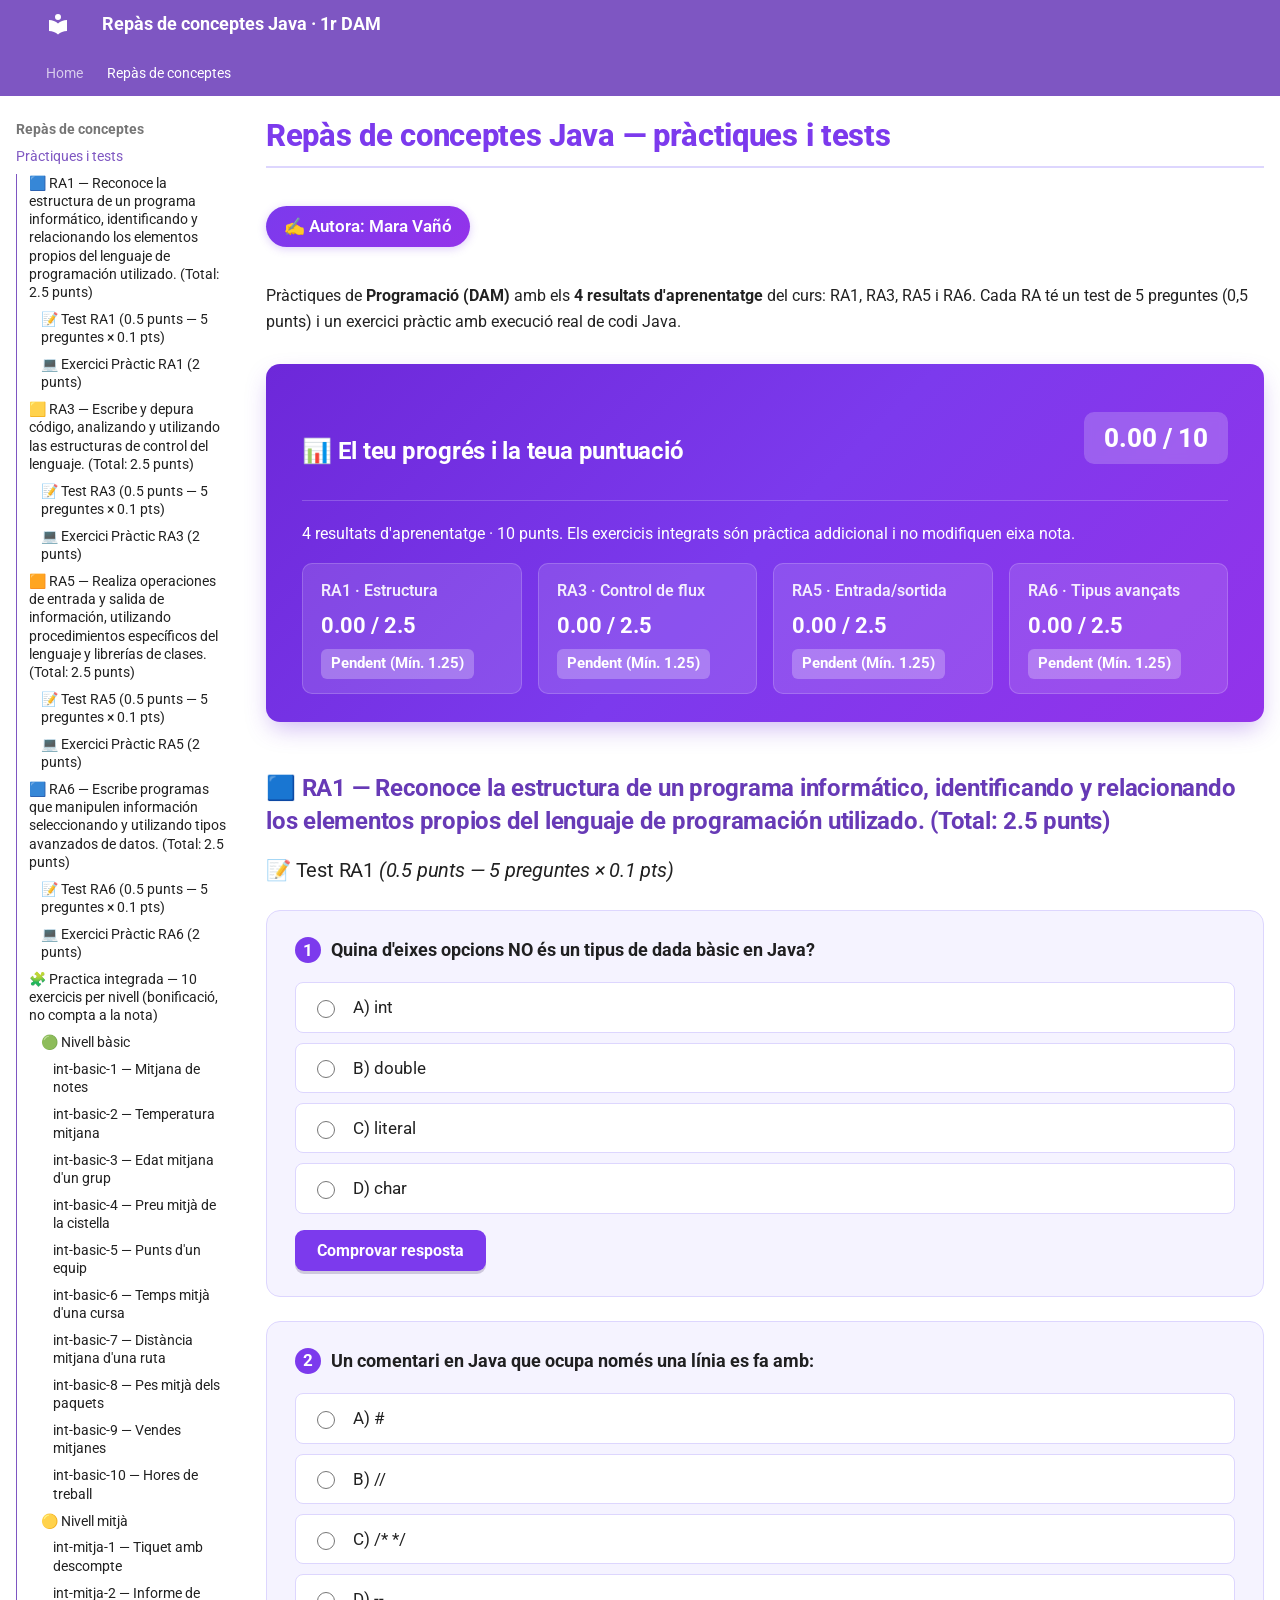
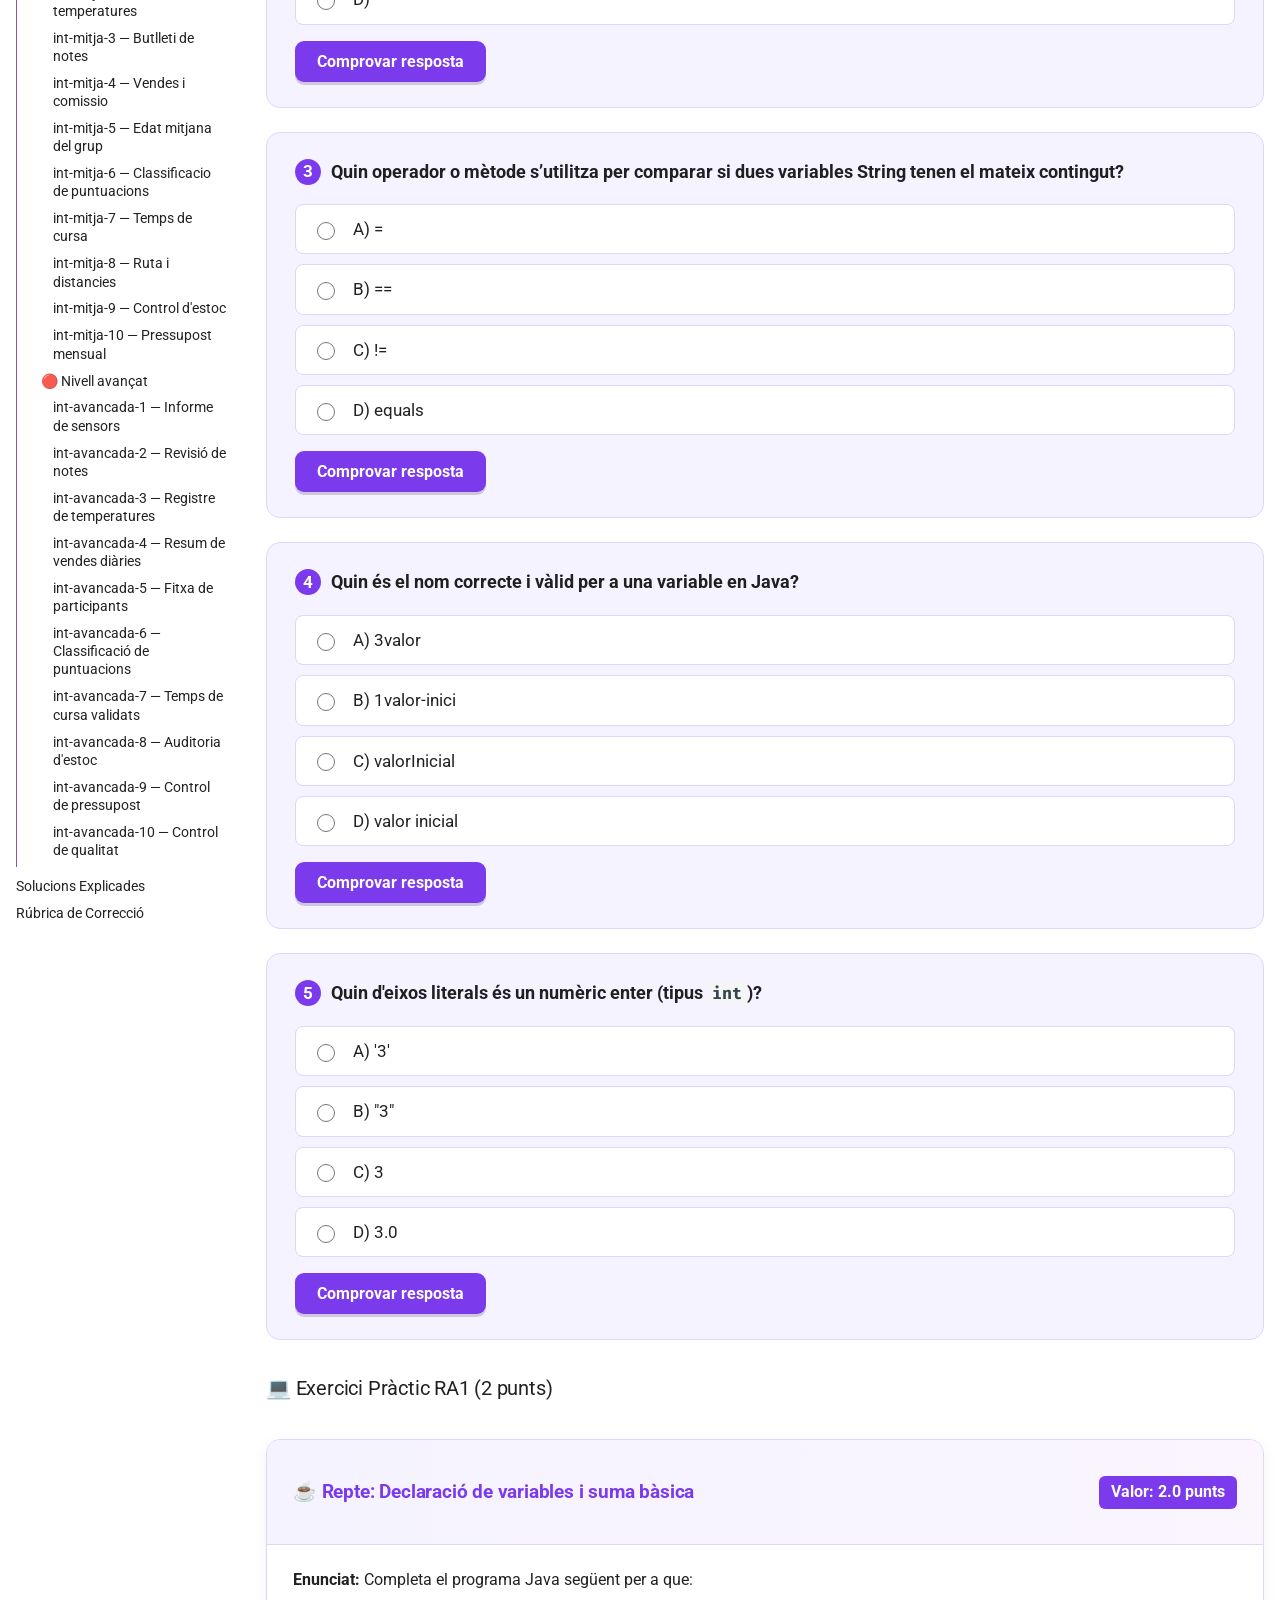
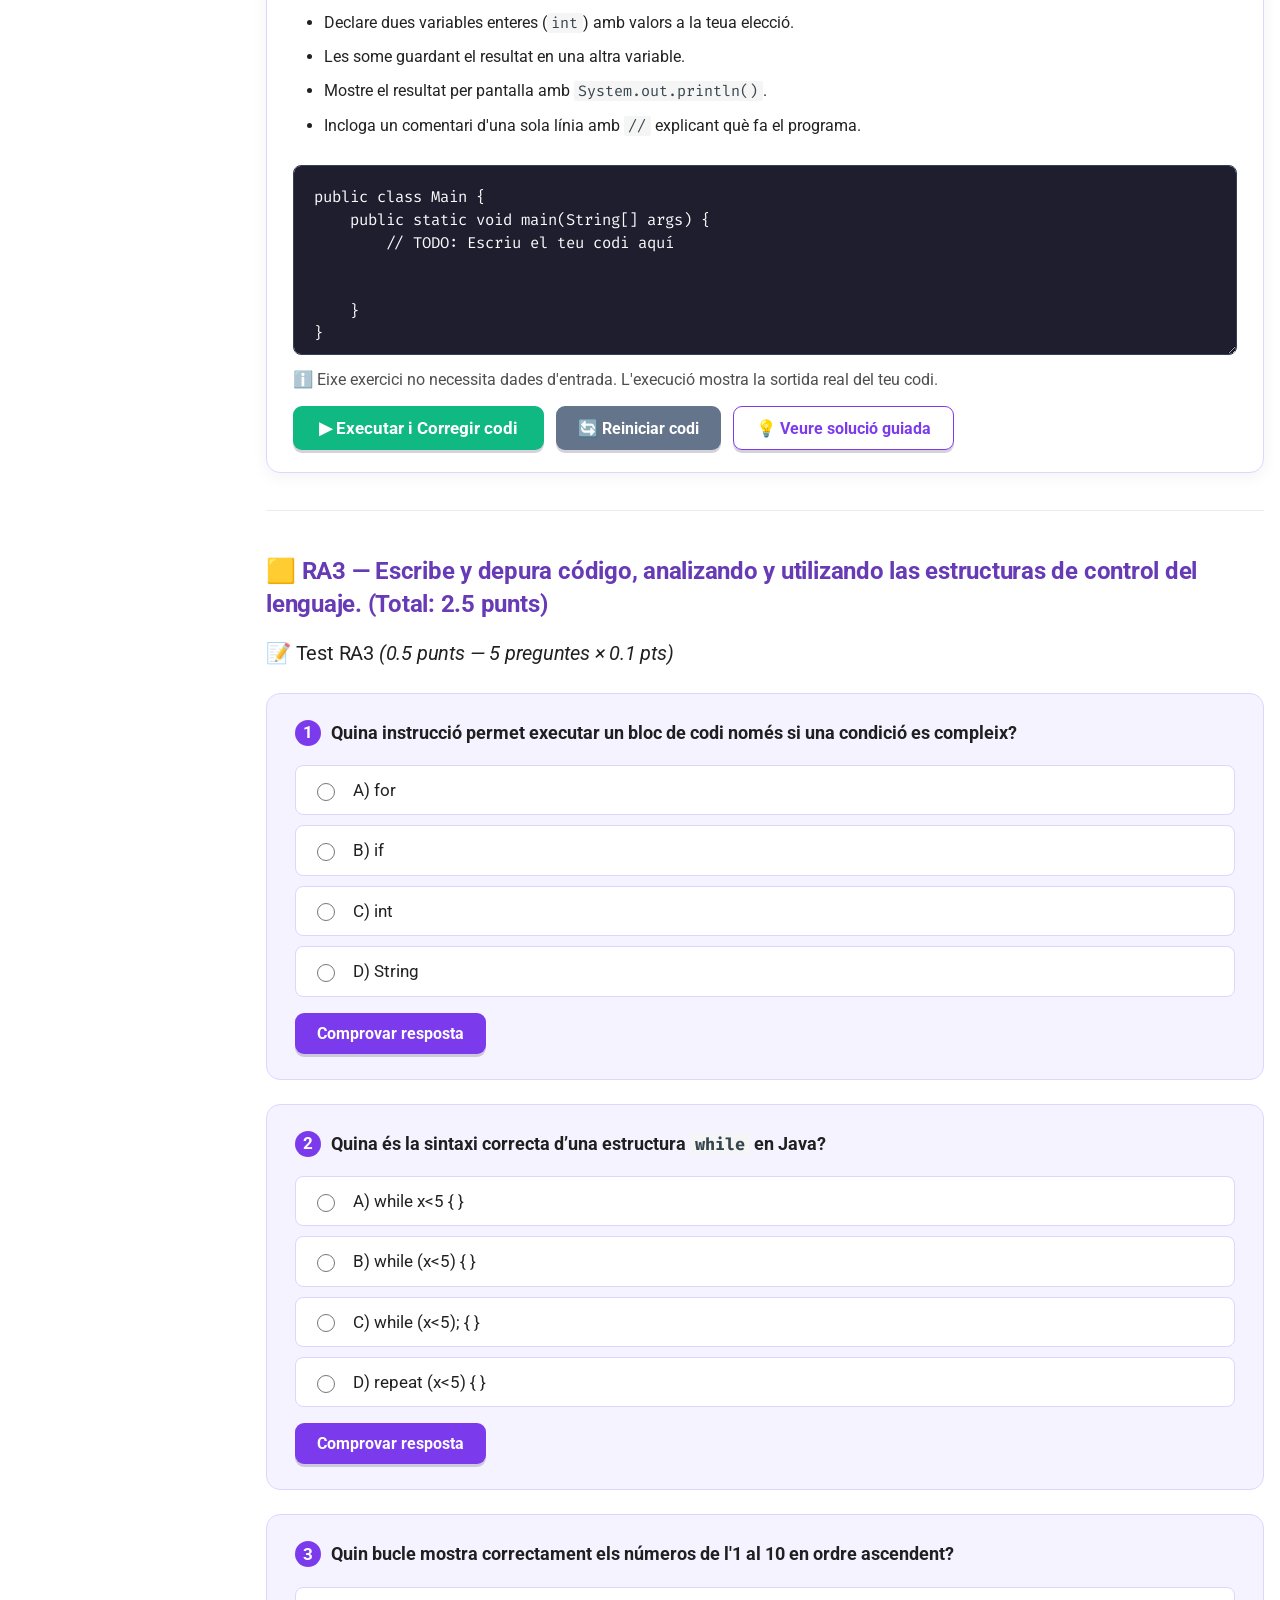
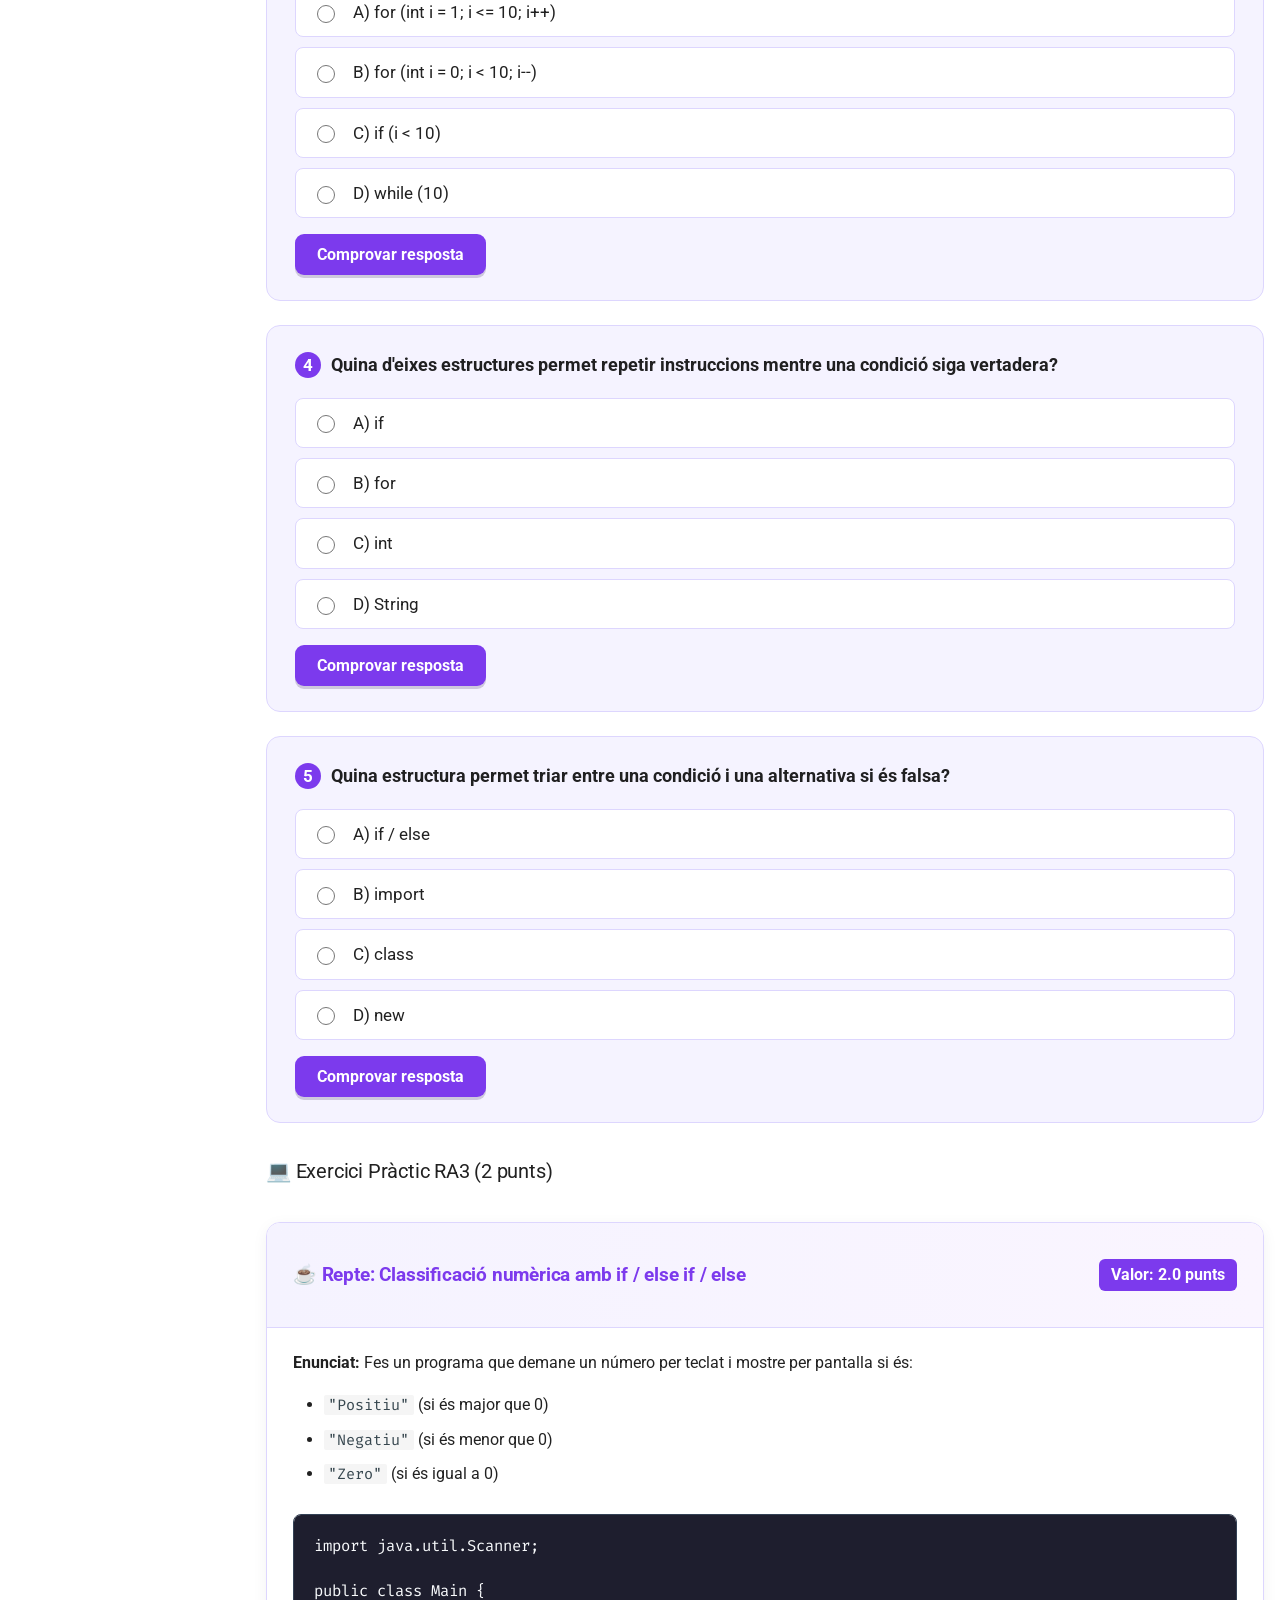
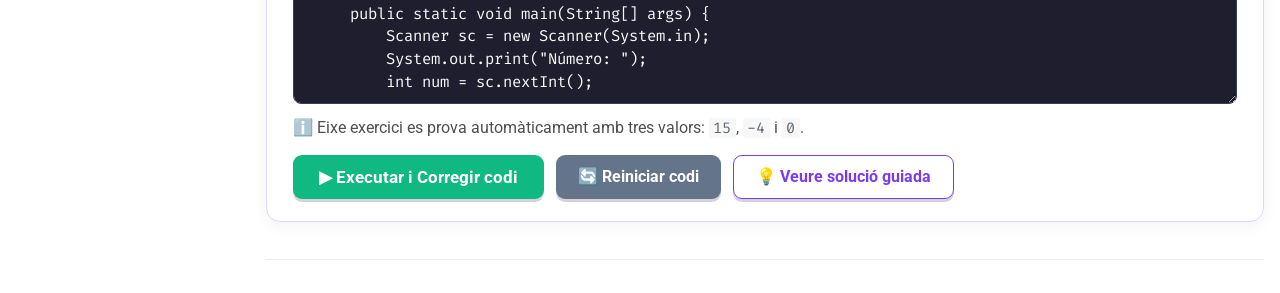
<file: 1eval/examen1e/index.html>
<!doctype html>
<html lang="ca" class="no-js">
  <head>
    
      <meta charset="utf-8">
      <meta name="viewport" content="width=device-width,initial-scale=1">
      
        <meta name="description" content="Pràctiques interactives de programació Java per a 1r de DAM">
      
      
        <meta name="author" content="Mara Vañó">
      
      
        <link rel="canonical" href="https://Mara1978-val.github.io/PracticarConceptesJAVA/1eval/examen1e/">
      
      
      
      
        
      
      
      <link rel="icon" href="../../assets/images/favicon.png">
      <meta name="generator" content="mkdocs-1.6.1, mkdocs-material-9.8.2">
    
    
      
        <title>Repàs de conceptes Java - Repàs de conceptes Java · 1r DAM</title>
      
    
    
      <link rel="stylesheet" href="../../assets/stylesheets/main.57a0d79d.min.css">
      
        
        <link rel="stylesheet" href="../../assets/stylesheets/palette.fb2fffe2.min.css">
      
      


    
    
      
    
    
      
        
        
        <link rel="preconnect" href="https://fonts.gstatic.com" crossorigin>
        <link rel="stylesheet" href="https://fonts.googleapis.com/css?family=Roboto:300,300i,400,400i,700,700i%7CFira+Code:400,400i,700,700i&display=fallback">
        <style>:root{--md-text-font:"Roboto";--md-code-font:"Fira Code"}</style>
      
    
    
      <link rel="stylesheet" href="../../stylesheets/custom.css">
    
    <script>__md_scope=new URL("../..",location),__md_hash=e=>[...e].reduce(((e,_)=>(e<<5)-e+_.charCodeAt(0)),0),__md_get=(e,_=localStorage,t=__md_scope)=>JSON.parse(_.getItem(t.pathname+"."+e)),__md_set=(e,_,t=localStorage,a=__md_scope)=>{try{t.setItem(a.pathname+"."+e,JSON.stringify(_))}catch(e){}}</script>
    
      

    
    
  </head>
  
  
    
    
      
    
    
    
    
    <body dir="ltr" data-md-color-scheme="default" data-md-color-primary="deep-purple" data-md-color-accent="purple">
  
    
    <input class="md-toggle" data-md-toggle="drawer" type="checkbox" id="__drawer" autocomplete="off">
    <input class="md-toggle" data-md-toggle="search" type="checkbox" id="__search" autocomplete="off">
    <label class="md-overlay" for="__drawer"></label>
    <div data-md-component="skip">
      
        
        <a href="#repas-de-conceptes-java" class="md-skip">
          Salta el contingut
        </a>
      
    </div>
    <div data-md-component="announce">
      
    </div>
    
    
      

<header class="md-header" data-md-component="header">
  <nav class="md-header__inner md-grid" aria-label="Capçalera">
    <a href="../.." title="Repàs de conceptes Java · 1r DAM" class="md-header__button md-logo" aria-label="Repàs de conceptes Java · 1r DAM" data-md-component="logo">
      
  
  <svg xmlns="http://www.w3.org/2000/svg" viewBox="0 0 24 24"><path d="M12 8a3 3 0 0 0 3-3 3 3 0 0 0-3-3 3 3 0 0 0-3 3 3 3 0 0 0 3 3m0 3.54C9.64 9.35 6.5 8 3 8v11c3.5 0 6.64 1.35 9 3.54 2.36-2.19 5.5-3.54 9-3.54V8c-3.5 0-6.64 1.35-9 3.54"/></svg>

    </a>
    <label class="md-header__button md-icon" for="__drawer">
      
      <svg xmlns="http://www.w3.org/2000/svg" viewBox="0 0 24 24"><path d="M3 6h18v2H3zm0 5h18v2H3zm0 5h18v2H3z"/></svg>
    </label>
    <div class="md-header__title" data-md-component="header-title">
      <div class="md-header__ellipsis">
        <div class="md-header__topic">
          <span class="md-ellipsis">
            Repàs de conceptes Java · 1r DAM
          </span>
        </div>
        <div class="md-header__topic" data-md-component="header-topic">
          <span class="md-ellipsis">
            
              Repàs de conceptes Java
            
          </span>
        </div>
      </div>
    </div>
    
      
        <form class="md-header__option" data-md-component="palette">
  
    
    
    
    <input class="md-option" data-md-color-media="" data-md-color-scheme="default" data-md-color-primary="deep-purple" data-md-color-accent="purple"  aria-label="Canviar a mode fosc"  type="radio" name="__palette" id="__palette_0">
    
      <label class="md-header__button md-icon" title="Canviar a mode fosc" for="__palette_1" hidden>
        <svg xmlns="http://www.w3.org/2000/svg" viewBox="0 0 24 24"><path d="M12 8a4 4 0 0 0-4 4 4 4 0 0 0 4 4 4 4 0 0 0 4-4 4 4 0 0 0-4-4m0 10a6 6 0 0 1-6-6 6 6 0 0 1 6-6 6 6 0 0 1 6 6 6 6 0 0 1-6 6m8-9.31V4h-4.69L12 .69 8.69 4H4v4.69L.69 12 4 15.31V20h4.69L12 23.31 15.31 20H20v-4.69L23.31 12z"/></svg>
      </label>
    
  
    
    
    
    <input class="md-option" data-md-color-media="" data-md-color-scheme="slate" data-md-color-primary="deep-purple" data-md-color-accent="purple"  aria-label="Canviar a mode clar"  type="radio" name="__palette" id="__palette_1">
    
      <label class="md-header__button md-icon" title="Canviar a mode clar" for="__palette_0" hidden>
        <svg xmlns="http://www.w3.org/2000/svg" viewBox="0 0 24 24"><path d="M12 18c-.89 0-1.74-.2-2.5-.55C11.56 16.5 13 14.42 13 12s-1.44-4.5-3.5-5.45C10.26 6.2 11.11 6 12 6a6 6 0 0 1 6 6 6 6 0 0 1-6 6m8-9.31V4h-4.69L12 .69 8.69 4H4v4.69L.69 12 4 15.31V20h4.69L12 23.31 15.31 20H20v-4.69L23.31 12z"/></svg>
      </label>
    
  
</form>
      
    
    
      <script>var palette=__md_get("__palette");if(palette&&palette.color){if("(prefers-color-scheme)"===palette.color.media){var media=matchMedia("(prefers-color-scheme: light)"),input=document.querySelector(media.matches?"[data-md-color-media='(prefers-color-scheme: light)']":"[data-md-color-media='(prefers-color-scheme: dark)']");palette.color.media=input.getAttribute("data-md-color-media"),palette.color.scheme=input.getAttribute("data-md-color-scheme"),palette.color.primary=input.getAttribute("data-md-color-primary"),palette.color.accent=input.getAttribute("data-md-color-accent")}for(var[key,value]of Object.entries(palette.color))document.body.setAttribute("data-md-color-"+key,value)}</script>
    
    
    
      
      
        <label class="md-header__button md-icon" for="__search">
          
          <svg xmlns="http://www.w3.org/2000/svg" viewBox="0 0 24 24"><path d="M9.5 3A6.5 6.5 0 0 1 16 9.5c0 1.61-.59 3.09-1.56 4.23l.27.27h.79l5 5-1.5 1.5-5-5v-.79l-.27-.27A6.52 6.52 0 0 1 9.5 16 6.5 6.5 0 0 1 3 9.5 6.5 6.5 0 0 1 9.5 3m0 2C7 5 5 7 5 9.5S7 14 9.5 14 14 12 14 9.5 12 5 9.5 5"/></svg>
        </label>
        <div class="md-search" data-md-component="search" role="dialog">
  <label class="md-search__overlay" for="__search"></label>
  <div class="md-search__inner" role="search">
    <form class="md-search__form" name="search">
      <input type="text" class="md-search__input" name="query" aria-label="Cerca" placeholder="Cerca" autocapitalize="off" autocorrect="off" autocomplete="off" spellcheck="false" data-md-component="search-query" required>
      <label class="md-search__icon md-icon" for="__search">
        
        <svg xmlns="http://www.w3.org/2000/svg" viewBox="0 0 24 24"><path d="M9.5 3A6.5 6.5 0 0 1 16 9.5c0 1.61-.59 3.09-1.56 4.23l.27.27h.79l5 5-1.5 1.5-5-5v-.79l-.27-.27A6.52 6.52 0 0 1 9.5 16 6.5 6.5 0 0 1 3 9.5 6.5 6.5 0 0 1 9.5 3m0 2C7 5 5 7 5 9.5S7 14 9.5 14 14 12 14 9.5 12 5 9.5 5"/></svg>
        
        <svg xmlns="http://www.w3.org/2000/svg" viewBox="0 0 24 24"><path d="M20 11v2H8l5.5 5.5-1.42 1.42L4.16 12l7.92-7.92L13.5 5.5 8 11z"/></svg>
      </label>
      <nav class="md-search__options" aria-label="Cerca">
        
        <button type="reset" class="md-search__icon md-icon" title="Neteja" aria-label="Neteja" tabindex="-1">
          
          <svg xmlns="http://www.w3.org/2000/svg" viewBox="0 0 24 24"><path d="M19 6.41 17.59 5 12 10.59 6.41 5 5 6.41 10.59 12 5 17.59 6.41 19 12 13.41 17.59 19 19 17.59 13.41 12z"/></svg>
        </button>
      </nav>
      
        <div class="md-search__suggest" data-md-component="search-suggest"></div>
      
    </form>
    <div class="md-search__output">
      <div class="md-search__scrollwrap" tabindex="0" data-md-scrollfix>
        <div class="md-search-result" data-md-component="search-result">
          <div class="md-search-result__meta">
            Inicialitzant cerca
          </div>
          <ol class="md-search-result__list" role="presentation"></ol>
        </div>
      </div>
    </div>
  </div>
</div>
      
    
    
  </nav>
  
</header>
    
    <div class="md-container" data-md-component="container">
      
      
        
          
            
<nav class="md-tabs" aria-label="Pestanyes" data-md-component="tabs">
  <div class="md-grid">
    <ul class="md-tabs__list">
      
        
  
  
  
  
    <li class="md-tabs__item">
      <a href="../.." class="md-tabs__link">
        
  
  
    
  
  Home

      </a>
    </li>
  

      
        
  
  
  
  
    
    
      <li class="md-tabs__item">
        <a href="../repaso1e/" class="md-tabs__link">
          
  
  
    
  
  Repàs de conceptes

        </a>
      </li>
    
  

      
    </ul>
  </div>
</nav>
          
        
      
      <main class="md-main" data-md-component="main">
        <div class="md-main__inner md-grid">
          
            
              
              <div class="md-sidebar md-sidebar--primary" data-md-component="sidebar" data-md-type="navigation" >
                <div class="md-sidebar__scrollwrap">
                  <div class="md-sidebar__inner">
                    


  


  

<nav class="md-nav md-nav--primary md-nav--lifted md-nav--integrated" aria-label="Navegació" data-md-level="0">
  <label class="md-nav__title" for="__drawer">
    <a href="../.." title="Repàs de conceptes Java · 1r DAM" class="md-nav__button md-logo" aria-label="Repàs de conceptes Java · 1r DAM" data-md-component="logo">
      
  
  <svg xmlns="http://www.w3.org/2000/svg" viewBox="0 0 24 24"><path d="M12 8a3 3 0 0 0 3-3 3 3 0 0 0-3-3 3 3 0 0 0-3 3 3 3 0 0 0 3 3m0 3.54C9.64 9.35 6.5 8 3 8v11c3.5 0 6.64 1.35 9 3.54 2.36-2.19 5.5-3.54 9-3.54V8c-3.5 0-6.64 1.35-9 3.54"/></svg>

    </a>
    Repàs de conceptes Java · 1r DAM
  </label>
  
  <ul class="md-nav__list" data-md-scrollfix>
    
      
      
  
  
  
  
    <li class="md-nav__item">
      <a href="../.." class="md-nav__link">
        
  
  
  <span class="md-ellipsis">
    
  
    Home
  

    
  </span>
  
  

      </a>
    </li>
  

    
      
      
  
  
  
  
    
    
      
        
      
        
      
        
      
    
    
    
      
      
        
      
    
    
    <li class="md-nav__item md-nav__item--nested">
      
        
        
        <input class="md-nav__toggle md-toggle " type="checkbox" id="__nav_2" >
        
          
          <label class="md-nav__link" for="__nav_2" id="__nav_2_label" tabindex="0">
            
  
  
  <span class="md-ellipsis">
    
  
    Repàs de conceptes
  

    
  </span>
  
  

            <span class="md-nav__icon md-icon"></span>
          </label>
        
        <nav class="md-nav" data-md-level="1" aria-labelledby="__nav_2_label" aria-expanded="false">
          <label class="md-nav__title" for="__nav_2">
            <span class="md-nav__icon md-icon"></span>
            
  
    Repàs de conceptes
  

          </label>
          <ul class="md-nav__list" data-md-scrollfix>
            
              
                
  
  
  
  
    <li class="md-nav__item">
      <a href="../repaso1e/" class="md-nav__link">
        
  
  
  <span class="md-ellipsis">
    
  
    Pràctiques i tests
  

    
  </span>
  
  

      </a>
    </li>
  

              
            
              
                
  
  
  
  
    <li class="md-nav__item">
      <a href="../solucions1e/" class="md-nav__link">
        
  
  
  <span class="md-ellipsis">
    
  
    Solucions Explicades
  

    
  </span>
  
  

      </a>
    </li>
  

              
            
              
                
  
  
  
  
    <li class="md-nav__item">
      <a href="../rubrica1e/" class="md-nav__link">
        
  
  
  <span class="md-ellipsis">
    
  
    Rúbrica de Correcció
  

    
  </span>
  
  

      </a>
    </li>
  

              
            
          </ul>
        </nav>
      
    </li>
  

    
  </ul>
</nav>
                  </div>
                </div>
              </div>
            
            
          
          
            <div class="md-content" data-md-component="content">
              
              <article class="md-content__inner md-typeset">
                
                  



<h1 id="repas-de-conceptes-java">Repàs de conceptes Java</h1>
<p>Eixe contingut s'ha mogut a la pàgina <strong><a href="../repaso1e/">Pràctiques i tests</a></strong>.</p>
<p><meta http-equiv="refresh" content="0; url=../repaso1e/"></p>












                
              </article>
            </div>
          
          
  <script>var tabs=__md_get("__tabs");if(Array.isArray(tabs))e:for(var set of document.querySelectorAll(".tabbed-set")){var labels=set.querySelector(".tabbed-labels");for(var tab of tabs)for(var label of labels.getElementsByTagName("label"))if(label.innerText.trim()===tab){var input=document.getElementById(label.htmlFor);input.checked=!0;continue e}}</script>

<script>var target=document.getElementById(location.hash.slice(1));target&&target.name&&(target.checked=target.name.startsWith("__tabbed_"))</script>
        </div>
        
          <button type="button" class="md-top md-icon" data-md-component="top" hidden>
  
  <svg xmlns="http://www.w3.org/2000/svg" viewBox="0 0 24 24"><path d="M13 20h-2V8l-5.5 5.5-1.42-1.42L12 4.16l7.92 7.92-1.42 1.42L13 8z"/></svg>
  Torna a l'inici
</button>
        
      </main>
      
        <footer class="md-footer">
  
  <div class="md-footer-meta md-typeset">
    <div class="md-footer-meta__inner md-grid">
      <div class="md-copyright">
  
  
    Made with
    <a href="https://squidfunk.github.io/mkdocs-material/" target="_blank" rel="noopener">
      Material for MkDocs
    </a>
  
</div>
      
    </div>
  </div>
</footer>
      
    </div>
    <div class="md-dialog" data-md-component="dialog">
      <div class="md-dialog__inner md-typeset"></div>
    </div>
    
    
    
      
      
      <script id="__config" type="application/json">{"annotate": null, "base": "../..", "features": ["navigation.tabs", "navigation.sections", "navigation.indexes", "navigation.top", "toc.integrate", "content.code.copy", "content.tabs.link", "search.highlight", "search.suggest"], "search": "../../assets/javascripts/workers/search.a7633da7.min.js", "tags": null, "translations": {"clipboard.copied": "Copiat al porta-retalls", "clipboard.copy": "C\u00f2pia al porta-retalls", "search.result.more.one": "1 m\u00e9s en aquesta p\u00e0gina", "search.result.more.other": "# m\u00e9s en aquesta p\u00e0gina", "search.result.none": "Cap document coincideix", "search.result.one": "1 document coincident", "search.result.other": "# documents coincidents", "search.result.placeholder": "Escriu per a comen\u00e7ar a cercar", "search.result.term.missing": "Desaparegut", "select.version": "Selecciona la versi\u00f3"}, "version": null}</script>
    
    
      <script src="../../assets/javascripts/bundle.a5f9d56c.min.js"></script>
      
        <script src="../../javascripts/java-interpreter.js"></script>
      
        <script src="../../javascripts/dades/ra1.js"></script>
      
        <script src="../../javascripts/dades/ra3.js"></script>
      
        <script src="../../javascripts/dades/ra5.js"></script>
      
        <script src="../../javascripts/dades/ra6.js"></script>
      
        <script src="../../javascripts/dades/int-basic.js"></script>
      
        <script src="../../javascripts/dades/int-mitja.js"></script>
      
        <script src="../../javascripts/dades/int-avancada.js"></script>
      
        <script src="../../javascripts/simulator.js"></script>
      
        <script src="../../javascripts/valencia-theme.js"></script>
      
    
  </body>
</html>
</file>
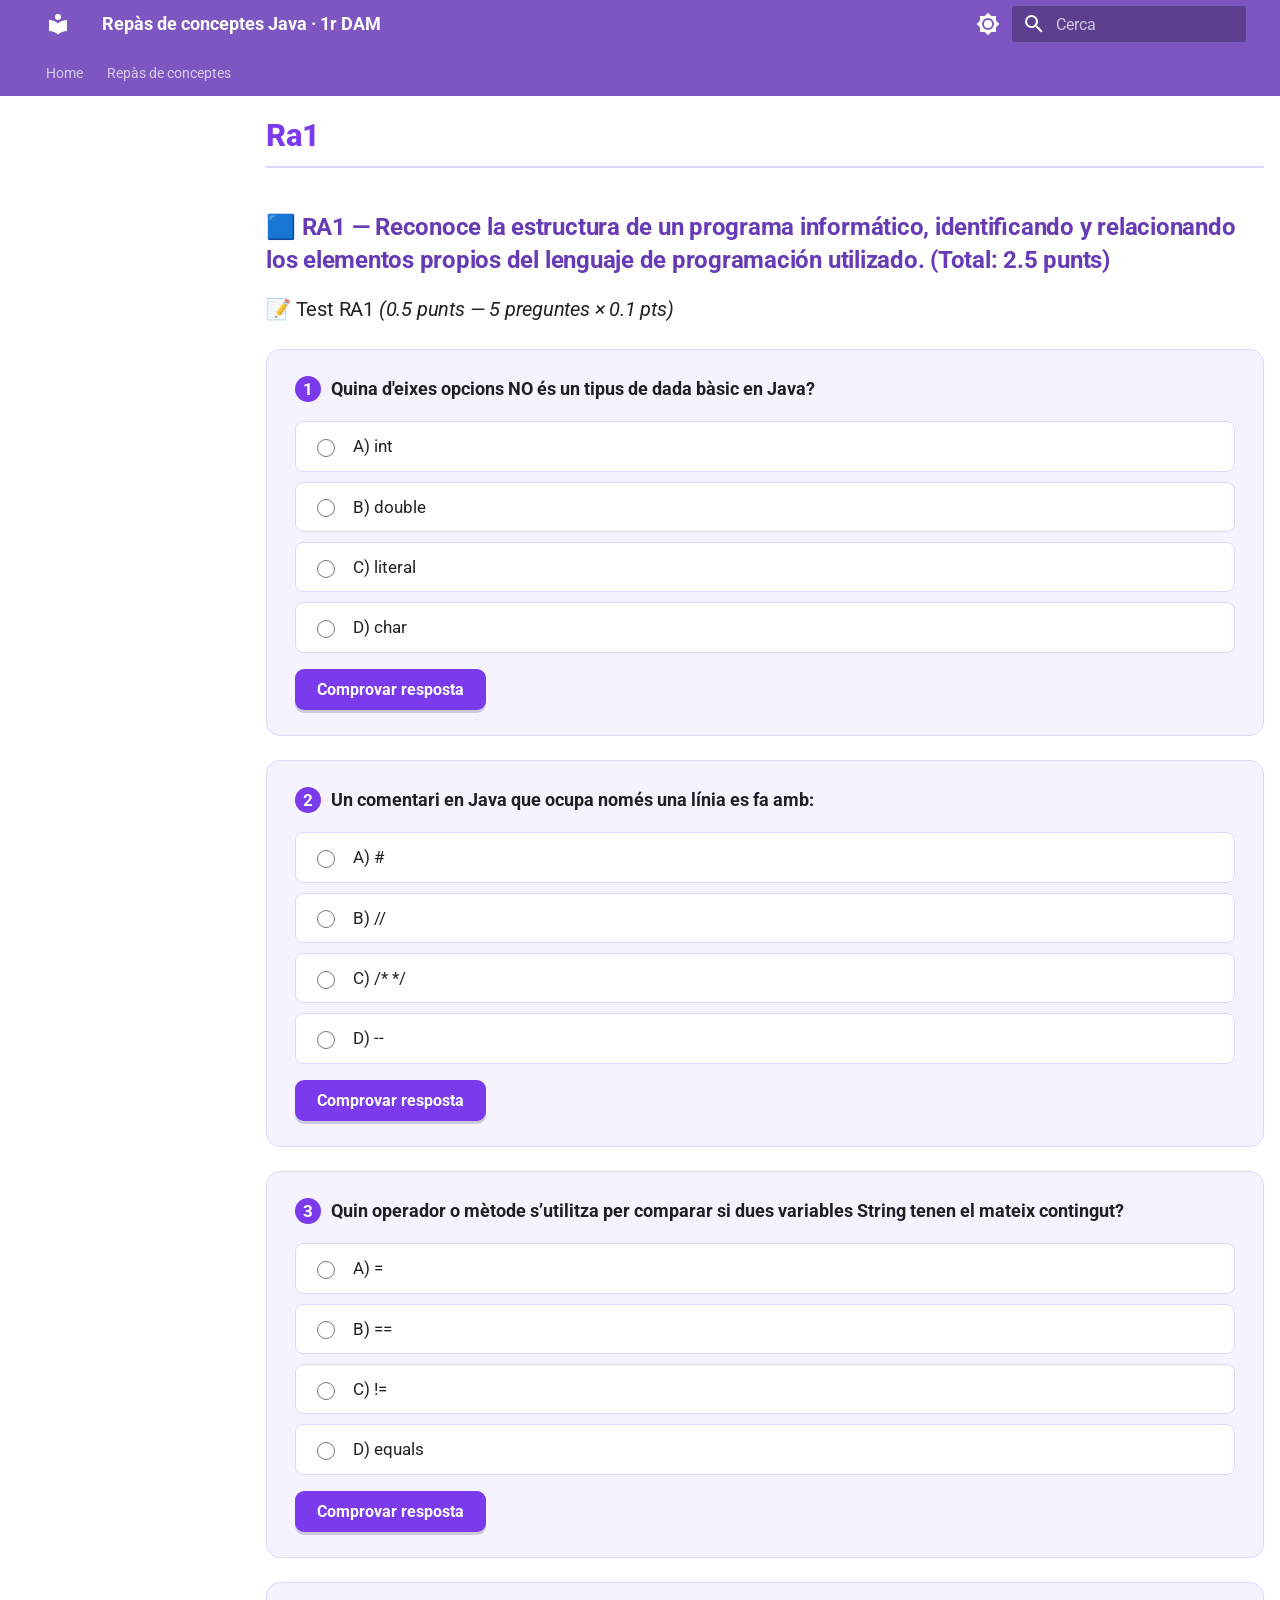
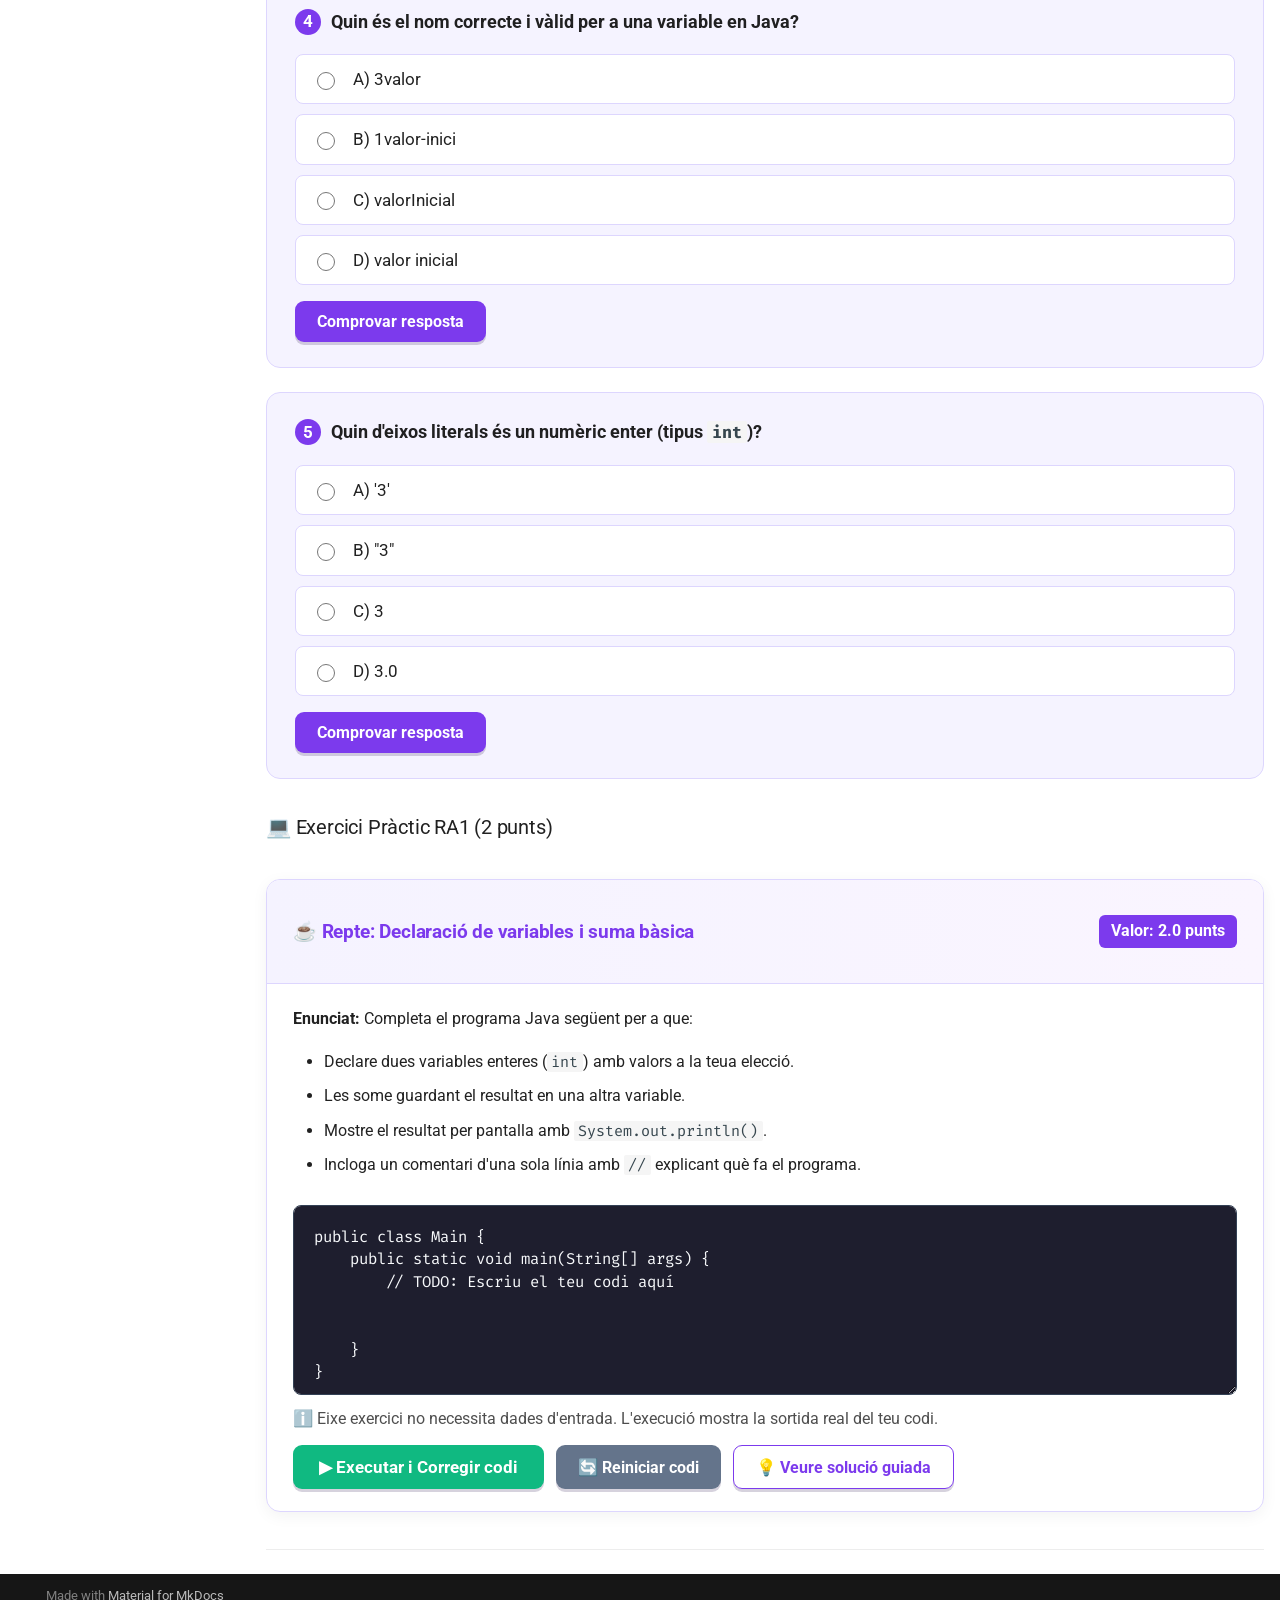
<file: 1eval/ra1/index.html>
<!doctype html>
<html lang="ca" class="no-js">
  <head>
    
      <meta charset="utf-8">
      <meta name="viewport" content="width=device-width,initial-scale=1">
      
        <meta name="description" content="Pràctiques interactives de programació Java per a 1r de DAM">
      
      
        <meta name="author" content="Mara Vañó">
      
      
        <link rel="canonical" href="https://Mara1978-val.github.io/PracticarConceptesJAVA/1eval/ra1/">
      
      
      
      
        
      
      
      <link rel="icon" href="../../assets/images/favicon.png">
      <meta name="generator" content="mkdocs-1.6.1, mkdocs-material-9.8.2">
    
    
      
        <title>Ra1 - Repàs de conceptes Java · 1r DAM</title>
      
    
    
      <link rel="stylesheet" href="../../assets/stylesheets/main.57a0d79d.min.css">
      
        
        <link rel="stylesheet" href="../../assets/stylesheets/palette.fb2fffe2.min.css">
      
      


    
    
      
    
    
      
        
        
        <link rel="preconnect" href="https://fonts.gstatic.com" crossorigin>
        <link rel="stylesheet" href="https://fonts.googleapis.com/css?family=Roboto:300,300i,400,400i,700,700i%7CFira+Code:400,400i,700,700i&display=fallback">
        <style>:root{--md-text-font:"Roboto";--md-code-font:"Fira Code"}</style>
      
    
    
      <link rel="stylesheet" href="../../stylesheets/custom.css">
    
    <script>__md_scope=new URL("../..",location),__md_hash=e=>[...e].reduce(((e,_)=>(e<<5)-e+_.charCodeAt(0)),0),__md_get=(e,_=localStorage,t=__md_scope)=>JSON.parse(_.getItem(t.pathname+"."+e)),__md_set=(e,_,t=localStorage,a=__md_scope)=>{try{t.setItem(a.pathname+"."+e,JSON.stringify(_))}catch(e){}}</script>
    
      

    
    
  </head>
  
  
    
    
      
    
    
    
    
    <body dir="ltr" data-md-color-scheme="default" data-md-color-primary="deep-purple" data-md-color-accent="purple">
  
    
    <input class="md-toggle" data-md-toggle="drawer" type="checkbox" id="__drawer" autocomplete="off">
    <input class="md-toggle" data-md-toggle="search" type="checkbox" id="__search" autocomplete="off">
    <label class="md-overlay" for="__drawer"></label>
    <div data-md-component="skip">
      
        
        <a href="#ra1-reconoce-la-estructura-de-un-programa-informatico-identificando-y-relacionando-los-elementos-propios-del-lenguaje-de-programacion-utilizado-total-25-punts" class="md-skip">
          Salta el contingut
        </a>
      
    </div>
    <div data-md-component="announce">
      
    </div>
    
    
      

<header class="md-header" data-md-component="header">
  <nav class="md-header__inner md-grid" aria-label="Capçalera">
    <a href="../.." title="Repàs de conceptes Java · 1r DAM" class="md-header__button md-logo" aria-label="Repàs de conceptes Java · 1r DAM" data-md-component="logo">
      
  
  <svg xmlns="http://www.w3.org/2000/svg" viewBox="0 0 24 24"><path d="M12 8a3 3 0 0 0 3-3 3 3 0 0 0-3-3 3 3 0 0 0-3 3 3 3 0 0 0 3 3m0 3.54C9.64 9.35 6.5 8 3 8v11c3.5 0 6.64 1.35 9 3.54 2.36-2.19 5.5-3.54 9-3.54V8c-3.5 0-6.64 1.35-9 3.54"/></svg>

    </a>
    <label class="md-header__button md-icon" for="__drawer">
      
      <svg xmlns="http://www.w3.org/2000/svg" viewBox="0 0 24 24"><path d="M3 6h18v2H3zm0 5h18v2H3zm0 5h18v2H3z"/></svg>
    </label>
    <div class="md-header__title" data-md-component="header-title">
      <div class="md-header__ellipsis">
        <div class="md-header__topic">
          <span class="md-ellipsis">
            Repàs de conceptes Java · 1r DAM
          </span>
        </div>
        <div class="md-header__topic" data-md-component="header-topic">
          <span class="md-ellipsis">
            
              Ra1
            
          </span>
        </div>
      </div>
    </div>
    
      
        <form class="md-header__option" data-md-component="palette">
  
    
    
    
    <input class="md-option" data-md-color-media="" data-md-color-scheme="default" data-md-color-primary="deep-purple" data-md-color-accent="purple"  aria-label="Canviar a mode fosc"  type="radio" name="__palette" id="__palette_0">
    
      <label class="md-header__button md-icon" title="Canviar a mode fosc" for="__palette_1" hidden>
        <svg xmlns="http://www.w3.org/2000/svg" viewBox="0 0 24 24"><path d="M12 8a4 4 0 0 0-4 4 4 4 0 0 0 4 4 4 4 0 0 0 4-4 4 4 0 0 0-4-4m0 10a6 6 0 0 1-6-6 6 6 0 0 1 6-6 6 6 0 0 1 6 6 6 6 0 0 1-6 6m8-9.31V4h-4.69L12 .69 8.69 4H4v4.69L.69 12 4 15.31V20h4.69L12 23.31 15.31 20H20v-4.69L23.31 12z"/></svg>
      </label>
    
  
    
    
    
    <input class="md-option" data-md-color-media="" data-md-color-scheme="slate" data-md-color-primary="deep-purple" data-md-color-accent="purple"  aria-label="Canviar a mode clar"  type="radio" name="__palette" id="__palette_1">
    
      <label class="md-header__button md-icon" title="Canviar a mode clar" for="__palette_0" hidden>
        <svg xmlns="http://www.w3.org/2000/svg" viewBox="0 0 24 24"><path d="M12 18c-.89 0-1.74-.2-2.5-.55C11.56 16.5 13 14.42 13 12s-1.44-4.5-3.5-5.45C10.26 6.2 11.11 6 12 6a6 6 0 0 1 6 6 6 6 0 0 1-6 6m8-9.31V4h-4.69L12 .69 8.69 4H4v4.69L.69 12 4 15.31V20h4.69L12 23.31 15.31 20H20v-4.69L23.31 12z"/></svg>
      </label>
    
  
</form>
      
    
    
      <script>var palette=__md_get("__palette");if(palette&&palette.color){if("(prefers-color-scheme)"===palette.color.media){var media=matchMedia("(prefers-color-scheme: light)"),input=document.querySelector(media.matches?"[data-md-color-media='(prefers-color-scheme: light)']":"[data-md-color-media='(prefers-color-scheme: dark)']");palette.color.media=input.getAttribute("data-md-color-media"),palette.color.scheme=input.getAttribute("data-md-color-scheme"),palette.color.primary=input.getAttribute("data-md-color-primary"),palette.color.accent=input.getAttribute("data-md-color-accent")}for(var[key,value]of Object.entries(palette.color))document.body.setAttribute("data-md-color-"+key,value)}</script>
    
    
    
      
      
        <label class="md-header__button md-icon" for="__search">
          
          <svg xmlns="http://www.w3.org/2000/svg" viewBox="0 0 24 24"><path d="M9.5 3A6.5 6.5 0 0 1 16 9.5c0 1.61-.59 3.09-1.56 4.23l.27.27h.79l5 5-1.5 1.5-5-5v-.79l-.27-.27A6.52 6.52 0 0 1 9.5 16 6.5 6.5 0 0 1 3 9.5 6.5 6.5 0 0 1 9.5 3m0 2C7 5 5 7 5 9.5S7 14 9.5 14 14 12 14 9.5 12 5 9.5 5"/></svg>
        </label>
        <div class="md-search" data-md-component="search" role="dialog">
  <label class="md-search__overlay" for="__search"></label>
  <div class="md-search__inner" role="search">
    <form class="md-search__form" name="search">
      <input type="text" class="md-search__input" name="query" aria-label="Cerca" placeholder="Cerca" autocapitalize="off" autocorrect="off" autocomplete="off" spellcheck="false" data-md-component="search-query" required>
      <label class="md-search__icon md-icon" for="__search">
        
        <svg xmlns="http://www.w3.org/2000/svg" viewBox="0 0 24 24"><path d="M9.5 3A6.5 6.5 0 0 1 16 9.5c0 1.61-.59 3.09-1.56 4.23l.27.27h.79l5 5-1.5 1.5-5-5v-.79l-.27-.27A6.52 6.52 0 0 1 9.5 16 6.5 6.5 0 0 1 3 9.5 6.5 6.5 0 0 1 9.5 3m0 2C7 5 5 7 5 9.5S7 14 9.5 14 14 12 14 9.5 12 5 9.5 5"/></svg>
        
        <svg xmlns="http://www.w3.org/2000/svg" viewBox="0 0 24 24"><path d="M20 11v2H8l5.5 5.5-1.42 1.42L4.16 12l7.92-7.92L13.5 5.5 8 11z"/></svg>
      </label>
      <nav class="md-search__options" aria-label="Cerca">
        
        <button type="reset" class="md-search__icon md-icon" title="Neteja" aria-label="Neteja" tabindex="-1">
          
          <svg xmlns="http://www.w3.org/2000/svg" viewBox="0 0 24 24"><path d="M19 6.41 17.59 5 12 10.59 6.41 5 5 6.41 10.59 12 5 17.59 6.41 19 12 13.41 17.59 19 19 17.59 13.41 12z"/></svg>
        </button>
      </nav>
      
        <div class="md-search__suggest" data-md-component="search-suggest"></div>
      
    </form>
    <div class="md-search__output">
      <div class="md-search__scrollwrap" tabindex="0" data-md-scrollfix>
        <div class="md-search-result" data-md-component="search-result">
          <div class="md-search-result__meta">
            Inicialitzant cerca
          </div>
          <ol class="md-search-result__list" role="presentation"></ol>
        </div>
      </div>
    </div>
  </div>
</div>
      
    
    
  </nav>
  
</header>
    
    <div class="md-container" data-md-component="container">
      
      
        
          
            
<nav class="md-tabs" aria-label="Pestanyes" data-md-component="tabs">
  <div class="md-grid">
    <ul class="md-tabs__list">
      
        
  
  
  
  
    <li class="md-tabs__item">
      <a href="../.." class="md-tabs__link">
        
  
  
    
  
  Home

      </a>
    </li>
  

      
        
  
  
  
  
    
    
      <li class="md-tabs__item">
        <a href="../repaso1e/" class="md-tabs__link">
          
  
  
    
  
  Repàs de conceptes

        </a>
      </li>
    
  

      
    </ul>
  </div>
</nav>
          
        
      
      <main class="md-main" data-md-component="main">
        <div class="md-main__inner md-grid">
          
            
              
              <div class="md-sidebar md-sidebar--primary" data-md-component="sidebar" data-md-type="navigation" >
                <div class="md-sidebar__scrollwrap">
                  <div class="md-sidebar__inner">
                    


  


  

<nav class="md-nav md-nav--primary md-nav--lifted md-nav--integrated" aria-label="Navegació" data-md-level="0">
  <label class="md-nav__title" for="__drawer">
    <a href="../.." title="Repàs de conceptes Java · 1r DAM" class="md-nav__button md-logo" aria-label="Repàs de conceptes Java · 1r DAM" data-md-component="logo">
      
  
  <svg xmlns="http://www.w3.org/2000/svg" viewBox="0 0 24 24"><path d="M12 8a3 3 0 0 0 3-3 3 3 0 0 0-3-3 3 3 0 0 0-3 3 3 3 0 0 0 3 3m0 3.54C9.64 9.35 6.5 8 3 8v11c3.5 0 6.64 1.35 9 3.54 2.36-2.19 5.5-3.54 9-3.54V8c-3.5 0-6.64 1.35-9 3.54"/></svg>

    </a>
    Repàs de conceptes Java · 1r DAM
  </label>
  
  <ul class="md-nav__list" data-md-scrollfix>
    
      
      
  
  
  
  
    <li class="md-nav__item">
      <a href="../.." class="md-nav__link">
        
  
  
  <span class="md-ellipsis">
    
  
    Home
  

    
  </span>
  
  

      </a>
    </li>
  

    
      
      
  
  
  
  
    
    
      
        
      
        
      
        
      
    
    
    
      
      
        
      
    
    
    <li class="md-nav__item md-nav__item--nested">
      
        
        
        <input class="md-nav__toggle md-toggle " type="checkbox" id="__nav_2" >
        
          
          <label class="md-nav__link" for="__nav_2" id="__nav_2_label" tabindex="0">
            
  
  
  <span class="md-ellipsis">
    
  
    Repàs de conceptes
  

    
  </span>
  
  

            <span class="md-nav__icon md-icon"></span>
          </label>
        
        <nav class="md-nav" data-md-level="1" aria-labelledby="__nav_2_label" aria-expanded="false">
          <label class="md-nav__title" for="__nav_2">
            <span class="md-nav__icon md-icon"></span>
            
  
    Repàs de conceptes
  

          </label>
          <ul class="md-nav__list" data-md-scrollfix>
            
              
                
  
  
  
  
    <li class="md-nav__item">
      <a href="../repaso1e/" class="md-nav__link">
        
  
  
  <span class="md-ellipsis">
    
  
    Pràctiques i tests
  

    
  </span>
  
  

      </a>
    </li>
  

              
            
              
                
  
  
  
  
    <li class="md-nav__item">
      <a href="../solucions1e/" class="md-nav__link">
        
  
  
  <span class="md-ellipsis">
    
  
    Solucions Explicades
  

    
  </span>
  
  

      </a>
    </li>
  

              
            
              
                
  
  
  
  
    <li class="md-nav__item">
      <a href="../rubrica1e/" class="md-nav__link">
        
  
  
  <span class="md-ellipsis">
    
  
    Rúbrica de Correcció
  

    
  </span>
  
  

      </a>
    </li>
  

              
            
          </ul>
        </nav>
      
    </li>
  

    
  </ul>
</nav>
                  </div>
                </div>
              </div>
            
            
          
          
            <div class="md-content" data-md-component="content">
              
              <article class="md-content__inner md-typeset">
                
                  



  <h1>Ra1</h1>

<h2 id="ra1-reconoce-la-estructura-de-un-programa-informatico-identificando-y-relacionando-los-elementos-propios-del-lenguaje-de-programacion-utilizado-total-25-punts">🟦 RA1 — Reconoce la estructura de un programa informático, identificando y relacionando los elementos propios del lenguaje de programación utilizado. (Total: 2.5 punts)</h2>
<h3 id="test-ra1-05-punts-5-preguntes-01-pts">📝 Test RA1 <em>(0.5 punts — 5 preguntes × 0.1 pts)</em></h3>
<div class="quiz-card" data-ra="ra1" data-qid="ra1-q1">
  <div class="quiz-question-title">
    <span class="quiz-q-num">1</span>
    <span>Quina d'eixes opcions <strong>NO</strong> és un tipus de dada bàsic en Java?</span>
  </div>
  <div class="quiz-options">
    <label class="quiz-option"><input type="radio" name="ra1-q1" value="A"> A) int</label>
    <label class="quiz-option"><input type="radio" name="ra1-q1" value="B"> B) double</label>
    <label class="quiz-option"><input type="radio" name="ra1-q1" value="C"> C) literal</label>
    <label class="quiz-option"><input type="radio" name="ra1-q1" value="D"> D) char</label>
  </div>
  <button type="button" class="quiz-btn-check">Comprovar resposta</button>
  <div class="quiz-feedback"></div>
</div>

<!-- Qn -->

<div class="quiz-card" data-ra="ra1" data-qid="ra1-q2">
  <div class="quiz-question-title">
    <span class="quiz-q-num">2</span>
    <span>Un <strong>comentari</strong> en Java que ocupa només una línia es fa amb:</span>
  </div>
  <div class="quiz-options">
    <label class="quiz-option"><input type="radio" name="ra1-q2" value="A"> A) #</label>
    <label class="quiz-option"><input type="radio" name="ra1-q2" value="B"> B) //</label>
    <label class="quiz-option"><input type="radio" name="ra1-q2" value="C"> C) /* */</label>
    <label class="quiz-option"><input type="radio" name="ra1-q2" value="D"> D) --</label>
  </div>
  <button type="button" class="quiz-btn-check">Comprovar resposta</button>
  <div class="quiz-feedback"></div>
</div>

<!-- Qn -->

<div class="quiz-card" data-ra="ra1" data-qid="ra1-q3">
  <div class="quiz-question-title">
    <span class="quiz-q-num">3</span>
    <span>Quin operador o mètode s’utilitza per comparar si dues <strong>variables String</strong> tenen el mateix contingut?</span>
  </div>
  <div class="quiz-options">
    <label class="quiz-option"><input type="radio" name="ra1-q3" value="A"> A) =</label>
    <label class="quiz-option"><input type="radio" name="ra1-q3" value="B"> B) ==</label>
    <label class="quiz-option"><input type="radio" name="ra1-q3" value="C"> C) !=</label>
    <label class="quiz-option"><input type="radio" name="ra1-q3" value="D"> D) equals</label>
  </div>
  <button type="button" class="quiz-btn-check">Comprovar resposta</button>
  <div class="quiz-feedback"></div>
</div>

<!-- Qn -->

<div class="quiz-card" data-ra="ra1" data-qid="ra1-q4">
  <div class="quiz-question-title">
    <span class="quiz-q-num">4</span>
    <span>Quin és el nom correcte i vàlid per a una <strong>variable</strong> en Java?</span>
  </div>
  <div class="quiz-options">
    <label class="quiz-option"><input type="radio" name="ra1-q4" value="A"> A) 3valor</label>
    <label class="quiz-option"><input type="radio" name="ra1-q4" value="B"> B) 1valor-inici</label>
    <label class="quiz-option"><input type="radio" name="ra1-q4" value="C"> C) valorInicial</label>
    <label class="quiz-option"><input type="radio" name="ra1-q4" value="D"> D) valor inicial</label>
  </div>
  <button type="button" class="quiz-btn-check">Comprovar resposta</button>
  <div class="quiz-feedback"></div>
</div>

<!-- Qn -->

<div class="quiz-card" data-ra="ra1" data-qid="ra1-q5">
  <div class="quiz-question-title">
    <span class="quiz-q-num">5</span>
    <span>Quin d'eixos literals és un <strong>numèric enter</strong> (tipus <code>int</code>)?</span>
  </div>
  <div class="quiz-options">
    <label class="quiz-option"><input type="radio" name="ra1-q5" value="A"> A) '3'</label>
    <label class="quiz-option"><input type="radio" name="ra1-q5" value="B"> B) "3"</label>
    <label class="quiz-option"><input type="radio" name="ra1-q5" value="C"> C) 3</label>
    <label class="quiz-option"><input type="radio" name="ra1-q5" value="D"> D) 3.0</label>
  </div>
  <button type="button" class="quiz-btn-check">Comprovar resposta</button>
  <div class="quiz-feedback"></div>
</div>

<h3 id="exercici-practic-ra1-2-punts">💻 Exercici Pràctic RA1 (2 punts)</h3>
<div class="java-exercise-card" data-ex-id="ex-ra1">
  <div class="java-ex-header">
    <h4 class="java-ex-title">☕ Repte: Declaració de variables i suma bàsica</h4>
    <span class="java-ex-score-tag">Valor: 2.0 punts</span>
  </div>
  <div class="java-ex-desc">
    <strong>Enunciat:</strong> Completa el programa Java següent per a que:
    <ul>
      <li>Declare dues variables enteres (<code>int</code>) amb valors a la teua elecció.</li>
      <li>Les some guardant el resultat en una altra variable.</li>
      <li>Mostre el resultat per pantalla amb <code>System.out.println()</code>.</li>
      <li>Incloga un comentari d'una sola línia amb <code>//</code> explicant què fa el programa.</li>
    </ul>
  </div>
  <div class="java-editor-wrapper">
    <textarea class="java-code-area" spellcheck="false">
public class Main {
    public static void main(String[] args) {
        // TODO: Escriu el teu codi aquí


    }
}
    </textarea>
    <p class="java-run-note">ℹ️ Eixe exercici no necessita dades d'entrada. L'execució mostra la sortida real del teu codi.</p>
    <div class="java-ex-actions">
      <button type="button" class="btn-run">▶ Executar i Corregir codi</button>
      <button type="button" class="btn-reset">🔄 Reiniciar codi</button>
      <button type="button" class="btn-solution">💡 Veure solució guiada</button>
    </div>

    <div class="terminal-window">
      <div class="terminal-header">
        <span class="terminal-dot dot-red"></span>
        <span class="terminal-dot dot-yellow"></span>
        <span class="terminal-dot dot-green"></span>
        <span class="terminal-title">Consola de Sortida Java</span>
      </div>
      <div class="terminal-body"></div>
    </div>

    <div class="pedagogical-feedback"></div>

    <div class="solution-box">
      <strong>💡 Solució de referència comentada:</strong>
<div class="language-java highlight"><pre><span></span><code><span id="__span-0-1"><a id="__codelineno-0-1" name="__codelineno-0-1" href="#__codelineno-0-1"></a><span class="kd">public</span><span class="w"> </span><span class="kd">class</span> <span class="nc">Main</span><span class="w"> </span><span class="p">{</span>
</span><span id="__span-0-2"><a id="__codelineno-0-2" name="__codelineno-0-2" href="#__codelineno-0-2"></a><span class="w">    </span><span class="kd">public</span><span class="w"> </span><span class="kd">static</span><span class="w"> </span><span class="kt">void</span><span class="w"> </span><span class="nf">main</span><span class="p">(</span><span class="n">String</span><span class="o">[]</span><span class="w"> </span><span class="n">args</span><span class="p">)</span><span class="w"> </span><span class="p">{</span>
</span><span id="__span-0-3"><a id="__codelineno-0-3" name="__codelineno-0-3" href="#__codelineno-0-3"></a><span class="w">        </span><span class="c1">// Comentari: Suma de dues variables enteres</span>
</span><span id="__span-0-4"><a id="__codelineno-0-4" name="__codelineno-0-4" href="#__codelineno-0-4"></a><span class="w">        </span><span class="kt">int</span><span class="w"> </span><span class="n">a</span><span class="w"> </span><span class="o">=</span><span class="w"> </span><span class="mi">5</span><span class="p">;</span>
</span><span id="__span-0-5"><a id="__codelineno-0-5" name="__codelineno-0-5" href="#__codelineno-0-5"></a><span class="w">        </span><span class="kt">int</span><span class="w"> </span><span class="n">b</span><span class="w"> </span><span class="o">=</span><span class="w"> </span><span class="mi">7</span><span class="p">;</span>
</span><span id="__span-0-6"><a id="__codelineno-0-6" name="__codelineno-0-6" href="#__codelineno-0-6"></a><span class="w">        </span><span class="kt">int</span><span class="w"> </span><span class="n">suma</span><span class="w"> </span><span class="o">=</span><span class="w"> </span><span class="n">a</span><span class="w"> </span><span class="o">+</span><span class="w"> </span><span class="n">b</span><span class="p">;</span>
</span><span id="__span-0-7"><a id="__codelineno-0-7" name="__codelineno-0-7" href="#__codelineno-0-7"></a><span class="w">        </span><span class="n">System</span><span class="p">.</span><span class="na">out</span><span class="p">.</span><span class="na">println</span><span class="p">(</span><span class="s">"La suma és "</span><span class="w"> </span><span class="o">+</span><span class="w"> </span><span class="n">suma</span><span class="p">);</span>
</span><span id="__span-0-8"><a id="__codelineno-0-8" name="__codelineno-0-8" href="#__codelineno-0-8"></a><span class="w">    </span><span class="p">}</span>
</span><span id="__span-0-9"><a id="__codelineno-0-9" name="__codelineno-0-9" href="#__codelineno-0-9"></a><span class="p">}</span>
</span></code></pre></div>
    </div>
  </div>
</div>

<hr />












                
              </article>
            </div>
          
          
  <script>var tabs=__md_get("__tabs");if(Array.isArray(tabs))e:for(var set of document.querySelectorAll(".tabbed-set")){var labels=set.querySelector(".tabbed-labels");for(var tab of tabs)for(var label of labels.getElementsByTagName("label"))if(label.innerText.trim()===tab){var input=document.getElementById(label.htmlFor);input.checked=!0;continue e}}</script>

<script>var target=document.getElementById(location.hash.slice(1));target&&target.name&&(target.checked=target.name.startsWith("__tabbed_"))</script>
        </div>
        
          <button type="button" class="md-top md-icon" data-md-component="top" hidden>
  
  <svg xmlns="http://www.w3.org/2000/svg" viewBox="0 0 24 24"><path d="M13 20h-2V8l-5.5 5.5-1.42-1.42L12 4.16l7.92 7.92-1.42 1.42L13 8z"/></svg>
  Torna a l'inici
</button>
        
      </main>
      
        <footer class="md-footer">
  
  <div class="md-footer-meta md-typeset">
    <div class="md-footer-meta__inner md-grid">
      <div class="md-copyright">
  
  
    Made with
    <a href="https://squidfunk.github.io/mkdocs-material/" target="_blank" rel="noopener">
      Material for MkDocs
    </a>
  
</div>
      
    </div>
  </div>
</footer>
      
    </div>
    <div class="md-dialog" data-md-component="dialog">
      <div class="md-dialog__inner md-typeset"></div>
    </div>
    
    
    
      
      
      <script id="__config" type="application/json">{"annotate": null, "base": "../..", "features": ["navigation.tabs", "navigation.sections", "navigation.indexes", "navigation.top", "toc.integrate", "content.code.copy", "content.tabs.link", "search.highlight", "search.suggest"], "search": "../../assets/javascripts/workers/search.a7633da7.min.js", "tags": null, "translations": {"clipboard.copied": "Copiat al porta-retalls", "clipboard.copy": "C\u00f2pia al porta-retalls", "search.result.more.one": "1 m\u00e9s en aquesta p\u00e0gina", "search.result.more.other": "# m\u00e9s en aquesta p\u00e0gina", "search.result.none": "Cap document coincideix", "search.result.one": "1 document coincident", "search.result.other": "# documents coincidents", "search.result.placeholder": "Escriu per a comen\u00e7ar a cercar", "search.result.term.missing": "Desaparegut", "select.version": "Selecciona la versi\u00f3"}, "version": null}</script>
    
    
      <script src="../../assets/javascripts/bundle.a5f9d56c.min.js"></script>
      
        <script src="../../javascripts/java-interpreter.js"></script>
      
        <script src="../../javascripts/dades/ra1.js"></script>
      
        <script src="../../javascripts/dades/ra3.js"></script>
      
        <script src="../../javascripts/dades/ra5.js"></script>
      
        <script src="../../javascripts/dades/ra6.js"></script>
      
        <script src="../../javascripts/dades/int-basic.js"></script>
      
        <script src="../../javascripts/dades/int-mitja.js"></script>
      
        <script src="../../javascripts/dades/int-avancada.js"></script>
      
        <script src="../../javascripts/simulator.js"></script>
      
        <script src="../../javascripts/valencia-theme.js"></script>
      
    
  </body>
</html>
</file>
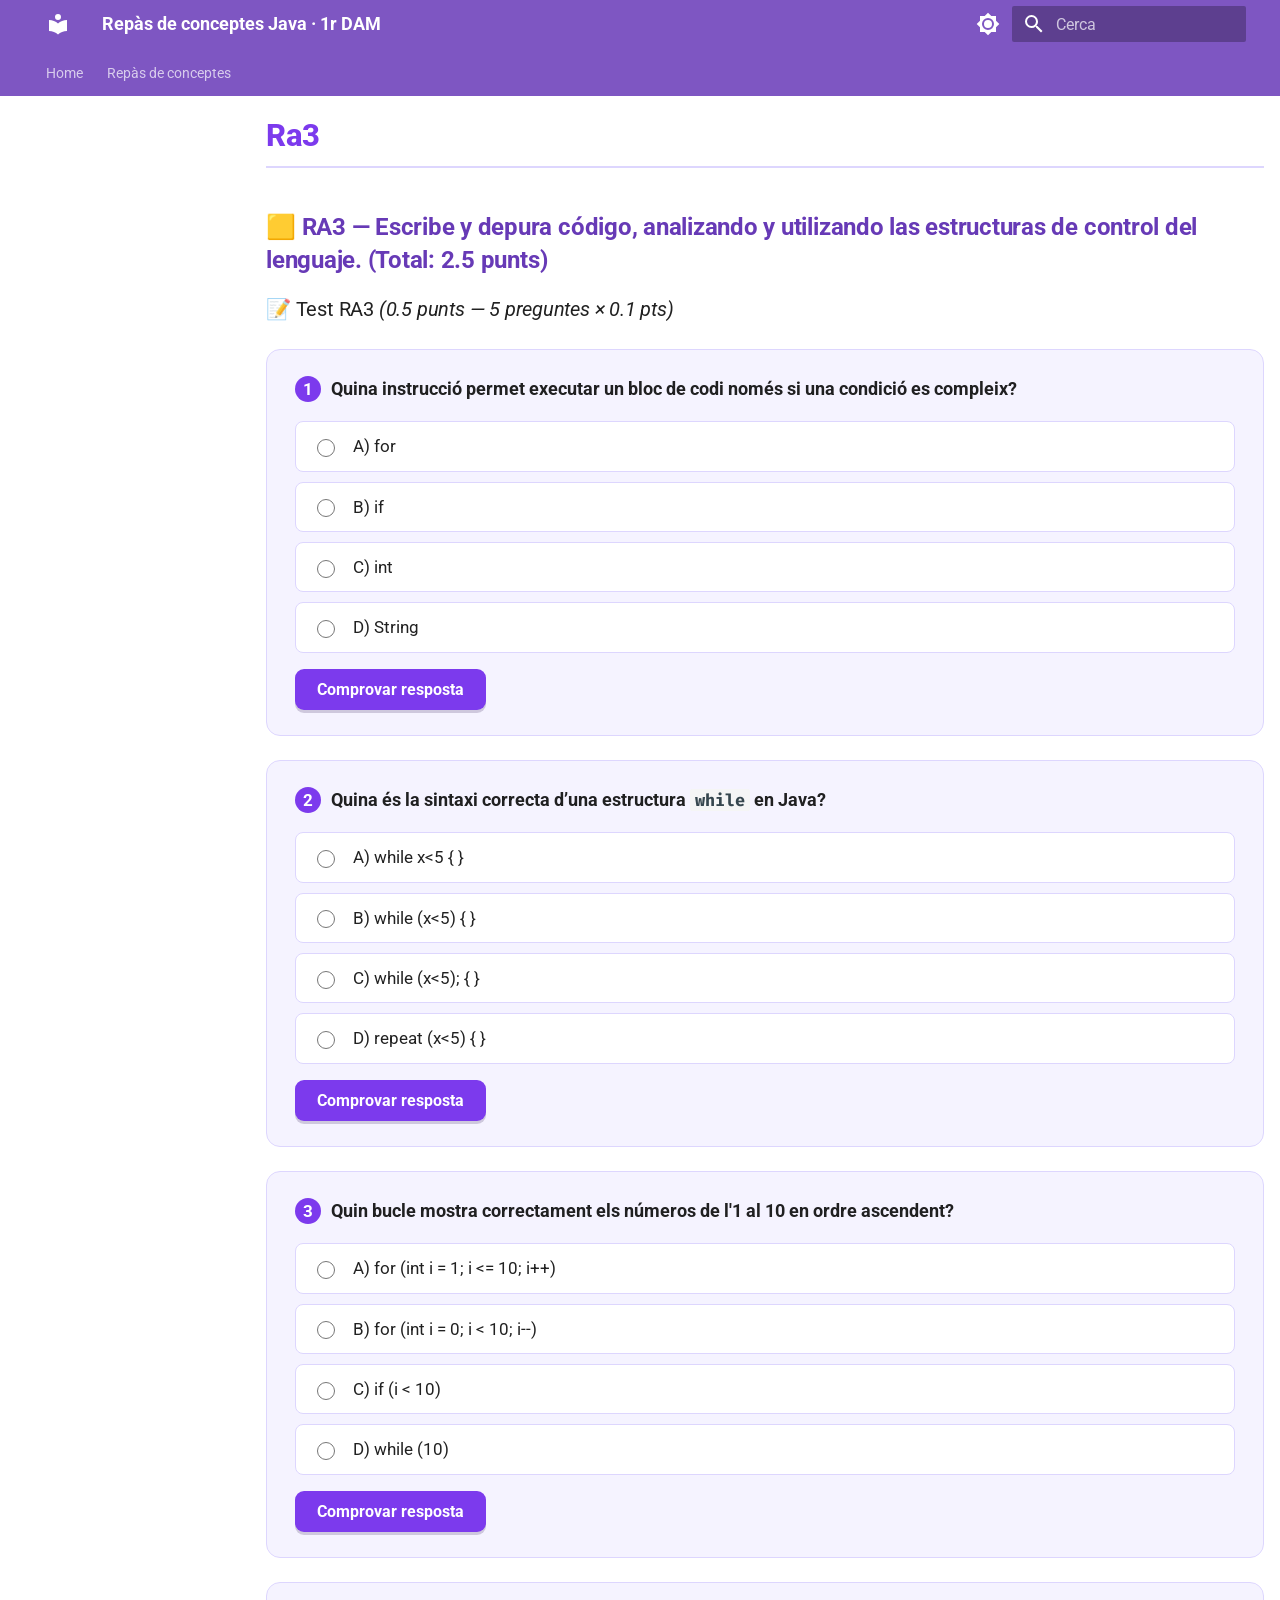
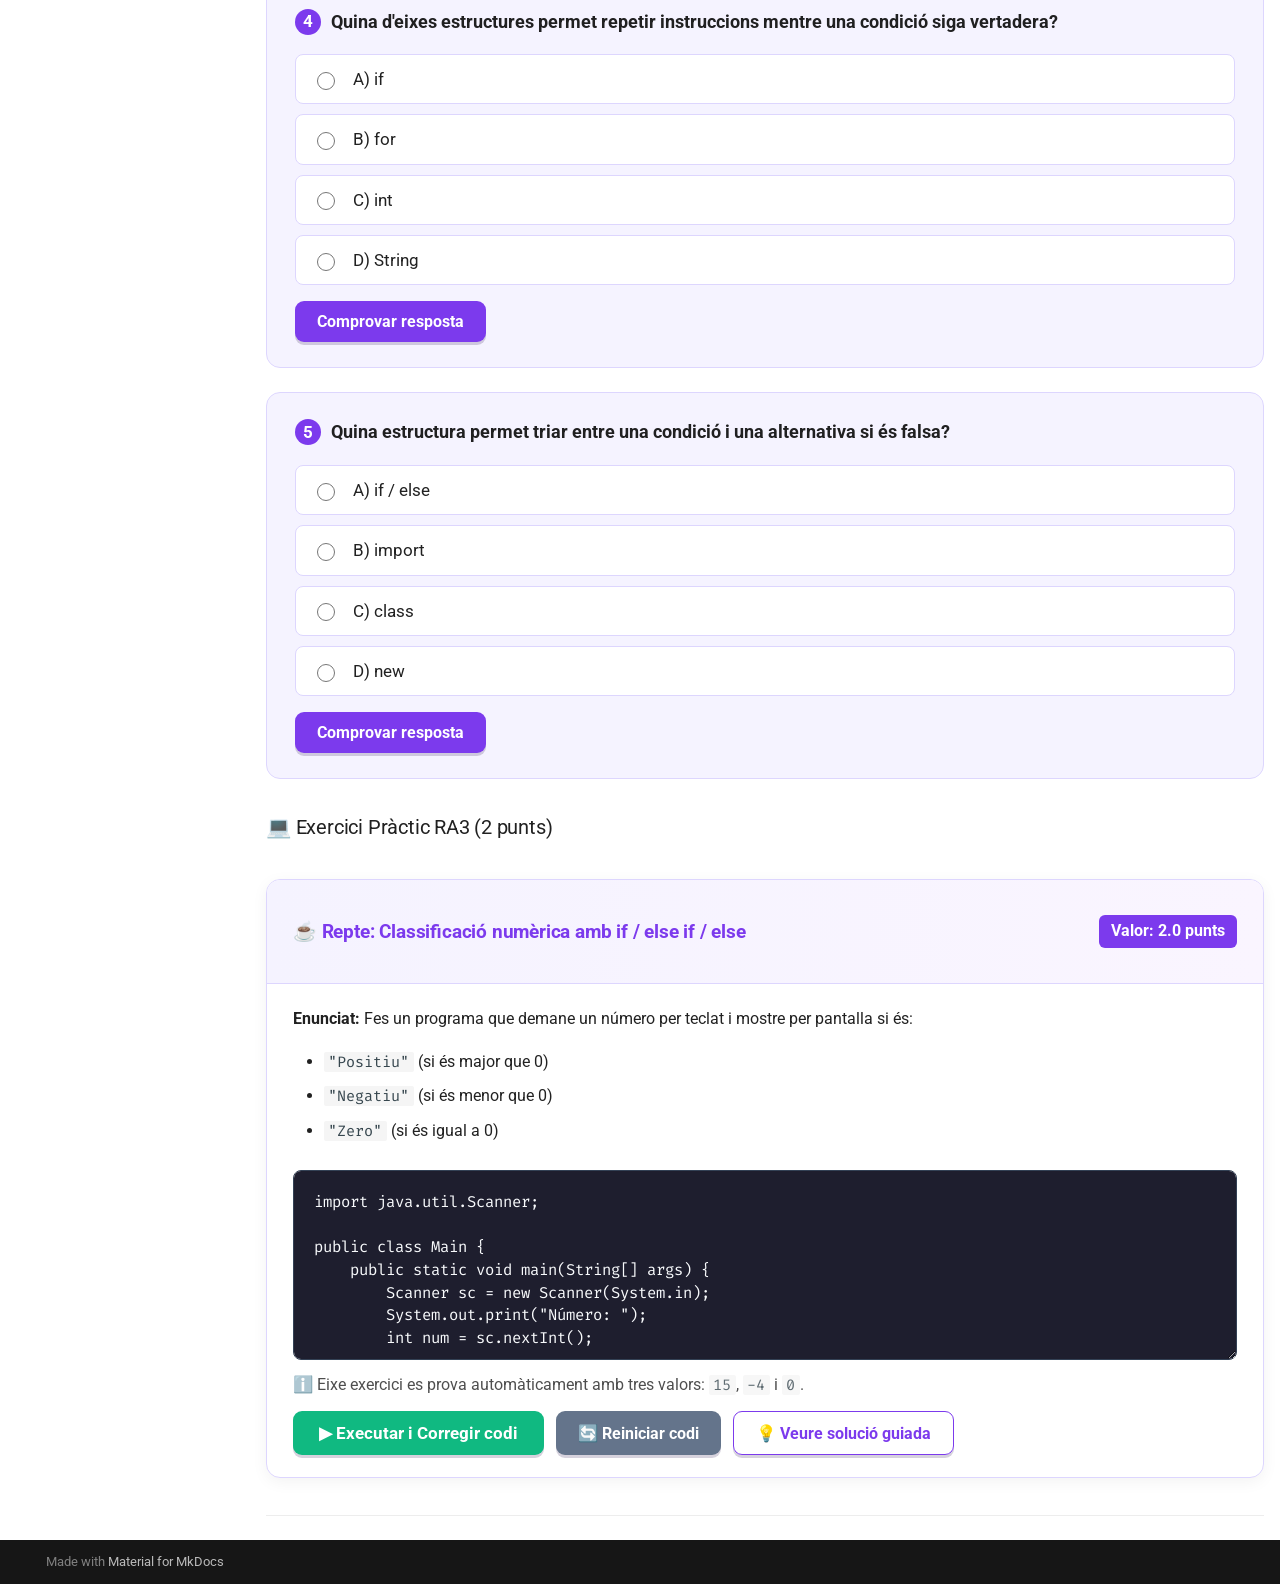
<file: 1eval/ra3/index.html>
<!doctype html>
<html lang="ca" class="no-js">
  <head>
    
      <meta charset="utf-8">
      <meta name="viewport" content="width=device-width,initial-scale=1">
      
        <meta name="description" content="Pràctiques interactives de programació Java per a 1r de DAM">
      
      
        <meta name="author" content="Mara Vañó">
      
      
        <link rel="canonical" href="https://Mara1978-val.github.io/PracticarConceptesJAVA/1eval/ra3/">
      
      
      
      
        
      
      
      <link rel="icon" href="../../assets/images/favicon.png">
      <meta name="generator" content="mkdocs-1.6.1, mkdocs-material-9.8.2">
    
    
      
        <title>Ra3 - Repàs de conceptes Java · 1r DAM</title>
      
    
    
      <link rel="stylesheet" href="../../assets/stylesheets/main.57a0d79d.min.css">
      
        
        <link rel="stylesheet" href="../../assets/stylesheets/palette.fb2fffe2.min.css">
      
      


    
    
      
    
    
      
        
        
        <link rel="preconnect" href="https://fonts.gstatic.com" crossorigin>
        <link rel="stylesheet" href="https://fonts.googleapis.com/css?family=Roboto:300,300i,400,400i,700,700i%7CFira+Code:400,400i,700,700i&display=fallback">
        <style>:root{--md-text-font:"Roboto";--md-code-font:"Fira Code"}</style>
      
    
    
      <link rel="stylesheet" href="../../stylesheets/custom.css">
    
    <script>__md_scope=new URL("../..",location),__md_hash=e=>[...e].reduce(((e,_)=>(e<<5)-e+_.charCodeAt(0)),0),__md_get=(e,_=localStorage,t=__md_scope)=>JSON.parse(_.getItem(t.pathname+"."+e)),__md_set=(e,_,t=localStorage,a=__md_scope)=>{try{t.setItem(a.pathname+"."+e,JSON.stringify(_))}catch(e){}}</script>
    
      

    
    
  </head>
  
  
    
    
      
    
    
    
    
    <body dir="ltr" data-md-color-scheme="default" data-md-color-primary="deep-purple" data-md-color-accent="purple">
  
    
    <input class="md-toggle" data-md-toggle="drawer" type="checkbox" id="__drawer" autocomplete="off">
    <input class="md-toggle" data-md-toggle="search" type="checkbox" id="__search" autocomplete="off">
    <label class="md-overlay" for="__drawer"></label>
    <div data-md-component="skip">
      
        
        <a href="#ra3-escribe-y-depura-codigo-analizando-y-utilizando-las-estructuras-de-control-del-lenguaje-total-25-punts" class="md-skip">
          Salta el contingut
        </a>
      
    </div>
    <div data-md-component="announce">
      
    </div>
    
    
      

<header class="md-header" data-md-component="header">
  <nav class="md-header__inner md-grid" aria-label="Capçalera">
    <a href="../.." title="Repàs de conceptes Java · 1r DAM" class="md-header__button md-logo" aria-label="Repàs de conceptes Java · 1r DAM" data-md-component="logo">
      
  
  <svg xmlns="http://www.w3.org/2000/svg" viewBox="0 0 24 24"><path d="M12 8a3 3 0 0 0 3-3 3 3 0 0 0-3-3 3 3 0 0 0-3 3 3 3 0 0 0 3 3m0 3.54C9.64 9.35 6.5 8 3 8v11c3.5 0 6.64 1.35 9 3.54 2.36-2.19 5.5-3.54 9-3.54V8c-3.5 0-6.64 1.35-9 3.54"/></svg>

    </a>
    <label class="md-header__button md-icon" for="__drawer">
      
      <svg xmlns="http://www.w3.org/2000/svg" viewBox="0 0 24 24"><path d="M3 6h18v2H3zm0 5h18v2H3zm0 5h18v2H3z"/></svg>
    </label>
    <div class="md-header__title" data-md-component="header-title">
      <div class="md-header__ellipsis">
        <div class="md-header__topic">
          <span class="md-ellipsis">
            Repàs de conceptes Java · 1r DAM
          </span>
        </div>
        <div class="md-header__topic" data-md-component="header-topic">
          <span class="md-ellipsis">
            
              Ra3
            
          </span>
        </div>
      </div>
    </div>
    
      
        <form class="md-header__option" data-md-component="palette">
  
    
    
    
    <input class="md-option" data-md-color-media="" data-md-color-scheme="default" data-md-color-primary="deep-purple" data-md-color-accent="purple"  aria-label="Canviar a mode fosc"  type="radio" name="__palette" id="__palette_0">
    
      <label class="md-header__button md-icon" title="Canviar a mode fosc" for="__palette_1" hidden>
        <svg xmlns="http://www.w3.org/2000/svg" viewBox="0 0 24 24"><path d="M12 8a4 4 0 0 0-4 4 4 4 0 0 0 4 4 4 4 0 0 0 4-4 4 4 0 0 0-4-4m0 10a6 6 0 0 1-6-6 6 6 0 0 1 6-6 6 6 0 0 1 6 6 6 6 0 0 1-6 6m8-9.31V4h-4.69L12 .69 8.69 4H4v4.69L.69 12 4 15.31V20h4.69L12 23.31 15.31 20H20v-4.69L23.31 12z"/></svg>
      </label>
    
  
    
    
    
    <input class="md-option" data-md-color-media="" data-md-color-scheme="slate" data-md-color-primary="deep-purple" data-md-color-accent="purple"  aria-label="Canviar a mode clar"  type="radio" name="__palette" id="__palette_1">
    
      <label class="md-header__button md-icon" title="Canviar a mode clar" for="__palette_0" hidden>
        <svg xmlns="http://www.w3.org/2000/svg" viewBox="0 0 24 24"><path d="M12 18c-.89 0-1.74-.2-2.5-.55C11.56 16.5 13 14.42 13 12s-1.44-4.5-3.5-5.45C10.26 6.2 11.11 6 12 6a6 6 0 0 1 6 6 6 6 0 0 1-6 6m8-9.31V4h-4.69L12 .69 8.69 4H4v4.69L.69 12 4 15.31V20h4.69L12 23.31 15.31 20H20v-4.69L23.31 12z"/></svg>
      </label>
    
  
</form>
      
    
    
      <script>var palette=__md_get("__palette");if(palette&&palette.color){if("(prefers-color-scheme)"===palette.color.media){var media=matchMedia("(prefers-color-scheme: light)"),input=document.querySelector(media.matches?"[data-md-color-media='(prefers-color-scheme: light)']":"[data-md-color-media='(prefers-color-scheme: dark)']");palette.color.media=input.getAttribute("data-md-color-media"),palette.color.scheme=input.getAttribute("data-md-color-scheme"),palette.color.primary=input.getAttribute("data-md-color-primary"),palette.color.accent=input.getAttribute("data-md-color-accent")}for(var[key,value]of Object.entries(palette.color))document.body.setAttribute("data-md-color-"+key,value)}</script>
    
    
    
      
      
        <label class="md-header__button md-icon" for="__search">
          
          <svg xmlns="http://www.w3.org/2000/svg" viewBox="0 0 24 24"><path d="M9.5 3A6.5 6.5 0 0 1 16 9.5c0 1.61-.59 3.09-1.56 4.23l.27.27h.79l5 5-1.5 1.5-5-5v-.79l-.27-.27A6.52 6.52 0 0 1 9.5 16 6.5 6.5 0 0 1 3 9.5 6.5 6.5 0 0 1 9.5 3m0 2C7 5 5 7 5 9.5S7 14 9.5 14 14 12 14 9.5 12 5 9.5 5"/></svg>
        </label>
        <div class="md-search" data-md-component="search" role="dialog">
  <label class="md-search__overlay" for="__search"></label>
  <div class="md-search__inner" role="search">
    <form class="md-search__form" name="search">
      <input type="text" class="md-search__input" name="query" aria-label="Cerca" placeholder="Cerca" autocapitalize="off" autocorrect="off" autocomplete="off" spellcheck="false" data-md-component="search-query" required>
      <label class="md-search__icon md-icon" for="__search">
        
        <svg xmlns="http://www.w3.org/2000/svg" viewBox="0 0 24 24"><path d="M9.5 3A6.5 6.5 0 0 1 16 9.5c0 1.61-.59 3.09-1.56 4.23l.27.27h.79l5 5-1.5 1.5-5-5v-.79l-.27-.27A6.52 6.52 0 0 1 9.5 16 6.5 6.5 0 0 1 3 9.5 6.5 6.5 0 0 1 9.5 3m0 2C7 5 5 7 5 9.5S7 14 9.5 14 14 12 14 9.5 12 5 9.5 5"/></svg>
        
        <svg xmlns="http://www.w3.org/2000/svg" viewBox="0 0 24 24"><path d="M20 11v2H8l5.5 5.5-1.42 1.42L4.16 12l7.92-7.92L13.5 5.5 8 11z"/></svg>
      </label>
      <nav class="md-search__options" aria-label="Cerca">
        
        <button type="reset" class="md-search__icon md-icon" title="Neteja" aria-label="Neteja" tabindex="-1">
          
          <svg xmlns="http://www.w3.org/2000/svg" viewBox="0 0 24 24"><path d="M19 6.41 17.59 5 12 10.59 6.41 5 5 6.41 10.59 12 5 17.59 6.41 19 12 13.41 17.59 19 19 17.59 13.41 12z"/></svg>
        </button>
      </nav>
      
        <div class="md-search__suggest" data-md-component="search-suggest"></div>
      
    </form>
    <div class="md-search__output">
      <div class="md-search__scrollwrap" tabindex="0" data-md-scrollfix>
        <div class="md-search-result" data-md-component="search-result">
          <div class="md-search-result__meta">
            Inicialitzant cerca
          </div>
          <ol class="md-search-result__list" role="presentation"></ol>
        </div>
      </div>
    </div>
  </div>
</div>
      
    
    
  </nav>
  
</header>
    
    <div class="md-container" data-md-component="container">
      
      
        
          
            
<nav class="md-tabs" aria-label="Pestanyes" data-md-component="tabs">
  <div class="md-grid">
    <ul class="md-tabs__list">
      
        
  
  
  
  
    <li class="md-tabs__item">
      <a href="../.." class="md-tabs__link">
        
  
  
    
  
  Home

      </a>
    </li>
  

      
        
  
  
  
  
    
    
      <li class="md-tabs__item">
        <a href="../repaso1e/" class="md-tabs__link">
          
  
  
    
  
  Repàs de conceptes

        </a>
      </li>
    
  

      
    </ul>
  </div>
</nav>
          
        
      
      <main class="md-main" data-md-component="main">
        <div class="md-main__inner md-grid">
          
            
              
              <div class="md-sidebar md-sidebar--primary" data-md-component="sidebar" data-md-type="navigation" >
                <div class="md-sidebar__scrollwrap">
                  <div class="md-sidebar__inner">
                    


  


  

<nav class="md-nav md-nav--primary md-nav--lifted md-nav--integrated" aria-label="Navegació" data-md-level="0">
  <label class="md-nav__title" for="__drawer">
    <a href="../.." title="Repàs de conceptes Java · 1r DAM" class="md-nav__button md-logo" aria-label="Repàs de conceptes Java · 1r DAM" data-md-component="logo">
      
  
  <svg xmlns="http://www.w3.org/2000/svg" viewBox="0 0 24 24"><path d="M12 8a3 3 0 0 0 3-3 3 3 0 0 0-3-3 3 3 0 0 0-3 3 3 3 0 0 0 3 3m0 3.54C9.64 9.35 6.5 8 3 8v11c3.5 0 6.64 1.35 9 3.54 2.36-2.19 5.5-3.54 9-3.54V8c-3.5 0-6.64 1.35-9 3.54"/></svg>

    </a>
    Repàs de conceptes Java · 1r DAM
  </label>
  
  <ul class="md-nav__list" data-md-scrollfix>
    
      
      
  
  
  
  
    <li class="md-nav__item">
      <a href="../.." class="md-nav__link">
        
  
  
  <span class="md-ellipsis">
    
  
    Home
  

    
  </span>
  
  

      </a>
    </li>
  

    
      
      
  
  
  
  
    
    
      
        
      
        
      
        
      
    
    
    
      
      
        
      
    
    
    <li class="md-nav__item md-nav__item--nested">
      
        
        
        <input class="md-nav__toggle md-toggle " type="checkbox" id="__nav_2" >
        
          
          <label class="md-nav__link" for="__nav_2" id="__nav_2_label" tabindex="0">
            
  
  
  <span class="md-ellipsis">
    
  
    Repàs de conceptes
  

    
  </span>
  
  

            <span class="md-nav__icon md-icon"></span>
          </label>
        
        <nav class="md-nav" data-md-level="1" aria-labelledby="__nav_2_label" aria-expanded="false">
          <label class="md-nav__title" for="__nav_2">
            <span class="md-nav__icon md-icon"></span>
            
  
    Repàs de conceptes
  

          </label>
          <ul class="md-nav__list" data-md-scrollfix>
            
              
                
  
  
  
  
    <li class="md-nav__item">
      <a href="../repaso1e/" class="md-nav__link">
        
  
  
  <span class="md-ellipsis">
    
  
    Pràctiques i tests
  

    
  </span>
  
  

      </a>
    </li>
  

              
            
              
                
  
  
  
  
    <li class="md-nav__item">
      <a href="../solucions1e/" class="md-nav__link">
        
  
  
  <span class="md-ellipsis">
    
  
    Solucions Explicades
  

    
  </span>
  
  

      </a>
    </li>
  

              
            
              
                
  
  
  
  
    <li class="md-nav__item">
      <a href="../rubrica1e/" class="md-nav__link">
        
  
  
  <span class="md-ellipsis">
    
  
    Rúbrica de Correcció
  

    
  </span>
  
  

      </a>
    </li>
  

              
            
          </ul>
        </nav>
      
    </li>
  

    
  </ul>
</nav>
                  </div>
                </div>
              </div>
            
            
          
          
            <div class="md-content" data-md-component="content">
              
              <article class="md-content__inner md-typeset">
                
                  



  <h1>Ra3</h1>

<h2 id="ra3-escribe-y-depura-codigo-analizando-y-utilizando-las-estructuras-de-control-del-lenguaje-total-25-punts">🟨 RA3 — Escribe y depura código, analizando y utilizando las estructuras de control del lenguaje. (Total: 2.5 punts)</h2>
<h3 id="test-ra3-05-punts-5-preguntes-01-pts">📝 Test RA3 <em>(0.5 punts — 5 preguntes × 0.1 pts)</em></h3>
<div class="quiz-card" data-ra="ra3" data-qid="ra3-q1">
  <div class="quiz-question-title">
    <span class="quiz-q-num">1</span>
    <span>Quina instrucció permet executar un bloc de codi només si una condició es compleix?</span>
  </div>
  <div class="quiz-options">
    <label class="quiz-option"><input type="radio" name="ra3-q1" value="A"> A) for</label>
    <label class="quiz-option"><input type="radio" name="ra3-q1" value="B"> B) if</label>
    <label class="quiz-option"><input type="radio" name="ra3-q1" value="C"> C) int</label>
    <label class="quiz-option"><input type="radio" name="ra3-q1" value="D"> D) String</label>
  </div>
  <button type="button" class="quiz-btn-check">Comprovar resposta</button>
  <div class="quiz-feedback"></div>
</div>

<!-- Qn -->

<div class="quiz-card" data-ra="ra3" data-qid="ra3-q2">
  <div class="quiz-question-title">
    <span class="quiz-q-num">2</span>
    <span>Quina és la sintaxi correcta d’una estructura <code>while</code> en Java?</span>
  </div>
  <div class="quiz-options">
    <label class="quiz-option"><input type="radio" name="ra3-q2" value="A"> A) while x&lt;5 { }</label>
    <label class="quiz-option"><input type="radio" name="ra3-q2" value="B"> B) while (x&lt;5) { }</label>
    <label class="quiz-option"><input type="radio" name="ra3-q2" value="C"> C) while (x&lt;5); { }</label>
    <label class="quiz-option"><input type="radio" name="ra3-q2" value="D"> D) repeat (x&lt;5) { }</label>
  </div>
  <button type="button" class="quiz-btn-check">Comprovar resposta</button>
  <div class="quiz-feedback"></div>
</div>

<!-- Qn -->

<div class="quiz-card" data-ra="ra3" data-qid="ra3-q3">
  <div class="quiz-question-title">
    <span class="quiz-q-num">3</span>
    <span>Quin bucle mostra correctament els números de l'1 al 10 en ordre ascendent?</span>
  </div>
  <div class="quiz-options">
    <label class="quiz-option"><input type="radio" name="ra3-q3" value="A"> A) for (int i = 1; i &lt;= 10; i++)</label>
    <label class="quiz-option"><input type="radio" name="ra3-q3" value="B"> B) for (int i = 0; i &lt; 10; i--)</label>
    <label class="quiz-option"><input type="radio" name="ra3-q3" value="C"> C) if (i &lt; 10)</label>
    <label class="quiz-option"><input type="radio" name="ra3-q3" value="D"> D) while (10)</label>
  </div>
  <button type="button" class="quiz-btn-check">Comprovar resposta</button>
  <div class="quiz-feedback"></div>
</div>

<!-- Qn -->

<div class="quiz-card" data-ra="ra3" data-qid="ra3-q4">
  <div class="quiz-question-title">
    <span class="quiz-q-num">4</span>
    <span>Quina d'eixes estructures permet repetir instruccions mentre una condició siga vertadera?</span>
  </div>
  <div class="quiz-options">
    <label class="quiz-option"><input type="radio" name="ra3-q4" value="A"> A) if</label>
    <label class="quiz-option"><input type="radio" name="ra3-q4" value="B"> B) for</label>
    <label class="quiz-option"><input type="radio" name="ra3-q4" value="C"> C) int</label>
    <label class="quiz-option"><input type="radio" name="ra3-q4" value="D"> D) String</label>
  </div>
  <button type="button" class="quiz-btn-check">Comprovar resposta</button>
  <div class="quiz-feedback"></div>
</div>

<!-- Qn -->

<div class="quiz-card" data-ra="ra3" data-qid="ra3-q5">
  <div class="quiz-question-title">
    <span class="quiz-q-num">5</span>
    <span>Quina estructura permet triar entre una condició i una alternativa si és falsa?</span>
  </div>
  <div class="quiz-options">
    <label class="quiz-option"><input type="radio" name="ra3-q5" value="A"> A) if / else</label>
    <label class="quiz-option"><input type="radio" name="ra3-q5" value="B"> B) import</label>
    <label class="quiz-option"><input type="radio" name="ra3-q5" value="C"> C) class</label>
    <label class="quiz-option"><input type="radio" name="ra3-q5" value="D"> D) new</label>
  </div>
  <button type="button" class="quiz-btn-check">Comprovar resposta</button>
  <div class="quiz-feedback"></div>
</div>

<h3 id="exercici-practic-ra3-2-punts">💻 Exercici Pràctic RA3 (2 punts)</h3>
<div class="java-exercise-card" data-ex-id="ex-ra3">
  <div class="java-ex-header">
    <h4 class="java-ex-title">☕ Repte: Classificació numèrica amb if / else if / else</h4>
    <span class="java-ex-score-tag">Valor: 2.0 punts</span>
  </div>
  <div class="java-ex-desc">
    <strong>Enunciat:</strong> Fes un programa que demane un número per teclat i mostre per pantalla si és:
    <ul>
      <li><code>"Positiu"</code> (si és major que 0)</li>
      <li><code>"Negatiu"</code> (si és menor que 0)</li>
      <li><code>"Zero"</code> (si és igual a 0)</li>
    </ul>
  </div>
  <div class="java-editor-wrapper">
    <textarea class="java-code-area" spellcheck="false">
import java.util.Scanner;

public class Main {
    public static void main(String[] args) {
        Scanner sc = new Scanner(System.in);
        System.out.print("Número: ");
        int num = sc.nextInt();

        // TODO: Escriu l'estructura if / else if / else


    }
}
    </textarea>
    <p class="java-run-note">ℹ️ Eixe exercici es prova automàticament amb tres valors: <code>15</code>, <code>-4</code> i <code>0</code>.</p>
    <div class="java-ex-actions">
      <button type="button" class="btn-run">▶ Executar i Corregir codi</button>
      <button type="button" class="btn-reset">🔄 Reiniciar codi</button>
      <button type="button" class="btn-solution">💡 Veure solució guiada</button>
    </div>

    <div class="terminal-window">
      <div class="terminal-header">
        <span class="terminal-dot dot-red"></span>
        <span class="terminal-dot dot-yellow"></span>
        <span class="terminal-dot dot-green"></span>
        <span class="terminal-title">Consola de Sortida Java</span>
      </div>
      <div class="terminal-body"></div>
    </div>

    <div class="pedagogical-feedback"></div>

    <div class="solution-box">
      <strong>💡 Solució de referència comentada:</strong>
<div class="language-java highlight"><pre><span></span><code><span id="__span-0-1"><a id="__codelineno-0-1" name="__codelineno-0-1" href="#__codelineno-0-1"></a><span class="kn">import</span><span class="w"> </span><span class="nn">java.util.Scanner</span><span class="p">;</span>
</span><span id="__span-0-2"><a id="__codelineno-0-2" name="__codelineno-0-2" href="#__codelineno-0-2"></a>
</span><span id="__span-0-3"><a id="__codelineno-0-3" name="__codelineno-0-3" href="#__codelineno-0-3"></a><span class="kd">public</span><span class="w"> </span><span class="kd">class</span> <span class="nc">Main</span><span class="w"> </span><span class="p">{</span>
</span><span id="__span-0-4"><a id="__codelineno-0-4" name="__codelineno-0-4" href="#__codelineno-0-4"></a><span class="w">    </span><span class="kd">public</span><span class="w"> </span><span class="kd">static</span><span class="w"> </span><span class="kt">void</span><span class="w"> </span><span class="nf">main</span><span class="p">(</span><span class="n">String</span><span class="o">[]</span><span class="w"> </span><span class="n">args</span><span class="p">)</span><span class="w"> </span><span class="p">{</span>
</span><span id="__span-0-5"><a id="__codelineno-0-5" name="__codelineno-0-5" href="#__codelineno-0-5"></a><span class="w">        </span><span class="n">Scanner</span><span class="w"> </span><span class="n">sc</span><span class="w"> </span><span class="o">=</span><span class="w"> </span><span class="k">new</span><span class="w"> </span><span class="n">Scanner</span><span class="p">(</span><span class="n">System</span><span class="p">.</span><span class="na">in</span><span class="p">);</span>
</span><span id="__span-0-6"><a id="__codelineno-0-6" name="__codelineno-0-6" href="#__codelineno-0-6"></a><span class="w">        </span><span class="n">System</span><span class="p">.</span><span class="na">out</span><span class="p">.</span><span class="na">print</span><span class="p">(</span><span class="s">"Número: "</span><span class="p">);</span>
</span><span id="__span-0-7"><a id="__codelineno-0-7" name="__codelineno-0-7" href="#__codelineno-0-7"></a><span class="w">        </span><span class="kt">int</span><span class="w"> </span><span class="n">num</span><span class="w"> </span><span class="o">=</span><span class="w"> </span><span class="n">sc</span><span class="p">.</span><span class="na">nextInt</span><span class="p">();</span>
</span><span id="__span-0-8"><a id="__codelineno-0-8" name="__codelineno-0-8" href="#__codelineno-0-8"></a>
</span><span id="__span-0-9"><a id="__codelineno-0-9" name="__codelineno-0-9" href="#__codelineno-0-9"></a><span class="w">        </span><span class="k">if</span><span class="w"> </span><span class="p">(</span><span class="n">num</span><span class="w"> </span><span class="o">&gt;</span><span class="w"> </span><span class="mi">0</span><span class="p">)</span><span class="w"> </span><span class="p">{</span>
</span><span id="__span-0-10"><a id="__codelineno-0-10" name="__codelineno-0-10" href="#__codelineno-0-10"></a><span class="w">            </span><span class="n">System</span><span class="p">.</span><span class="na">out</span><span class="p">.</span><span class="na">println</span><span class="p">(</span><span class="s">"Positiu"</span><span class="p">);</span>
</span><span id="__span-0-11"><a id="__codelineno-0-11" name="__codelineno-0-11" href="#__codelineno-0-11"></a><span class="w">        </span><span class="p">}</span><span class="w"> </span><span class="k">else</span><span class="w"> </span><span class="k">if</span><span class="w"> </span><span class="p">(</span><span class="n">num</span><span class="w"> </span><span class="o">&lt;</span><span class="w"> </span><span class="mi">0</span><span class="p">)</span><span class="w"> </span><span class="p">{</span>
</span><span id="__span-0-12"><a id="__codelineno-0-12" name="__codelineno-0-12" href="#__codelineno-0-12"></a><span class="w">            </span><span class="n">System</span><span class="p">.</span><span class="na">out</span><span class="p">.</span><span class="na">println</span><span class="p">(</span><span class="s">"Negatiu"</span><span class="p">);</span>
</span><span id="__span-0-13"><a id="__codelineno-0-13" name="__codelineno-0-13" href="#__codelineno-0-13"></a><span class="w">        </span><span class="p">}</span><span class="w"> </span><span class="k">else</span><span class="w"> </span><span class="p">{</span>
</span><span id="__span-0-14"><a id="__codelineno-0-14" name="__codelineno-0-14" href="#__codelineno-0-14"></a><span class="w">            </span><span class="n">System</span><span class="p">.</span><span class="na">out</span><span class="p">.</span><span class="na">println</span><span class="p">(</span><span class="s">"Zero"</span><span class="p">);</span>
</span><span id="__span-0-15"><a id="__codelineno-0-15" name="__codelineno-0-15" href="#__codelineno-0-15"></a><span class="w">        </span><span class="p">}</span>
</span><span id="__span-0-16"><a id="__codelineno-0-16" name="__codelineno-0-16" href="#__codelineno-0-16"></a><span class="w">    </span><span class="p">}</span>
</span><span id="__span-0-17"><a id="__codelineno-0-17" name="__codelineno-0-17" href="#__codelineno-0-17"></a><span class="p">}</span>
</span></code></pre></div>
    </div>
  </div>
</div>

<hr />












                
              </article>
            </div>
          
          
  <script>var tabs=__md_get("__tabs");if(Array.isArray(tabs))e:for(var set of document.querySelectorAll(".tabbed-set")){var labels=set.querySelector(".tabbed-labels");for(var tab of tabs)for(var label of labels.getElementsByTagName("label"))if(label.innerText.trim()===tab){var input=document.getElementById(label.htmlFor);input.checked=!0;continue e}}</script>

<script>var target=document.getElementById(location.hash.slice(1));target&&target.name&&(target.checked=target.name.startsWith("__tabbed_"))</script>
        </div>
        
          <button type="button" class="md-top md-icon" data-md-component="top" hidden>
  
  <svg xmlns="http://www.w3.org/2000/svg" viewBox="0 0 24 24"><path d="M13 20h-2V8l-5.5 5.5-1.42-1.42L12 4.16l7.92 7.92-1.42 1.42L13 8z"/></svg>
  Torna a l'inici
</button>
        
      </main>
      
        <footer class="md-footer">
  
  <div class="md-footer-meta md-typeset">
    <div class="md-footer-meta__inner md-grid">
      <div class="md-copyright">
  
  
    Made with
    <a href="https://squidfunk.github.io/mkdocs-material/" target="_blank" rel="noopener">
      Material for MkDocs
    </a>
  
</div>
      
    </div>
  </div>
</footer>
      
    </div>
    <div class="md-dialog" data-md-component="dialog">
      <div class="md-dialog__inner md-typeset"></div>
    </div>
    
    
    
      
      
      <script id="__config" type="application/json">{"annotate": null, "base": "../..", "features": ["navigation.tabs", "navigation.sections", "navigation.indexes", "navigation.top", "toc.integrate", "content.code.copy", "content.tabs.link", "search.highlight", "search.suggest"], "search": "../../assets/javascripts/workers/search.a7633da7.min.js", "tags": null, "translations": {"clipboard.copied": "Copiat al porta-retalls", "clipboard.copy": "C\u00f2pia al porta-retalls", "search.result.more.one": "1 m\u00e9s en aquesta p\u00e0gina", "search.result.more.other": "# m\u00e9s en aquesta p\u00e0gina", "search.result.none": "Cap document coincideix", "search.result.one": "1 document coincident", "search.result.other": "# documents coincidents", "search.result.placeholder": "Escriu per a comen\u00e7ar a cercar", "search.result.term.missing": "Desaparegut", "select.version": "Selecciona la versi\u00f3"}, "version": null}</script>
    
    
      <script src="../../assets/javascripts/bundle.a5f9d56c.min.js"></script>
      
        <script src="../../javascripts/java-interpreter.js"></script>
      
        <script src="../../javascripts/dades/ra1.js"></script>
      
        <script src="../../javascripts/dades/ra3.js"></script>
      
        <script src="../../javascripts/dades/ra5.js"></script>
      
        <script src="../../javascripts/dades/ra6.js"></script>
      
        <script src="../../javascripts/dades/int-basic.js"></script>
      
        <script src="../../javascripts/dades/int-mitja.js"></script>
      
        <script src="../../javascripts/dades/int-avancada.js"></script>
      
        <script src="../../javascripts/simulator.js"></script>
      
        <script src="../../javascripts/valencia-theme.js"></script>
      
    
  </body>
</html>
</file>
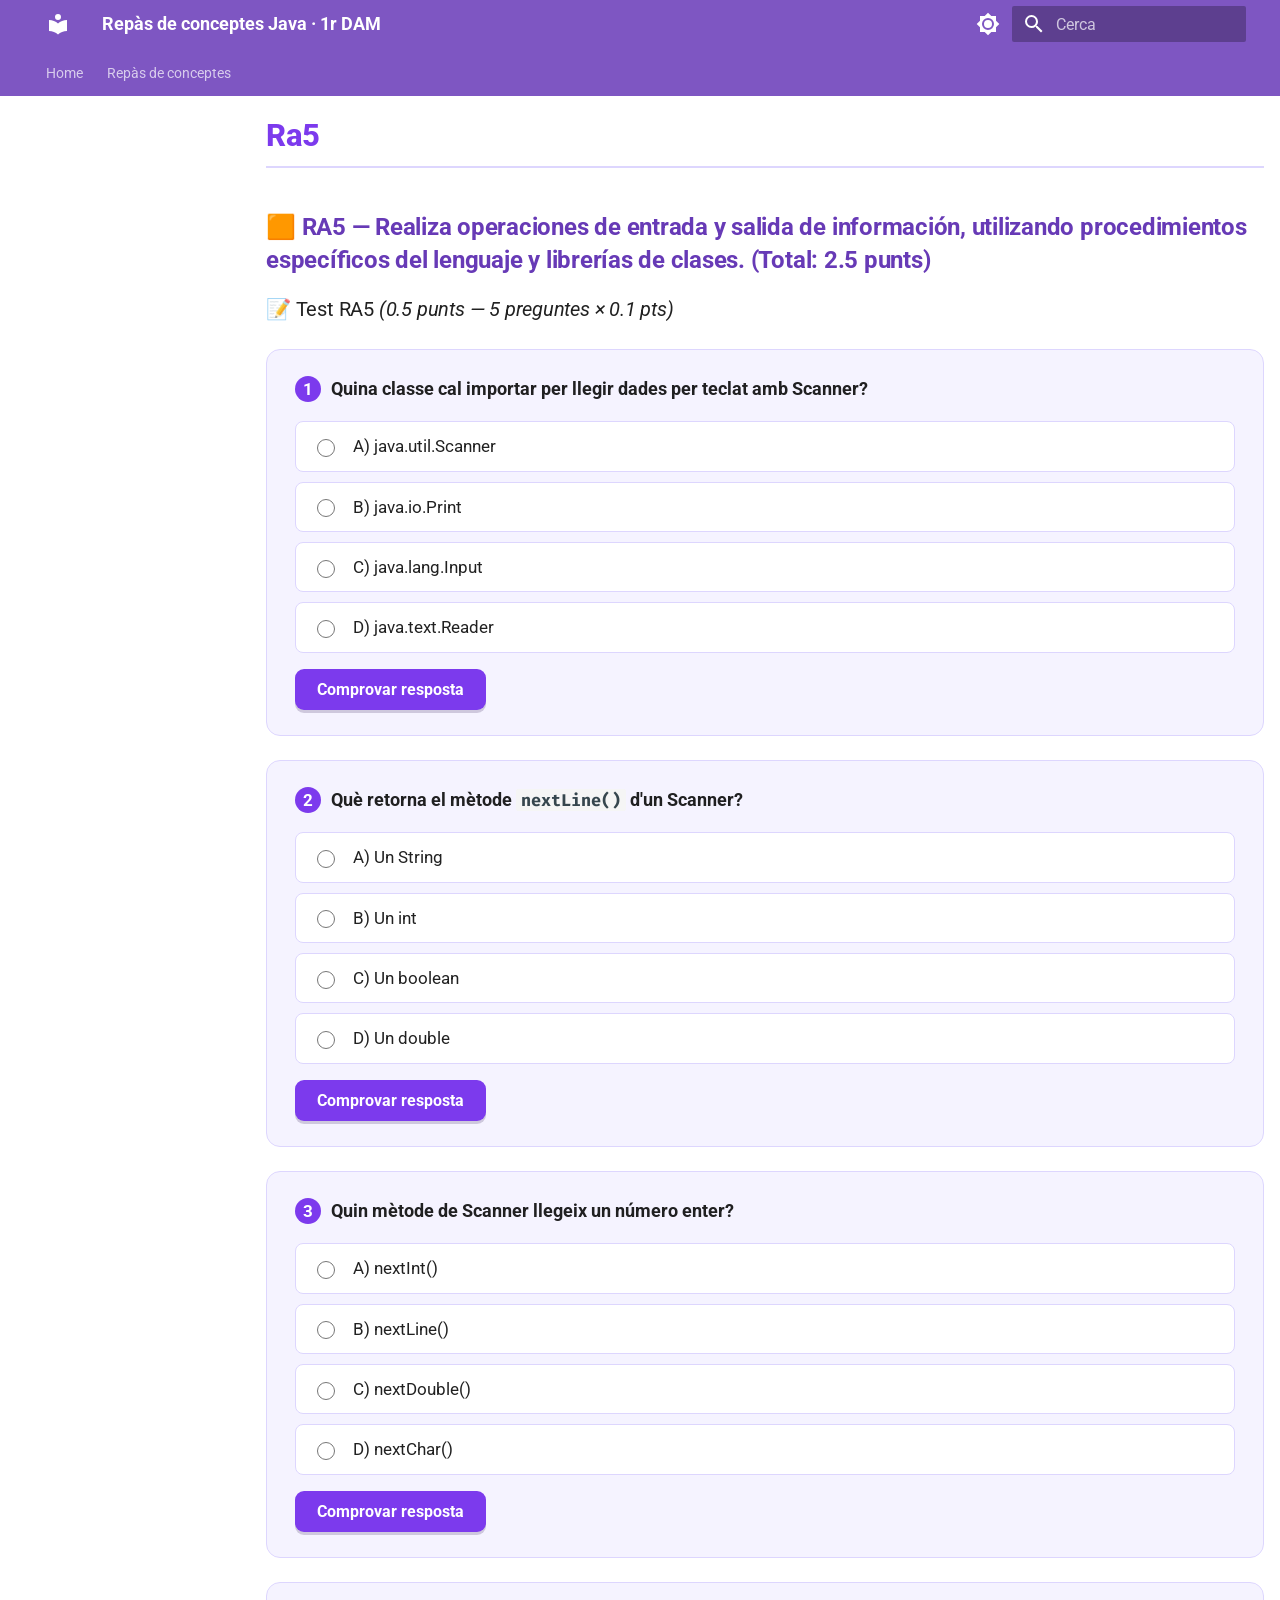
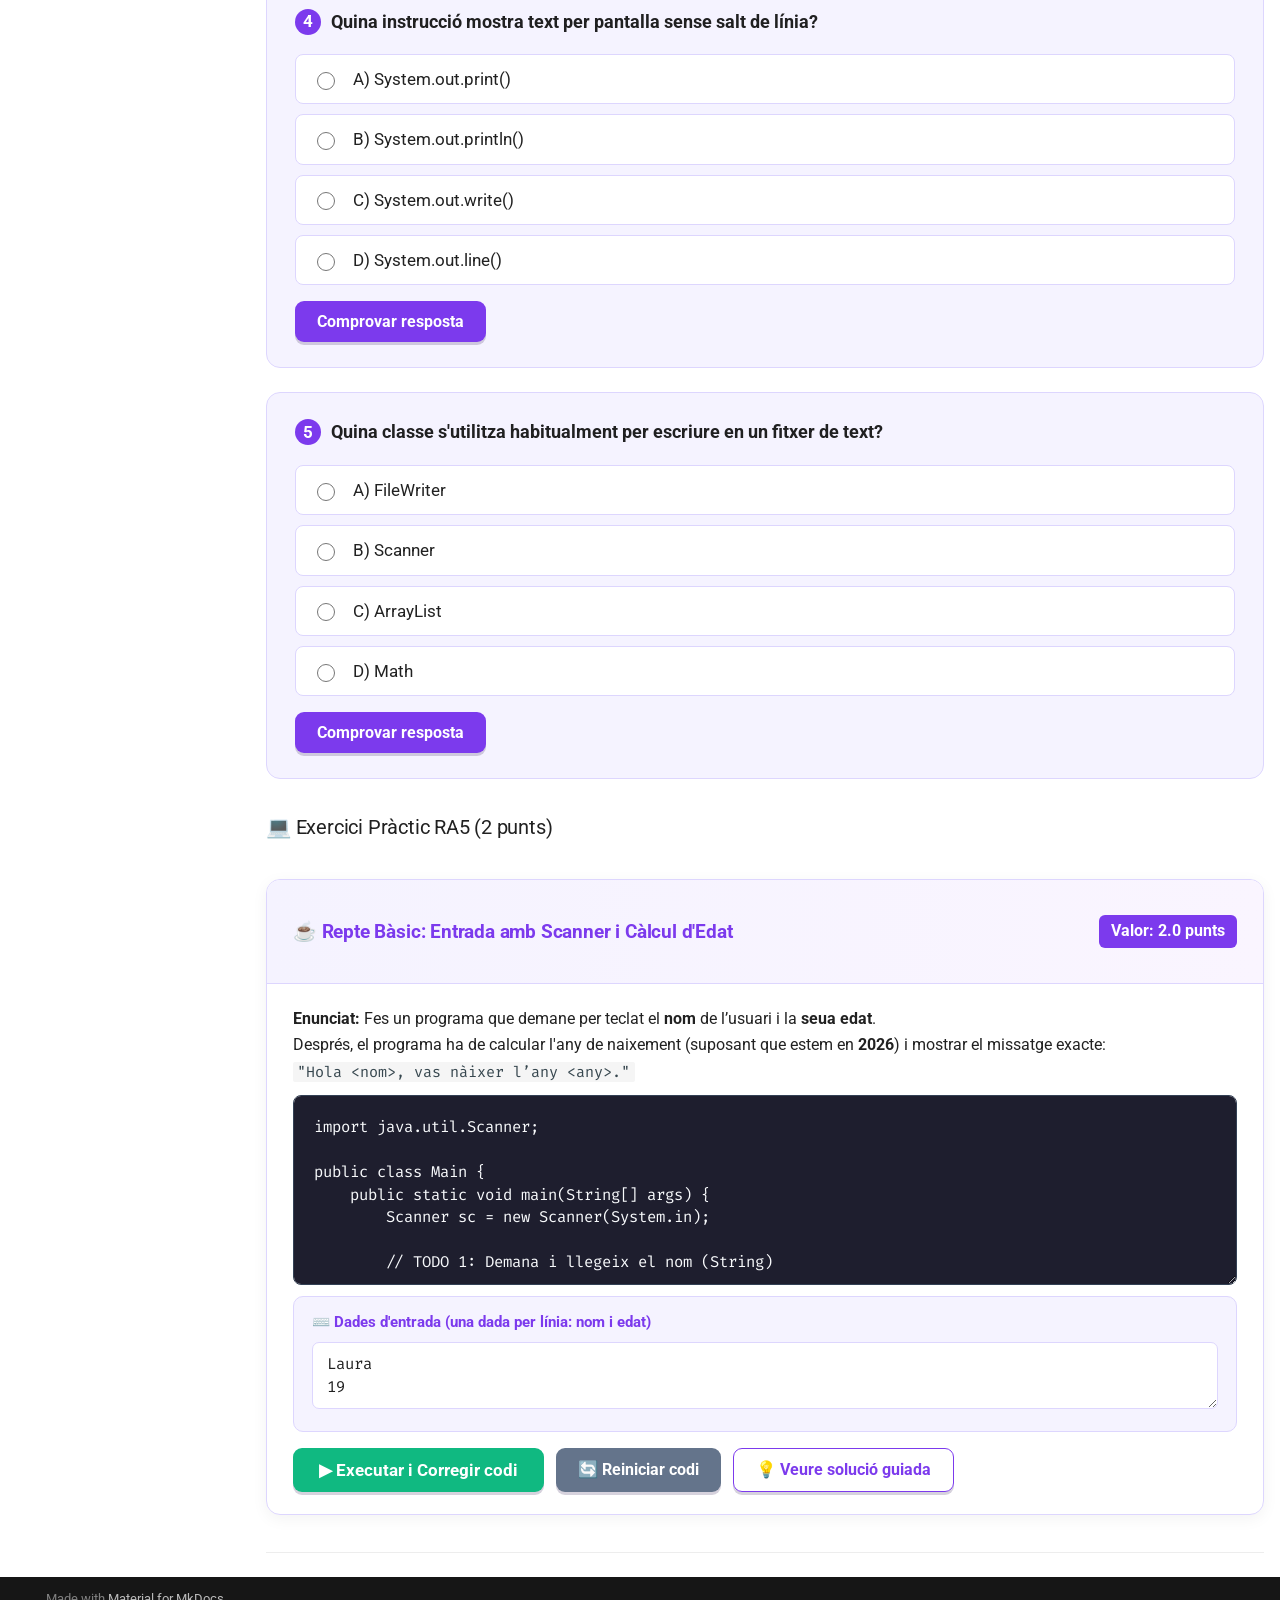
<file: 1eval/ra5/index.html>
<!doctype html>
<html lang="ca" class="no-js">
  <head>
    
      <meta charset="utf-8">
      <meta name="viewport" content="width=device-width,initial-scale=1">
      
        <meta name="description" content="Pràctiques interactives de programació Java per a 1r de DAM">
      
      
        <meta name="author" content="Mara Vañó">
      
      
        <link rel="canonical" href="https://Mara1978-val.github.io/PracticarConceptesJAVA/1eval/ra5/">
      
      
      
      
        
      
      
      <link rel="icon" href="../../assets/images/favicon.png">
      <meta name="generator" content="mkdocs-1.6.1, mkdocs-material-9.8.2">
    
    
      
        <title>Ra5 - Repàs de conceptes Java · 1r DAM</title>
      
    
    
      <link rel="stylesheet" href="../../assets/stylesheets/main.57a0d79d.min.css">
      
        
        <link rel="stylesheet" href="../../assets/stylesheets/palette.fb2fffe2.min.css">
      
      


    
    
      
    
    
      
        
        
        <link rel="preconnect" href="https://fonts.gstatic.com" crossorigin>
        <link rel="stylesheet" href="https://fonts.googleapis.com/css?family=Roboto:300,300i,400,400i,700,700i%7CFira+Code:400,400i,700,700i&display=fallback">
        <style>:root{--md-text-font:"Roboto";--md-code-font:"Fira Code"}</style>
      
    
    
      <link rel="stylesheet" href="../../stylesheets/custom.css">
    
    <script>__md_scope=new URL("../..",location),__md_hash=e=>[...e].reduce(((e,_)=>(e<<5)-e+_.charCodeAt(0)),0),__md_get=(e,_=localStorage,t=__md_scope)=>JSON.parse(_.getItem(t.pathname+"."+e)),__md_set=(e,_,t=localStorage,a=__md_scope)=>{try{t.setItem(a.pathname+"."+e,JSON.stringify(_))}catch(e){}}</script>
    
      

    
    
  </head>
  
  
    
    
      
    
    
    
    
    <body dir="ltr" data-md-color-scheme="default" data-md-color-primary="deep-purple" data-md-color-accent="purple">
  
    
    <input class="md-toggle" data-md-toggle="drawer" type="checkbox" id="__drawer" autocomplete="off">
    <input class="md-toggle" data-md-toggle="search" type="checkbox" id="__search" autocomplete="off">
    <label class="md-overlay" for="__drawer"></label>
    <div data-md-component="skip">
      
        
        <a href="#ra5-realiza-operaciones-de-entrada-y-salida-de-informacion-utilizando-procedimientos-especificos-del-lenguaje-y-librerias-de-clases-total-25-punts" class="md-skip">
          Salta el contingut
        </a>
      
    </div>
    <div data-md-component="announce">
      
    </div>
    
    
      

<header class="md-header" data-md-component="header">
  <nav class="md-header__inner md-grid" aria-label="Capçalera">
    <a href="../.." title="Repàs de conceptes Java · 1r DAM" class="md-header__button md-logo" aria-label="Repàs de conceptes Java · 1r DAM" data-md-component="logo">
      
  
  <svg xmlns="http://www.w3.org/2000/svg" viewBox="0 0 24 24"><path d="M12 8a3 3 0 0 0 3-3 3 3 0 0 0-3-3 3 3 0 0 0-3 3 3 3 0 0 0 3 3m0 3.54C9.64 9.35 6.5 8 3 8v11c3.5 0 6.64 1.35 9 3.54 2.36-2.19 5.5-3.54 9-3.54V8c-3.5 0-6.64 1.35-9 3.54"/></svg>

    </a>
    <label class="md-header__button md-icon" for="__drawer">
      
      <svg xmlns="http://www.w3.org/2000/svg" viewBox="0 0 24 24"><path d="M3 6h18v2H3zm0 5h18v2H3zm0 5h18v2H3z"/></svg>
    </label>
    <div class="md-header__title" data-md-component="header-title">
      <div class="md-header__ellipsis">
        <div class="md-header__topic">
          <span class="md-ellipsis">
            Repàs de conceptes Java · 1r DAM
          </span>
        </div>
        <div class="md-header__topic" data-md-component="header-topic">
          <span class="md-ellipsis">
            
              Ra5
            
          </span>
        </div>
      </div>
    </div>
    
      
        <form class="md-header__option" data-md-component="palette">
  
    
    
    
    <input class="md-option" data-md-color-media="" data-md-color-scheme="default" data-md-color-primary="deep-purple" data-md-color-accent="purple"  aria-label="Canviar a mode fosc"  type="radio" name="__palette" id="__palette_0">
    
      <label class="md-header__button md-icon" title="Canviar a mode fosc" for="__palette_1" hidden>
        <svg xmlns="http://www.w3.org/2000/svg" viewBox="0 0 24 24"><path d="M12 8a4 4 0 0 0-4 4 4 4 0 0 0 4 4 4 4 0 0 0 4-4 4 4 0 0 0-4-4m0 10a6 6 0 0 1-6-6 6 6 0 0 1 6-6 6 6 0 0 1 6 6 6 6 0 0 1-6 6m8-9.31V4h-4.69L12 .69 8.69 4H4v4.69L.69 12 4 15.31V20h4.69L12 23.31 15.31 20H20v-4.69L23.31 12z"/></svg>
      </label>
    
  
    
    
    
    <input class="md-option" data-md-color-media="" data-md-color-scheme="slate" data-md-color-primary="deep-purple" data-md-color-accent="purple"  aria-label="Canviar a mode clar"  type="radio" name="__palette" id="__palette_1">
    
      <label class="md-header__button md-icon" title="Canviar a mode clar" for="__palette_0" hidden>
        <svg xmlns="http://www.w3.org/2000/svg" viewBox="0 0 24 24"><path d="M12 18c-.89 0-1.74-.2-2.5-.55C11.56 16.5 13 14.42 13 12s-1.44-4.5-3.5-5.45C10.26 6.2 11.11 6 12 6a6 6 0 0 1 6 6 6 6 0 0 1-6 6m8-9.31V4h-4.69L12 .69 8.69 4H4v4.69L.69 12 4 15.31V20h4.69L12 23.31 15.31 20H20v-4.69L23.31 12z"/></svg>
      </label>
    
  
</form>
      
    
    
      <script>var palette=__md_get("__palette");if(palette&&palette.color){if("(prefers-color-scheme)"===palette.color.media){var media=matchMedia("(prefers-color-scheme: light)"),input=document.querySelector(media.matches?"[data-md-color-media='(prefers-color-scheme: light)']":"[data-md-color-media='(prefers-color-scheme: dark)']");palette.color.media=input.getAttribute("data-md-color-media"),palette.color.scheme=input.getAttribute("data-md-color-scheme"),palette.color.primary=input.getAttribute("data-md-color-primary"),palette.color.accent=input.getAttribute("data-md-color-accent")}for(var[key,value]of Object.entries(palette.color))document.body.setAttribute("data-md-color-"+key,value)}</script>
    
    
    
      
      
        <label class="md-header__button md-icon" for="__search">
          
          <svg xmlns="http://www.w3.org/2000/svg" viewBox="0 0 24 24"><path d="M9.5 3A6.5 6.5 0 0 1 16 9.5c0 1.61-.59 3.09-1.56 4.23l.27.27h.79l5 5-1.5 1.5-5-5v-.79l-.27-.27A6.52 6.52 0 0 1 9.5 16 6.5 6.5 0 0 1 3 9.5 6.5 6.5 0 0 1 9.5 3m0 2C7 5 5 7 5 9.5S7 14 9.5 14 14 12 14 9.5 12 5 9.5 5"/></svg>
        </label>
        <div class="md-search" data-md-component="search" role="dialog">
  <label class="md-search__overlay" for="__search"></label>
  <div class="md-search__inner" role="search">
    <form class="md-search__form" name="search">
      <input type="text" class="md-search__input" name="query" aria-label="Cerca" placeholder="Cerca" autocapitalize="off" autocorrect="off" autocomplete="off" spellcheck="false" data-md-component="search-query" required>
      <label class="md-search__icon md-icon" for="__search">
        
        <svg xmlns="http://www.w3.org/2000/svg" viewBox="0 0 24 24"><path d="M9.5 3A6.5 6.5 0 0 1 16 9.5c0 1.61-.59 3.09-1.56 4.23l.27.27h.79l5 5-1.5 1.5-5-5v-.79l-.27-.27A6.52 6.52 0 0 1 9.5 16 6.5 6.5 0 0 1 3 9.5 6.5 6.5 0 0 1 9.5 3m0 2C7 5 5 7 5 9.5S7 14 9.5 14 14 12 14 9.5 12 5 9.5 5"/></svg>
        
        <svg xmlns="http://www.w3.org/2000/svg" viewBox="0 0 24 24"><path d="M20 11v2H8l5.5 5.5-1.42 1.42L4.16 12l7.92-7.92L13.5 5.5 8 11z"/></svg>
      </label>
      <nav class="md-search__options" aria-label="Cerca">
        
        <button type="reset" class="md-search__icon md-icon" title="Neteja" aria-label="Neteja" tabindex="-1">
          
          <svg xmlns="http://www.w3.org/2000/svg" viewBox="0 0 24 24"><path d="M19 6.41 17.59 5 12 10.59 6.41 5 5 6.41 10.59 12 5 17.59 6.41 19 12 13.41 17.59 19 19 17.59 13.41 12z"/></svg>
        </button>
      </nav>
      
        <div class="md-search__suggest" data-md-component="search-suggest"></div>
      
    </form>
    <div class="md-search__output">
      <div class="md-search__scrollwrap" tabindex="0" data-md-scrollfix>
        <div class="md-search-result" data-md-component="search-result">
          <div class="md-search-result__meta">
            Inicialitzant cerca
          </div>
          <ol class="md-search-result__list" role="presentation"></ol>
        </div>
      </div>
    </div>
  </div>
</div>
      
    
    
  </nav>
  
</header>
    
    <div class="md-container" data-md-component="container">
      
      
        
          
            
<nav class="md-tabs" aria-label="Pestanyes" data-md-component="tabs">
  <div class="md-grid">
    <ul class="md-tabs__list">
      
        
  
  
  
  
    <li class="md-tabs__item">
      <a href="../.." class="md-tabs__link">
        
  
  
    
  
  Home

      </a>
    </li>
  

      
        
  
  
  
  
    
    
      <li class="md-tabs__item">
        <a href="../repaso1e/" class="md-tabs__link">
          
  
  
    
  
  Repàs de conceptes

        </a>
      </li>
    
  

      
    </ul>
  </div>
</nav>
          
        
      
      <main class="md-main" data-md-component="main">
        <div class="md-main__inner md-grid">
          
            
              
              <div class="md-sidebar md-sidebar--primary" data-md-component="sidebar" data-md-type="navigation" >
                <div class="md-sidebar__scrollwrap">
                  <div class="md-sidebar__inner">
                    


  


  

<nav class="md-nav md-nav--primary md-nav--lifted md-nav--integrated" aria-label="Navegació" data-md-level="0">
  <label class="md-nav__title" for="__drawer">
    <a href="../.." title="Repàs de conceptes Java · 1r DAM" class="md-nav__button md-logo" aria-label="Repàs de conceptes Java · 1r DAM" data-md-component="logo">
      
  
  <svg xmlns="http://www.w3.org/2000/svg" viewBox="0 0 24 24"><path d="M12 8a3 3 0 0 0 3-3 3 3 0 0 0-3-3 3 3 0 0 0-3 3 3 3 0 0 0 3 3m0 3.54C9.64 9.35 6.5 8 3 8v11c3.5 0 6.64 1.35 9 3.54 2.36-2.19 5.5-3.54 9-3.54V8c-3.5 0-6.64 1.35-9 3.54"/></svg>

    </a>
    Repàs de conceptes Java · 1r DAM
  </label>
  
  <ul class="md-nav__list" data-md-scrollfix>
    
      
      
  
  
  
  
    <li class="md-nav__item">
      <a href="../.." class="md-nav__link">
        
  
  
  <span class="md-ellipsis">
    
  
    Home
  

    
  </span>
  
  

      </a>
    </li>
  

    
      
      
  
  
  
  
    
    
      
        
      
        
      
        
      
    
    
    
      
      
        
      
    
    
    <li class="md-nav__item md-nav__item--nested">
      
        
        
        <input class="md-nav__toggle md-toggle " type="checkbox" id="__nav_2" >
        
          
          <label class="md-nav__link" for="__nav_2" id="__nav_2_label" tabindex="0">
            
  
  
  <span class="md-ellipsis">
    
  
    Repàs de conceptes
  

    
  </span>
  
  

            <span class="md-nav__icon md-icon"></span>
          </label>
        
        <nav class="md-nav" data-md-level="1" aria-labelledby="__nav_2_label" aria-expanded="false">
          <label class="md-nav__title" for="__nav_2">
            <span class="md-nav__icon md-icon"></span>
            
  
    Repàs de conceptes
  

          </label>
          <ul class="md-nav__list" data-md-scrollfix>
            
              
                
  
  
  
  
    <li class="md-nav__item">
      <a href="../repaso1e/" class="md-nav__link">
        
  
  
  <span class="md-ellipsis">
    
  
    Pràctiques i tests
  

    
  </span>
  
  

      </a>
    </li>
  

              
            
              
                
  
  
  
  
    <li class="md-nav__item">
      <a href="../solucions1e/" class="md-nav__link">
        
  
  
  <span class="md-ellipsis">
    
  
    Solucions Explicades
  

    
  </span>
  
  

      </a>
    </li>
  

              
            
              
                
  
  
  
  
    <li class="md-nav__item">
      <a href="../rubrica1e/" class="md-nav__link">
        
  
  
  <span class="md-ellipsis">
    
  
    Rúbrica de Correcció
  

    
  </span>
  
  

      </a>
    </li>
  

              
            
          </ul>
        </nav>
      
    </li>
  

    
  </ul>
</nav>
                  </div>
                </div>
              </div>
            
            
          
          
            <div class="md-content" data-md-component="content">
              
              <article class="md-content__inner md-typeset">
                
                  



  <h1>Ra5</h1>

<h2 id="ra5-realiza-operaciones-de-entrada-y-salida-de-informacion-utilizando-procedimientos-especificos-del-lenguaje-y-librerias-de-clases-total-25-punts">🟧 RA5 — Realiza operaciones de entrada y salida de información, utilizando procedimientos específicos del lenguaje y librerías de clases. (Total: 2.5 punts)</h2>
<h3 id="test-ra5-05-punts-5-preguntes-01-pts">📝 Test RA5 <em>(0.5 punts — 5 preguntes × 0.1 pts)</em></h3>
<div class="quiz-card" data-ra="ra5" data-qid="ra5-q1">
  <div class="quiz-question-title">
    <span class="quiz-q-num">1</span>
    <span>Quina classe cal importar per llegir dades per teclat amb Scanner?</span>
  </div>
  <div class="quiz-options">
    <label class="quiz-option"><input type="radio" name="ra5-q1" value="A"> A) java.util.Scanner</label>
    <label class="quiz-option"><input type="radio" name="ra5-q1" value="B"> B) java.io.Print</label>
    <label class="quiz-option"><input type="radio" name="ra5-q1" value="C"> C) java.lang.Input</label>
    <label class="quiz-option"><input type="radio" name="ra5-q1" value="D"> D) java.text.Reader</label>
  </div>
  <button type="button" class="quiz-btn-check">Comprovar resposta</button>
  <div class="quiz-feedback"></div>
</div>

<!-- Qn -->

<div class="quiz-card" data-ra="ra5" data-qid="ra5-q2">
  <div class="quiz-question-title">
    <span class="quiz-q-num">2</span>
    <span>Què retorna el mètode <code>nextLine()</code> d'un Scanner?</span>
  </div>
  <div class="quiz-options">
    <label class="quiz-option"><input type="radio" name="ra5-q2" value="A"> A) Un String</label>
    <label class="quiz-option"><input type="radio" name="ra5-q2" value="B"> B) Un int</label>
    <label class="quiz-option"><input type="radio" name="ra5-q2" value="C"> C) Un boolean</label>
    <label class="quiz-option"><input type="radio" name="ra5-q2" value="D"> D) Un double</label>
  </div>
  <button type="button" class="quiz-btn-check">Comprovar resposta</button>
  <div class="quiz-feedback"></div>
</div>

<!-- Qn -->

<div class="quiz-card" data-ra="ra5" data-qid="ra5-q3">
  <div class="quiz-question-title">
    <span class="quiz-q-num">3</span>
    <span>Quin mètode de Scanner llegeix un número enter?</span>
  </div>
  <div class="quiz-options">
    <label class="quiz-option"><input type="radio" name="ra5-q3" value="A"> A) nextInt()</label>
    <label class="quiz-option"><input type="radio" name="ra5-q3" value="B"> B) nextLine()</label>
    <label class="quiz-option"><input type="radio" name="ra5-q3" value="C"> C) nextDouble()</label>
    <label class="quiz-option"><input type="radio" name="ra5-q3" value="D"> D) nextChar()</label>
  </div>
  <button type="button" class="quiz-btn-check">Comprovar resposta</button>
  <div class="quiz-feedback"></div>
</div>

<!-- Qn -->

<div class="quiz-card" data-ra="ra5" data-qid="ra5-q4">
  <div class="quiz-question-title">
    <span class="quiz-q-num">4</span>
    <span>Quina instrucció mostra text per pantalla sense salt de línia?</span>
  </div>
  <div class="quiz-options">
    <label class="quiz-option"><input type="radio" name="ra5-q4" value="A"> A) System.out.print()</label>
    <label class="quiz-option"><input type="radio" name="ra5-q4" value="B"> B) System.out.println()</label>
    <label class="quiz-option"><input type="radio" name="ra5-q4" value="C"> C) System.out.write()</label>
    <label class="quiz-option"><input type="radio" name="ra5-q4" value="D"> D) System.out.line()</label>
  </div>
  <button type="button" class="quiz-btn-check">Comprovar resposta</button>
  <div class="quiz-feedback"></div>
</div>

<!-- Qn -->

<div class="quiz-card" data-ra="ra5" data-qid="ra5-q5">
  <div class="quiz-question-title">
    <span class="quiz-q-num">5</span>
    <span>Quina classe s'utilitza habitualment per escriure en un fitxer de text?</span>
  </div>
  <div class="quiz-options">
    <label class="quiz-option"><input type="radio" name="ra5-q5" value="A"> A) FileWriter</label>
    <label class="quiz-option"><input type="radio" name="ra5-q5" value="B"> B) Scanner</label>
    <label class="quiz-option"><input type="radio" name="ra5-q5" value="C"> C) ArrayList</label>
    <label class="quiz-option"><input type="radio" name="ra5-q5" value="D"> D) Math</label>
  </div>
  <button type="button" class="quiz-btn-check">Comprovar resposta</button>
  <div class="quiz-feedback"></div>
</div>

<h3 id="exercici-practic-ra5-2-punts">💻 Exercici Pràctic RA5 (2 punts)</h3>
<div class="java-exercise-card" data-ex-id="ex-ra5">
  <div class="java-ex-header">
    <h4 class="java-ex-title">☕ Repte Bàsic: Entrada amb Scanner i Càlcul d'Edat</h4>
    <span class="java-ex-score-tag">Valor: 2.0 punts</span>
  </div>
  <div class="java-ex-desc">
    <strong>Enunciat:</strong> Fes un programa que demane per teclat el <strong>nom</strong> de l’usuari i la <strong>seua edat</strong>.<br>
    Després, el programa ha de calcular l'any de naixement (suposant que estem en <strong>2026</strong>) i mostrar el missatge exacte:<br>
    <code>"Hola &lt;nom&gt;, vas nàixer l’any &lt;any&gt;."</code>
  </div>
  <div class="java-editor-wrapper">
    <textarea class="java-code-area" spellcheck="false">
import java.util.Scanner;

public class Main {
    public static void main(String[] args) {
        Scanner sc = new Scanner(System.in);

        // TODO 1: Demana i llegeix el nom (String)

        // TODO 2: Demana i llegeix l'edat (int)

        // TODO 3: Calcula l'any de naixement (2026 - edat)

        // TODO 4: Mostra el missatge: "Hola <nom>, vas nàixer l'any <any>."

    }
}
    </textarea>
    <div class="java-input-panel">
      <label for="in-ra5">⌨️ Dades d'entrada (una dada per línia: nom i edat)</label>
      <textarea id="in-ra5" class="java-input-data" rows="2" spellcheck="false">Laura
19</textarea>
    </div>
    <div class="java-ex-actions">
      <button type="button" class="btn-run">▶ Executar i Corregir codi</button>
      <button type="button" class="btn-reset">🔄 Reiniciar codi</button>
      <button type="button" class="btn-solution">💡 Veure solució guiada</button>
    </div>

    <div class="terminal-window">
      <div class="terminal-header">
        <span class="terminal-dot dot-red"></span>
        <span class="terminal-dot dot-yellow"></span>
        <span class="terminal-dot dot-green"></span>
        <span class="terminal-title">Consola de Sortida Java</span>
      </div>
      <div class="terminal-body"></div>
    </div>

    <div class="pedagogical-feedback"></div>

    <div class="solution-box">
      <strong>💡 Solució de referència comentada:</strong>
<div class="language-java highlight"><pre><span></span><code><span id="__span-0-1"><a id="__codelineno-0-1" name="__codelineno-0-1" href="#__codelineno-0-1"></a><span class="kn">import</span><span class="w"> </span><span class="nn">java.util.Scanner</span><span class="p">;</span>
</span><span id="__span-0-2"><a id="__codelineno-0-2" name="__codelineno-0-2" href="#__codelineno-0-2"></a>
</span><span id="__span-0-3"><a id="__codelineno-0-3" name="__codelineno-0-3" href="#__codelineno-0-3"></a><span class="kd">public</span><span class="w"> </span><span class="kd">class</span> <span class="nc">Main</span><span class="w"> </span><span class="p">{</span>
</span><span id="__span-0-4"><a id="__codelineno-0-4" name="__codelineno-0-4" href="#__codelineno-0-4"></a><span class="w">    </span><span class="kd">public</span><span class="w"> </span><span class="kd">static</span><span class="w"> </span><span class="kt">void</span><span class="w"> </span><span class="nf">main</span><span class="p">(</span><span class="n">String</span><span class="o">[]</span><span class="w"> </span><span class="n">args</span><span class="p">)</span><span class="w"> </span><span class="p">{</span>
</span><span id="__span-0-5"><a id="__codelineno-0-5" name="__codelineno-0-5" href="#__codelineno-0-5"></a><span class="w">        </span><span class="n">Scanner</span><span class="w"> </span><span class="n">sc</span><span class="w"> </span><span class="o">=</span><span class="w"> </span><span class="k">new</span><span class="w"> </span><span class="n">Scanner</span><span class="p">(</span><span class="n">System</span><span class="p">.</span><span class="na">in</span><span class="p">);</span>
</span><span id="__span-0-6"><a id="__codelineno-0-6" name="__codelineno-0-6" href="#__codelineno-0-6"></a>
</span><span id="__span-0-7"><a id="__codelineno-0-7" name="__codelineno-0-7" href="#__codelineno-0-7"></a><span class="w">        </span><span class="n">System</span><span class="p">.</span><span class="na">out</span><span class="p">.</span><span class="na">print</span><span class="p">(</span><span class="s">"Nom: "</span><span class="p">);</span>
</span><span id="__span-0-8"><a id="__codelineno-0-8" name="__codelineno-0-8" href="#__codelineno-0-8"></a><span class="w">        </span><span class="n">String</span><span class="w"> </span><span class="n">nom</span><span class="w"> </span><span class="o">=</span><span class="w"> </span><span class="n">sc</span><span class="p">.</span><span class="na">nextLine</span><span class="p">();</span>
</span><span id="__span-0-9"><a id="__codelineno-0-9" name="__codelineno-0-9" href="#__codelineno-0-9"></a>
</span><span id="__span-0-10"><a id="__codelineno-0-10" name="__codelineno-0-10" href="#__codelineno-0-10"></a><span class="w">        </span><span class="n">System</span><span class="p">.</span><span class="na">out</span><span class="p">.</span><span class="na">print</span><span class="p">(</span><span class="s">"Edat: "</span><span class="p">);</span>
</span><span id="__span-0-11"><a id="__codelineno-0-11" name="__codelineno-0-11" href="#__codelineno-0-11"></a><span class="w">        </span><span class="kt">int</span><span class="w"> </span><span class="n">edat</span><span class="w"> </span><span class="o">=</span><span class="w"> </span><span class="n">sc</span><span class="p">.</span><span class="na">nextInt</span><span class="p">();</span>
</span><span id="__span-0-12"><a id="__codelineno-0-12" name="__codelineno-0-12" href="#__codelineno-0-12"></a>
</span><span id="__span-0-13"><a id="__codelineno-0-13" name="__codelineno-0-13" href="#__codelineno-0-13"></a><span class="w">        </span><span class="kt">int</span><span class="w"> </span><span class="n">anyNaixement</span><span class="w"> </span><span class="o">=</span><span class="w"> </span><span class="mi">2026</span><span class="w"> </span><span class="o">-</span><span class="w"> </span><span class="n">edat</span><span class="p">;</span>
</span><span id="__span-0-14"><a id="__codelineno-0-14" name="__codelineno-0-14" href="#__codelineno-0-14"></a>
</span><span id="__span-0-15"><a id="__codelineno-0-15" name="__codelineno-0-15" href="#__codelineno-0-15"></a><span class="w">        </span><span class="n">System</span><span class="p">.</span><span class="na">out</span><span class="p">.</span><span class="na">println</span><span class="p">(</span><span class="s">"Hola "</span><span class="w"> </span><span class="o">+</span><span class="w"> </span><span class="n">nom</span><span class="w"> </span><span class="o">+</span><span class="w"> </span><span class="s">", vas nàixer l'any "</span><span class="w"> </span><span class="o">+</span><span class="w"> </span><span class="n">anyNaixement</span><span class="w"> </span><span class="o">+</span><span class="w"> </span><span class="s">"."</span><span class="p">);</span>
</span><span id="__span-0-16"><a id="__codelineno-0-16" name="__codelineno-0-16" href="#__codelineno-0-16"></a><span class="w">    </span><span class="p">}</span>
</span><span id="__span-0-17"><a id="__codelineno-0-17" name="__codelineno-0-17" href="#__codelineno-0-17"></a><span class="p">}</span>
</span></code></pre></div>
    </div>
  </div>
</div>

<hr />












                
              </article>
            </div>
          
          
  <script>var tabs=__md_get("__tabs");if(Array.isArray(tabs))e:for(var set of document.querySelectorAll(".tabbed-set")){var labels=set.querySelector(".tabbed-labels");for(var tab of tabs)for(var label of labels.getElementsByTagName("label"))if(label.innerText.trim()===tab){var input=document.getElementById(label.htmlFor);input.checked=!0;continue e}}</script>

<script>var target=document.getElementById(location.hash.slice(1));target&&target.name&&(target.checked=target.name.startsWith("__tabbed_"))</script>
        </div>
        
          <button type="button" class="md-top md-icon" data-md-component="top" hidden>
  
  <svg xmlns="http://www.w3.org/2000/svg" viewBox="0 0 24 24"><path d="M13 20h-2V8l-5.5 5.5-1.42-1.42L12 4.16l7.92 7.92-1.42 1.42L13 8z"/></svg>
  Torna a l'inici
</button>
        
      </main>
      
        <footer class="md-footer">
  
  <div class="md-footer-meta md-typeset">
    <div class="md-footer-meta__inner md-grid">
      <div class="md-copyright">
  
  
    Made with
    <a href="https://squidfunk.github.io/mkdocs-material/" target="_blank" rel="noopener">
      Material for MkDocs
    </a>
  
</div>
      
    </div>
  </div>
</footer>
      
    </div>
    <div class="md-dialog" data-md-component="dialog">
      <div class="md-dialog__inner md-typeset"></div>
    </div>
    
    
    
      
      
      <script id="__config" type="application/json">{"annotate": null, "base": "../..", "features": ["navigation.tabs", "navigation.sections", "navigation.indexes", "navigation.top", "toc.integrate", "content.code.copy", "content.tabs.link", "search.highlight", "search.suggest"], "search": "../../assets/javascripts/workers/search.a7633da7.min.js", "tags": null, "translations": {"clipboard.copied": "Copiat al porta-retalls", "clipboard.copy": "C\u00f2pia al porta-retalls", "search.result.more.one": "1 m\u00e9s en aquesta p\u00e0gina", "search.result.more.other": "# m\u00e9s en aquesta p\u00e0gina", "search.result.none": "Cap document coincideix", "search.result.one": "1 document coincident", "search.result.other": "# documents coincidents", "search.result.placeholder": "Escriu per a comen\u00e7ar a cercar", "search.result.term.missing": "Desaparegut", "select.version": "Selecciona la versi\u00f3"}, "version": null}</script>
    
    
      <script src="../../assets/javascripts/bundle.a5f9d56c.min.js"></script>
      
        <script src="../../javascripts/java-interpreter.js"></script>
      
        <script src="../../javascripts/dades/ra1.js"></script>
      
        <script src="../../javascripts/dades/ra3.js"></script>
      
        <script src="../../javascripts/dades/ra5.js"></script>
      
        <script src="../../javascripts/dades/ra6.js"></script>
      
        <script src="../../javascripts/dades/int-basic.js"></script>
      
        <script src="../../javascripts/dades/int-mitja.js"></script>
      
        <script src="../../javascripts/dades/int-avancada.js"></script>
      
        <script src="../../javascripts/simulator.js"></script>
      
        <script src="../../javascripts/valencia-theme.js"></script>
      
    
  </body>
</html>
</file>
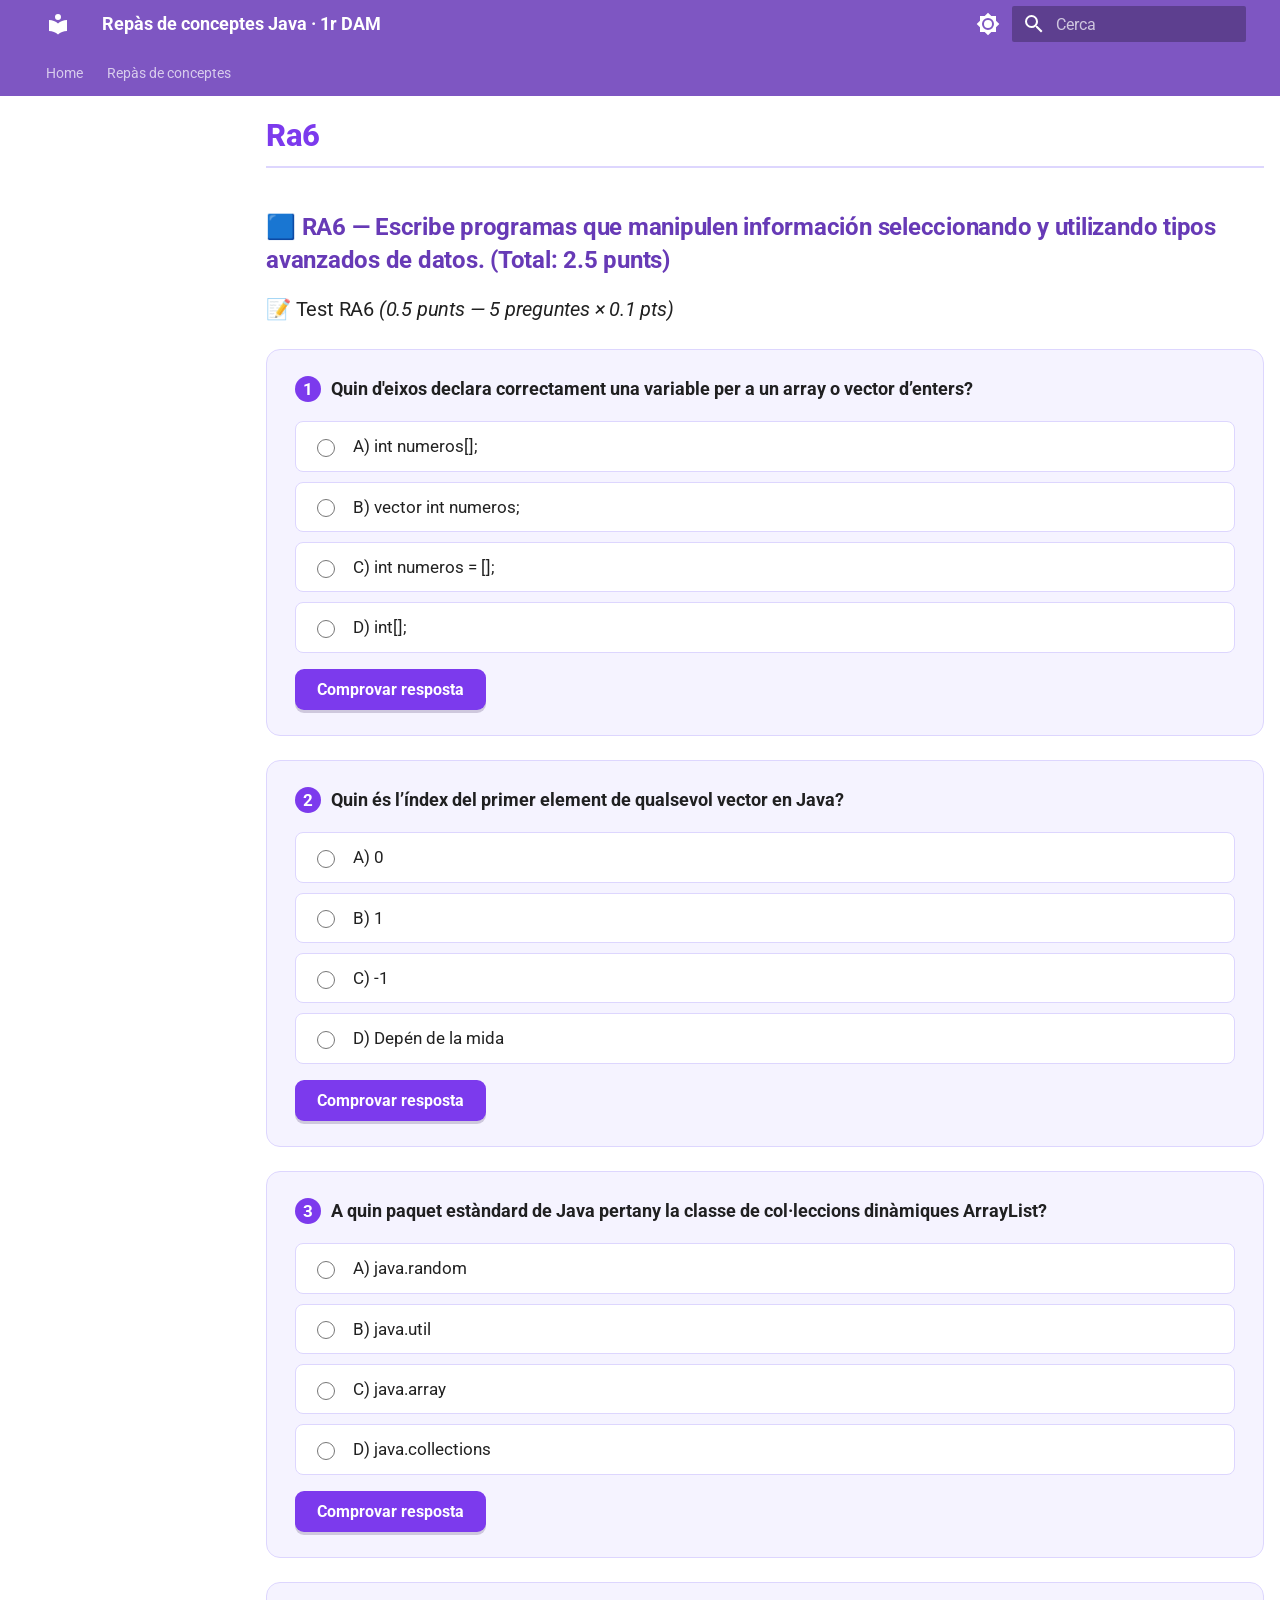
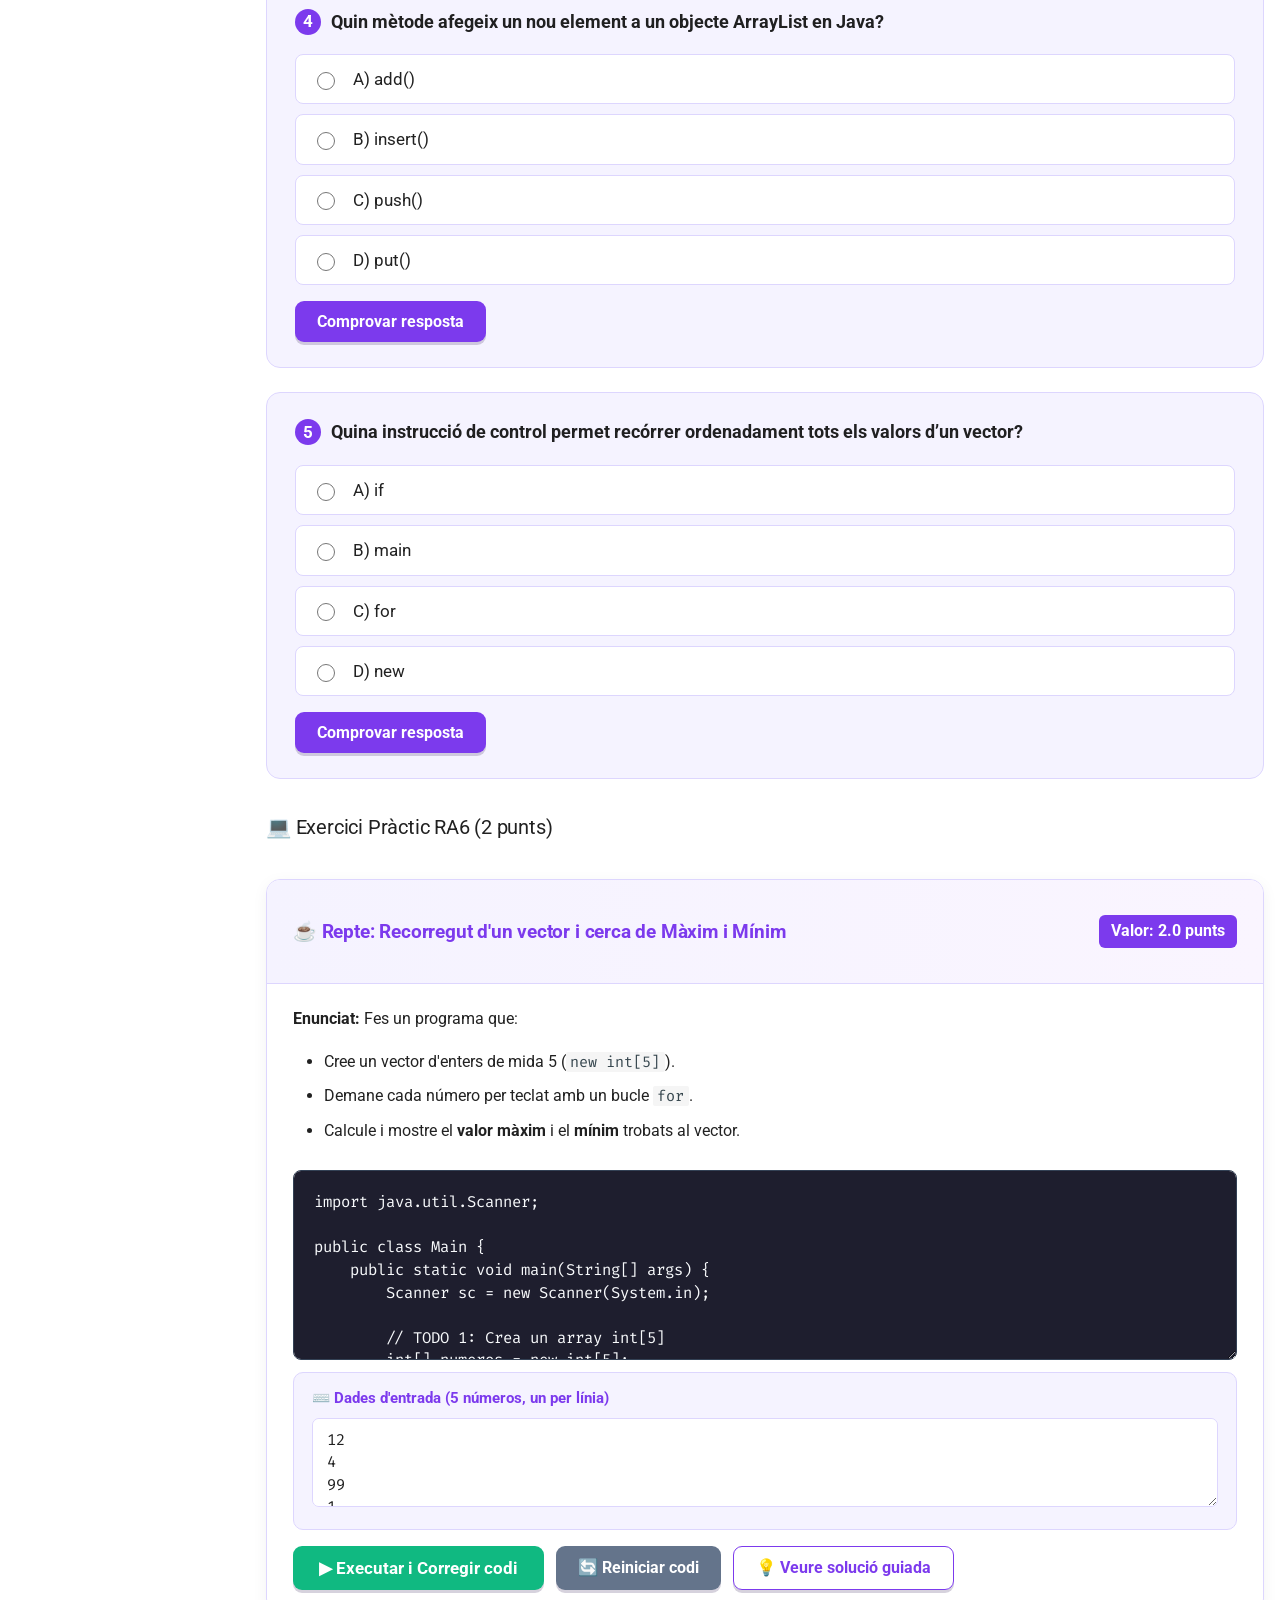
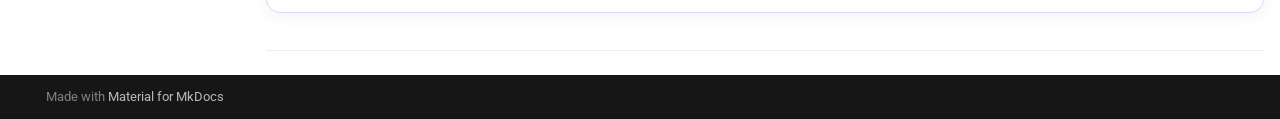
<file: 1eval/ra6/index.html>
<!doctype html>
<html lang="ca" class="no-js">
  <head>
    
      <meta charset="utf-8">
      <meta name="viewport" content="width=device-width,initial-scale=1">
      
        <meta name="description" content="Pràctiques interactives de programació Java per a 1r de DAM">
      
      
        <meta name="author" content="Mara Vañó">
      
      
        <link rel="canonical" href="https://Mara1978-val.github.io/PracticarConceptesJAVA/1eval/ra6/">
      
      
      
      
        
      
      
      <link rel="icon" href="../../assets/images/favicon.png">
      <meta name="generator" content="mkdocs-1.6.1, mkdocs-material-9.8.2">
    
    
      
        <title>Ra6 - Repàs de conceptes Java · 1r DAM</title>
      
    
    
      <link rel="stylesheet" href="../../assets/stylesheets/main.57a0d79d.min.css">
      
        
        <link rel="stylesheet" href="../../assets/stylesheets/palette.fb2fffe2.min.css">
      
      


    
    
      
    
    
      
        
        
        <link rel="preconnect" href="https://fonts.gstatic.com" crossorigin>
        <link rel="stylesheet" href="https://fonts.googleapis.com/css?family=Roboto:300,300i,400,400i,700,700i%7CFira+Code:400,400i,700,700i&display=fallback">
        <style>:root{--md-text-font:"Roboto";--md-code-font:"Fira Code"}</style>
      
    
    
      <link rel="stylesheet" href="../../stylesheets/custom.css">
    
    <script>__md_scope=new URL("../..",location),__md_hash=e=>[...e].reduce(((e,_)=>(e<<5)-e+_.charCodeAt(0)),0),__md_get=(e,_=localStorage,t=__md_scope)=>JSON.parse(_.getItem(t.pathname+"."+e)),__md_set=(e,_,t=localStorage,a=__md_scope)=>{try{t.setItem(a.pathname+"."+e,JSON.stringify(_))}catch(e){}}</script>
    
      

    
    
  </head>
  
  
    
    
      
    
    
    
    
    <body dir="ltr" data-md-color-scheme="default" data-md-color-primary="deep-purple" data-md-color-accent="purple">
  
    
    <input class="md-toggle" data-md-toggle="drawer" type="checkbox" id="__drawer" autocomplete="off">
    <input class="md-toggle" data-md-toggle="search" type="checkbox" id="__search" autocomplete="off">
    <label class="md-overlay" for="__drawer"></label>
    <div data-md-component="skip">
      
        
        <a href="#ra6-escribe-programas-que-manipulen-informacion-seleccionando-y-utilizando-tipos-avanzados-de-datos-total-25-punts" class="md-skip">
          Salta el contingut
        </a>
      
    </div>
    <div data-md-component="announce">
      
    </div>
    
    
      

<header class="md-header" data-md-component="header">
  <nav class="md-header__inner md-grid" aria-label="Capçalera">
    <a href="../.." title="Repàs de conceptes Java · 1r DAM" class="md-header__button md-logo" aria-label="Repàs de conceptes Java · 1r DAM" data-md-component="logo">
      
  
  <svg xmlns="http://www.w3.org/2000/svg" viewBox="0 0 24 24"><path d="M12 8a3 3 0 0 0 3-3 3 3 0 0 0-3-3 3 3 0 0 0-3 3 3 3 0 0 0 3 3m0 3.54C9.64 9.35 6.5 8 3 8v11c3.5 0 6.64 1.35 9 3.54 2.36-2.19 5.5-3.54 9-3.54V8c-3.5 0-6.64 1.35-9 3.54"/></svg>

    </a>
    <label class="md-header__button md-icon" for="__drawer">
      
      <svg xmlns="http://www.w3.org/2000/svg" viewBox="0 0 24 24"><path d="M3 6h18v2H3zm0 5h18v2H3zm0 5h18v2H3z"/></svg>
    </label>
    <div class="md-header__title" data-md-component="header-title">
      <div class="md-header__ellipsis">
        <div class="md-header__topic">
          <span class="md-ellipsis">
            Repàs de conceptes Java · 1r DAM
          </span>
        </div>
        <div class="md-header__topic" data-md-component="header-topic">
          <span class="md-ellipsis">
            
              Ra6
            
          </span>
        </div>
      </div>
    </div>
    
      
        <form class="md-header__option" data-md-component="palette">
  
    
    
    
    <input class="md-option" data-md-color-media="" data-md-color-scheme="default" data-md-color-primary="deep-purple" data-md-color-accent="purple"  aria-label="Canviar a mode fosc"  type="radio" name="__palette" id="__palette_0">
    
      <label class="md-header__button md-icon" title="Canviar a mode fosc" for="__palette_1" hidden>
        <svg xmlns="http://www.w3.org/2000/svg" viewBox="0 0 24 24"><path d="M12 8a4 4 0 0 0-4 4 4 4 0 0 0 4 4 4 4 0 0 0 4-4 4 4 0 0 0-4-4m0 10a6 6 0 0 1-6-6 6 6 0 0 1 6-6 6 6 0 0 1 6 6 6 6 0 0 1-6 6m8-9.31V4h-4.69L12 .69 8.69 4H4v4.69L.69 12 4 15.31V20h4.69L12 23.31 15.31 20H20v-4.69L23.31 12z"/></svg>
      </label>
    
  
    
    
    
    <input class="md-option" data-md-color-media="" data-md-color-scheme="slate" data-md-color-primary="deep-purple" data-md-color-accent="purple"  aria-label="Canviar a mode clar"  type="radio" name="__palette" id="__palette_1">
    
      <label class="md-header__button md-icon" title="Canviar a mode clar" for="__palette_0" hidden>
        <svg xmlns="http://www.w3.org/2000/svg" viewBox="0 0 24 24"><path d="M12 18c-.89 0-1.74-.2-2.5-.55C11.56 16.5 13 14.42 13 12s-1.44-4.5-3.5-5.45C10.26 6.2 11.11 6 12 6a6 6 0 0 1 6 6 6 6 0 0 1-6 6m8-9.31V4h-4.69L12 .69 8.69 4H4v4.69L.69 12 4 15.31V20h4.69L12 23.31 15.31 20H20v-4.69L23.31 12z"/></svg>
      </label>
    
  
</form>
      
    
    
      <script>var palette=__md_get("__palette");if(palette&&palette.color){if("(prefers-color-scheme)"===palette.color.media){var media=matchMedia("(prefers-color-scheme: light)"),input=document.querySelector(media.matches?"[data-md-color-media='(prefers-color-scheme: light)']":"[data-md-color-media='(prefers-color-scheme: dark)']");palette.color.media=input.getAttribute("data-md-color-media"),palette.color.scheme=input.getAttribute("data-md-color-scheme"),palette.color.primary=input.getAttribute("data-md-color-primary"),palette.color.accent=input.getAttribute("data-md-color-accent")}for(var[key,value]of Object.entries(palette.color))document.body.setAttribute("data-md-color-"+key,value)}</script>
    
    
    
      
      
        <label class="md-header__button md-icon" for="__search">
          
          <svg xmlns="http://www.w3.org/2000/svg" viewBox="0 0 24 24"><path d="M9.5 3A6.5 6.5 0 0 1 16 9.5c0 1.61-.59 3.09-1.56 4.23l.27.27h.79l5 5-1.5 1.5-5-5v-.79l-.27-.27A6.52 6.52 0 0 1 9.5 16 6.5 6.5 0 0 1 3 9.5 6.5 6.5 0 0 1 9.5 3m0 2C7 5 5 7 5 9.5S7 14 9.5 14 14 12 14 9.5 12 5 9.5 5"/></svg>
        </label>
        <div class="md-search" data-md-component="search" role="dialog">
  <label class="md-search__overlay" for="__search"></label>
  <div class="md-search__inner" role="search">
    <form class="md-search__form" name="search">
      <input type="text" class="md-search__input" name="query" aria-label="Cerca" placeholder="Cerca" autocapitalize="off" autocorrect="off" autocomplete="off" spellcheck="false" data-md-component="search-query" required>
      <label class="md-search__icon md-icon" for="__search">
        
        <svg xmlns="http://www.w3.org/2000/svg" viewBox="0 0 24 24"><path d="M9.5 3A6.5 6.5 0 0 1 16 9.5c0 1.61-.59 3.09-1.56 4.23l.27.27h.79l5 5-1.5 1.5-5-5v-.79l-.27-.27A6.52 6.52 0 0 1 9.5 16 6.5 6.5 0 0 1 3 9.5 6.5 6.5 0 0 1 9.5 3m0 2C7 5 5 7 5 9.5S7 14 9.5 14 14 12 14 9.5 12 5 9.5 5"/></svg>
        
        <svg xmlns="http://www.w3.org/2000/svg" viewBox="0 0 24 24"><path d="M20 11v2H8l5.5 5.5-1.42 1.42L4.16 12l7.92-7.92L13.5 5.5 8 11z"/></svg>
      </label>
      <nav class="md-search__options" aria-label="Cerca">
        
        <button type="reset" class="md-search__icon md-icon" title="Neteja" aria-label="Neteja" tabindex="-1">
          
          <svg xmlns="http://www.w3.org/2000/svg" viewBox="0 0 24 24"><path d="M19 6.41 17.59 5 12 10.59 6.41 5 5 6.41 10.59 12 5 17.59 6.41 19 12 13.41 17.59 19 19 17.59 13.41 12z"/></svg>
        </button>
      </nav>
      
        <div class="md-search__suggest" data-md-component="search-suggest"></div>
      
    </form>
    <div class="md-search__output">
      <div class="md-search__scrollwrap" tabindex="0" data-md-scrollfix>
        <div class="md-search-result" data-md-component="search-result">
          <div class="md-search-result__meta">
            Inicialitzant cerca
          </div>
          <ol class="md-search-result__list" role="presentation"></ol>
        </div>
      </div>
    </div>
  </div>
</div>
      
    
    
  </nav>
  
</header>
    
    <div class="md-container" data-md-component="container">
      
      
        
          
            
<nav class="md-tabs" aria-label="Pestanyes" data-md-component="tabs">
  <div class="md-grid">
    <ul class="md-tabs__list">
      
        
  
  
  
  
    <li class="md-tabs__item">
      <a href="../.." class="md-tabs__link">
        
  
  
    
  
  Home

      </a>
    </li>
  

      
        
  
  
  
  
    
    
      <li class="md-tabs__item">
        <a href="../repaso1e/" class="md-tabs__link">
          
  
  
    
  
  Repàs de conceptes

        </a>
      </li>
    
  

      
    </ul>
  </div>
</nav>
          
        
      
      <main class="md-main" data-md-component="main">
        <div class="md-main__inner md-grid">
          
            
              
              <div class="md-sidebar md-sidebar--primary" data-md-component="sidebar" data-md-type="navigation" >
                <div class="md-sidebar__scrollwrap">
                  <div class="md-sidebar__inner">
                    


  


  

<nav class="md-nav md-nav--primary md-nav--lifted md-nav--integrated" aria-label="Navegació" data-md-level="0">
  <label class="md-nav__title" for="__drawer">
    <a href="../.." title="Repàs de conceptes Java · 1r DAM" class="md-nav__button md-logo" aria-label="Repàs de conceptes Java · 1r DAM" data-md-component="logo">
      
  
  <svg xmlns="http://www.w3.org/2000/svg" viewBox="0 0 24 24"><path d="M12 8a3 3 0 0 0 3-3 3 3 0 0 0-3-3 3 3 0 0 0-3 3 3 3 0 0 0 3 3m0 3.54C9.64 9.35 6.5 8 3 8v11c3.5 0 6.64 1.35 9 3.54 2.36-2.19 5.5-3.54 9-3.54V8c-3.5 0-6.64 1.35-9 3.54"/></svg>

    </a>
    Repàs de conceptes Java · 1r DAM
  </label>
  
  <ul class="md-nav__list" data-md-scrollfix>
    
      
      
  
  
  
  
    <li class="md-nav__item">
      <a href="../.." class="md-nav__link">
        
  
  
  <span class="md-ellipsis">
    
  
    Home
  

    
  </span>
  
  

      </a>
    </li>
  

    
      
      
  
  
  
  
    
    
      
        
      
        
      
        
      
    
    
    
      
      
        
      
    
    
    <li class="md-nav__item md-nav__item--nested">
      
        
        
        <input class="md-nav__toggle md-toggle " type="checkbox" id="__nav_2" >
        
          
          <label class="md-nav__link" for="__nav_2" id="__nav_2_label" tabindex="0">
            
  
  
  <span class="md-ellipsis">
    
  
    Repàs de conceptes
  

    
  </span>
  
  

            <span class="md-nav__icon md-icon"></span>
          </label>
        
        <nav class="md-nav" data-md-level="1" aria-labelledby="__nav_2_label" aria-expanded="false">
          <label class="md-nav__title" for="__nav_2">
            <span class="md-nav__icon md-icon"></span>
            
  
    Repàs de conceptes
  

          </label>
          <ul class="md-nav__list" data-md-scrollfix>
            
              
                
  
  
  
  
    <li class="md-nav__item">
      <a href="../repaso1e/" class="md-nav__link">
        
  
  
  <span class="md-ellipsis">
    
  
    Pràctiques i tests
  

    
  </span>
  
  

      </a>
    </li>
  

              
            
              
                
  
  
  
  
    <li class="md-nav__item">
      <a href="../solucions1e/" class="md-nav__link">
        
  
  
  <span class="md-ellipsis">
    
  
    Solucions Explicades
  

    
  </span>
  
  

      </a>
    </li>
  

              
            
              
                
  
  
  
  
    <li class="md-nav__item">
      <a href="../rubrica1e/" class="md-nav__link">
        
  
  
  <span class="md-ellipsis">
    
  
    Rúbrica de Correcció
  

    
  </span>
  
  

      </a>
    </li>
  

              
            
          </ul>
        </nav>
      
    </li>
  

    
  </ul>
</nav>
                  </div>
                </div>
              </div>
            
            
          
          
            <div class="md-content" data-md-component="content">
              
              <article class="md-content__inner md-typeset">
                
                  



  <h1>Ra6</h1>

<h2 id="ra6-escribe-programas-que-manipulen-informacion-seleccionando-y-utilizando-tipos-avanzados-de-datos-total-25-punts">🟦 RA6 — Escribe programas que manipulen información seleccionando y utilizando tipos avanzados de datos. (Total: 2.5 punts)</h2>
<h3 id="test-ra6-05-punts-5-preguntes-01-pts">📝 Test RA6 <em>(0.5 punts — 5 preguntes × 0.1 pts)</em></h3>
<div class="quiz-card" data-ra="ra6" data-qid="ra6-q1">
  <div class="quiz-question-title">
    <span class="quiz-q-num">1</span>
    <span>Quin d'eixos declara correctament una variable per a un array o vector d’enters?</span>
  </div>
  <div class="quiz-options">
    <label class="quiz-option"><input type="radio" name="ra6-q1" value="A"> A) int numeros[];</label>
    <label class="quiz-option"><input type="radio" name="ra6-q1" value="B"> B) vector int numeros;</label>
    <label class="quiz-option"><input type="radio" name="ra6-q1" value="C"> C) int numeros = [];</label>
    <label class="quiz-option"><input type="radio" name="ra6-q1" value="D"> D) int[];</label>
  </div>
  <button type="button" class="quiz-btn-check">Comprovar resposta</button>
  <div class="quiz-feedback"></div>
</div>

<!-- Qn -->

<div class="quiz-card" data-ra="ra6" data-qid="ra6-q2">
  <div class="quiz-question-title">
    <span class="quiz-q-num">2</span>
    <span>Quin és l’índex del <strong>primer element</strong> de qualsevol vector en Java?</span>
  </div>
  <div class="quiz-options">
    <label class="quiz-option"><input type="radio" name="ra6-q2" value="A"> A) 0</label>
    <label class="quiz-option"><input type="radio" name="ra6-q2" value="B"> B) 1</label>
    <label class="quiz-option"><input type="radio" name="ra6-q2" value="C"> C) -1</label>
    <label class="quiz-option"><input type="radio" name="ra6-q2" value="D"> D) Depén de la mida</label>
  </div>
  <button type="button" class="quiz-btn-check">Comprovar resposta</button>
  <div class="quiz-feedback"></div>
</div>

<!-- Qn -->

<div class="quiz-card" data-ra="ra6" data-qid="ra6-q3">
  <div class="quiz-question-title">
    <span class="quiz-q-num">3</span>
    <span>A quin paquet estàndard de Java pertany la classe de col·leccions dinàmiques <strong>ArrayList</strong>?</span>
  </div>
  <div class="quiz-options">
    <label class="quiz-option"><input type="radio" name="ra6-q3" value="A"> A) java.random</label>
    <label class="quiz-option"><input type="radio" name="ra6-q3" value="B"> B) java.util</label>
    <label class="quiz-option"><input type="radio" name="ra6-q3" value="C"> C) java.array</label>
    <label class="quiz-option"><input type="radio" name="ra6-q3" value="D"> D) java.collections</label>
  </div>
  <button type="button" class="quiz-btn-check">Comprovar resposta</button>
  <div class="quiz-feedback"></div>
</div>

<!-- Qn -->

<div class="quiz-card" data-ra="ra6" data-qid="ra6-q4">
  <div class="quiz-question-title">
    <span class="quiz-q-num">4</span>
    <span>Quin mètode <strong>afegeix</strong> un nou element a un objecte ArrayList en Java?</span>
  </div>
  <div class="quiz-options">
    <label class="quiz-option"><input type="radio" name="ra6-q4" value="A"> A) add()</label>
    <label class="quiz-option"><input type="radio" name="ra6-q4" value="B"> B) insert()</label>
    <label class="quiz-option"><input type="radio" name="ra6-q4" value="C"> C) push()</label>
    <label class="quiz-option"><input type="radio" name="ra6-q4" value="D"> D) put()</label>
  </div>
  <button type="button" class="quiz-btn-check">Comprovar resposta</button>
  <div class="quiz-feedback"></div>
</div>

<!-- Qn -->

<div class="quiz-card" data-ra="ra6" data-qid="ra6-q5">
  <div class="quiz-question-title">
    <span class="quiz-q-num">5</span>
    <span>Quina instrucció de control permet <strong>recórrer ordenadament</strong> tots els valors d’un vector?</span>
  </div>
  <div class="quiz-options">
    <label class="quiz-option"><input type="radio" name="ra6-q5" value="A"> A) if</label>
    <label class="quiz-option"><input type="radio" name="ra6-q5" value="B"> B) main</label>
    <label class="quiz-option"><input type="radio" name="ra6-q5" value="C"> C) for</label>
    <label class="quiz-option"><input type="radio" name="ra6-q5" value="D"> D) new</label>
  </div>
  <button type="button" class="quiz-btn-check">Comprovar resposta</button>
  <div class="quiz-feedback"></div>
</div>

<h3 id="exercici-practic-ra6-2-punts">💻 Exercici Pràctic RA6 (2 punts)</h3>
<div class="java-exercise-card" data-ex-id="ex-ra6">
  <div class="java-ex-header">
    <h4 class="java-ex-title">☕ Repte: Recorregut d'un vector i cerca de Màxim i Mínim</h4>
    <span class="java-ex-score-tag">Valor: 2.0 punts</span>
  </div>
  <div class="java-ex-desc">
    <strong>Enunciat:</strong> Fes un programa que:
    <ul>
      <li>Cree un vector d'enters de mida 5 (<code>new int[5]</code>).</li>
      <li>Demane cada número per teclat amb un bucle <code>for</code>.</li>
      <li>Calcule i mostre el <strong>valor màxim</strong> i el <strong>mínim</strong> trobats al vector.</li>
    </ul>
  </div>
  <div class="java-editor-wrapper">
    <textarea class="java-code-area" spellcheck="false">
import java.util.Scanner;

public class Main {
    public static void main(String[] args) {
        Scanner sc = new Scanner(System.in);

        // TODO 1: Crea un array int[5]
        int[] numeros = new int[5];

        // TODO 2: Demana els 5 valors amb un bucle for
        for (int i = 0; i < 5; i++) {
            System.out.print("Número " + (i + 1) + ": ");
            numeros[i] = sc.nextInt();
        }

        // TODO 3: Inicialitza max i min amb el primer element
        int max = numeros[0];
        int min = numeros[0];

        // TODO 4: Recorre el vector comparant i actualitzant max i min


        // TODO 5: Mostra el Màxim i el Mínim
        System.out.println("Màxim: " + max);
        System.out.println("Mínim: " + min);
    }
}
    </textarea>
    <div class="java-input-panel">
      <label for="in-ra6">⌨️ Dades d'entrada (5 números, un per línia)</label>
      <textarea id="in-ra6" class="java-input-data" rows="3" spellcheck="false">12
4
99
1
35</textarea>
    </div>
    <div class="java-ex-actions">
      <button type="button" class="btn-run">▶ Executar i Corregir codi</button>
      <button type="button" class="btn-reset">🔄 Reiniciar codi</button>
      <button type="button" class="btn-solution">💡 Veure solució guiada</button>
    </div>

    <div class="terminal-window">
      <div class="terminal-header">
        <span class="terminal-dot dot-red"></span>
        <span class="terminal-dot dot-yellow"></span>
        <span class="terminal-dot dot-green"></span>
        <span class="terminal-title">Consola de Sortida Java</span>
      </div>
      <div class="terminal-body"></div>
    </div>

    <div class="pedagogical-feedback"></div>

    <div class="solution-box">
      <strong>💡 Solució de referència comentada:</strong>
<div class="language-java highlight"><pre><span></span><code><span id="__span-0-1"><a id="__codelineno-0-1" name="__codelineno-0-1" href="#__codelineno-0-1"></a><span class="kn">import</span><span class="w"> </span><span class="nn">java.util.Scanner</span><span class="p">;</span>
</span><span id="__span-0-2"><a id="__codelineno-0-2" name="__codelineno-0-2" href="#__codelineno-0-2"></a>
</span><span id="__span-0-3"><a id="__codelineno-0-3" name="__codelineno-0-3" href="#__codelineno-0-3"></a><span class="kd">public</span><span class="w"> </span><span class="kd">class</span> <span class="nc">Main</span><span class="w"> </span><span class="p">{</span>
</span><span id="__span-0-4"><a id="__codelineno-0-4" name="__codelineno-0-4" href="#__codelineno-0-4"></a><span class="w">    </span><span class="kd">public</span><span class="w"> </span><span class="kd">static</span><span class="w"> </span><span class="kt">void</span><span class="w"> </span><span class="nf">main</span><span class="p">(</span><span class="n">String</span><span class="o">[]</span><span class="w"> </span><span class="n">args</span><span class="p">)</span><span class="w"> </span><span class="p">{</span>
</span><span id="__span-0-5"><a id="__codelineno-0-5" name="__codelineno-0-5" href="#__codelineno-0-5"></a><span class="w">        </span><span class="n">Scanner</span><span class="w"> </span><span class="n">sc</span><span class="w"> </span><span class="o">=</span><span class="w"> </span><span class="k">new</span><span class="w"> </span><span class="n">Scanner</span><span class="p">(</span><span class="n">System</span><span class="p">.</span><span class="na">in</span><span class="p">);</span>
</span><span id="__span-0-6"><a id="__codelineno-0-6" name="__codelineno-0-6" href="#__codelineno-0-6"></a>
</span><span id="__span-0-7"><a id="__codelineno-0-7" name="__codelineno-0-7" href="#__codelineno-0-7"></a><span class="w">        </span><span class="kt">int</span><span class="o">[]</span><span class="w"> </span><span class="n">numeros</span><span class="w"> </span><span class="o">=</span><span class="w"> </span><span class="k">new</span><span class="w"> </span><span class="kt">int</span><span class="o">[</span><span class="mi">5</span><span class="o">]</span><span class="p">;</span>
</span><span id="__span-0-8"><a id="__codelineno-0-8" name="__codelineno-0-8" href="#__codelineno-0-8"></a>
</span><span id="__span-0-9"><a id="__codelineno-0-9" name="__codelineno-0-9" href="#__codelineno-0-9"></a><span class="w">        </span><span class="k">for</span><span class="w"> </span><span class="p">(</span><span class="kt">int</span><span class="w"> </span><span class="n">i</span><span class="w"> </span><span class="o">=</span><span class="w"> </span><span class="mi">0</span><span class="p">;</span><span class="w"> </span><span class="n">i</span><span class="w"> </span><span class="o">&lt;</span><span class="w"> </span><span class="mi">5</span><span class="p">;</span><span class="w"> </span><span class="n">i</span><span class="o">++</span><span class="p">)</span><span class="w"> </span><span class="p">{</span>
</span><span id="__span-0-10"><a id="__codelineno-0-10" name="__codelineno-0-10" href="#__codelineno-0-10"></a><span class="w">            </span><span class="n">System</span><span class="p">.</span><span class="na">out</span><span class="p">.</span><span class="na">print</span><span class="p">(</span><span class="s">"Número "</span><span class="w"> </span><span class="o">+</span><span class="w"> </span><span class="p">(</span><span class="n">i</span><span class="w"> </span><span class="o">+</span><span class="w"> </span><span class="mi">1</span><span class="p">)</span><span class="w"> </span><span class="o">+</span><span class="w"> </span><span class="s">": "</span><span class="p">);</span>
</span><span id="__span-0-11"><a id="__codelineno-0-11" name="__codelineno-0-11" href="#__codelineno-0-11"></a><span class="w">            </span><span class="n">numeros</span><span class="o">[</span><span class="n">i</span><span class="o">]</span><span class="w"> </span><span class="o">=</span><span class="w"> </span><span class="n">sc</span><span class="p">.</span><span class="na">nextInt</span><span class="p">();</span>
</span><span id="__span-0-12"><a id="__codelineno-0-12" name="__codelineno-0-12" href="#__codelineno-0-12"></a><span class="w">        </span><span class="p">}</span>
</span><span id="__span-0-13"><a id="__codelineno-0-13" name="__codelineno-0-13" href="#__codelineno-0-13"></a>
</span><span id="__span-0-14"><a id="__codelineno-0-14" name="__codelineno-0-14" href="#__codelineno-0-14"></a><span class="w">        </span><span class="kt">int</span><span class="w"> </span><span class="n">max</span><span class="w"> </span><span class="o">=</span><span class="w"> </span><span class="n">numeros</span><span class="o">[</span><span class="mi">0</span><span class="o">]</span><span class="p">;</span>
</span><span id="__span-0-15"><a id="__codelineno-0-15" name="__codelineno-0-15" href="#__codelineno-0-15"></a><span class="w">        </span><span class="kt">int</span><span class="w"> </span><span class="n">min</span><span class="w"> </span><span class="o">=</span><span class="w"> </span><span class="n">numeros</span><span class="o">[</span><span class="mi">0</span><span class="o">]</span><span class="p">;</span>
</span><span id="__span-0-16"><a id="__codelineno-0-16" name="__codelineno-0-16" href="#__codelineno-0-16"></a>
</span><span id="__span-0-17"><a id="__codelineno-0-17" name="__codelineno-0-17" href="#__codelineno-0-17"></a><span class="w">        </span><span class="k">for</span><span class="w"> </span><span class="p">(</span><span class="kt">int</span><span class="w"> </span><span class="n">i</span><span class="w"> </span><span class="o">=</span><span class="w"> </span><span class="mi">1</span><span class="p">;</span><span class="w"> </span><span class="n">i</span><span class="w"> </span><span class="o">&lt;</span><span class="w"> </span><span class="mi">5</span><span class="p">;</span><span class="w"> </span><span class="n">i</span><span class="o">++</span><span class="p">)</span><span class="w"> </span><span class="p">{</span>
</span><span id="__span-0-18"><a id="__codelineno-0-18" name="__codelineno-0-18" href="#__codelineno-0-18"></a><span class="w">            </span><span class="k">if</span><span class="w"> </span><span class="p">(</span><span class="n">numeros</span><span class="o">[</span><span class="n">i</span><span class="o">]</span><span class="w"> </span><span class="o">&gt;</span><span class="w"> </span><span class="n">max</span><span class="p">)</span><span class="w"> </span><span class="p">{</span>
</span><span id="__span-0-19"><a id="__codelineno-0-19" name="__codelineno-0-19" href="#__codelineno-0-19"></a><span class="w">                </span><span class="n">max</span><span class="w"> </span><span class="o">=</span><span class="w"> </span><span class="n">numeros</span><span class="o">[</span><span class="n">i</span><span class="o">]</span><span class="p">;</span>
</span><span id="__span-0-20"><a id="__codelineno-0-20" name="__codelineno-0-20" href="#__codelineno-0-20"></a><span class="w">            </span><span class="p">}</span>
</span><span id="__span-0-21"><a id="__codelineno-0-21" name="__codelineno-0-21" href="#__codelineno-0-21"></a><span class="w">            </span><span class="k">if</span><span class="w"> </span><span class="p">(</span><span class="n">numeros</span><span class="o">[</span><span class="n">i</span><span class="o">]</span><span class="w"> </span><span class="o">&lt;</span><span class="w"> </span><span class="n">min</span><span class="p">)</span><span class="w"> </span><span class="p">{</span>
</span><span id="__span-0-22"><a id="__codelineno-0-22" name="__codelineno-0-22" href="#__codelineno-0-22"></a><span class="w">                </span><span class="n">min</span><span class="w"> </span><span class="o">=</span><span class="w"> </span><span class="n">numeros</span><span class="o">[</span><span class="n">i</span><span class="o">]</span><span class="p">;</span>
</span><span id="__span-0-23"><a id="__codelineno-0-23" name="__codelineno-0-23" href="#__codelineno-0-23"></a><span class="w">            </span><span class="p">}</span>
</span><span id="__span-0-24"><a id="__codelineno-0-24" name="__codelineno-0-24" href="#__codelineno-0-24"></a><span class="w">        </span><span class="p">}</span>
</span><span id="__span-0-25"><a id="__codelineno-0-25" name="__codelineno-0-25" href="#__codelineno-0-25"></a>
</span><span id="__span-0-26"><a id="__codelineno-0-26" name="__codelineno-0-26" href="#__codelineno-0-26"></a><span class="w">        </span><span class="n">System</span><span class="p">.</span><span class="na">out</span><span class="p">.</span><span class="na">println</span><span class="p">(</span><span class="s">"Màxim: "</span><span class="w"> </span><span class="o">+</span><span class="w"> </span><span class="n">max</span><span class="p">);</span>
</span><span id="__span-0-27"><a id="__codelineno-0-27" name="__codelineno-0-27" href="#__codelineno-0-27"></a><span class="w">        </span><span class="n">System</span><span class="p">.</span><span class="na">out</span><span class="p">.</span><span class="na">println</span><span class="p">(</span><span class="s">"Mínim: "</span><span class="w"> </span><span class="o">+</span><span class="w"> </span><span class="n">min</span><span class="p">);</span>
</span><span id="__span-0-28"><a id="__codelineno-0-28" name="__codelineno-0-28" href="#__codelineno-0-28"></a><span class="w">    </span><span class="p">}</span>
</span><span id="__span-0-29"><a id="__codelineno-0-29" name="__codelineno-0-29" href="#__codelineno-0-29"></a><span class="p">}</span>
</span></code></pre></div>
    </div>
  </div>
</div>

<hr />












                
              </article>
            </div>
          
          
  <script>var tabs=__md_get("__tabs");if(Array.isArray(tabs))e:for(var set of document.querySelectorAll(".tabbed-set")){var labels=set.querySelector(".tabbed-labels");for(var tab of tabs)for(var label of labels.getElementsByTagName("label"))if(label.innerText.trim()===tab){var input=document.getElementById(label.htmlFor);input.checked=!0;continue e}}</script>

<script>var target=document.getElementById(location.hash.slice(1));target&&target.name&&(target.checked=target.name.startsWith("__tabbed_"))</script>
        </div>
        
          <button type="button" class="md-top md-icon" data-md-component="top" hidden>
  
  <svg xmlns="http://www.w3.org/2000/svg" viewBox="0 0 24 24"><path d="M13 20h-2V8l-5.5 5.5-1.42-1.42L12 4.16l7.92 7.92-1.42 1.42L13 8z"/></svg>
  Torna a l'inici
</button>
        
      </main>
      
        <footer class="md-footer">
  
  <div class="md-footer-meta md-typeset">
    <div class="md-footer-meta__inner md-grid">
      <div class="md-copyright">
  
  
    Made with
    <a href="https://squidfunk.github.io/mkdocs-material/" target="_blank" rel="noopener">
      Material for MkDocs
    </a>
  
</div>
      
    </div>
  </div>
</footer>
      
    </div>
    <div class="md-dialog" data-md-component="dialog">
      <div class="md-dialog__inner md-typeset"></div>
    </div>
    
    
    
      
      
      <script id="__config" type="application/json">{"annotate": null, "base": "../..", "features": ["navigation.tabs", "navigation.sections", "navigation.indexes", "navigation.top", "toc.integrate", "content.code.copy", "content.tabs.link", "search.highlight", "search.suggest"], "search": "../../assets/javascripts/workers/search.a7633da7.min.js", "tags": null, "translations": {"clipboard.copied": "Copiat al porta-retalls", "clipboard.copy": "C\u00f2pia al porta-retalls", "search.result.more.one": "1 m\u00e9s en aquesta p\u00e0gina", "search.result.more.other": "# m\u00e9s en aquesta p\u00e0gina", "search.result.none": "Cap document coincideix", "search.result.one": "1 document coincident", "search.result.other": "# documents coincidents", "search.result.placeholder": "Escriu per a comen\u00e7ar a cercar", "search.result.term.missing": "Desaparegut", "select.version": "Selecciona la versi\u00f3"}, "version": null}</script>
    
    
      <script src="../../assets/javascripts/bundle.a5f9d56c.min.js"></script>
      
        <script src="../../javascripts/java-interpreter.js"></script>
      
        <script src="../../javascripts/dades/ra1.js"></script>
      
        <script src="../../javascripts/dades/ra3.js"></script>
      
        <script src="../../javascripts/dades/ra5.js"></script>
      
        <script src="../../javascripts/dades/ra6.js"></script>
      
        <script src="../../javascripts/dades/int-basic.js"></script>
      
        <script src="../../javascripts/dades/int-mitja.js"></script>
      
        <script src="../../javascripts/dades/int-avancada.js"></script>
      
        <script src="../../javascripts/simulator.js"></script>
      
        <script src="../../javascripts/valencia-theme.js"></script>
      
    
  </body>
</html>
</file>
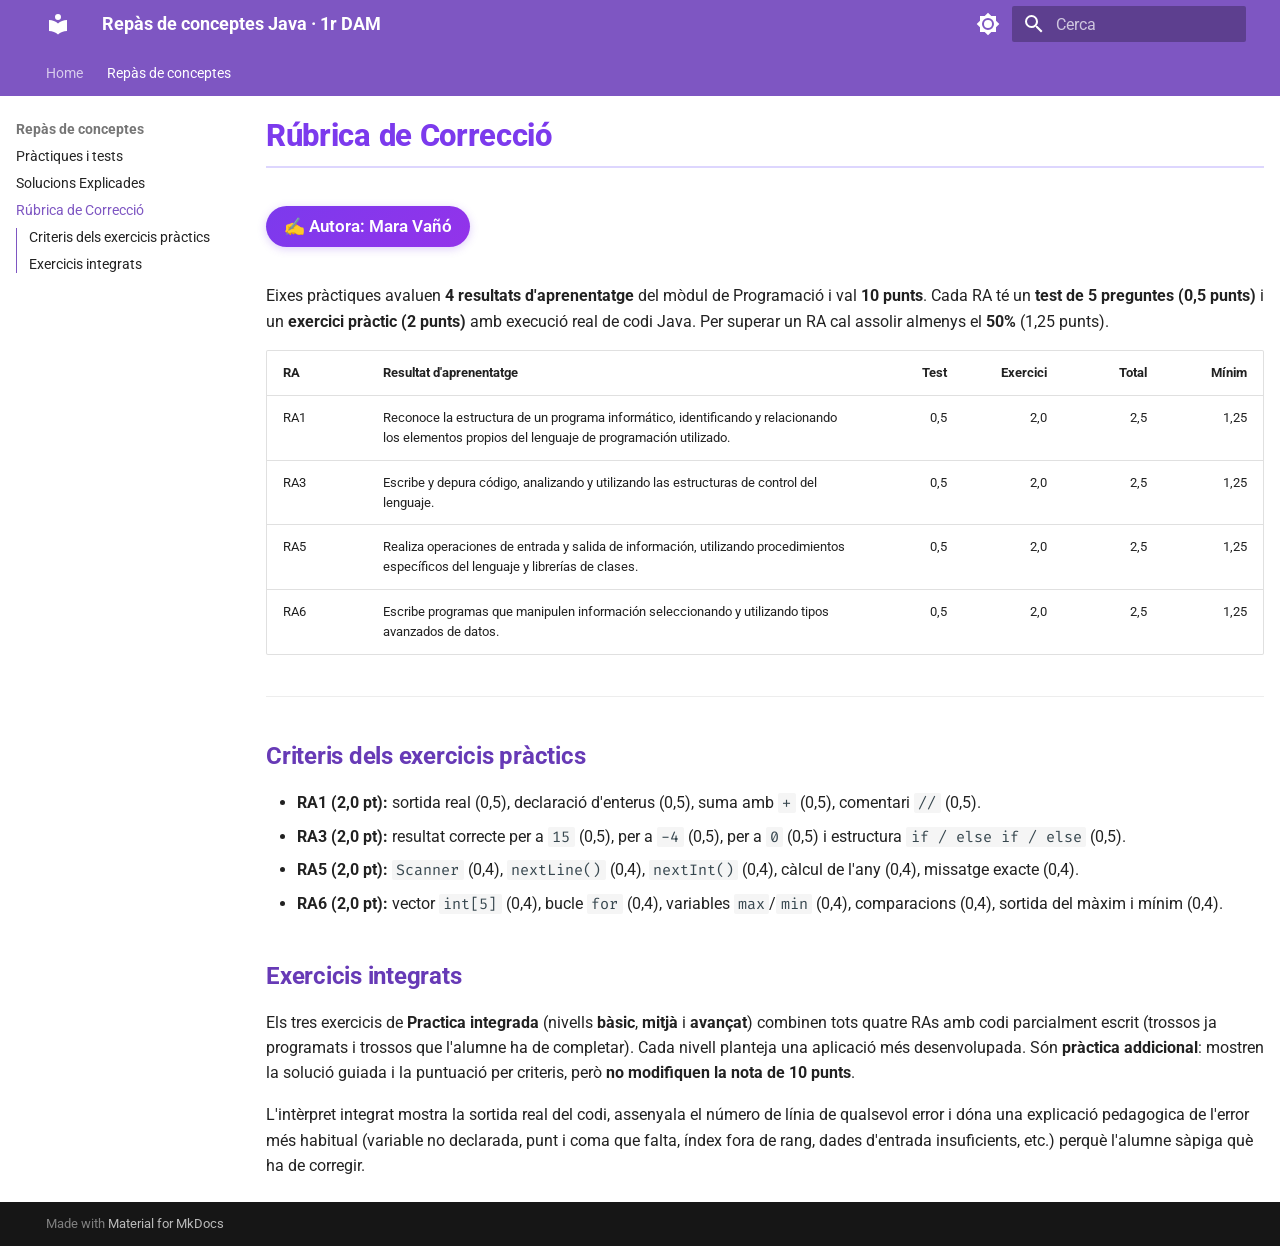
<file: 1eval/rubrica1e/index.html>
<!doctype html>
<html lang="ca" class="no-js">
  <head>
    
      <meta charset="utf-8">
      <meta name="viewport" content="width=device-width,initial-scale=1">
      
        <meta name="description" content="Pràctiques interactives de programació Java per a 1r de DAM">
      
      
        <meta name="author" content="Mara Vañó">
      
      
        <link rel="canonical" href="https://Mara1978-val.github.io/PracticarConceptesJAVA/1eval/rubrica1e/">
      
      
        <link rel="prev" href="../solucions1e/">
      
      
      
        
      
      
      <link rel="icon" href="../../assets/images/favicon.png">
      <meta name="generator" content="mkdocs-1.6.1, mkdocs-material-9.8.2">
    
    
      
        <title>Rúbrica de Correcció - Repàs de conceptes Java · 1r DAM</title>
      
    
    
      <link rel="stylesheet" href="../../assets/stylesheets/main.57a0d79d.min.css">
      
        
        <link rel="stylesheet" href="../../assets/stylesheets/palette.fb2fffe2.min.css">
      
      


    
    
      
    
    
      
        
        
        <link rel="preconnect" href="https://fonts.gstatic.com" crossorigin>
        <link rel="stylesheet" href="https://fonts.googleapis.com/css?family=Roboto:300,300i,400,400i,700,700i%7CFira+Code:400,400i,700,700i&display=fallback">
        <style>:root{--md-text-font:"Roboto";--md-code-font:"Fira Code"}</style>
      
    
    
      <link rel="stylesheet" href="../../stylesheets/custom.css">
    
    <script>__md_scope=new URL("../..",location),__md_hash=e=>[...e].reduce(((e,_)=>(e<<5)-e+_.charCodeAt(0)),0),__md_get=(e,_=localStorage,t=__md_scope)=>JSON.parse(_.getItem(t.pathname+"."+e)),__md_set=(e,_,t=localStorage,a=__md_scope)=>{try{t.setItem(a.pathname+"."+e,JSON.stringify(_))}catch(e){}}</script>
    
      

    
    
  </head>
  
  
    
    
      
    
    
    
    
    <body dir="ltr" data-md-color-scheme="default" data-md-color-primary="deep-purple" data-md-color-accent="purple">
  
    
    <input class="md-toggle" data-md-toggle="drawer" type="checkbox" id="__drawer" autocomplete="off">
    <input class="md-toggle" data-md-toggle="search" type="checkbox" id="__search" autocomplete="off">
    <label class="md-overlay" for="__drawer"></label>
    <div data-md-component="skip">
      
        
        <a href="#rubrica-de-correccio" class="md-skip">
          Salta el contingut
        </a>
      
    </div>
    <div data-md-component="announce">
      
    </div>
    
    
      

<header class="md-header" data-md-component="header">
  <nav class="md-header__inner md-grid" aria-label="Capçalera">
    <a href="../.." title="Repàs de conceptes Java · 1r DAM" class="md-header__button md-logo" aria-label="Repàs de conceptes Java · 1r DAM" data-md-component="logo">
      
  
  <svg xmlns="http://www.w3.org/2000/svg" viewBox="0 0 24 24"><path d="M12 8a3 3 0 0 0 3-3 3 3 0 0 0-3-3 3 3 0 0 0-3 3 3 3 0 0 0 3 3m0 3.54C9.64 9.35 6.5 8 3 8v11c3.5 0 6.64 1.35 9 3.54 2.36-2.19 5.5-3.54 9-3.54V8c-3.5 0-6.64 1.35-9 3.54"/></svg>

    </a>
    <label class="md-header__button md-icon" for="__drawer">
      
      <svg xmlns="http://www.w3.org/2000/svg" viewBox="0 0 24 24"><path d="M3 6h18v2H3zm0 5h18v2H3zm0 5h18v2H3z"/></svg>
    </label>
    <div class="md-header__title" data-md-component="header-title">
      <div class="md-header__ellipsis">
        <div class="md-header__topic">
          <span class="md-ellipsis">
            Repàs de conceptes Java · 1r DAM
          </span>
        </div>
        <div class="md-header__topic" data-md-component="header-topic">
          <span class="md-ellipsis">
            
              Rúbrica de Correcció
            
          </span>
        </div>
      </div>
    </div>
    
      
        <form class="md-header__option" data-md-component="palette">
  
    
    
    
    <input class="md-option" data-md-color-media="" data-md-color-scheme="default" data-md-color-primary="deep-purple" data-md-color-accent="purple"  aria-label="Canviar a mode fosc"  type="radio" name="__palette" id="__palette_0">
    
      <label class="md-header__button md-icon" title="Canviar a mode fosc" for="__palette_1" hidden>
        <svg xmlns="http://www.w3.org/2000/svg" viewBox="0 0 24 24"><path d="M12 8a4 4 0 0 0-4 4 4 4 0 0 0 4 4 4 4 0 0 0 4-4 4 4 0 0 0-4-4m0 10a6 6 0 0 1-6-6 6 6 0 0 1 6-6 6 6 0 0 1 6 6 6 6 0 0 1-6 6m8-9.31V4h-4.69L12 .69 8.69 4H4v4.69L.69 12 4 15.31V20h4.69L12 23.31 15.31 20H20v-4.69L23.31 12z"/></svg>
      </label>
    
  
    
    
    
    <input class="md-option" data-md-color-media="" data-md-color-scheme="slate" data-md-color-primary="deep-purple" data-md-color-accent="purple"  aria-label="Canviar a mode clar"  type="radio" name="__palette" id="__palette_1">
    
      <label class="md-header__button md-icon" title="Canviar a mode clar" for="__palette_0" hidden>
        <svg xmlns="http://www.w3.org/2000/svg" viewBox="0 0 24 24"><path d="M12 18c-.89 0-1.74-.2-2.5-.55C11.56 16.5 13 14.42 13 12s-1.44-4.5-3.5-5.45C10.26 6.2 11.11 6 12 6a6 6 0 0 1 6 6 6 6 0 0 1-6 6m8-9.31V4h-4.69L12 .69 8.69 4H4v4.69L.69 12 4 15.31V20h4.69L12 23.31 15.31 20H20v-4.69L23.31 12z"/></svg>
      </label>
    
  
</form>
      
    
    
      <script>var palette=__md_get("__palette");if(palette&&palette.color){if("(prefers-color-scheme)"===palette.color.media){var media=matchMedia("(prefers-color-scheme: light)"),input=document.querySelector(media.matches?"[data-md-color-media='(prefers-color-scheme: light)']":"[data-md-color-media='(prefers-color-scheme: dark)']");palette.color.media=input.getAttribute("data-md-color-media"),palette.color.scheme=input.getAttribute("data-md-color-scheme"),palette.color.primary=input.getAttribute("data-md-color-primary"),palette.color.accent=input.getAttribute("data-md-color-accent")}for(var[key,value]of Object.entries(palette.color))document.body.setAttribute("data-md-color-"+key,value)}</script>
    
    
    
      
      
        <label class="md-header__button md-icon" for="__search">
          
          <svg xmlns="http://www.w3.org/2000/svg" viewBox="0 0 24 24"><path d="M9.5 3A6.5 6.5 0 0 1 16 9.5c0 1.61-.59 3.09-1.56 4.23l.27.27h.79l5 5-1.5 1.5-5-5v-.79l-.27-.27A6.52 6.52 0 0 1 9.5 16 6.5 6.5 0 0 1 3 9.5 6.5 6.5 0 0 1 9.5 3m0 2C7 5 5 7 5 9.5S7 14 9.5 14 14 12 14 9.5 12 5 9.5 5"/></svg>
        </label>
        <div class="md-search" data-md-component="search" role="dialog">
  <label class="md-search__overlay" for="__search"></label>
  <div class="md-search__inner" role="search">
    <form class="md-search__form" name="search">
      <input type="text" class="md-search__input" name="query" aria-label="Cerca" placeholder="Cerca" autocapitalize="off" autocorrect="off" autocomplete="off" spellcheck="false" data-md-component="search-query" required>
      <label class="md-search__icon md-icon" for="__search">
        
        <svg xmlns="http://www.w3.org/2000/svg" viewBox="0 0 24 24"><path d="M9.5 3A6.5 6.5 0 0 1 16 9.5c0 1.61-.59 3.09-1.56 4.23l.27.27h.79l5 5-1.5 1.5-5-5v-.79l-.27-.27A6.52 6.52 0 0 1 9.5 16 6.5 6.5 0 0 1 3 9.5 6.5 6.5 0 0 1 9.5 3m0 2C7 5 5 7 5 9.5S7 14 9.5 14 14 12 14 9.5 12 5 9.5 5"/></svg>
        
        <svg xmlns="http://www.w3.org/2000/svg" viewBox="0 0 24 24"><path d="M20 11v2H8l5.5 5.5-1.42 1.42L4.16 12l7.92-7.92L13.5 5.5 8 11z"/></svg>
      </label>
      <nav class="md-search__options" aria-label="Cerca">
        
        <button type="reset" class="md-search__icon md-icon" title="Neteja" aria-label="Neteja" tabindex="-1">
          
          <svg xmlns="http://www.w3.org/2000/svg" viewBox="0 0 24 24"><path d="M19 6.41 17.59 5 12 10.59 6.41 5 5 6.41 10.59 12 5 17.59 6.41 19 12 13.41 17.59 19 19 17.59 13.41 12z"/></svg>
        </button>
      </nav>
      
        <div class="md-search__suggest" data-md-component="search-suggest"></div>
      
    </form>
    <div class="md-search__output">
      <div class="md-search__scrollwrap" tabindex="0" data-md-scrollfix>
        <div class="md-search-result" data-md-component="search-result">
          <div class="md-search-result__meta">
            Inicialitzant cerca
          </div>
          <ol class="md-search-result__list" role="presentation"></ol>
        </div>
      </div>
    </div>
  </div>
</div>
      
    
    
  </nav>
  
</header>
    
    <div class="md-container" data-md-component="container">
      
      
        
          
            
<nav class="md-tabs" aria-label="Pestanyes" data-md-component="tabs">
  <div class="md-grid">
    <ul class="md-tabs__list">
      
        
  
  
  
  
    <li class="md-tabs__item">
      <a href="../.." class="md-tabs__link">
        
  
  
    
  
  Home

      </a>
    </li>
  

      
        
  
  
  
    
  
  
    
    
      <li class="md-tabs__item md-tabs__item--active">
        <a href="../repaso1e/" class="md-tabs__link">
          
  
  
    
  
  Repàs de conceptes

        </a>
      </li>
    
  

      
    </ul>
  </div>
</nav>
          
        
      
      <main class="md-main" data-md-component="main">
        <div class="md-main__inner md-grid">
          
            
              
              <div class="md-sidebar md-sidebar--primary" data-md-component="sidebar" data-md-type="navigation" >
                <div class="md-sidebar__scrollwrap">
                  <div class="md-sidebar__inner">
                    


  


  

<nav class="md-nav md-nav--primary md-nav--lifted md-nav--integrated" aria-label="Navegació" data-md-level="0">
  <label class="md-nav__title" for="__drawer">
    <a href="../.." title="Repàs de conceptes Java · 1r DAM" class="md-nav__button md-logo" aria-label="Repàs de conceptes Java · 1r DAM" data-md-component="logo">
      
  
  <svg xmlns="http://www.w3.org/2000/svg" viewBox="0 0 24 24"><path d="M12 8a3 3 0 0 0 3-3 3 3 0 0 0-3-3 3 3 0 0 0-3 3 3 3 0 0 0 3 3m0 3.54C9.64 9.35 6.5 8 3 8v11c3.5 0 6.64 1.35 9 3.54 2.36-2.19 5.5-3.54 9-3.54V8c-3.5 0-6.64 1.35-9 3.54"/></svg>

    </a>
    Repàs de conceptes Java · 1r DAM
  </label>
  
  <ul class="md-nav__list" data-md-scrollfix>
    
      
      
  
  
  
  
    <li class="md-nav__item">
      <a href="../.." class="md-nav__link">
        
  
  
  <span class="md-ellipsis">
    
  
    Home
  

    
  </span>
  
  

      </a>
    </li>
  

    
      
      
  
  
    
  
  
  
    
    
      
        
      
        
      
        
      
    
    
    
      
        
        
      
      
        
      
    
    
    <li class="md-nav__item md-nav__item--active md-nav__item--section md-nav__item--nested">
      
        
        
        <input class="md-nav__toggle md-toggle " type="checkbox" id="__nav_2" checked>
        
          
          <label class="md-nav__link" for="__nav_2" id="__nav_2_label" tabindex="">
            
  
  
  <span class="md-ellipsis">
    
  
    Repàs de conceptes
  

    
  </span>
  
  

            <span class="md-nav__icon md-icon"></span>
          </label>
        
        <nav class="md-nav" data-md-level="1" aria-labelledby="__nav_2_label" aria-expanded="true">
          <label class="md-nav__title" for="__nav_2">
            <span class="md-nav__icon md-icon"></span>
            
  
    Repàs de conceptes
  

          </label>
          <ul class="md-nav__list" data-md-scrollfix>
            
              
                
  
  
  
  
    <li class="md-nav__item">
      <a href="../repaso1e/" class="md-nav__link">
        
  
  
  <span class="md-ellipsis">
    
  
    Pràctiques i tests
  

    
  </span>
  
  

      </a>
    </li>
  

              
            
              
                
  
  
  
  
    <li class="md-nav__item">
      <a href="../solucions1e/" class="md-nav__link">
        
  
  
  <span class="md-ellipsis">
    
  
    Solucions Explicades
  

    
  </span>
  
  

      </a>
    </li>
  

              
            
              
                
  
  
    
  
  
  
    <li class="md-nav__item md-nav__item--active">
      
      <input class="md-nav__toggle md-toggle" type="checkbox" id="__toc">
      
      
        
      
      
        <label class="md-nav__link md-nav__link--active" for="__toc">
          
  
  
  <span class="md-ellipsis">
    
  
    Rúbrica de Correcció
  

    
  </span>
  
  

          <span class="md-nav__icon md-icon"></span>
        </label>
      
      <a href="./" class="md-nav__link md-nav__link--active">
        
  
  
  <span class="md-ellipsis">
    
  
    Rúbrica de Correcció
  

    
  </span>
  
  

      </a>
      
        

<nav class="md-nav md-nav--secondary" aria-label="Taula de continguts">
  
  
  
    
  
  
    <label class="md-nav__title" for="__toc">
      <span class="md-nav__icon md-icon"></span>
      Taula de continguts
    </label>
    <ul class="md-nav__list" data-md-component="toc" data-md-scrollfix>
      
        <li class="md-nav__item">
  <a href="#criteris-dels-exercicis-practics" class="md-nav__link">
    <span class="md-ellipsis">
      
        Criteris dels exercicis pràctics
      
    </span>
  </a>
  
</li>
      
        <li class="md-nav__item">
  <a href="#exercicis-integrats" class="md-nav__link">
    <span class="md-ellipsis">
      
        Exercicis integrats
      
    </span>
  </a>
  
</li>
      
    </ul>
  
</nav>
      
    </li>
  

              
            
          </ul>
        </nav>
      
    </li>
  

    
  </ul>
</nav>
                  </div>
                </div>
              </div>
            
            
          
          
            <div class="md-content" data-md-component="content">
              
              <article class="md-content__inner md-typeset">
                
                  



<h1 id="rubrica-de-correccio">Rúbrica de Correcció</h1>
<div class="author-badge">
  <span>✍️ Autora: Mara Vañó</span>
</div>

<p>Eixes pràctiques avaluen <strong>4 resultats d'aprenentatge</strong> del mòdul de Programació i val <strong>10 punts</strong>.
Cada RA té un <strong>test de 5 preguntes (0,5 punts)</strong> i un <strong>exercici pràctic (2 punts)</strong> amb
execució real de codi Java. Per superar un RA cal assolir almenys el <strong>50%</strong> (1,25 punts).</p>
<table>
<thead>
<tr>
<th>RA</th>
<th>Resultat d'aprenentatge</th>
<th style="text-align: right;">Test</th>
<th style="text-align: right;">Exercici</th>
<th style="text-align: right;">Total</th>
<th style="text-align: right;">Mínim</th>
</tr>
</thead>
<tbody>
<tr>
<td>RA1</td>
<td>Reconoce la estructura de un programa informático, identificando y relacionando los elementos propios del lenguaje de programación utilizado.</td>
<td style="text-align: right;">0,5</td>
<td style="text-align: right;">2,0</td>
<td style="text-align: right;">2,5</td>
<td style="text-align: right;">1,25</td>
</tr>
<tr>
<td>RA3</td>
<td>Escribe y depura código, analizando y utilizando las estructuras de control del lenguaje.</td>
<td style="text-align: right;">0,5</td>
<td style="text-align: right;">2,0</td>
<td style="text-align: right;">2,5</td>
<td style="text-align: right;">1,25</td>
</tr>
<tr>
<td>RA5</td>
<td>Realiza operaciones de entrada y salida de información, utilizando procedimientos específicos del lenguaje y librerías de clases.</td>
<td style="text-align: right;">0,5</td>
<td style="text-align: right;">2,0</td>
<td style="text-align: right;">2,5</td>
<td style="text-align: right;">1,25</td>
</tr>
<tr>
<td>RA6</td>
<td>Escribe programas que manipulen información seleccionando y utilizando tipos avanzados de datos.</td>
<td style="text-align: right;">0,5</td>
<td style="text-align: right;">2,0</td>
<td style="text-align: right;">2,5</td>
<td style="text-align: right;">1,25</td>
</tr>
</tbody>
</table>
<hr />
<h2 id="criteris-dels-exercicis-practics">Criteris dels exercicis pràctics</h2>
<ul>
<li><strong>RA1 (2,0 pt):</strong> sortida real (0,5), declaració d'enterus (0,5), suma amb <code>+</code> (0,5), comentari <code>//</code> (0,5).</li>
<li><strong>RA3 (2,0 pt):</strong> resultat correcte per a <code>15</code> (0,5), per a <code>-4</code> (0,5), per a <code>0</code> (0,5) i estructura <code>if / else if / else</code> (0,5).</li>
<li><strong>RA5 (2,0 pt):</strong> <code>Scanner</code> (0,4), <code>nextLine()</code> (0,4), <code>nextInt()</code> (0,4), càlcul de l'any (0,4), missatge exacte (0,4).</li>
<li><strong>RA6 (2,0 pt):</strong> vector <code>int[5]</code> (0,4), bucle <code>for</code> (0,4), variables <code>max</code>/<code>min</code> (0,4), comparacions (0,4), sortida del màxim i mínim (0,4).</li>
</ul>
<h2 id="exercicis-integrats">Exercicis integrats</h2>
<p>Els tres exercicis de <strong>Practica integrada</strong> (nivells <strong>bàsic</strong>, <strong>mitjà</strong> i <strong>avançat</strong>) combinen
tots quatre RAs amb codi parcialment escrit (trossos ja programats i trossos que l'alumne ha de
completar). Cada nivell planteja una aplicació més desenvolupada. Són <strong>pràctica addicional</strong>:
mostren la solució guiada i la puntuació per criteris, però <strong>no modifiquen la nota de 10 punts</strong>.</p>
<p>L'intèrpret integrat mostra la sortida real del codi, assenyala el número de línia de qualsevol error
i dóna una explicació pedagogica de l'error més habitual (variable no declarada, punt i coma que falta,
índex fora de rang, dades d'entrada insuficients, etc.) perquè l'alumne sàpiga què ha de corregir.</p>












                
              </article>
            </div>
          
          
  <script>var tabs=__md_get("__tabs");if(Array.isArray(tabs))e:for(var set of document.querySelectorAll(".tabbed-set")){var labels=set.querySelector(".tabbed-labels");for(var tab of tabs)for(var label of labels.getElementsByTagName("label"))if(label.innerText.trim()===tab){var input=document.getElementById(label.htmlFor);input.checked=!0;continue e}}</script>

<script>var target=document.getElementById(location.hash.slice(1));target&&target.name&&(target.checked=target.name.startsWith("__tabbed_"))</script>
        </div>
        
          <button type="button" class="md-top md-icon" data-md-component="top" hidden>
  
  <svg xmlns="http://www.w3.org/2000/svg" viewBox="0 0 24 24"><path d="M13 20h-2V8l-5.5 5.5-1.42-1.42L12 4.16l7.92 7.92-1.42 1.42L13 8z"/></svg>
  Torna a l'inici
</button>
        
      </main>
      
        <footer class="md-footer">
  
  <div class="md-footer-meta md-typeset">
    <div class="md-footer-meta__inner md-grid">
      <div class="md-copyright">
  
  
    Made with
    <a href="https://squidfunk.github.io/mkdocs-material/" target="_blank" rel="noopener">
      Material for MkDocs
    </a>
  
</div>
      
    </div>
  </div>
</footer>
      
    </div>
    <div class="md-dialog" data-md-component="dialog">
      <div class="md-dialog__inner md-typeset"></div>
    </div>
    
    
    
      
      
      <script id="__config" type="application/json">{"annotate": null, "base": "../..", "features": ["navigation.tabs", "navigation.sections", "navigation.indexes", "navigation.top", "toc.integrate", "content.code.copy", "content.tabs.link", "search.highlight", "search.suggest"], "search": "../../assets/javascripts/workers/search.a7633da7.min.js", "tags": null, "translations": {"clipboard.copied": "Copiat al porta-retalls", "clipboard.copy": "C\u00f2pia al porta-retalls", "search.result.more.one": "1 m\u00e9s en aquesta p\u00e0gina", "search.result.more.other": "# m\u00e9s en aquesta p\u00e0gina", "search.result.none": "Cap document coincideix", "search.result.one": "1 document coincident", "search.result.other": "# documents coincidents", "search.result.placeholder": "Escriu per a comen\u00e7ar a cercar", "search.result.term.missing": "Desaparegut", "select.version": "Selecciona la versi\u00f3"}, "version": null}</script>
    
    
      <script src="../../assets/javascripts/bundle.a5f9d56c.min.js"></script>
      
        <script src="../../javascripts/java-interpreter.js"></script>
      
        <script src="../../javascripts/dades/ra1.js"></script>
      
        <script src="../../javascripts/dades/ra3.js"></script>
      
        <script src="../../javascripts/dades/ra5.js"></script>
      
        <script src="../../javascripts/dades/ra6.js"></script>
      
        <script src="../../javascripts/dades/int-basic.js"></script>
      
        <script src="../../javascripts/dades/int-mitja.js"></script>
      
        <script src="../../javascripts/dades/int-avancada.js"></script>
      
        <script src="../../javascripts/simulator.js"></script>
      
        <script src="../../javascripts/valencia-theme.js"></script>
      
    
  </body>
</html>
</file>
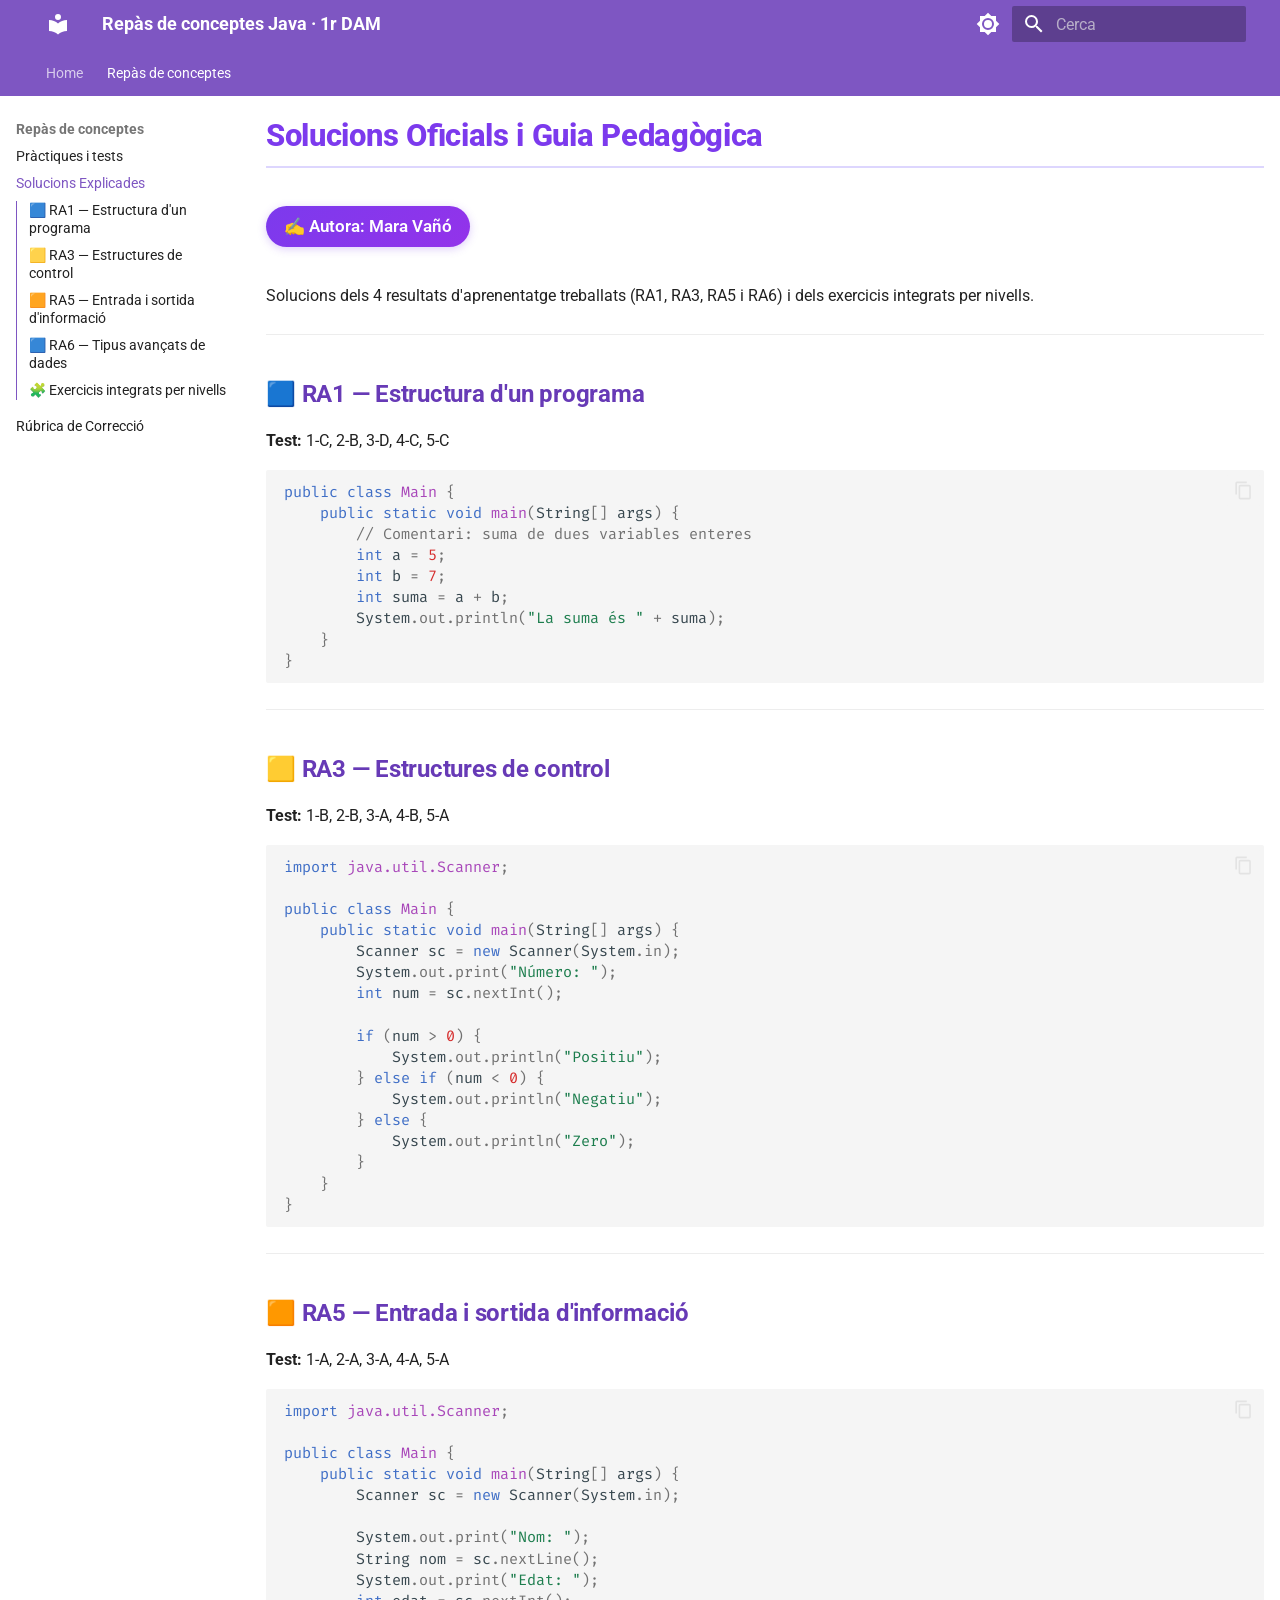
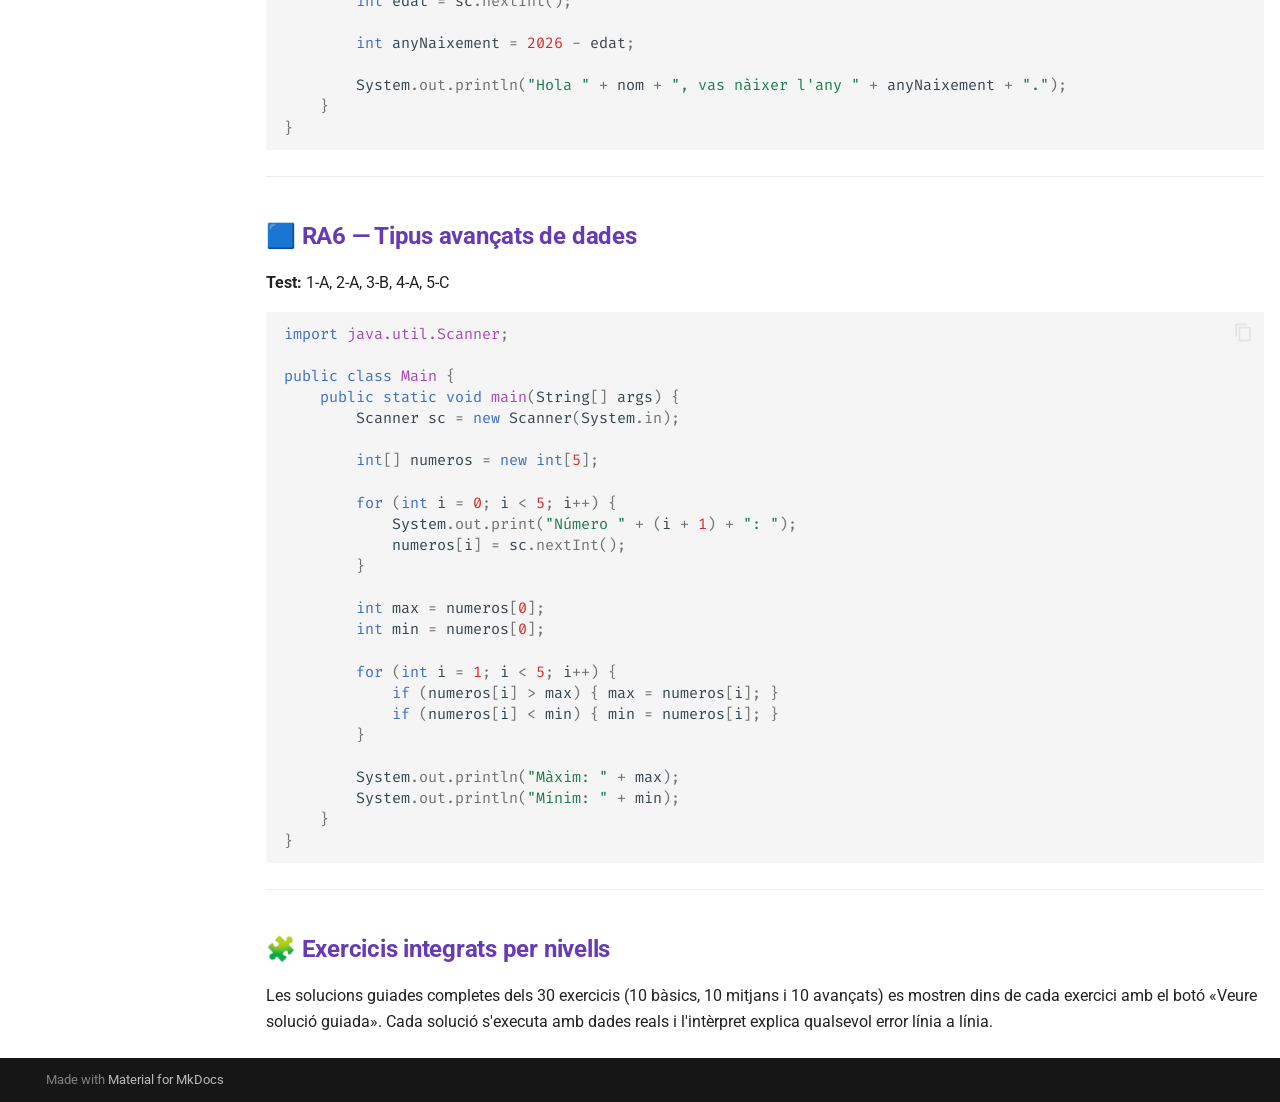
<file: 1eval/solucions1e/index.html>
<!doctype html>
<html lang="ca" class="no-js">
  <head>
    
      <meta charset="utf-8">
      <meta name="viewport" content="width=device-width,initial-scale=1">
      
        <meta name="description" content="Pràctiques interactives de programació Java per a 1r de DAM">
      
      
        <meta name="author" content="Mara Vañó">
      
      
        <link rel="canonical" href="https://Mara1978-val.github.io/PracticarConceptesJAVA/1eval/solucions1e/">
      
      
        <link rel="prev" href="../repaso1e/">
      
      
        <link rel="next" href="../rubrica1e/">
      
      
        
      
      
      <link rel="icon" href="../../assets/images/favicon.png">
      <meta name="generator" content="mkdocs-1.6.1, mkdocs-material-9.8.2">
    
    
      
        <title>Solucions Explicades - Repàs de conceptes Java · 1r DAM</title>
      
    
    
      <link rel="stylesheet" href="../../assets/stylesheets/main.57a0d79d.min.css">
      
        
        <link rel="stylesheet" href="../../assets/stylesheets/palette.fb2fffe2.min.css">
      
      


    
    
      
    
    
      
        
        
        <link rel="preconnect" href="https://fonts.gstatic.com" crossorigin>
        <link rel="stylesheet" href="https://fonts.googleapis.com/css?family=Roboto:300,300i,400,400i,700,700i%7CFira+Code:400,400i,700,700i&display=fallback">
        <style>:root{--md-text-font:"Roboto";--md-code-font:"Fira Code"}</style>
      
    
    
      <link rel="stylesheet" href="../../stylesheets/custom.css">
    
    <script>__md_scope=new URL("../..",location),__md_hash=e=>[...e].reduce(((e,_)=>(e<<5)-e+_.charCodeAt(0)),0),__md_get=(e,_=localStorage,t=__md_scope)=>JSON.parse(_.getItem(t.pathname+"."+e)),__md_set=(e,_,t=localStorage,a=__md_scope)=>{try{t.setItem(a.pathname+"."+e,JSON.stringify(_))}catch(e){}}</script>
    
      

    
    
  </head>
  
  
    
    
      
    
    
    
    
    <body dir="ltr" data-md-color-scheme="default" data-md-color-primary="deep-purple" data-md-color-accent="purple">
  
    
    <input class="md-toggle" data-md-toggle="drawer" type="checkbox" id="__drawer" autocomplete="off">
    <input class="md-toggle" data-md-toggle="search" type="checkbox" id="__search" autocomplete="off">
    <label class="md-overlay" for="__drawer"></label>
    <div data-md-component="skip">
      
        
        <a href="#solucions-oficials-i-guia-pedagogica" class="md-skip">
          Salta el contingut
        </a>
      
    </div>
    <div data-md-component="announce">
      
    </div>
    
    
      

<header class="md-header" data-md-component="header">
  <nav class="md-header__inner md-grid" aria-label="Capçalera">
    <a href="../.." title="Repàs de conceptes Java · 1r DAM" class="md-header__button md-logo" aria-label="Repàs de conceptes Java · 1r DAM" data-md-component="logo">
      
  
  <svg xmlns="http://www.w3.org/2000/svg" viewBox="0 0 24 24"><path d="M12 8a3 3 0 0 0 3-3 3 3 0 0 0-3-3 3 3 0 0 0-3 3 3 3 0 0 0 3 3m0 3.54C9.64 9.35 6.5 8 3 8v11c3.5 0 6.64 1.35 9 3.54 2.36-2.19 5.5-3.54 9-3.54V8c-3.5 0-6.64 1.35-9 3.54"/></svg>

    </a>
    <label class="md-header__button md-icon" for="__drawer">
      
      <svg xmlns="http://www.w3.org/2000/svg" viewBox="0 0 24 24"><path d="M3 6h18v2H3zm0 5h18v2H3zm0 5h18v2H3z"/></svg>
    </label>
    <div class="md-header__title" data-md-component="header-title">
      <div class="md-header__ellipsis">
        <div class="md-header__topic">
          <span class="md-ellipsis">
            Repàs de conceptes Java · 1r DAM
          </span>
        </div>
        <div class="md-header__topic" data-md-component="header-topic">
          <span class="md-ellipsis">
            
              Solucions Explicades
            
          </span>
        </div>
      </div>
    </div>
    
      
        <form class="md-header__option" data-md-component="palette">
  
    
    
    
    <input class="md-option" data-md-color-media="" data-md-color-scheme="default" data-md-color-primary="deep-purple" data-md-color-accent="purple"  aria-label="Canviar a mode fosc"  type="radio" name="__palette" id="__palette_0">
    
      <label class="md-header__button md-icon" title="Canviar a mode fosc" for="__palette_1" hidden>
        <svg xmlns="http://www.w3.org/2000/svg" viewBox="0 0 24 24"><path d="M12 8a4 4 0 0 0-4 4 4 4 0 0 0 4 4 4 4 0 0 0 4-4 4 4 0 0 0-4-4m0 10a6 6 0 0 1-6-6 6 6 0 0 1 6-6 6 6 0 0 1 6 6 6 6 0 0 1-6 6m8-9.31V4h-4.69L12 .69 8.69 4H4v4.69L.69 12 4 15.31V20h4.69L12 23.31 15.31 20H20v-4.69L23.31 12z"/></svg>
      </label>
    
  
    
    
    
    <input class="md-option" data-md-color-media="" data-md-color-scheme="slate" data-md-color-primary="deep-purple" data-md-color-accent="purple"  aria-label="Canviar a mode clar"  type="radio" name="__palette" id="__palette_1">
    
      <label class="md-header__button md-icon" title="Canviar a mode clar" for="__palette_0" hidden>
        <svg xmlns="http://www.w3.org/2000/svg" viewBox="0 0 24 24"><path d="M12 18c-.89 0-1.74-.2-2.5-.55C11.56 16.5 13 14.42 13 12s-1.44-4.5-3.5-5.45C10.26 6.2 11.11 6 12 6a6 6 0 0 1 6 6 6 6 0 0 1-6 6m8-9.31V4h-4.69L12 .69 8.69 4H4v4.69L.69 12 4 15.31V20h4.69L12 23.31 15.31 20H20v-4.69L23.31 12z"/></svg>
      </label>
    
  
</form>
      
    
    
      <script>var palette=__md_get("__palette");if(palette&&palette.color){if("(prefers-color-scheme)"===palette.color.media){var media=matchMedia("(prefers-color-scheme: light)"),input=document.querySelector(media.matches?"[data-md-color-media='(prefers-color-scheme: light)']":"[data-md-color-media='(prefers-color-scheme: dark)']");palette.color.media=input.getAttribute("data-md-color-media"),palette.color.scheme=input.getAttribute("data-md-color-scheme"),palette.color.primary=input.getAttribute("data-md-color-primary"),palette.color.accent=input.getAttribute("data-md-color-accent")}for(var[key,value]of Object.entries(palette.color))document.body.setAttribute("data-md-color-"+key,value)}</script>
    
    
    
      
      
        <label class="md-header__button md-icon" for="__search">
          
          <svg xmlns="http://www.w3.org/2000/svg" viewBox="0 0 24 24"><path d="M9.5 3A6.5 6.5 0 0 1 16 9.5c0 1.61-.59 3.09-1.56 4.23l.27.27h.79l5 5-1.5 1.5-5-5v-.79l-.27-.27A6.52 6.52 0 0 1 9.5 16 6.5 6.5 0 0 1 3 9.5 6.5 6.5 0 0 1 9.5 3m0 2C7 5 5 7 5 9.5S7 14 9.5 14 14 12 14 9.5 12 5 9.5 5"/></svg>
        </label>
        <div class="md-search" data-md-component="search" role="dialog">
  <label class="md-search__overlay" for="__search"></label>
  <div class="md-search__inner" role="search">
    <form class="md-search__form" name="search">
      <input type="text" class="md-search__input" name="query" aria-label="Cerca" placeholder="Cerca" autocapitalize="off" autocorrect="off" autocomplete="off" spellcheck="false" data-md-component="search-query" required>
      <label class="md-search__icon md-icon" for="__search">
        
        <svg xmlns="http://www.w3.org/2000/svg" viewBox="0 0 24 24"><path d="M9.5 3A6.5 6.5 0 0 1 16 9.5c0 1.61-.59 3.09-1.56 4.23l.27.27h.79l5 5-1.5 1.5-5-5v-.79l-.27-.27A6.52 6.52 0 0 1 9.5 16 6.5 6.5 0 0 1 3 9.5 6.5 6.5 0 0 1 9.5 3m0 2C7 5 5 7 5 9.5S7 14 9.5 14 14 12 14 9.5 12 5 9.5 5"/></svg>
        
        <svg xmlns="http://www.w3.org/2000/svg" viewBox="0 0 24 24"><path d="M20 11v2H8l5.5 5.5-1.42 1.42L4.16 12l7.92-7.92L13.5 5.5 8 11z"/></svg>
      </label>
      <nav class="md-search__options" aria-label="Cerca">
        
        <button type="reset" class="md-search__icon md-icon" title="Neteja" aria-label="Neteja" tabindex="-1">
          
          <svg xmlns="http://www.w3.org/2000/svg" viewBox="0 0 24 24"><path d="M19 6.41 17.59 5 12 10.59 6.41 5 5 6.41 10.59 12 5 17.59 6.41 19 12 13.41 17.59 19 19 17.59 13.41 12z"/></svg>
        </button>
      </nav>
      
        <div class="md-search__suggest" data-md-component="search-suggest"></div>
      
    </form>
    <div class="md-search__output">
      <div class="md-search__scrollwrap" tabindex="0" data-md-scrollfix>
        <div class="md-search-result" data-md-component="search-result">
          <div class="md-search-result__meta">
            Inicialitzant cerca
          </div>
          <ol class="md-search-result__list" role="presentation"></ol>
        </div>
      </div>
    </div>
  </div>
</div>
      
    
    
  </nav>
  
</header>
    
    <div class="md-container" data-md-component="container">
      
      
        
          
            
<nav class="md-tabs" aria-label="Pestanyes" data-md-component="tabs">
  <div class="md-grid">
    <ul class="md-tabs__list">
      
        
  
  
  
  
    <li class="md-tabs__item">
      <a href="../.." class="md-tabs__link">
        
  
  
    
  
  Home

      </a>
    </li>
  

      
        
  
  
  
    
  
  
    
    
      <li class="md-tabs__item md-tabs__item--active">
        <a href="../repaso1e/" class="md-tabs__link">
          
  
  
    
  
  Repàs de conceptes

        </a>
      </li>
    
  

      
    </ul>
  </div>
</nav>
          
        
      
      <main class="md-main" data-md-component="main">
        <div class="md-main__inner md-grid">
          
            
              
              <div class="md-sidebar md-sidebar--primary" data-md-component="sidebar" data-md-type="navigation" >
                <div class="md-sidebar__scrollwrap">
                  <div class="md-sidebar__inner">
                    


  


  

<nav class="md-nav md-nav--primary md-nav--lifted md-nav--integrated" aria-label="Navegació" data-md-level="0">
  <label class="md-nav__title" for="__drawer">
    <a href="../.." title="Repàs de conceptes Java · 1r DAM" class="md-nav__button md-logo" aria-label="Repàs de conceptes Java · 1r DAM" data-md-component="logo">
      
  
  <svg xmlns="http://www.w3.org/2000/svg" viewBox="0 0 24 24"><path d="M12 8a3 3 0 0 0 3-3 3 3 0 0 0-3-3 3 3 0 0 0-3 3 3 3 0 0 0 3 3m0 3.54C9.64 9.35 6.5 8 3 8v11c3.5 0 6.64 1.35 9 3.54 2.36-2.19 5.5-3.54 9-3.54V8c-3.5 0-6.64 1.35-9 3.54"/></svg>

    </a>
    Repàs de conceptes Java · 1r DAM
  </label>
  
  <ul class="md-nav__list" data-md-scrollfix>
    
      
      
  
  
  
  
    <li class="md-nav__item">
      <a href="../.." class="md-nav__link">
        
  
  
  <span class="md-ellipsis">
    
  
    Home
  

    
  </span>
  
  

      </a>
    </li>
  

    
      
      
  
  
    
  
  
  
    
    
      
        
      
        
      
        
      
    
    
    
      
        
        
      
      
        
      
    
    
    <li class="md-nav__item md-nav__item--active md-nav__item--section md-nav__item--nested">
      
        
        
        <input class="md-nav__toggle md-toggle " type="checkbox" id="__nav_2" checked>
        
          
          <label class="md-nav__link" for="__nav_2" id="__nav_2_label" tabindex="">
            
  
  
  <span class="md-ellipsis">
    
  
    Repàs de conceptes
  

    
  </span>
  
  

            <span class="md-nav__icon md-icon"></span>
          </label>
        
        <nav class="md-nav" data-md-level="1" aria-labelledby="__nav_2_label" aria-expanded="true">
          <label class="md-nav__title" for="__nav_2">
            <span class="md-nav__icon md-icon"></span>
            
  
    Repàs de conceptes
  

          </label>
          <ul class="md-nav__list" data-md-scrollfix>
            
              
                
  
  
  
  
    <li class="md-nav__item">
      <a href="../repaso1e/" class="md-nav__link">
        
  
  
  <span class="md-ellipsis">
    
  
    Pràctiques i tests
  

    
  </span>
  
  

      </a>
    </li>
  

              
            
              
                
  
  
    
  
  
  
    <li class="md-nav__item md-nav__item--active">
      
      <input class="md-nav__toggle md-toggle" type="checkbox" id="__toc">
      
      
        
      
      
        <label class="md-nav__link md-nav__link--active" for="__toc">
          
  
  
  <span class="md-ellipsis">
    
  
    Solucions Explicades
  

    
  </span>
  
  

          <span class="md-nav__icon md-icon"></span>
        </label>
      
      <a href="./" class="md-nav__link md-nav__link--active">
        
  
  
  <span class="md-ellipsis">
    
  
    Solucions Explicades
  

    
  </span>
  
  

      </a>
      
        

<nav class="md-nav md-nav--secondary" aria-label="Taula de continguts">
  
  
  
    
  
  
    <label class="md-nav__title" for="__toc">
      <span class="md-nav__icon md-icon"></span>
      Taula de continguts
    </label>
    <ul class="md-nav__list" data-md-component="toc" data-md-scrollfix>
      
        <li class="md-nav__item">
  <a href="#ra1-estructura-dun-programa" class="md-nav__link">
    <span class="md-ellipsis">
      
        🟦 RA1 — Estructura d'un programa
      
    </span>
  </a>
  
</li>
      
        <li class="md-nav__item">
  <a href="#ra3-estructures-de-control" class="md-nav__link">
    <span class="md-ellipsis">
      
        🟨 RA3 — Estructures de control
      
    </span>
  </a>
  
</li>
      
        <li class="md-nav__item">
  <a href="#ra5-entrada-i-sortida-dinformacio" class="md-nav__link">
    <span class="md-ellipsis">
      
        🟧 RA5 — Entrada i sortida d'informació
      
    </span>
  </a>
  
</li>
      
        <li class="md-nav__item">
  <a href="#ra6-tipus-avancats-de-dades" class="md-nav__link">
    <span class="md-ellipsis">
      
        🟦 RA6 — Tipus avançats de dades
      
    </span>
  </a>
  
</li>
      
        <li class="md-nav__item">
  <a href="#exercicis-integrats-per-nivells" class="md-nav__link">
    <span class="md-ellipsis">
      
        🧩 Exercicis integrats per nivells
      
    </span>
  </a>
  
</li>
      
    </ul>
  
</nav>
      
    </li>
  

              
            
              
                
  
  
  
  
    <li class="md-nav__item">
      <a href="../rubrica1e/" class="md-nav__link">
        
  
  
  <span class="md-ellipsis">
    
  
    Rúbrica de Correcció
  

    
  </span>
  
  

      </a>
    </li>
  

              
            
          </ul>
        </nav>
      
    </li>
  

    
  </ul>
</nav>
                  </div>
                </div>
              </div>
            
            
          
          
            <div class="md-content" data-md-component="content">
              
              <article class="md-content__inner md-typeset">
                
                  



<h1 id="solucions-oficials-i-guia-pedagogica">Solucions Oficials i Guia Pedagògica</h1>
<div class="author-badge">
  <span>✍️ Autora: Mara Vañó</span>
</div>

<p>Solucions dels 4 resultats d'aprenentatge treballats (RA1, RA3, RA5 i RA6) i dels exercicis integrats per nivells.</p>
<hr />
<h2 id="ra1-estructura-dun-programa">🟦 RA1 — Estructura d'un programa</h2>
<p><strong>Test:</strong> 1-C, 2-B, 3-D, 4-C, 5-C</p>
<div class="language-java highlight"><pre><span></span><code><span id="__span-0-1"><a id="__codelineno-0-1" name="__codelineno-0-1" href="#__codelineno-0-1"></a><span class="kd">public</span><span class="w"> </span><span class="kd">class</span> <span class="nc">Main</span><span class="w"> </span><span class="p">{</span>
</span><span id="__span-0-2"><a id="__codelineno-0-2" name="__codelineno-0-2" href="#__codelineno-0-2"></a><span class="w">    </span><span class="kd">public</span><span class="w"> </span><span class="kd">static</span><span class="w"> </span><span class="kt">void</span><span class="w"> </span><span class="nf">main</span><span class="p">(</span><span class="n">String</span><span class="o">[]</span><span class="w"> </span><span class="n">args</span><span class="p">)</span><span class="w"> </span><span class="p">{</span>
</span><span id="__span-0-3"><a id="__codelineno-0-3" name="__codelineno-0-3" href="#__codelineno-0-3"></a><span class="w">        </span><span class="c1">// Comentari: suma de dues variables enteres</span>
</span><span id="__span-0-4"><a id="__codelineno-0-4" name="__codelineno-0-4" href="#__codelineno-0-4"></a><span class="w">        </span><span class="kt">int</span><span class="w"> </span><span class="n">a</span><span class="w"> </span><span class="o">=</span><span class="w"> </span><span class="mi">5</span><span class="p">;</span>
</span><span id="__span-0-5"><a id="__codelineno-0-5" name="__codelineno-0-5" href="#__codelineno-0-5"></a><span class="w">        </span><span class="kt">int</span><span class="w"> </span><span class="n">b</span><span class="w"> </span><span class="o">=</span><span class="w"> </span><span class="mi">7</span><span class="p">;</span>
</span><span id="__span-0-6"><a id="__codelineno-0-6" name="__codelineno-0-6" href="#__codelineno-0-6"></a><span class="w">        </span><span class="kt">int</span><span class="w"> </span><span class="n">suma</span><span class="w"> </span><span class="o">=</span><span class="w"> </span><span class="n">a</span><span class="w"> </span><span class="o">+</span><span class="w"> </span><span class="n">b</span><span class="p">;</span>
</span><span id="__span-0-7"><a id="__codelineno-0-7" name="__codelineno-0-7" href="#__codelineno-0-7"></a><span class="w">        </span><span class="n">System</span><span class="p">.</span><span class="na">out</span><span class="p">.</span><span class="na">println</span><span class="p">(</span><span class="s">"La suma és "</span><span class="w"> </span><span class="o">+</span><span class="w"> </span><span class="n">suma</span><span class="p">);</span>
</span><span id="__span-0-8"><a id="__codelineno-0-8" name="__codelineno-0-8" href="#__codelineno-0-8"></a><span class="w">    </span><span class="p">}</span>
</span><span id="__span-0-9"><a id="__codelineno-0-9" name="__codelineno-0-9" href="#__codelineno-0-9"></a><span class="p">}</span>
</span></code></pre></div>
<hr />
<h2 id="ra3-estructures-de-control">🟨 RA3 — Estructures de control</h2>
<p><strong>Test:</strong> 1-B, 2-B, 3-A, 4-B, 5-A</p>
<div class="language-java highlight"><pre><span></span><code><span id="__span-1-1"><a id="__codelineno-1-1" name="__codelineno-1-1" href="#__codelineno-1-1"></a><span class="kn">import</span><span class="w"> </span><span class="nn">java.util.Scanner</span><span class="p">;</span>
</span><span id="__span-1-2"><a id="__codelineno-1-2" name="__codelineno-1-2" href="#__codelineno-1-2"></a>
</span><span id="__span-1-3"><a id="__codelineno-1-3" name="__codelineno-1-3" href="#__codelineno-1-3"></a><span class="kd">public</span><span class="w"> </span><span class="kd">class</span> <span class="nc">Main</span><span class="w"> </span><span class="p">{</span>
</span><span id="__span-1-4"><a id="__codelineno-1-4" name="__codelineno-1-4" href="#__codelineno-1-4"></a><span class="w">    </span><span class="kd">public</span><span class="w"> </span><span class="kd">static</span><span class="w"> </span><span class="kt">void</span><span class="w"> </span><span class="nf">main</span><span class="p">(</span><span class="n">String</span><span class="o">[]</span><span class="w"> </span><span class="n">args</span><span class="p">)</span><span class="w"> </span><span class="p">{</span>
</span><span id="__span-1-5"><a id="__codelineno-1-5" name="__codelineno-1-5" href="#__codelineno-1-5"></a><span class="w">        </span><span class="n">Scanner</span><span class="w"> </span><span class="n">sc</span><span class="w"> </span><span class="o">=</span><span class="w"> </span><span class="k">new</span><span class="w"> </span><span class="n">Scanner</span><span class="p">(</span><span class="n">System</span><span class="p">.</span><span class="na">in</span><span class="p">);</span>
</span><span id="__span-1-6"><a id="__codelineno-1-6" name="__codelineno-1-6" href="#__codelineno-1-6"></a><span class="w">        </span><span class="n">System</span><span class="p">.</span><span class="na">out</span><span class="p">.</span><span class="na">print</span><span class="p">(</span><span class="s">"Número: "</span><span class="p">);</span>
</span><span id="__span-1-7"><a id="__codelineno-1-7" name="__codelineno-1-7" href="#__codelineno-1-7"></a><span class="w">        </span><span class="kt">int</span><span class="w"> </span><span class="n">num</span><span class="w"> </span><span class="o">=</span><span class="w"> </span><span class="n">sc</span><span class="p">.</span><span class="na">nextInt</span><span class="p">();</span>
</span><span id="__span-1-8"><a id="__codelineno-1-8" name="__codelineno-1-8" href="#__codelineno-1-8"></a>
</span><span id="__span-1-9"><a id="__codelineno-1-9" name="__codelineno-1-9" href="#__codelineno-1-9"></a><span class="w">        </span><span class="k">if</span><span class="w"> </span><span class="p">(</span><span class="n">num</span><span class="w"> </span><span class="o">&gt;</span><span class="w"> </span><span class="mi">0</span><span class="p">)</span><span class="w"> </span><span class="p">{</span>
</span><span id="__span-1-10"><a id="__codelineno-1-10" name="__codelineno-1-10" href="#__codelineno-1-10"></a><span class="w">            </span><span class="n">System</span><span class="p">.</span><span class="na">out</span><span class="p">.</span><span class="na">println</span><span class="p">(</span><span class="s">"Positiu"</span><span class="p">);</span>
</span><span id="__span-1-11"><a id="__codelineno-1-11" name="__codelineno-1-11" href="#__codelineno-1-11"></a><span class="w">        </span><span class="p">}</span><span class="w"> </span><span class="k">else</span><span class="w"> </span><span class="k">if</span><span class="w"> </span><span class="p">(</span><span class="n">num</span><span class="w"> </span><span class="o">&lt;</span><span class="w"> </span><span class="mi">0</span><span class="p">)</span><span class="w"> </span><span class="p">{</span>
</span><span id="__span-1-12"><a id="__codelineno-1-12" name="__codelineno-1-12" href="#__codelineno-1-12"></a><span class="w">            </span><span class="n">System</span><span class="p">.</span><span class="na">out</span><span class="p">.</span><span class="na">println</span><span class="p">(</span><span class="s">"Negatiu"</span><span class="p">);</span>
</span><span id="__span-1-13"><a id="__codelineno-1-13" name="__codelineno-1-13" href="#__codelineno-1-13"></a><span class="w">        </span><span class="p">}</span><span class="w"> </span><span class="k">else</span><span class="w"> </span><span class="p">{</span>
</span><span id="__span-1-14"><a id="__codelineno-1-14" name="__codelineno-1-14" href="#__codelineno-1-14"></a><span class="w">            </span><span class="n">System</span><span class="p">.</span><span class="na">out</span><span class="p">.</span><span class="na">println</span><span class="p">(</span><span class="s">"Zero"</span><span class="p">);</span>
</span><span id="__span-1-15"><a id="__codelineno-1-15" name="__codelineno-1-15" href="#__codelineno-1-15"></a><span class="w">        </span><span class="p">}</span>
</span><span id="__span-1-16"><a id="__codelineno-1-16" name="__codelineno-1-16" href="#__codelineno-1-16"></a><span class="w">    </span><span class="p">}</span>
</span><span id="__span-1-17"><a id="__codelineno-1-17" name="__codelineno-1-17" href="#__codelineno-1-17"></a><span class="p">}</span>
</span></code></pre></div>
<hr />
<h2 id="ra5-entrada-i-sortida-dinformacio">🟧 RA5 — Entrada i sortida d'informació</h2>
<p><strong>Test:</strong> 1-A, 2-A, 3-A, 4-A, 5-A</p>
<div class="language-java highlight"><pre><span></span><code><span id="__span-2-1"><a id="__codelineno-2-1" name="__codelineno-2-1" href="#__codelineno-2-1"></a><span class="kn">import</span><span class="w"> </span><span class="nn">java.util.Scanner</span><span class="p">;</span>
</span><span id="__span-2-2"><a id="__codelineno-2-2" name="__codelineno-2-2" href="#__codelineno-2-2"></a>
</span><span id="__span-2-3"><a id="__codelineno-2-3" name="__codelineno-2-3" href="#__codelineno-2-3"></a><span class="kd">public</span><span class="w"> </span><span class="kd">class</span> <span class="nc">Main</span><span class="w"> </span><span class="p">{</span>
</span><span id="__span-2-4"><a id="__codelineno-2-4" name="__codelineno-2-4" href="#__codelineno-2-4"></a><span class="w">    </span><span class="kd">public</span><span class="w"> </span><span class="kd">static</span><span class="w"> </span><span class="kt">void</span><span class="w"> </span><span class="nf">main</span><span class="p">(</span><span class="n">String</span><span class="o">[]</span><span class="w"> </span><span class="n">args</span><span class="p">)</span><span class="w"> </span><span class="p">{</span>
</span><span id="__span-2-5"><a id="__codelineno-2-5" name="__codelineno-2-5" href="#__codelineno-2-5"></a><span class="w">        </span><span class="n">Scanner</span><span class="w"> </span><span class="n">sc</span><span class="w"> </span><span class="o">=</span><span class="w"> </span><span class="k">new</span><span class="w"> </span><span class="n">Scanner</span><span class="p">(</span><span class="n">System</span><span class="p">.</span><span class="na">in</span><span class="p">);</span>
</span><span id="__span-2-6"><a id="__codelineno-2-6" name="__codelineno-2-6" href="#__codelineno-2-6"></a>
</span><span id="__span-2-7"><a id="__codelineno-2-7" name="__codelineno-2-7" href="#__codelineno-2-7"></a><span class="w">        </span><span class="n">System</span><span class="p">.</span><span class="na">out</span><span class="p">.</span><span class="na">print</span><span class="p">(</span><span class="s">"Nom: "</span><span class="p">);</span>
</span><span id="__span-2-8"><a id="__codelineno-2-8" name="__codelineno-2-8" href="#__codelineno-2-8"></a><span class="w">        </span><span class="n">String</span><span class="w"> </span><span class="n">nom</span><span class="w"> </span><span class="o">=</span><span class="w"> </span><span class="n">sc</span><span class="p">.</span><span class="na">nextLine</span><span class="p">();</span>
</span><span id="__span-2-9"><a id="__codelineno-2-9" name="__codelineno-2-9" href="#__codelineno-2-9"></a><span class="w">        </span><span class="n">System</span><span class="p">.</span><span class="na">out</span><span class="p">.</span><span class="na">print</span><span class="p">(</span><span class="s">"Edat: "</span><span class="p">);</span>
</span><span id="__span-2-10"><a id="__codelineno-2-10" name="__codelineno-2-10" href="#__codelineno-2-10"></a><span class="w">        </span><span class="kt">int</span><span class="w"> </span><span class="n">edat</span><span class="w"> </span><span class="o">=</span><span class="w"> </span><span class="n">sc</span><span class="p">.</span><span class="na">nextInt</span><span class="p">();</span>
</span><span id="__span-2-11"><a id="__codelineno-2-11" name="__codelineno-2-11" href="#__codelineno-2-11"></a>
</span><span id="__span-2-12"><a id="__codelineno-2-12" name="__codelineno-2-12" href="#__codelineno-2-12"></a><span class="w">        </span><span class="kt">int</span><span class="w"> </span><span class="n">anyNaixement</span><span class="w"> </span><span class="o">=</span><span class="w"> </span><span class="mi">2026</span><span class="w"> </span><span class="o">-</span><span class="w"> </span><span class="n">edat</span><span class="p">;</span>
</span><span id="__span-2-13"><a id="__codelineno-2-13" name="__codelineno-2-13" href="#__codelineno-2-13"></a>
</span><span id="__span-2-14"><a id="__codelineno-2-14" name="__codelineno-2-14" href="#__codelineno-2-14"></a><span class="w">        </span><span class="n">System</span><span class="p">.</span><span class="na">out</span><span class="p">.</span><span class="na">println</span><span class="p">(</span><span class="s">"Hola "</span><span class="w"> </span><span class="o">+</span><span class="w"> </span><span class="n">nom</span><span class="w"> </span><span class="o">+</span><span class="w"> </span><span class="s">", vas nàixer l'any "</span><span class="w"> </span><span class="o">+</span><span class="w"> </span><span class="n">anyNaixement</span><span class="w"> </span><span class="o">+</span><span class="w"> </span><span class="s">"."</span><span class="p">);</span>
</span><span id="__span-2-15"><a id="__codelineno-2-15" name="__codelineno-2-15" href="#__codelineno-2-15"></a><span class="w">    </span><span class="p">}</span>
</span><span id="__span-2-16"><a id="__codelineno-2-16" name="__codelineno-2-16" href="#__codelineno-2-16"></a><span class="p">}</span>
</span></code></pre></div>
<hr />
<h2 id="ra6-tipus-avancats-de-dades">🟦 RA6 — Tipus avançats de dades</h2>
<p><strong>Test:</strong> 1-A, 2-A, 3-B, 4-A, 5-C</p>
<div class="language-java highlight"><pre><span></span><code><span id="__span-3-1"><a id="__codelineno-3-1" name="__codelineno-3-1" href="#__codelineno-3-1"></a><span class="kn">import</span><span class="w"> </span><span class="nn">java.util.Scanner</span><span class="p">;</span>
</span><span id="__span-3-2"><a id="__codelineno-3-2" name="__codelineno-3-2" href="#__codelineno-3-2"></a>
</span><span id="__span-3-3"><a id="__codelineno-3-3" name="__codelineno-3-3" href="#__codelineno-3-3"></a><span class="kd">public</span><span class="w"> </span><span class="kd">class</span> <span class="nc">Main</span><span class="w"> </span><span class="p">{</span>
</span><span id="__span-3-4"><a id="__codelineno-3-4" name="__codelineno-3-4" href="#__codelineno-3-4"></a><span class="w">    </span><span class="kd">public</span><span class="w"> </span><span class="kd">static</span><span class="w"> </span><span class="kt">void</span><span class="w"> </span><span class="nf">main</span><span class="p">(</span><span class="n">String</span><span class="o">[]</span><span class="w"> </span><span class="n">args</span><span class="p">)</span><span class="w"> </span><span class="p">{</span>
</span><span id="__span-3-5"><a id="__codelineno-3-5" name="__codelineno-3-5" href="#__codelineno-3-5"></a><span class="w">        </span><span class="n">Scanner</span><span class="w"> </span><span class="n">sc</span><span class="w"> </span><span class="o">=</span><span class="w"> </span><span class="k">new</span><span class="w"> </span><span class="n">Scanner</span><span class="p">(</span><span class="n">System</span><span class="p">.</span><span class="na">in</span><span class="p">);</span>
</span><span id="__span-3-6"><a id="__codelineno-3-6" name="__codelineno-3-6" href="#__codelineno-3-6"></a>
</span><span id="__span-3-7"><a id="__codelineno-3-7" name="__codelineno-3-7" href="#__codelineno-3-7"></a><span class="w">        </span><span class="kt">int</span><span class="o">[]</span><span class="w"> </span><span class="n">numeros</span><span class="w"> </span><span class="o">=</span><span class="w"> </span><span class="k">new</span><span class="w"> </span><span class="kt">int</span><span class="o">[</span><span class="mi">5</span><span class="o">]</span><span class="p">;</span>
</span><span id="__span-3-8"><a id="__codelineno-3-8" name="__codelineno-3-8" href="#__codelineno-3-8"></a>
</span><span id="__span-3-9"><a id="__codelineno-3-9" name="__codelineno-3-9" href="#__codelineno-3-9"></a><span class="w">        </span><span class="k">for</span><span class="w"> </span><span class="p">(</span><span class="kt">int</span><span class="w"> </span><span class="n">i</span><span class="w"> </span><span class="o">=</span><span class="w"> </span><span class="mi">0</span><span class="p">;</span><span class="w"> </span><span class="n">i</span><span class="w"> </span><span class="o">&lt;</span><span class="w"> </span><span class="mi">5</span><span class="p">;</span><span class="w"> </span><span class="n">i</span><span class="o">++</span><span class="p">)</span><span class="w"> </span><span class="p">{</span>
</span><span id="__span-3-10"><a id="__codelineno-3-10" name="__codelineno-3-10" href="#__codelineno-3-10"></a><span class="w">            </span><span class="n">System</span><span class="p">.</span><span class="na">out</span><span class="p">.</span><span class="na">print</span><span class="p">(</span><span class="s">"Número "</span><span class="w"> </span><span class="o">+</span><span class="w"> </span><span class="p">(</span><span class="n">i</span><span class="w"> </span><span class="o">+</span><span class="w"> </span><span class="mi">1</span><span class="p">)</span><span class="w"> </span><span class="o">+</span><span class="w"> </span><span class="s">": "</span><span class="p">);</span>
</span><span id="__span-3-11"><a id="__codelineno-3-11" name="__codelineno-3-11" href="#__codelineno-3-11"></a><span class="w">            </span><span class="n">numeros</span><span class="o">[</span><span class="n">i</span><span class="o">]</span><span class="w"> </span><span class="o">=</span><span class="w"> </span><span class="n">sc</span><span class="p">.</span><span class="na">nextInt</span><span class="p">();</span>
</span><span id="__span-3-12"><a id="__codelineno-3-12" name="__codelineno-3-12" href="#__codelineno-3-12"></a><span class="w">        </span><span class="p">}</span>
</span><span id="__span-3-13"><a id="__codelineno-3-13" name="__codelineno-3-13" href="#__codelineno-3-13"></a>
</span><span id="__span-3-14"><a id="__codelineno-3-14" name="__codelineno-3-14" href="#__codelineno-3-14"></a><span class="w">        </span><span class="kt">int</span><span class="w"> </span><span class="n">max</span><span class="w"> </span><span class="o">=</span><span class="w"> </span><span class="n">numeros</span><span class="o">[</span><span class="mi">0</span><span class="o">]</span><span class="p">;</span>
</span><span id="__span-3-15"><a id="__codelineno-3-15" name="__codelineno-3-15" href="#__codelineno-3-15"></a><span class="w">        </span><span class="kt">int</span><span class="w"> </span><span class="n">min</span><span class="w"> </span><span class="o">=</span><span class="w"> </span><span class="n">numeros</span><span class="o">[</span><span class="mi">0</span><span class="o">]</span><span class="p">;</span>
</span><span id="__span-3-16"><a id="__codelineno-3-16" name="__codelineno-3-16" href="#__codelineno-3-16"></a>
</span><span id="__span-3-17"><a id="__codelineno-3-17" name="__codelineno-3-17" href="#__codelineno-3-17"></a><span class="w">        </span><span class="k">for</span><span class="w"> </span><span class="p">(</span><span class="kt">int</span><span class="w"> </span><span class="n">i</span><span class="w"> </span><span class="o">=</span><span class="w"> </span><span class="mi">1</span><span class="p">;</span><span class="w"> </span><span class="n">i</span><span class="w"> </span><span class="o">&lt;</span><span class="w"> </span><span class="mi">5</span><span class="p">;</span><span class="w"> </span><span class="n">i</span><span class="o">++</span><span class="p">)</span><span class="w"> </span><span class="p">{</span>
</span><span id="__span-3-18"><a id="__codelineno-3-18" name="__codelineno-3-18" href="#__codelineno-3-18"></a><span class="w">            </span><span class="k">if</span><span class="w"> </span><span class="p">(</span><span class="n">numeros</span><span class="o">[</span><span class="n">i</span><span class="o">]</span><span class="w"> </span><span class="o">&gt;</span><span class="w"> </span><span class="n">max</span><span class="p">)</span><span class="w"> </span><span class="p">{</span><span class="w"> </span><span class="n">max</span><span class="w"> </span><span class="o">=</span><span class="w"> </span><span class="n">numeros</span><span class="o">[</span><span class="n">i</span><span class="o">]</span><span class="p">;</span><span class="w"> </span><span class="p">}</span>
</span><span id="__span-3-19"><a id="__codelineno-3-19" name="__codelineno-3-19" href="#__codelineno-3-19"></a><span class="w">            </span><span class="k">if</span><span class="w"> </span><span class="p">(</span><span class="n">numeros</span><span class="o">[</span><span class="n">i</span><span class="o">]</span><span class="w"> </span><span class="o">&lt;</span><span class="w"> </span><span class="n">min</span><span class="p">)</span><span class="w"> </span><span class="p">{</span><span class="w"> </span><span class="n">min</span><span class="w"> </span><span class="o">=</span><span class="w"> </span><span class="n">numeros</span><span class="o">[</span><span class="n">i</span><span class="o">]</span><span class="p">;</span><span class="w"> </span><span class="p">}</span>
</span><span id="__span-3-20"><a id="__codelineno-3-20" name="__codelineno-3-20" href="#__codelineno-3-20"></a><span class="w">        </span><span class="p">}</span>
</span><span id="__span-3-21"><a id="__codelineno-3-21" name="__codelineno-3-21" href="#__codelineno-3-21"></a>
</span><span id="__span-3-22"><a id="__codelineno-3-22" name="__codelineno-3-22" href="#__codelineno-3-22"></a><span class="w">        </span><span class="n">System</span><span class="p">.</span><span class="na">out</span><span class="p">.</span><span class="na">println</span><span class="p">(</span><span class="s">"Màxim: "</span><span class="w"> </span><span class="o">+</span><span class="w"> </span><span class="n">max</span><span class="p">);</span>
</span><span id="__span-3-23"><a id="__codelineno-3-23" name="__codelineno-3-23" href="#__codelineno-3-23"></a><span class="w">        </span><span class="n">System</span><span class="p">.</span><span class="na">out</span><span class="p">.</span><span class="na">println</span><span class="p">(</span><span class="s">"Mínim: "</span><span class="w"> </span><span class="o">+</span><span class="w"> </span><span class="n">min</span><span class="p">);</span>
</span><span id="__span-3-24"><a id="__codelineno-3-24" name="__codelineno-3-24" href="#__codelineno-3-24"></a><span class="w">    </span><span class="p">}</span>
</span><span id="__span-3-25"><a id="__codelineno-3-25" name="__codelineno-3-25" href="#__codelineno-3-25"></a><span class="p">}</span>
</span></code></pre></div>
<hr />
<h2 id="exercicis-integrats-per-nivells">🧩 Exercicis integrats per nivells</h2>
<p>Les solucions guiades completes dels 30 exercicis (10 bàsics, 10 mitjans i 10 avançats) es mostren dins de cada exercici amb el botó «Veure solució guiada». Cada solució s'executa amb dades reals i l'intèrpret explica qualsevol error línia a línia.</p>












                
              </article>
            </div>
          
          
  <script>var tabs=__md_get("__tabs");if(Array.isArray(tabs))e:for(var set of document.querySelectorAll(".tabbed-set")){var labels=set.querySelector(".tabbed-labels");for(var tab of tabs)for(var label of labels.getElementsByTagName("label"))if(label.innerText.trim()===tab){var input=document.getElementById(label.htmlFor);input.checked=!0;continue e}}</script>

<script>var target=document.getElementById(location.hash.slice(1));target&&target.name&&(target.checked=target.name.startsWith("__tabbed_"))</script>
        </div>
        
          <button type="button" class="md-top md-icon" data-md-component="top" hidden>
  
  <svg xmlns="http://www.w3.org/2000/svg" viewBox="0 0 24 24"><path d="M13 20h-2V8l-5.5 5.5-1.42-1.42L12 4.16l7.92 7.92-1.42 1.42L13 8z"/></svg>
  Torna a l'inici
</button>
        
      </main>
      
        <footer class="md-footer">
  
  <div class="md-footer-meta md-typeset">
    <div class="md-footer-meta__inner md-grid">
      <div class="md-copyright">
  
  
    Made with
    <a href="https://squidfunk.github.io/mkdocs-material/" target="_blank" rel="noopener">
      Material for MkDocs
    </a>
  
</div>
      
    </div>
  </div>
</footer>
      
    </div>
    <div class="md-dialog" data-md-component="dialog">
      <div class="md-dialog__inner md-typeset"></div>
    </div>
    
    
    
      
      
      <script id="__config" type="application/json">{"annotate": null, "base": "../..", "features": ["navigation.tabs", "navigation.sections", "navigation.indexes", "navigation.top", "toc.integrate", "content.code.copy", "content.tabs.link", "search.highlight", "search.suggest"], "search": "../../assets/javascripts/workers/search.a7633da7.min.js", "tags": null, "translations": {"clipboard.copied": "Copiat al porta-retalls", "clipboard.copy": "C\u00f2pia al porta-retalls", "search.result.more.one": "1 m\u00e9s en aquesta p\u00e0gina", "search.result.more.other": "# m\u00e9s en aquesta p\u00e0gina", "search.result.none": "Cap document coincideix", "search.result.one": "1 document coincident", "search.result.other": "# documents coincidents", "search.result.placeholder": "Escriu per a comen\u00e7ar a cercar", "search.result.term.missing": "Desaparegut", "select.version": "Selecciona la versi\u00f3"}, "version": null}</script>
    
    
      <script src="../../assets/javascripts/bundle.a5f9d56c.min.js"></script>
      
        <script src="../../javascripts/java-interpreter.js"></script>
      
        <script src="../../javascripts/dades/ra1.js"></script>
      
        <script src="../../javascripts/dades/ra3.js"></script>
      
        <script src="../../javascripts/dades/ra5.js"></script>
      
        <script src="../../javascripts/dades/ra6.js"></script>
      
        <script src="../../javascripts/dades/int-basic.js"></script>
      
        <script src="../../javascripts/dades/int-mitja.js"></script>
      
        <script src="../../javascripts/dades/int-avancada.js"></script>
      
        <script src="../../javascripts/simulator.js"></script>
      
        <script src="../../javascripts/valencia-theme.js"></script>
      
    
  </body>
</html>
</file>
<file: stylesheets/custom.css>
/* ==========================================================================
   ESTILS PERSONALITZATS - SIMULADOR JAVA DAM
   Autora: Mara Vañó
   Color principal: Lila / Purple
   Disseny centrat i components interactius
   ========================================================================== */

:root {
  --md-primary-fg-color:        #7c3aed; /* Lila vibrant */
  --md-primary-fg-color--light: #8b5cf6;
  --md-primary-fg-color--dark:  #6d28d9;
  --md-accent-fg-color:         #a855f7;
  --lila-bg-light:              #f5f3ff;
  --lila-border:                #ddd6fe;
  --lila-accent:                #7c3aed;
}

[data-md-color-scheme="slate"] {
  --lila-bg-light:              #1e1b4b;
  --lila-border:                #4338ca;
  --lila-accent:                #a78bfa;
}

/* --------------------------------------------------------------------------
   DISSENY CENTRAT I MILLORAT
   -------------------------------------------------------------------------- */
.md-main__inner {
  max-width: 1440px !important;
  margin: 0 auto !important;
}

.md-content {
  max-width: 1300px !important;
  margin: 0 auto !important;
}

/* Lletra més petita i lectura còmoda */
.md-typeset { font-size: 0.82rem; line-height: 1.55; }
.md-typeset p, .md-typeset li, .md-typeset ul, .md-typeset ol { font-size: 0.82rem; }
.md-typeset h1 { font-size: 1.55rem; }
.md-typeset h2 { font-size: 1.2rem; margin-top: 1.3em; }
.md-typeset h3 { font-size: 1.02rem; }
.md-typeset h4 { font-size: 0.95rem; }
.md-typeset code { font-size: 0.92em; }

.md-typeset h1 {
  color: var(--lila-accent);
  font-weight: 800;
  border-bottom: 2px solid var(--lila-border);
  padding-bottom: 0.3em;
}

.md-typeset h2 {
  color: var(--md-primary-fg-color--dark);
  font-weight: 700;
  margin-top: 1.8em;
}

/* Insígnia d'Autoria */
.author-badge {
  display: inline-flex;
  align-items: center;
  gap: 0.5rem;
  background: linear-gradient(135deg, #7c3aed, #9333ea);
  color: white !important;
  padding: 0.35rem 0.9rem;
  border-radius: 9999px;
  font-size: 0.85rem;
  font-weight: 600;
  box-shadow: 0 2px 8px rgba(124, 58, 237, 0.25);
  margin-bottom: 1rem;
}

/* --------------------------------------------------------------------------
   QUADRE DE PUNTUACIÓ GLOBAL (DASHBOARD)
   -------------------------------------------------------------------------- */
.score-dashboard {
  background: linear-gradient(135deg, #6d28d9 0%, #7c3aed 50%, #9333ea 100%);
  color: white;
  border-radius: 14px;
  padding: 1.4rem 1.8rem;
  margin: 1.5rem 0 2.5rem 0;
  box-shadow: 0 10px 25px -5px rgba(109, 40, 217, 0.35);
}

.score-dashboard-header {
  display: flex;
  justify-content: space-between;
  align-items: center;
  flex-wrap: wrap;
  gap: 1rem;
  border-bottom: 1px solid rgba(255, 255, 255, 0.2);
  padding-bottom: 0.8rem;
  margin-bottom: 1rem;
}

.score-title {
  font-size: 1.25rem;
  font-weight: 700;
  margin: 0;
  color: white !important;
}

.total-score-badge {
  font-size: 1.5rem;
  font-weight: 800;
  background: rgba(255, 255, 255, 0.2);
  padding: 0.3rem 1rem;
  border-radius: 10px;
  backdrop-filter: blur(4px);
}

.ra-pills-grid {
  display: grid;
  grid-template-columns: repeat(auto-fit, minmax(200px, 1fr));
  gap: 0.8rem;
}

.ra-pill {
  background: rgba(255, 255, 255, 0.12);
  border: 1px solid rgba(255, 255, 255, 0.18);
  border-radius: 10px;
  padding: 0.7rem 0.9rem;
  display: flex;
  flex-direction: column;
  gap: 0.3rem;
  transition: transform 0.2s ease;
}

.ra-pill:hover {
  transform: translateY(-2px);
  background: rgba(255, 255, 255, 0.18);
}

.ra-pill-header {
  display: flex;
  justify-content: space-between;
  font-size: 0.82rem;
  font-weight: 600;
  opacity: 0.9;
}

.ra-pill-score {
  font-size: 1.1rem;
  font-weight: 700;
}

.ra-status-tag {
  font-size: 0.75rem;
  padding: 0.15rem 0.5rem;
  border-radius: 6px;
  font-weight: 700;
  display: inline-block;
  width: fit-content;
}

.status-pending { background: rgba(255, 255, 255, 0.25); color: #fff; }
.status-passed  { background: #10b981; color: #fff; }
.status-failed  { background: #ef4444; color: #fff; }

/* --------------------------------------------------------------------------
   PREGUNTES TIPUS TEST INTERACTIVES
   -------------------------------------------------------------------------- */
.quiz-card {
  background: var(--lila-bg-light);
  border: 1px solid var(--lila-border);
  border-radius: 12px;
  padding: 1.25rem 1.4rem;
  margin: 1.2rem 0;
  transition: box-shadow 0.2s ease, border-color 0.2s ease;
}

.quiz-card:hover {
  box-shadow: 0 4px 14px rgba(124, 58, 237, 0.12);
}

.quiz-question-title {
  font-weight: 700;
  font-size: 1.05rem;
  margin-bottom: 0.9rem;
  color: var(--md-typeset-color);
  display: flex;
  align-items: flex-start;
  gap: 0.5rem;
}

.quiz-q-num {
  background: var(--lila-accent);
  color: white;
  width: 26px;
  height: 26px;
  border-radius: 50%;
  display: inline-flex;
  align-items: center;
  justify-content: center;
  font-size: 0.85rem;
  flex-shrink: 0;
  margin-top: 1px;
}

.quiz-options {
  display: flex;
  flex-direction: column;
  gap: 0.5rem;
}

.quiz-option {
  display: flex;
  align-items: center;
  gap: 0.75rem;
  background: var(--md-default-bg-color);
  border: 1.5px solid var(--lila-border);
  padding: 0.65rem 0.9rem;
  border-radius: 8px;
  cursor: pointer;
  transition: all 0.2s ease;
  font-size: 0.95rem;
}

.quiz-option:hover {
  border-color: var(--lila-accent);
  background: rgba(124, 58, 237, 0.04);
}

.quiz-option input[type="radio"] {
  accent-color: var(--lila-accent);
  width: 18px;
  height: 18px;
  cursor: pointer;
}

.quiz-option.correct-option {
  border-color: #10b981 !important;
  background: rgba(16, 185, 129, 0.1) !important;
  color: #065f46;
  font-weight: 600;
}

.quiz-option.incorrect-option {
  border-color: #ef4444 !important;
  background: rgba(239, 68, 68, 0.1) !important;
  color: #991b1b;
}

.quiz-feedback {
  margin-top: 0.9rem;
  padding: 0.8rem 1rem;
  border-radius: 8px;
  font-size: 0.92rem;
  display: none;
  line-height: 1.5;
  animation: fadeIn 0.3s ease;
}

.feedback-correct {
  display: block !important;
  background: #d1fae5;
  border: 1px solid #10b981;
  color: #065f46;
}

.feedback-incorrect {
  display: block !important;
  background: #fee2e2;
  border: 1px solid #ef4444;
  color: #991b1b;
}

.quiz-btn-check {
  margin-top: 0.8rem;
  background: var(--lila-accent);
  color: white;
  border: none;
  padding: 0.45rem 1.1rem;
  border-radius: 6px;
  font-weight: 600;
  cursor: pointer;
  font-size: 0.88rem;
  transition: background 0.2s ease;
}

.quiz-btn-check:hover {
  background: var(--md-primary-fg-color--dark);
}

/* --------------------------------------------------------------------------
   SIMULADOR DE CODI JAVA INTERACTIU
   -------------------------------------------------------------------------- */
.java-exercise-card {
  border: 1.5px solid var(--lila-border);
  border-radius: 12px;
  overflow: hidden;
  margin: 1.8rem 0;
  background: var(--md-default-bg-color);
  box-shadow: 0 4px 16px rgba(0, 0, 0, 0.05);
}

.java-ex-header {
  background: linear-gradient(90deg, #f5f3ff, #faf5ff);
  border-bottom: 1px solid var(--lila-border);
  padding: 0.9rem 1.3rem;
  display: flex;
  justify-content: space-between;
  align-items: center;
  flex-wrap: wrap;
  gap: 0.5rem;
}

[data-md-color-scheme="slate"] .java-ex-header {
  background: #1e1b4b;
}

.java-ex-title {
  font-weight: 700;
  font-size: 1.05rem;
  color: var(--lila-accent);
  display: flex;
  align-items: center;
  gap: 0.5rem;
  margin: 0;
}

.java-ex-score-tag {
  background: var(--lila-accent);
  color: white;
  font-weight: 700;
  font-size: 0.8rem;
  padding: 0.2rem 0.6rem;
  border-radius: 6px;
}

.java-ex-desc {
  padding: 1.1rem 1.3rem 0.5rem 1.3rem;
  font-size: 0.95rem;
  line-height: 1.6;
}

.java-editor-wrapper {
  padding: 0 1.3rem 1.1rem 1.3rem;
}

.java-code-area {
  width: 100%;
  min-height: 190px;
  font-family: 'Fira Code', monospace;
  font-size: 0.78rem;
  line-height: 1.45;
  background: #1e1e2e;
  color: #f8fafc;
  padding: 1rem;
  border-radius: 8px;
  border: 1px solid #334155;
  resize: vertical;
  tab-size: 4;
  outline: none;
  box-sizing: border-box;
}

.java-code-area:focus {
  border-color: var(--lila-accent);
  box-shadow: 0 0 0 2px rgba(124, 58, 237, 0.3);
}

.java-ex-actions {
  display: flex;
  gap: 0.6rem;
  margin-top: 0.7rem;
  flex-wrap: wrap;
}

.btn-run {
  background: #10b981;
  color: white;
  border: none;
  padding: 0.5rem 1.2rem;
  border-radius: 7px;
  font-weight: 700;
  cursor: pointer;
  display: inline-flex;
  align-items: center;
  gap: 0.4rem;
  font-size: 0.9rem;
  transition: all 0.2s ease;
}

.btn-run:hover {
  background: #059669;
  transform: translateY(-1px);
}

.btn-reset {
  background: #64748b;
  color: white;
  border: none;
  padding: 0.5rem 1rem;
  border-radius: 7px;
  font-weight: 600;
  cursor: pointer;
  font-size: 0.85rem;
}

.btn-reset:hover {
  background: #475569;
}

.btn-solution {
  background: transparent;
  color: var(--lila-accent);
  border: 1.5px solid var(--lila-accent);
  padding: 0.5rem 1rem;
  border-radius: 7px;
  font-weight: 600;
  cursor: pointer;
  font-size: 0.85rem;
  transition: all 0.2s ease;
}

.btn-solution:hover {
  background: var(--lila-accent);
  color: white;
}

/* Finestra de Consola / Terminal */
.terminal-window {
  margin-top: 0.9rem;
  background: #0f172a;
  border-radius: 8px;
  overflow: hidden;
  border: 1px solid #1e293b;
  display: none;
}

.terminal-header {
  background: #1e293b;
  padding: 0.35rem 0.8rem;
  display: flex;
  align-items: center;
  gap: 0.4rem;
}

.terminal-dot {
  width: 10px;
  height: 10px;
  border-radius: 50%;
  display: inline-block;
}

.dot-red    { background: #ef4444; }
.dot-yellow { background: #f59e0b; }
.dot-green  { background: #10b981; }

.terminal-title {
  color: #94a3b8;
  font-size: 0.75rem;
  margin-left: 0.5rem;
  font-family: monospace;
}

.terminal-body {
  padding: 0.8rem 0.95rem;
  font-family: 'Fira Code', monospace;
  font-size: 0.76rem;
  color: #7dd3fc;
  min-height: 70px;
  max-height: 280px;
  overflow-y: auto;
  white-space: pre-wrap;
  line-height: 1.45;
}

/* Caixa de diagnòstic i retroalimentació pedagògica */
.pedagogical-feedback {
  margin-top: 0.8rem;
  padding: 0.9rem 1.1rem;
  border-radius: 8px;
  font-size: 0.92rem;
  line-height: 1.5;
  display: none;
}

.solution-box {
  margin-top: 0.9rem;
  padding: 1rem;
  background: #f8fafc;
  border: 1px dashed var(--lila-accent);
  border-radius: 8px;
  display: none;
}

[data-md-color-scheme="slate"] .solution-box {
  background: #0f172a;
}

/* --------------------------------------------------------------------------
   MILLORES D'INTERFÍCIE: DADES D'ENTRADA I BOTONS
   -------------------------------------------------------------------------- */
.java-input-panel {
  margin: 0.2rem 0 0.8rem;
  padding: 0.7rem 0.9rem;
  background: var(--lila-bg-light);
  border: 1px solid var(--lila-border);
  border-radius: 10px;
}
.java-input-panel label {
  display: block;
  font-size: 0.74rem;
  font-weight: 700;
  color: var(--lila-accent);
  margin-bottom: 0.4rem;
}
.java-input-data {
  width: 100%;
  box-sizing: border-box;
  font-family: 'Fira Code', monospace;
  font-size: 0.78rem;
  line-height: 1.45;
  padding: 0.5rem 0.7rem;
  border: 1px solid var(--lila-border);
  border-radius: 7px;
  background: var(--md-default-bg-color);
  color: var(--md-typeset-color);
  resize: vertical;
}
.java-input-data:focus {
  outline: none;
  border-color: var(--lila-accent);
  box-shadow: 0 0 0 2px rgba(124, 58, 237, 0.18);
}
.java-run-note {
  font-size: 0.74rem;
  color: var(--md-typeset-color);
  opacity: 0.8;
  margin: 0.2rem 0 0.7rem;
}

/* Botons amb volum i estats clars */
.btn-run, .btn-reset, .btn-solution, .quiz-btn-check {
  border-radius: 9px;
  padding: 0.55rem 1.1rem;
  font-size: 0.82rem;
  font-weight: 700;
  box-shadow: 0 3px 0 rgba(30, 10, 70, 0.18);
  transition: transform .15s ease, box-shadow .15s ease, background .15s ease;
}
.btn-run { padding: 0.6rem 1.3rem; font-size: 0.86rem; }
.btn-run:hover { background: #059669; transform: translateY(-1px); }
.btn-reset:hover { background: #475569; transform: translateY(-1px); }
.btn-solution:hover { background: var(--lila-accent); color: #fff; transform: translateY(-1px); }
.quiz-btn-check:hover { background: var(--md-primary-fg-color--dark); transform: translateY(-1px); }
.btn-run:active, .btn-reset:active, .btn-solution:active, .quiz-btn-check:active {
  transform: translateY(2px);
  box-shadow: 0 1px 0 rgba(30, 10, 70, 0.18);
}

/* Targetes més airejades i resultats llegibles */
.quiz-card, .java-exercise-card { border-radius: 14px; }
.java-ex-desc { font-size: 0.82rem; }
.quiz-question-title { font-size: 0.92rem; }
.quiz-option { font-size: 0.85rem; padding: 0.55rem 0.8rem; }
.quiz-feedback, .pedagogical-feedback { font-size: 0.82rem; }
.total-score-badge { font-size: 1.3rem; }

@keyframes fadeIn {
  from { opacity: 0; transform: translateY(-4px); }
  to   { opacity: 1; transform: translateY(0); }
}
</file>
<file: assets/stylesheets/main.57a0d79d.min.css>
@charset "UTF-8";html{box-sizing:border-box;-webkit-text-size-adjust:none;-moz-text-size-adjust:none;text-size-adjust:none}*,:after,:before{box-sizing:inherit}@media(prefers-reduced-motion){*,:after,:before{transition:none!important}}body{margin:0;-webkit-font-smoothing:antialiased;-moz-osx-font-smoothing:grayscale;--md-text-font-family:var(--md-text-font, _),
    -apple-system, BlinkMacSystemFont, Helvetica, Arial, sans-serif;--md-code-font-family:var(--md-code-font, _),
    SFMono-Regular, Consolas, Menlo, monospace}.md-typeset code:not(.focus-visible),a,button,input,label{-webkit-tap-highlight-color:transparent}a{color:inherit;text-decoration:none}hr{box-sizing:initial;display:block;height:.05rem;padding:0;overflow:visible;border:0}small{font-size:80%}sub,sup{line-height:1em}img{border-style:none}table{border-spacing:0;border-collapse:initial}td,th{font-weight:400;vertical-align:top}button{padding:0;margin:0;font-family:inherit;font-size:inherit;background:#0000;border:0}input{border:0;outline:none}:root{--md-primary-fg-color:#4051b5;--md-primary-fg-color--light:#5d6cc0;--md-primary-fg-color--dark:#303fa1;--md-primary-bg-color:#fff;--md-primary-bg-color--light:#ffffffb3;--md-accent-fg-color:#526cfe;--md-accent-fg-color--transparent:#526cfe1a;--md-accent-bg-color:#fff;--md-accent-bg-color--light:#ffffffb3;--md-typeset-table-sort-icon:url("data:image/svg+xml;charset=utf-8,<svg xmlns='http://www.w3.org/2000/svg' viewBox='0 0 24 24'><path d='m18 21-4-4h3V7h-3l4-4 4 4h-3v10h3M2 19v-2h10v2M2 13v-2h7v2M2 7V5h4v2z'/></svg>");--md-typeset-table-sort-icon--asc:url("data:image/svg+xml;charset=utf-8,<svg xmlns='http://www.w3.org/2000/svg' viewBox='0 0 24 24'><path d='M19 17h3l-4 4-4-4h3V3h2M2 17h10v2H2M6 5v2H2V5m0 6h7v2H2z'/></svg>");--md-typeset-table-sort-icon--desc:url("data:image/svg+xml;charset=utf-8,<svg xmlns='http://www.w3.org/2000/svg' viewBox='0 0 24 24'><path d='M19 7h3l-4-4-4 4h3v14h2M2 17h10v2H2M6 5v2H2V5m0 6h7v2H2z'/></svg>")}[data-md-color-scheme=default]{color-scheme:light}[data-md-color-scheme=default] img[src$="#gh-dark-mode-only"],[data-md-color-scheme=default] img[src$="#only-dark"]{display:none}:root,[data-md-color-scheme=default]{--md-hue:225deg;--md-default-fg-color:#000000de;--md-default-fg-color--light:#0000008a;--md-default-fg-color--lighter:#00000052;--md-default-fg-color--lightest:#00000012;--md-default-bg-color:#fff;--md-default-bg-color--light:#ffffffb3;--md-default-bg-color--lighter:#ffffff4d;--md-default-bg-color--lightest:#ffffff1f;--md-code-fg-color:#36464e;--md-code-bg-color:#f5f5f5;--md-code-bg-color--light:#f5f5f5b3;--md-code-bg-color--lighter:#f5f5f54d;--md-code-hl-color:#4287ff;--md-code-hl-color--light:#4287ff1a;--md-code-hl-number-color:#d52a2a;--md-code-hl-special-color:#db1457;--md-code-hl-function-color:#a846b9;--md-code-hl-constant-color:#6e59d9;--md-code-hl-keyword-color:#3f6ec6;--md-code-hl-string-color:#1c7d4d;--md-code-hl-name-color:var(--md-code-fg-color);--md-code-hl-operator-color:var(--md-default-fg-color--light);--md-code-hl-punctuation-color:var(--md-default-fg-color--light);--md-code-hl-comment-color:var(--md-default-fg-color--light);--md-code-hl-generic-color:var(--md-default-fg-color--light);--md-code-hl-variable-color:var(--md-default-fg-color--light);--md-typeset-color:var(--md-default-fg-color);--md-typeset-a-color:var(--md-primary-fg-color);--md-typeset-del-color:#f5503d26;--md-typeset-ins-color:#0bd57026;--md-typeset-kbd-color:#fafafa;--md-typeset-kbd-accent-color:#fff;--md-typeset-kbd-border-color:#b8b8b8;--md-typeset-mark-color:#ffff0080;--md-typeset-table-color:#0000001f;--md-typeset-table-color--light:#00000009;--md-admonition-fg-color:var(--md-default-fg-color);--md-admonition-bg-color:var(--md-default-bg-color);--md-warning-fg-color:#000000de;--md-warning-bg-color:#ff9;--md-footer-fg-color:#fff;--md-footer-fg-color--light:#ffffffb3;--md-footer-fg-color--lighter:#ffffff73;--md-footer-bg-color:#000000de;--md-footer-bg-color--dark:#00000052;--md-shadow-z1:0 0.2rem 0.5rem #0000000d,
    0 0 0.05rem #0000001a;--md-shadow-z2:0 0.2rem 0.5rem #0000001a,
    0 0 0.05rem #00000040;--md-shadow-z3:0 0.2rem 0.5rem #0003,
    0 0 0.05rem #00000059}.md-icon svg{display:block;width:1.2rem;height:1.2rem;fill:currentcolor}aside,body,input{font-family:var(--md-text-font-family);font-feature-settings:"kern","liga";color:var(--md-typeset-color)}code,kbd,pre{font-family:var(--md-code-font-family);font-feature-settings:"kern"}.md-typeset{font-size:.8rem;line-height:1.6;overflow-wrap:break-word;-webkit-print-color-adjust:exact;color-adjust:exact}@media print{.md-typeset{font-size:.68rem}.md-typeset code,.md-typeset kbd,.md-typeset pre{white-space:pre-wrap}}.md-typeset blockquote,.md-typeset dl,.md-typeset figure,.md-typeset ol,.md-typeset pre,.md-typeset ul{margin-top:1em;margin-bottom:1em}.md-typeset h1{margin:0 0 1.25em;font-size:2em;line-height:1.3;color:var(--md-default-fg-color--light)}.md-typeset h1,.md-typeset h2{font-weight:300;letter-spacing:-.01em}.md-typeset h2{margin:1.6em 0 .64em;font-size:1.5625em;line-height:1.4}.md-typeset h3{margin:1.6em 0 .8em;font-size:1.25em;font-weight:400;line-height:1.5;letter-spacing:-.01em}.md-typeset h2+h3{margin-top:.8em}.md-typeset h4{margin:1em 0;font-weight:700;letter-spacing:-.01em}.md-typeset h5,.md-typeset h6{margin:1.25em 0;font-size:.8em;font-weight:700;color:var(--md-default-fg-color--light);letter-spacing:-.01em}.md-typeset h5{text-transform:uppercase}.md-typeset h5 code{text-transform:none}.md-typeset hr{display:flow-root;margin:1.5em 0;border-bottom:.05rem solid var(--md-default-fg-color--lightest)}.md-typeset a{color:var(--md-typeset-a-color);word-break:break-word}.md-typeset a,.md-typeset a:before{transition:color 125ms}.md-typeset a:focus,.md-typeset a:hover{color:var(--md-accent-fg-color)}.md-typeset a:focus code,.md-typeset a:hover code{color:var(--md-accent-fg-color);background-color:var(--md-accent-fg-color--transparent)}.md-typeset a code{color:var(--md-typeset-a-color)}.md-typeset a.focus-visible{outline-color:var(--md-accent-fg-color);outline-offset:.2rem}.md-typeset code,.md-typeset kbd,.md-typeset pre{font-variant-ligatures:none;color:var(--md-code-fg-color);direction:ltr;transition:background-color 125ms}.md-typeset code{padding:0 .2941176471em;font-size:.85em;word-break:break-word;background-color:var(--md-code-bg-color);border-radius:.1rem;-webkit-box-decoration-break:clone;box-decoration-break:clone;transition:color 125ms,background-color 125ms}.md-typeset code:not(.focus-visible){outline:none}.md-typeset pre{position:relative;display:flow-root;line-height:1.4}.md-typeset pre>code{display:block;padding:.7720588235em 1.1764705882em;margin:0;overflow:auto;word-break:normal;touch-action:auto;scrollbar-color:var(--md-default-fg-color--lighter) #0000;scrollbar-width:thin;outline-color:var(--md-accent-fg-color);box-shadow:none;-webkit-box-decoration-break:slice;box-decoration-break:slice}.md-typeset pre>code:hover{scrollbar-color:var(--md-accent-fg-color) #0000}.md-typeset pre>code::-webkit-scrollbar{width:.2rem;height:.2rem}.md-typeset pre>code::-webkit-scrollbar-thumb{background-color:var(--md-default-fg-color--lighter)}.md-typeset pre>code::-webkit-scrollbar-thumb:hover{background-color:var(--md-accent-fg-color)}.md-typeset kbd{display:inline-block;padding:0 .6666666667em;font-size:.75em;color:var(--md-default-fg-color);word-break:break-word;vertical-align:text-top;background-color:var(--md-typeset-kbd-color);border-radius:.1rem;box-shadow:0 .1rem 0 .05rem var(--md-typeset-kbd-border-color),0 .1rem 0 var(--md-typeset-kbd-border-color),0 -.1rem .2rem var(--md-typeset-kbd-accent-color) inset}.md-typeset mark{color:inherit;word-break:break-word;background-color:var(--md-typeset-mark-color);-webkit-box-decoration-break:clone;box-decoration-break:clone}.md-typeset abbr{text-decoration:none;cursor:help}.md-typeset [data-preview],.md-typeset abbr{border-bottom:.05rem dotted var(--md-default-fg-color--light)}.md-typeset small{opacity:.75}[dir=ltr] .md-typeset sub,[dir=ltr] .md-typeset sup{margin-left:.078125em}[dir=rtl] .md-typeset sub,[dir=rtl] .md-typeset sup{margin-right:.078125em}[dir=ltr] .md-typeset blockquote{padding-left:.6rem;border-left:.2rem solid var(--md-default-fg-color--lighter)}[dir=rtl] .md-typeset blockquote{padding-right:.6rem;border-right:.2rem solid var(--md-default-fg-color--lighter)}.md-typeset blockquote{margin-left:0;margin-right:0;color:var(--md-default-fg-color--light)}.md-typeset ul{list-style-type:disc}.md-typeset ul[type]{list-style-type:revert-layer}[dir=ltr] .md-typeset ol,[dir=ltr] .md-typeset ol li ol,[dir=ltr] .md-typeset ol li ul,[dir=ltr] .md-typeset ul,[dir=ltr] .md-typeset ul li ol,[dir=ltr] .md-typeset ul li ul{margin-left:.625em}[dir=rtl] .md-typeset ol,[dir=rtl] .md-typeset ol li ol,[dir=rtl] .md-typeset ol li ul,[dir=rtl] .md-typeset ul,[dir=rtl] .md-typeset ul li ol,[dir=rtl] .md-typeset ul li ul{margin-right:.625em}.md-typeset ol,.md-typeset ul{padding:0}.md-typeset ol:not([hidden]),.md-typeset ul:not([hidden]){display:flow-root}.md-typeset ol ol,.md-typeset ul ol{list-style-type:lower-alpha}.md-typeset ol ol ol,.md-typeset ul ol ol{list-style-type:lower-roman}.md-typeset ol ol ol ol,.md-typeset ul ol ol ol{list-style-type:upper-alpha}.md-typeset ol ol ol ol ol,.md-typeset ul ol ol ol ol{list-style-type:upper-roman}.md-typeset ol[type],.md-typeset ul[type]{list-style-type:revert-layer}[dir=ltr] .md-typeset ol li,[dir=ltr] .md-typeset ul li{margin-left:1.25em}[dir=rtl] .md-typeset ol li,[dir=rtl] .md-typeset ul li{margin-right:1.25em}.md-typeset ol li,.md-typeset ul li{margin-bottom:.5em}.md-typeset ol li blockquote,.md-typeset ol li p,.md-typeset ul li blockquote,.md-typeset ul li p{margin:.5em 0}.md-typeset ol li:last-child,.md-typeset ul li:last-child{margin-bottom:0}.md-typeset ol li ol,.md-typeset ol li ul,.md-typeset ul li ol,.md-typeset ul li ul{margin-top:.5em;margin-bottom:.5em}[dir=ltr] .md-typeset dd{margin-left:1.875em}[dir=rtl] .md-typeset dd{margin-right:1.875em}.md-typeset dd{margin-top:1em;margin-bottom:1.5em}.md-typeset img,.md-typeset svg,.md-typeset video{max-width:100%;height:auto}.md-typeset img[align=left]{margin:1em 1em 1em 0}.md-typeset img[align=right]{margin:1em 0 1em 1em}.md-typeset img[align]:only-child{margin-top:0}.md-typeset figure{display:flow-root;width:fit-content;max-width:100%;margin:1em auto;text-align:center}.md-typeset figure img{display:block;margin:0 auto}.md-typeset figcaption{max-width:24rem;margin:1em auto;font-style:italic}.md-typeset iframe{max-width:100%}.md-typeset table:not([class]){display:inline-block;max-width:100%;overflow:auto;font-size:.64rem;touch-action:auto;background-color:var(--md-default-bg-color);border:.05rem solid var(--md-typeset-table-color);border-radius:.1rem}@media print{.md-typeset table:not([class]){display:table}}.md-typeset table:not([class])+*{margin-top:1.5em}.md-typeset table:not([class]) td>:first-child,.md-typeset table:not([class]) th>:first-child{margin-top:0}.md-typeset table:not([class]) td>:last-child,.md-typeset table:not([class]) th>:last-child{margin-bottom:0}.md-typeset table:not([class]) td:not([align]),.md-typeset table:not([class]) th:not([align]){text-align:left}[dir=rtl] .md-typeset table:not([class]) td:not([align]),[dir=rtl] .md-typeset table:not([class]) th:not([align]){text-align:right}.md-typeset table:not([class]) th{min-width:5rem;padding:.9375em 1.25em;font-weight:700;vertical-align:top}.md-typeset table:not([class]) td{padding:.9375em 1.25em;vertical-align:top;border-top:.05rem solid var(--md-typeset-table-color)}.md-typeset table:not([class]) tbody tr{transition:background-color 125ms}.md-typeset table:not([class]) tbody tr:hover{background-color:var(--md-typeset-table-color--light);box-shadow:0 .05rem 0 var(--md-default-bg-color) inset}.md-typeset table:not([class]) a{word-break:normal}.md-typeset table th[role=columnheader]{cursor:pointer}[dir=ltr] .md-typeset table th[role=columnheader]:after{margin-left:.5em}[dir=rtl] .md-typeset table th[role=columnheader]:after{margin-right:.5em}.md-typeset table th[role=columnheader]:after{display:inline-block;width:1.2em;height:1.2em;vertical-align:text-bottom;content:"";-webkit-mask-image:var(--md-typeset-table-sort-icon);mask-image:var(--md-typeset-table-sort-icon);-webkit-mask-repeat:no-repeat;mask-repeat:no-repeat;-webkit-mask-size:contain;mask-size:contain;transition:background-color 125ms}.md-typeset table th[role=columnheader]:hover:after{background-color:var(--md-default-fg-color--lighter)}.md-typeset table th[role=columnheader][aria-sort=ascending]:after{background-color:var(--md-default-fg-color--light);-webkit-mask-image:var(--md-typeset-table-sort-icon--asc);mask-image:var(--md-typeset-table-sort-icon--asc)}.md-typeset table th[role=columnheader][aria-sort=descending]:after{background-color:var(--md-default-fg-color--light);-webkit-mask-image:var(--md-typeset-table-sort-icon--desc);mask-image:var(--md-typeset-table-sort-icon--desc)}.md-typeset__scrollwrap{margin:1em -.8rem;overflow-x:auto;touch-action:auto}.md-typeset__table{display:inline-block;padding:0 .8rem;margin-bottom:.5em}@media print{.md-typeset__table{display:block}}html .md-typeset__table table{display:table;width:100%;margin:0;overflow:hidden}@media screen and (max-width:44.984375em){.md-content__inner>pre{margin:1em -.8rem}.md-content__inner>pre code{border-radius:0}}.md-typeset .md-author{position:relative;display:block;flex-shrink:0;width:1.6rem;height:1.6rem;overflow:hidden;border-radius:100%;transition:color 125ms,transform 125ms}.md-typeset .md-author img{display:block}.md-typeset .md-author--more{font-size:.6rem;font-weight:700;line-height:1.6rem;color:var(--md-default-fg-color--lighter);text-align:center;background:var(--md-default-fg-color--lightest)}.md-typeset .md-author--long{width:2.4rem;height:2.4rem}.md-typeset a.md-author{transform:scale(1)}.md-typeset a.md-author img{filter:grayscale(100%) opacity(75%);border-radius:100%;transition:filter 125ms}.md-typeset a.md-author:focus,.md-typeset a.md-author:hover{z-index:1;transform:scale(1.1)}.md-typeset a.md-author:focus img,.md-typeset a.md-author:hover img{filter:grayscale(0)}.md-banner{overflow:auto;color:var(--md-footer-fg-color);background-color:var(--md-footer-bg-color)}@media print{.md-banner{display:none}}.md-banner--warning{color:var(--md-warning-fg-color);background-color:var(--md-warning-bg-color)}.md-banner__inner{padding:0 .8rem;margin:.6rem auto;font-size:.7rem}[dir=ltr] .md-banner__button{float:right}[dir=rtl] .md-banner__button{float:left}.md-banner__button{color:inherit;cursor:pointer;transition:opacity .25s}.no-js .md-banner__button{display:none}.md-banner__button:hover{opacity:.7}html{height:100%;overflow-x:hidden;font-size:125%}@media screen and (min-width:100em){html{font-size:137.5%}}@media screen and (min-width:125em){html{font-size:150%}}body{position:relative;display:flex;flex-direction:column;width:100%;min-height:100%;font-size:.5rem;background-color:var(--md-default-bg-color)}@media print{body{display:block}}@media screen and (max-width:59.984375em){body[data-md-scrolllock]{position:fixed}}.md-grid{max-width:61rem;margin-left:auto;margin-right:auto}.md-container{display:flex;flex-grow:1;flex-direction:column}@media print{.md-container{display:block}}.md-main{flex-grow:1}.md-main__inner{display:flex;height:100%;margin-top:1.5rem}.md-ellipsis{overflow:hidden;text-overflow:ellipsis}.md-toggle{display:none}.md-option{position:absolute;width:0;height:0;opacity:0}.md-option:checked+label:not([hidden]){display:block}.md-option.focus-visible+label{outline-style:auto;outline-color:var(--md-accent-fg-color)}.md-skip{position:fixed;z-index:-1;padding:.3rem .5rem;margin:.5rem;font-size:.64rem;color:var(--md-default-bg-color);background-color:var(--md-default-fg-color);border-radius:.1rem;outline-color:var(--md-accent-fg-color);opacity:0;transform:translateY(.4rem)}.md-skip:focus{z-index:10;opacity:1;transition:transform .25s cubic-bezier(.4,0,.2,1),opacity 175ms 75ms;transform:translateY(0)}@page{margin:25mm}:root{--md-clipboard-icon:url("data:image/svg+xml;charset=utf-8,<svg xmlns='http://www.w3.org/2000/svg' viewBox='0 0 24 24'><path d='M19 21H8V7h11m0-2H8a2 2 0 0 0-2 2v14a2 2 0 0 0 2 2h11a2 2 0 0 0 2-2V7a2 2 0 0 0-2-2m-3-4H4a2 2 0 0 0-2 2v14h2V3h12z'/></svg>");--md-code-select-icon:url("data:image/svg+xml;charset=utf-8,<svg xmlns='http://www.w3.org/2000/svg' viewBox='0 0 24 24'><path d='M19 19h-4v2h4c1.1 0 2-.9 2-2v-4h-2m0-12h-4v2h4v4h2V5c0-1.1-.9-2-2-2M5 5h4V3H5c-1.1 0-2 .9-2 2v4h2m0 6H3v4c0 1.1.9 2 2 2h4v-2H5zm2-4h2v2H7zm4 0h2v2h-2zm4 0h2v2h-2zM7 7h2v2H7zm4 0h2v2h-2zm4 0h2v2h-2zm-8 8h2v2H7zm4 0h2v2h-2zm4 0h2v2h-2z'/></svg>");--md-code-copy-icon:url("data:image/svg+xml;charset=utf-8,<svg xmlns='http://www.w3.org/2000/svg' viewBox='0 0 24 24'><path d='M19 21H8V7h11m0-2H8a2 2 0 0 0-2 2v14a2 2 0 0 0 2 2h11a2 2 0 0 0 2-2V7a2 2 0 0 0-2-2m-3-4H4a2 2 0 0 0-2 2v14h2V3h12z'/></svg>")}.md-clipboard{z-index:1;width:1.5em;height:1.5em;color:var(--md-default-fg-color--lightest);cursor:pointer;border-radius:.1rem;outline-color:var(--md-accent-fg-color);outline-offset:.1rem;transition:color .25s}@media print{.md-clipboard{display:none}}.md-clipboard:not(.focus-visible){outline:none;-webkit-tap-highlight-color:transparent}:hover>.md-clipboard{color:var(--md-default-fg-color--light)}.md-clipboard:focus,.md-clipboard:hover{color:var(--md-accent-fg-color)}.md-clipboard:after{display:block;width:1.125em;height:1.125em;margin:0 auto;content:"";background-color:currentcolor;-webkit-mask-image:var(--md-clipboard-icon);mask-image:var(--md-clipboard-icon);-webkit-mask-repeat:no-repeat;mask-repeat:no-repeat;-webkit-mask-position:center;mask-position:center;-webkit-mask-size:contain;mask-size:contain}.md-clipboard--inline{cursor:pointer}.md-clipboard--inline code{transition:color .25s,background-color .25s}.md-clipboard--inline:focus code,.md-clipboard--inline:hover code{color:var(--md-accent-fg-color);background-color:var(--md-accent-fg-color--transparent)}.md-typeset .md-code__content{display:grid}.md-code__nav{position:absolute;top:.25em;right:.25em;z-index:1;display:flex;gap:.2rem;padding:.2rem;background-color:var(--md-code-bg-color--lighter);border-radius:.1rem;transition:background-color .25s}:hover>.md-code__nav{background-color:var(--md-code-bg-color--light)}.md-code__button{display:block;width:1.5em;height:1.5em;color:var(--md-default-fg-color--lightest);cursor:pointer;outline-color:var(--md-accent-fg-color);outline-offset:.1rem;transition:color .25s}:hover>*>.md-code__button{color:var(--md-default-fg-color--light)}.md-code__button.focus-visible,.md-code__button:hover{color:var(--md-accent-fg-color)}.md-code__button--active{color:var(--md-default-fg-color)!important}.md-code__button:after{display:block;width:1.125em;height:1.125em;margin:0 auto;content:"";background-color:currentcolor;-webkit-mask-repeat:no-repeat;mask-repeat:no-repeat;-webkit-mask-position:center;mask-position:center;-webkit-mask-size:contain;mask-size:contain}.md-code__button[data-md-type=select]:after{-webkit-mask-image:var(--md-code-select-icon);mask-image:var(--md-code-select-icon)}.md-code__button[data-md-type=copy]:after{-webkit-mask-image:var(--md-code-copy-icon);mask-image:var(--md-code-copy-icon)}@keyframes consent{0%{opacity:0;transform:translateY(100%)}to{opacity:1;transform:translateY(0)}}@keyframes overlay{0%{opacity:0}to{opacity:1}}.md-consent__overlay{position:fixed;top:0;z-index:5;width:100%;height:100%;background-color:#0000008a;-webkit-backdrop-filter:blur(.1rem);backdrop-filter:blur(.1rem);opacity:1;animation:overlay .25s both}.md-consent__inner{position:fixed;bottom:0;z-index:5;width:100%;max-height:100%;padding:0;overflow:auto;background-color:var(--md-default-bg-color);border:0;border-radius:.1rem;box-shadow:0 0 .2rem #0000001a,0 .2rem .4rem #0003;animation:consent .5s cubic-bezier(.1,.7,.1,1) both}.md-consent__form{padding:.8rem}.md-consent__settings{display:none;margin:1em 0}input:checked+.md-consent__settings{display:block}.md-consent__controls{margin-bottom:.8rem}.md-typeset .md-consent__controls .md-button{display:inline}@media screen and (max-width:44.984375em){.md-typeset .md-consent__controls .md-button{display:block;width:100%;margin-top:.4rem;text-align:center}}.md-consent label{cursor:pointer}.md-content{flex-grow:1;min-width:0}.md-content__inner{padding-top:.6rem;margin:0 .8rem 1.2rem}@media screen and (min-width:76.25em){[dir=ltr] .md-sidebar--primary:not([hidden])~.md-content>.md-content__inner,[dir=rtl] .md-sidebar--secondary:not([hidden])~.md-content>.md-content__inner{margin-left:1.2rem}[dir=ltr] .md-sidebar--secondary:not([hidden])~.md-content>.md-content__inner,[dir=rtl] .md-sidebar--primary:not([hidden])~.md-content>.md-content__inner{margin-right:1.2rem}}.md-content__inner:before{display:block;height:.4rem;content:""}.md-content__inner>:last-child{margin-bottom:0}[dir=ltr] .md-content__button{float:right;margin-left:.4rem}[dir=rtl] .md-content__button{float:left;margin-right:.4rem}.md-content__button{padding:0;margin:.4rem 0}@media print{.md-content__button{display:none}}.md-typeset .md-content__button{color:var(--md-default-fg-color--lighter)}.md-content__button svg{display:inline;vertical-align:top}[dir=rtl] .md-content__button svg{transform:scaleX(-1)}[dir=ltr] .md-dialog{right:.8rem}[dir=rtl] .md-dialog{left:.8rem}.md-dialog{position:fixed;bottom:.8rem;z-index:4;min-width:11.1rem;padding:.4rem .6rem;pointer-events:none;background-color:var(--md-default-fg-color);border-radius:.1rem;box-shadow:var(--md-shadow-z3);opacity:0;transition:transform 0s .4s,opacity .4s;transform:translateY(100%)}@media print{.md-dialog{display:none}}.md-dialog--active{pointer-events:auto;opacity:1;transition:transform .4s cubic-bezier(.075,.85,.175,1),opacity .4s;transform:translateY(0)}.md-dialog__inner{font-size:.7rem;color:var(--md-default-bg-color)}.md-feedback{margin:2em 0 1em;text-align:center}.md-feedback fieldset{padding:0;margin:0;border:none}.md-feedback__title{margin:1em auto;font-weight:700}.md-feedback__inner{position:relative}.md-feedback__list{position:relative;display:flex;flex-wrap:wrap;place-content:baseline center}.md-feedback__list:hover .md-icon:not(:disabled){color:var(--md-default-fg-color--lighter)}:disabled .md-feedback__list{min-height:1.8rem}.md-feedback__icon{flex-shrink:0;margin:0 .1rem;color:var(--md-default-fg-color--light);cursor:pointer;transition:color 125ms}.md-feedback__icon:not(:disabled).md-icon:hover{color:var(--md-accent-fg-color)}.md-feedback__icon:disabled{color:var(--md-default-fg-color--lightest);pointer-events:none}.md-feedback__note{position:relative;opacity:0;transition:transform .4s cubic-bezier(.1,.7,.1,1),opacity .15s;transform:translateY(.4rem)}.md-feedback__note>*{max-width:16rem;margin:0 auto}:disabled .md-feedback__note{opacity:1;transform:translateY(0)}@media print{.md-feedback,.md-footer{display:none}}.md-footer{color:var(--md-footer-fg-color);background-color:var(--md-footer-bg-color)}.md-footer__inner{justify-content:space-between;padding:.2rem;overflow:auto}.md-footer__inner:not([hidden]){display:flex}.md-footer__link{display:flex;flex-grow:.01;align-items:end;max-width:100%;margin-top:1rem;margin-bottom:.4rem;overflow:hidden;outline-color:var(--md-accent-fg-color);transition:opacity .25s}.md-footer__link:focus,.md-footer__link:hover{opacity:.7}[dir=rtl] .md-footer__link svg{transform:scaleX(-1)}@media screen and (max-width:44.984375em){.md-footer__link--prev{flex-shrink:0}.md-footer__link--prev .md-footer__title{display:none}}[dir=ltr] .md-footer__link--next{margin-left:auto}.md-footer__link--next{text-align:right}[dir=rtl] .md-footer__link--next{margin-right:auto;text-align:left}.md-footer__title{flex-grow:1;max-width:calc(100% - 2.4rem);padding:0 1rem;margin-bottom:.7rem;font-size:.9rem;white-space:nowrap}.md-footer__button{padding:.4rem;margin:.2rem}.md-footer__direction{font-size:.64rem;opacity:.7}.md-footer-meta{background-color:var(--md-footer-bg-color--dark)}.md-footer-meta__inner{display:flex;flex-wrap:wrap;justify-content:space-between;padding:.2rem}html .md-footer-meta.md-typeset a{color:var(--md-footer-fg-color--light)}html .md-footer-meta.md-typeset a:focus,html .md-footer-meta.md-typeset a:hover{color:var(--md-footer-fg-color)}.md-copyright{width:100%;padding:.4rem 0;margin:auto .6rem;font-size:.64rem;color:var(--md-footer-fg-color--lighter)}.md-copyright__highlight{color:var(--md-footer-fg-color--light)}.md-social{display:inline-flex;gap:.2rem;padding:.2rem 0 .6rem;margin:0 .4rem}@media screen and (min-width:45em){.md-copyright{width:auto}.md-social{padding:.6rem 0}}.md-social__link{display:inline-block;width:1.6rem;height:1.6rem;text-align:center}.md-social__link:before{line-height:1.9}.md-social__link svg{max-height:.8rem;vertical-align:-25%;fill:currentcolor}.md-typeset .md-button{display:inline-block;padding:.625em 2em;font-weight:700;color:var(--md-primary-fg-color);cursor:pointer;border:.1rem solid;border-radius:.1rem;transition:color 125ms,background-color 125ms,border-color 125ms}.md-typeset .md-button--primary{color:var(--md-primary-bg-color);background-color:var(--md-primary-fg-color);border-color:var(--md-primary-fg-color)}.md-typeset .md-button:focus,.md-typeset .md-button:hover{color:var(--md-accent-bg-color);background-color:var(--md-accent-fg-color);border-color:var(--md-accent-fg-color)}[dir=ltr] .md-typeset .md-input,[dir=rtl] .md-typeset .md-input{border-top-left-radius:.1rem}[dir=ltr] .md-typeset .md-input,[dir=rtl] .md-typeset .md-input{border-top-right-radius:.1rem}.md-typeset .md-input{height:1.8rem;padding:0 .6rem;font-size:.8rem;border-bottom:.1rem solid var(--md-default-fg-color--lighter);box-shadow:var(--md-shadow-z1);transition:border .25s,box-shadow .25s}.md-typeset .md-input:focus,.md-typeset .md-input:hover{border-bottom-color:var(--md-accent-fg-color);box-shadow:var(--md-shadow-z2)}.md-typeset .md-input--stretch{width:100%}.md-header{position:sticky;left:0;right:0;top:0;z-index:4;display:block;color:var(--md-primary-bg-color);background-color:var(--md-primary-fg-color);box-shadow:0 0 .2rem #0000,0 .2rem .4rem #0000}@media print{.md-header{display:none}}.md-header[hidden]{transition:transform .25s cubic-bezier(.8,0,.6,1),box-shadow .25s;transform:translateY(-100%)}.md-header--shadow{box-shadow:0 0 .2rem #0000001a,0 .2rem .4rem #0003;transition:transform .25s cubic-bezier(.1,.7,.1,1),box-shadow .25s}.md-header__inner{display:flex;align-items:center;padding:0 .2rem}.md-header__button{position:relative;z-index:1;padding:.4rem;margin:.2rem;color:currentcolor;vertical-align:middle;cursor:pointer;outline-color:var(--md-accent-fg-color);transition:opacity .25s}.md-header__button:hover{opacity:.7}.md-header__button:not([hidden]){display:inline-block}.md-header__button:not(.focus-visible){outline:none;-webkit-tap-highlight-color:transparent}.md-header__button.md-logo{padding:.4rem;margin:.2rem}@media screen and (max-width:76.234375em){.md-header__button.md-logo{display:none}}.md-header__button.md-logo img,.md-header__button.md-logo svg{display:block;width:auto;height:1.2rem;fill:currentcolor}@media screen and (min-width:60em){.md-header__button[for=__search]{display:none}}.no-js .md-header__button[for=__search]{display:none}[dir=rtl] .md-header__button[for=__search] svg{transform:scaleX(-1)}@media screen and (min-width:76.25em){.md-header__button[for=__drawer]{display:none}}.md-header__topic{position:absolute;display:flex;max-width:100%;white-space:nowrap;transition:transform .4s cubic-bezier(.1,.7,.1,1),opacity .15s}.md-header__topic+.md-header__topic{z-index:-1;pointer-events:none;opacity:0;transition:transform .4s cubic-bezier(1,.7,.1,.1),opacity .15s;transform:translateX(1.25rem)}[dir=rtl] .md-header__topic+.md-header__topic{transform:translateX(-1.25rem)}.md-draft,.md-header__topic:first-child,.md-nav__title{font-weight:700}[dir=ltr] .md-header__title{margin-left:1rem;margin-right:.4rem}[dir=rtl] .md-header__title{margin-right:1rem;margin-left:.4rem}.md-header__title{flex-grow:1;height:2.4rem;font-size:.9rem;line-height:2.4rem}.md-header__title--active .md-header__topic{z-index:-1;pointer-events:none;opacity:0;transition:transform .4s cubic-bezier(1,.7,.1,.1),opacity .15s;transform:translateX(-1.25rem)}[dir=rtl] .md-header__title--active .md-header__topic{transform:translateX(1.25rem)}.md-header__title--active .md-header__topic+.md-header__topic{z-index:0;pointer-events:auto;opacity:1;transition:transform .4s cubic-bezier(.1,.7,.1,1),opacity .15s;transform:translateX(0)}.md-header__title>.md-header__ellipsis{position:relative;width:100%;height:100%}.md-header__option{display:flex;flex-shrink:0;max-width:100%;white-space:nowrap;transition:max-width 0s .25s,opacity .25s .25s}[data-md-toggle=search]:checked~.md-header .md-header__option{max-width:0;opacity:0;transition:max-width,opacity}.md-header__option>input{bottom:0}.md-header__source{display:none}@media screen and (min-width:60em){[dir=ltr] .md-header__source{margin-left:1rem}[dir=rtl] .md-header__source{margin-right:1rem}.md-header__source{display:block;width:11.7rem;max-width:11.7rem}}@media screen and (min-width:76.25em){[dir=ltr] .md-header__source{margin-left:1.4rem}[dir=rtl] .md-header__source{margin-right:1.4rem}}.md-meta{font-size:.7rem;line-height:1.3;color:var(--md-default-fg-color--light)}.md-meta__list{display:inline-flex;flex-wrap:wrap;padding:0;margin:0;list-style:none}.md-meta__item:not(:last-child):after{margin-left:.2rem;margin-right:.2rem;content:"·"}.md-meta__link{color:var(--md-typeset-a-color)}.md-meta__link:focus,.md-meta__link:hover{color:var(--md-accent-fg-color)}.md-draft{display:inline-block;padding-left:.5714285714em;padding-right:.5714285714em;color:#fff;background-color:#ff1744;border-radius:.125em}:root{--md-nav-icon--prev:url("data:image/svg+xml;charset=utf-8,<svg xmlns='http://www.w3.org/2000/svg' viewBox='0 0 24 24'><path d='M20 11v2H8l5.5 5.5-1.42 1.42L4.16 12l7.92-7.92L13.5 5.5 8 11z'/></svg>");--md-nav-icon--next:url("data:image/svg+xml;charset=utf-8,<svg xmlns='http://www.w3.org/2000/svg' viewBox='0 0 24 24'><path d='M8.59 16.58 13.17 12 8.59 7.41 10 6l6 6-6 6z'/></svg>");--md-toc-icon:url("data:image/svg+xml;charset=utf-8,<svg xmlns='http://www.w3.org/2000/svg' viewBox='0 0 24 24'><path d='M3 9h14V7H3zm0 4h14v-2H3zm0 4h14v-2H3zm16 0h2v-2h-2zm0-10v2h2V7zm0 6h2v-2h-2z'/></svg>");--md-path-icon:url("data:image/svg+xml;charset=utf-8,<svg xmlns='http://www.w3.org/2000/svg' viewBox='0 0 24 24'><path d='M8.59 16.58 13.17 12 8.59 7.41 10 6l6 6-6 6z'/></svg>");--md-post-pin-icon:url("data:image/svg+xml;charset=utf-8,<svg xmlns='http://www.w3.org/2000/svg' viewBox='0 0 24 24'><path d='M16 12V4h1V2H7v2h1v8l-2 2v2h5.2v6h1.6v-6H18v-2z'/></svg>");--md-progress-value:0;--md-progress-delay:400ms;--md-search-result-icon:url("data:image/svg+xml;charset=utf-8,<svg xmlns='http://www.w3.org/2000/svg' viewBox='0 0 24 24'><path d='M14 2H6a2 2 0 0 0-2 2v16a2 2 0 0 0 2 2h7c-.41-.25-.8-.56-1.14-.9-.33-.33-.61-.7-.86-1.1H6V4h7v5h5v1.18c.71.16 1.39.43 2 .82V8zm6.31 16.9c1.33-2.11.69-4.9-1.4-6.22-2.11-1.33-4.91-.68-6.22 1.4-1.34 2.11-.69 4.89 1.4 6.22 1.46.93 3.32.93 4.79.02L22 23.39 23.39 22zm-3.81.1a2.5 2.5 0 0 1-2.5-2.5 2.5 2.5 0 0 1 2.5-2.5 2.5 2.5 0 0 1 2.5 2.5 2.5 2.5 0 0 1-2.5 2.5'/></svg>")}.md-nav,.md-nav__link .md-typeset{font-size:.7rem;line-height:1.3}.md-nav__title{display:block;padding:0 .6rem;overflow:hidden;color:var(--md-default-fg-color--light);text-overflow:ellipsis}.md-nav__title .md-nav__button{display:none}.md-nav__title .md-nav__button img{width:auto;height:100%}.md-nav__title .md-nav__button.md-logo img,.md-nav__title .md-nav__button.md-logo svg{display:block;width:auto;max-width:100%;height:2.4rem;object-fit:contain;fill:currentcolor}.md-nav__list{padding:0;margin:0;list-style:none}.md-nav__link{display:flex;gap:.4rem;align-items:flex-start;margin-top:.625em;scroll-snap-align:start;transition:color 125ms}.md-nav__link--passed,.md-nav__link--passed code{color:var(--md-default-fg-color--light)}.md-nav__item .md-nav__link--active,.md-nav__item .md-nav__link--active code{color:var(--md-typeset-a-color)}.md-nav__link .md-ellipsis{position:relative}.md-nav__link .md-ellipsis code{word-break:normal}[dir=ltr] .md-nav__link .md-icon:last-child{margin-left:auto}[dir=rtl] .md-nav__link .md-icon:last-child{margin-right:auto}.md-nav__link svg{position:relative;flex-shrink:0;height:1.3em;fill:currentcolor}.md-nav__link[for]:focus,.md-nav__link[for]:hover,.md-nav__link[href]:focus,.md-nav__link[href]:hover{color:var(--md-accent-fg-color);cursor:pointer}.md-nav__link[for]:focus code,.md-nav__link[for]:hover code,.md-nav__link[href]:focus code,.md-nav__link[href]:hover code{color:var(--md-accent-fg-color);background-color:var(--md-accent-fg-color--transparent)}.md-nav__link.focus-visible,.md-pagination__link.focus-visible{outline-color:var(--md-accent-fg-color);outline-offset:.2rem}.md-nav--primary .md-nav__link[for=__toc]{display:none}.md-nav--primary .md-nav__link[for=__toc] .md-icon:after{display:block;width:100%;height:100%;background-color:currentcolor;-webkit-mask-image:var(--md-toc-icon);mask-image:var(--md-toc-icon)}.md-nav--primary .md-nav__link[for=__toc]~.md-nav,.md-nav__source{display:none}.md-nav__container>.md-nav__link{margin-top:0}.md-nav__container>.md-nav__link:first-child{flex-grow:1;min-width:0}.md-nav__icon{flex-shrink:0}@media screen and (max-width:76.234375em){.md-nav--primary,.md-nav--primary .md-nav{position:absolute;left:0;right:0;top:0;z-index:1;display:flex;flex-direction:column;height:100%;background-color:var(--md-default-bg-color)}.md-nav--primary .md-nav__item,.md-nav--primary .md-nav__title{font-size:.8rem;line-height:1.5}.md-nav--primary .md-nav__title{position:relative;height:5.6rem;padding:3rem .8rem .2rem;line-height:2.4rem;color:var(--md-default-fg-color--light);white-space:nowrap;cursor:pointer;background-color:var(--md-default-fg-color--lightest)}[dir=ltr] .md-nav--primary .md-nav__title .md-nav__icon{left:.4rem}[dir=rtl] .md-nav--primary .md-nav__title .md-nav__icon{right:.4rem}.md-nav--primary .md-nav__title .md-nav__icon{position:absolute;top:.4rem;display:block;width:1.2rem;height:1.2rem;margin:.2rem}.md-nav--primary .md-nav__title .md-nav__icon:after{display:block;width:100%;height:100%;content:"";background-color:currentcolor;-webkit-mask-image:var(--md-nav-icon--prev);mask-image:var(--md-nav-icon--prev);-webkit-mask-repeat:no-repeat;mask-repeat:no-repeat;-webkit-mask-position:center;mask-position:center;-webkit-mask-size:contain;mask-size:contain}.md-nav--primary .md-nav__title~.md-nav__list{overflow-y:auto;touch-action:pan-y;scroll-snap-type:y mandatory;background-color:var(--md-default-bg-color);box-shadow:0 .05rem 0 var(--md-default-fg-color--lightest) inset}.md-nav--primary .md-nav__title~.md-nav__list>:first-child{border-top:0}.md-nav--primary .md-nav__title[for=__drawer]{font-weight:700;color:var(--md-primary-bg-color);background-color:var(--md-primary-fg-color)}.md-nav--primary .md-nav__title .md-logo{position:absolute;left:.2rem;right:.2rem;top:.2rem;display:block;padding:.4rem;margin:.2rem}.md-nav--primary .md-nav__list{flex:1}.md-nav--primary .md-nav__item{border-top:.05rem solid var(--md-default-fg-color--lightest)}.md-nav--primary .md-nav__item--active>.md-nav__link{color:var(--md-typeset-a-color)}.md-nav--primary .md-nav__item--active>.md-nav__link:focus,.md-nav--primary .md-nav__item--active>.md-nav__link:hover{color:var(--md-accent-fg-color)}.md-nav--primary .md-nav__link{padding:.6rem .8rem;margin-top:0}.md-nav--primary .md-nav__link svg{margin-top:.1em}.md-nav--primary .md-nav__link>.md-nav__link{padding:0}[dir=ltr] .md-nav--primary .md-nav__link .md-nav__icon{margin-right:-.2rem}[dir=rtl] .md-nav--primary .md-nav__link .md-nav__icon{margin-left:-.2rem}.md-nav--primary .md-nav__link .md-nav__icon{width:1.2rem;height:1.2rem;font-size:1.2rem}.md-nav--primary .md-nav__link .md-nav__icon:after{display:block;width:100%;height:100%;content:"";background-color:currentcolor;-webkit-mask-image:var(--md-nav-icon--next);mask-image:var(--md-nav-icon--next);-webkit-mask-repeat:no-repeat;mask-repeat:no-repeat;-webkit-mask-position:center;mask-position:center;-webkit-mask-size:contain;mask-size:contain}[dir=rtl] .md-nav--primary .md-nav__icon:after{transform:scale(-1)}.md-nav--primary .md-nav--secondary .md-nav{position:static;background-color:initial}[dir=ltr] .md-nav--primary .md-nav--secondary .md-nav .md-nav__link{padding-left:1.4rem}[dir=rtl] .md-nav--primary .md-nav--secondary .md-nav .md-nav__link{padding-right:1.4rem}[dir=ltr] .md-nav--primary .md-nav--secondary .md-nav .md-nav .md-nav__link{padding-left:2rem}[dir=rtl] .md-nav--primary .md-nav--secondary .md-nav .md-nav .md-nav__link{padding-right:2rem}[dir=ltr] .md-nav--primary .md-nav--secondary .md-nav .md-nav .md-nav .md-nav__link{padding-left:2.6rem}[dir=rtl] .md-nav--primary .md-nav--secondary .md-nav .md-nav .md-nav .md-nav__link{padding-right:2.6rem}[dir=ltr] .md-nav--primary .md-nav--secondary .md-nav .md-nav .md-nav .md-nav .md-nav__link{padding-left:3.2rem}[dir=rtl] .md-nav--primary .md-nav--secondary .md-nav .md-nav .md-nav .md-nav .md-nav__link{padding-right:3.2rem}.md-nav--secondary{background-color:initial}.md-nav__toggle~.md-nav{display:flex;opacity:0;transition:transform .25s cubic-bezier(.8,0,.6,1),opacity 125ms 50ms;transform:translateX(100%)}[dir=rtl] .md-nav__toggle~.md-nav{transform:translateX(-100%)}.md-nav__toggle:checked~.md-nav{opacity:1;transition:transform .25s cubic-bezier(.4,0,.2,1),opacity 125ms 125ms;transform:translateX(0)}.md-nav__toggle:checked~.md-nav>.md-nav__list{backface-visibility:hidden}}@media screen and (max-width:59.984375em){.md-nav--primary .md-nav__link[for=__toc]{display:flex}.md-nav--primary .md-nav__link[for=__toc] .md-icon:after{content:""}.md-nav--primary .md-nav__link[for=__toc]+.md-nav__link{display:none}.md-nav--primary .md-nav__link[for=__toc]~.md-nav{display:flex}.md-nav__source{display:block;padding:0 .2rem;color:var(--md-primary-bg-color);background-color:var(--md-primary-fg-color--dark)}}@media screen and (min-width:60em) and (max-width:76.234375em){.md-nav--integrated .md-nav__link[for=__toc]{display:flex}.md-nav--integrated .md-nav__link[for=__toc] .md-icon:after{content:""}.md-nav--integrated .md-nav__link[for=__toc]+.md-nav__link{display:none}.md-nav--integrated .md-nav__link[for=__toc]~.md-nav{display:flex}}@media screen and (min-width:60em){.md-nav{margin-bottom:-.4rem}.md-nav--secondary .md-nav__title{position:sticky;top:0;z-index:1;background:var(--md-default-bg-color);box-shadow:0 0 .4rem .4rem var(--md-default-bg-color)}.md-nav--secondary .md-nav__title[for=__toc]{scroll-snap-align:start}.md-nav--secondary .md-nav__title .md-nav__icon{display:none}[dir=ltr] .md-nav--secondary .md-nav__list{padding-left:.6rem}[dir=rtl] .md-nav--secondary .md-nav__list{padding-right:.6rem}.md-nav--secondary .md-nav__list{padding-bottom:.4rem}[dir=ltr] .md-nav--secondary .md-nav__item>.md-nav__link{margin-right:.4rem}[dir=rtl] .md-nav--secondary .md-nav__item>.md-nav__link{margin-left:.4rem}}@media screen and (min-width:76.25em){.md-nav{margin-bottom:-.4rem;transition:max-height .25s cubic-bezier(.86,0,.07,1)}.md-nav--primary .md-nav__title{position:sticky;top:0;z-index:1;background:var(--md-default-bg-color);box-shadow:0 0 .4rem .4rem var(--md-default-bg-color)}.md-nav--primary .md-nav__title[for=__drawer]{scroll-snap-align:start}.md-nav--primary .md-nav__title .md-nav__icon{display:none}[dir=ltr] .md-nav--primary .md-nav__list{padding-left:.6rem}[dir=rtl] .md-nav--primary .md-nav__list{padding-right:.6rem}.md-nav--primary .md-nav__list{padding-bottom:.4rem}[dir=ltr] .md-nav--primary .md-nav__item>.md-nav__link{margin-right:.4rem}[dir=rtl] .md-nav--primary .md-nav__item>.md-nav__link{margin-left:.4rem}.md-nav__toggle~.md-nav{display:grid;grid-template-rows:minmax(.4rem,0fr);visibility:collapse;opacity:0;transition:grid-template-rows .25s cubic-bezier(.86,0,.07,1),opacity .25s,visibility 0s .25s}.md-nav__toggle~.md-nav>.md-nav__list{overflow:hidden}.md-nav__toggle.md-toggle--indeterminate~.md-nav,.md-nav__toggle:checked~.md-nav{grid-template-rows:minmax(.4rem,1fr);visibility:visible;opacity:1;transition:grid-template-rows .25s cubic-bezier(.86,0,.07,1),opacity .15s .1s,visibility}.md-nav__toggle.md-toggle--indeterminate~.md-nav{transition:none}.md-nav__item--nested>.md-nav>.md-nav__title{display:none}.md-nav__item--section{display:block;margin:1.25em 0}.md-nav__item--section:last-child{margin-bottom:0}.md-nav__item--section>.md-nav__link{font-weight:700}.md-nav--lifted>.md-nav__list>.md-nav__item>[for],.md-nav__item--section>.md-nav__link[for]{color:var(--md-default-fg-color--light)}.md-nav--lifted>.md-nav__list>.md-nav__item--active>.md-nav__link:not(.md-nav__container),.md-nav__item--section>.md-nav__link:not(.md-nav__container){pointer-events:none}.md-nav__item--section>.md-nav__link .md-icon,.md-nav__item--section>.md-nav__link>[for]{display:none}[dir=ltr] .md-nav__item--section>.md-nav{margin-left:-.6rem}[dir=rtl] .md-nav__item--section>.md-nav{margin-right:-.6rem}.md-nav__item--section>.md-nav{display:block;visibility:visible;opacity:1}.md-nav__item--section>.md-nav>.md-nav__list>.md-nav__item{padding:0}.md-nav__icon{width:.9rem;height:.9rem;border-radius:100%;transition:background-color .25s}.md-nav__icon:hover{background-color:var(--md-accent-fg-color--transparent)}.md-nav__icon:after{display:inline-block;width:100%;height:100%;vertical-align:-.1rem;content:"";background-color:currentcolor;border-radius:100%;-webkit-mask-image:var(--md-nav-icon--next);mask-image:var(--md-nav-icon--next);-webkit-mask-repeat:no-repeat;mask-repeat:no-repeat;-webkit-mask-position:center;mask-position:center;-webkit-mask-size:contain;mask-size:contain;transition:transform .25s}[dir=rtl] .md-nav__icon:after{transform:rotate(180deg)}.md-nav__item--nested .md-nav__toggle:checked~.md-nav__link .md-nav__icon:after,.md-nav__item--nested .md-toggle--indeterminate~.md-nav__link .md-nav__icon:after{transform:rotate(90deg)}.md-nav--lifted>.md-nav__list>.md-nav__item,.md-nav--lifted>.md-nav__title{display:none}.md-nav--lifted>.md-nav__list>.md-nav__item--active{display:block}.md-nav--lifted>.md-nav__list>.md-nav__item--active>.md-nav__link{position:sticky;top:0;z-index:1;margin-top:0;background:var(--md-default-bg-color);box-shadow:0 0 .4rem .4rem var(--md-default-bg-color)}.md-nav--lifted>.md-nav__list>.md-nav__item--active.md-nav__item--section{margin:0}[dir=ltr] .md-nav--lifted>.md-nav__list>.md-nav__item>.md-nav:not(.md-nav--secondary){margin-left:-.6rem}[dir=rtl] .md-nav--lifted>.md-nav__list>.md-nav__item>.md-nav:not(.md-nav--secondary){margin-right:-.6rem}.md-nav--lifted .md-nav[data-md-level="1"]{grid-template-rows:minmax(.4rem,1fr);visibility:visible;opacity:1}[dir=ltr] .md-nav--integrated>.md-nav__list>.md-nav__item--active .md-nav--secondary{border-left:.05rem solid var(--md-primary-fg-color)}[dir=rtl] .md-nav--integrated>.md-nav__list>.md-nav__item--active .md-nav--secondary{border-right:.05rem solid var(--md-primary-fg-color)}.md-nav--integrated>.md-nav__list>.md-nav__item--active .md-nav--secondary{display:block;margin-bottom:1.25em;visibility:visible;opacity:1}.md-nav--integrated>.md-nav__list>.md-nav__item--active .md-nav--secondary>.md-nav__list{padding-bottom:0;overflow:visible}.md-nav--integrated>.md-nav__list>.md-nav__item--active .md-nav--secondary>.md-nav__title{display:none}}.md-pagination{gap:.4rem;font-size:.8rem;font-weight:700}.md-pagination,.md-pagination>*{display:flex;align-items:center;justify-content:center}.md-pagination>*{min-width:1.8rem;height:1.8rem;text-align:center;border-radius:.2rem}.md-pagination__current{color:var(--md-default-fg-color--light);background-color:var(--md-default-fg-color--lightest)}.md-pagination__link{transition:color 125ms,background-color 125ms}.md-pagination__link:focus,.md-pagination__link:hover{color:var(--md-accent-fg-color);background-color:var(--md-accent-fg-color--transparent)}.md-pagination__link:focus svg,.md-pagination__link:hover svg{color:var(--md-accent-fg-color)}.md-pagination__link svg{display:block;width:1.2rem;max-height:100%;color:var(--md-default-fg-color--lighter);fill:currentcolor}.md-path{padding-top:1.2rem;margin:0 .8rem;overflow:auto;font-size:.7rem}.md-path:not([hidden]){display:block}@media screen and (min-width:76.25em){.md-path{margin:0 1.2rem}}.md-path__list{display:flex;gap:.2rem;align-items:center;padding:0;margin:0;list-style:none}.md-path__item:not(:first-child){display:inline-flex;gap:.2rem;white-space:nowrap}.md-path__item:not(:first-child):before{display:inline;width:.8rem;height:.8rem;content:"";background-color:var(--md-default-fg-color--lighter);-webkit-mask-image:var(--md-path-icon);mask-image:var(--md-path-icon)}.md-path__link{display:flex;align-items:center;color:var(--md-default-fg-color--light)}.md-path__link:focus,.md-path__link:hover,.md-post .md-post__meta a:focus,.md-post .md-post__meta a:hover{color:var(--md-accent-fg-color)}.md-post__back{padding-bottom:1.2rem;margin-bottom:1.2rem;border-bottom:.05rem solid var(--md-default-fg-color--lightest)}@media screen and (max-width:76.234375em){.md-post__back{display:none}}[dir=rtl] .md-post__back svg{transform:scaleX(-1)}.md-post__authors{display:flex;flex-direction:column;gap:.6rem;margin:0 .6rem 1.2rem}.md-post .md-post__meta a{transition:color 125ms}.md-post__title{font-weight:700;color:var(--md-default-fg-color--light)}.md-post--excerpt{margin-bottom:3.2rem}.md-post--excerpt .md-post__header{display:flex;gap:.6rem;align-items:center;min-height:1.6rem}.md-post--excerpt .md-post__authors{display:inline-flex;flex-direction:row;gap:.2rem;align-items:center;min-height:2.4rem;margin:0}[dir=ltr] .md-post--excerpt .md-post__meta .md-meta__list{margin-right:.4rem}[dir=rtl] .md-post--excerpt .md-post__meta .md-meta__list{margin-left:.4rem}.md-post--excerpt .md-post__content>:first-child{--md-scroll-margin:6rem;margin-top:0}.md-post>.md-nav--secondary{margin:1em 0}.md-pin{padding:.2rem;margin-top:-.05rem;background:var(--md-default-fg-color--lightest);border-radius:1rem}.md-pin:after{display:block;width:.6rem;height:.6rem;margin:0 auto;content:"";background-color:currentcolor;-webkit-mask-image:var(--md-post-pin-icon);mask-image:var(--md-post-pin-icon);-webkit-mask-repeat:no-repeat;mask-repeat:no-repeat;-webkit-mask-position:center;mask-position:center;-webkit-mask-size:contain;mask-size:contain}.md-profile{display:flex;gap:.6rem;align-items:center;width:100%;font-size:.7rem;line-height:1.4}.md-profile__description{flex-grow:1}.md-content--post{display:flex}.md-content--post>.md-content__inner{flex-grow:1;min-width:0}@media screen and (min-width:76.25em){[dir=ltr] .md-content--post>.md-content__inner{margin-left:1.2rem}[dir=rtl] .md-content--post>.md-content__inner{margin-right:1.2rem}}@media screen and (max-width:76.234375em){.md-content--post{flex-flow:column-reverse}.md-sidebar.md-sidebar--post{position:static;width:100%;padding:0}.md-sidebar.md-sidebar--post .md-sidebar__scrollwrap{overflow:visible}.md-sidebar.md-sidebar--post .md-sidebar__inner{padding:0}.md-sidebar.md-sidebar--post .md-post__meta{margin-left:.6rem;margin-right:.6rem}.md-sidebar.md-sidebar--post .md-nav__item{display:inline;border:none}.md-sidebar.md-sidebar--post .md-nav__list{display:inline-flex;flex-wrap:wrap;gap:.6rem;padding-top:.6rem;padding-bottom:.6rem}.md-sidebar.md-sidebar--post .md-nav__link{padding:0}.md-sidebar.md-sidebar--post .md-nav{position:static;height:auto;margin-bottom:0}}.md-progress{position:fixed;top:0;z-index:4;width:100%;height:.075rem;background:var(--md-primary-bg-color);opacity:min(clamp(0,var(--md-progress-value),1),clamp(0,100 - var(--md-progress-value),1));transition:transform .5s cubic-bezier(.19,1,.22,1),opacity .25s var(--md-progress-delay);transform:scaleX(calc(var(--md-progress-value) * 1%));transform-origin:left}.md-search{position:relative}.no-js .md-search{display:none}.md-search__overlay{z-index:1;opacity:0}@media screen and (max-width:59.984375em){[dir=ltr] .md-search__overlay{left:-2.2rem}[dir=rtl] .md-search__overlay{right:-2.2rem}.md-search__overlay{position:absolute;top:-1rem;width:2rem;height:2rem;overflow:hidden;pointer-events:none;background-color:var(--md-default-bg-color);border-radius:1rem;transition:transform .3s .1s,opacity .2s .2s;transform-origin:center}[data-md-toggle=search]:checked~.md-header .md-search__overlay{opacity:1;transition:transform .4s,opacity .1s}}@media screen and (min-width:60em){.md-search{padding:.2rem 0}[dir=ltr] .md-search__overlay{left:0}[dir=rtl] .md-search__overlay{right:0}.md-search__overlay{position:fixed;top:0;width:0;height:0;cursor:pointer;background-color:#0000008a;transition:width 0s .25s,height 0s .25s,opacity .25s}[data-md-toggle=search]:checked~.md-header .md-search__overlay{width:100%;height:200vh;opacity:1;transition:width,height,opacity .25s}}@media screen and (max-width:29.984375em){[data-md-toggle=search]:checked~.md-header .md-search__overlay{transform:scale(45)}}@media screen and (min-width:30em) and (max-width:44.984375em){[data-md-toggle=search]:checked~.md-header .md-search__overlay{transform:scale(60)}}@media screen and (min-width:45em) and (max-width:59.984375em){[data-md-toggle=search]:checked~.md-header .md-search__overlay{transform:scale(75)}}.md-search__inner,.md-search__scrollwrap,.md-sidebar__scrollwrap{backface-visibility:hidden}@media screen and (max-width:59.984375em){[dir=ltr] .md-search__inner{left:0}.md-search__inner{position:fixed;top:0;z-index:2;width:0;height:0;overflow:hidden;opacity:0;transition:width 0s .3s,height 0s .3s,transform .15s cubic-bezier(.4,0,.2,1) .15s,opacity .15s .15s;transform:translateX(5%)}[dir=rtl] .md-search__inner{right:0;transform:translateX(-5%)}[data-md-toggle=search]:checked~.md-header .md-search__inner{width:100%;height:100%;opacity:1;transition:width,height,transform .15s cubic-bezier(.1,.7,.1,1) .15s,opacity .15s .15s;transform:translateX(0)}}@media screen and (min-width:60em){[dir=ltr] .md-search__inner{float:right}[dir=rtl] .md-search__inner{float:left}.md-search__inner{position:relative;width:11.7rem;padding:.1rem 0;transition:width .25s cubic-bezier(.1,.7,.1,1)}}@media screen and (min-width:60em) and (max-width:76.234375em){[data-md-toggle=search]:checked~.md-header .md-search__inner{width:23.4rem}}@media screen and (min-width:76.25em){[data-md-toggle=search]:checked~.md-header .md-search__inner{width:34.4rem}}.md-search__form{position:relative;z-index:2;height:2.4rem;background-color:var(--md-default-bg-color);box-shadow:0 0 .6rem #0000;transition:color .25s,background-color .25s}@media screen and (min-width:60em){.md-search__form{height:1.8rem;background-color:#00000042;border-radius:.1rem}.md-search__form:hover{background-color:#ffffff1f}}[data-md-toggle=search]:checked~.md-header .md-search__form{color:var(--md-default-fg-color);background-color:var(--md-default-bg-color);border-radius:.1rem .1rem 0 0;box-shadow:0 0 .6rem #00000012}[dir=ltr] .md-search__input{padding-left:3.6rem;padding-right:2.2rem}[dir=rtl] .md-search__input{padding-right:3.6rem;padding-left:2.2rem}.md-search__input{position:relative;z-index:2;width:100%;height:100%;font-size:.9rem;text-overflow:ellipsis;background:#0000}.md-search__input::placeholder{transition:color .25s}.md-search__input::placeholder,.md-search__input~.md-search__icon{color:var(--md-default-fg-color--light)}.md-search__input::-ms-clear{display:none}@media screen and (max-width:59.984375em){.md-search__input{width:100%;height:2.4rem;font-size:.9rem}}.md-search__icon{display:inline-block;width:1.2rem;height:1.2rem;cursor:pointer;transition:color .25s,opacity .25s}.md-search__icon:hover{opacity:.7}[dir=ltr] .md-search__icon[for=__search]{left:.5rem}[dir=rtl] .md-search__icon[for=__search]{right:.5rem}.md-search__icon[for=__search]{position:absolute;top:.3rem;z-index:2}[dir=rtl] .md-search__icon[for=__search] svg{transform:scaleX(-1)}@media screen and (max-width:59.984375em){[dir=ltr] .md-search__icon[for=__search]{left:.8rem}[dir=rtl] .md-search__icon[for=__search]{right:.8rem}.md-search__icon[for=__search]{top:.6rem}.md-search__icon[for=__search] svg:first-child{display:none}}@media screen and (min-width:60em){[dir=ltr] .md-search__input{padding-left:2.2rem}[dir=rtl] .md-search__input{padding-right:2.2rem}.md-search__input{font-size:.8rem;color:inherit}.md-search__input::placeholder{color:var(--md-primary-bg-color--light)}.md-search__input+.md-search__icon{color:var(--md-primary-bg-color)}[data-md-toggle=search]:checked~.md-header .md-search__input{text-overflow:clip}[data-md-toggle=search]:checked~.md-header .md-search__input+.md-search__icon{color:var(--md-default-fg-color--light)}[data-md-toggle=search]:checked~.md-header .md-search__input::placeholder{color:#0000}.md-search__icon[for=__search]{pointer-events:none}.md-search__icon[for=__search] svg:last-child{display:none}}[dir=ltr] .md-search__options{right:.5rem}[dir=rtl] .md-search__options{left:.5rem}.md-search__options{position:absolute;top:.3rem;z-index:2;pointer-events:none}@media screen and (max-width:59.984375em){[dir=ltr] .md-search__options{right:.8rem}[dir=rtl] .md-search__options{left:.8rem}.md-search__options{top:.6rem}}[dir=ltr] .md-search__options>.md-icon{margin-left:.2rem}[dir=rtl] .md-search__options>.md-icon{margin-right:.2rem}.md-search__options>.md-icon{color:var(--md-default-fg-color--light);opacity:0;transition:transform .15s cubic-bezier(.1,.7,.1,1),opacity .15s;transform:scale(.75)}.md-search__options>.md-icon:not(.focus-visible){outline:none;-webkit-tap-highlight-color:transparent}[data-md-toggle=search]:checked~.md-header .md-search__input:valid~.md-search__options>.md-icon{pointer-events:auto;opacity:1;transform:scale(1)}[data-md-toggle=search]:checked~.md-header .md-search__input:valid~.md-search__options>.md-icon:hover{opacity:.7}[dir=ltr] .md-search__suggest{padding-left:3.6rem;padding-right:2.2rem}[dir=rtl] .md-search__suggest{padding-right:3.6rem;padding-left:2.2rem}.md-search__suggest{position:absolute;top:0;display:flex;align-items:center;width:100%;height:100%;font-size:.9rem;color:var(--md-default-fg-color--lighter);white-space:pre;opacity:0;transition:opacity 50ms}[data-md-toggle=search]:checked~.md-header .md-search__suggest{opacity:1;transition:opacity .3s .1s}[dir=ltr] .md-search__output,[dir=rtl] .md-search__output{border-bottom-left-radius:.1rem}[dir=ltr] .md-search__output,[dir=rtl] .md-search__output{border-bottom-right-radius:.1rem}.md-search__output{position:absolute;z-index:1;width:100%;overflow:hidden}@media screen and (max-width:59.984375em){.md-search__output{top:2.4rem;bottom:0}}.md-search__scrollwrap{height:100%;overflow-y:auto;touch-action:pan-y;background-color:var(--md-default-bg-color)}@media(max-resolution:1dppx){.md-search__scrollwrap{transform:translateZ(0)}}@media screen and (min-width:60em) and (max-width:76.234375em){.md-search__scrollwrap{width:23.4rem}}@media screen and (min-width:76.25em){.md-search__scrollwrap{width:34.4rem}}@media screen and (min-width:60em){[dir=ltr] .md-search__suggest{padding-left:2.2rem}[dir=rtl] .md-search__suggest{padding-right:2.2rem}.md-search__suggest{font-size:.8rem}.md-search__output{top:1.9rem;opacity:0;transition:opacity .4s}[data-md-toggle=search]:checked~.md-header .md-search__output{box-shadow:var(--md-shadow-z3);opacity:1}.md-search__scrollwrap{max-height:0;scrollbar-color:var(--md-default-fg-color--lighter) #0000;scrollbar-width:thin}[data-md-toggle=search]:checked~.md-header .md-search__scrollwrap{max-height:75vh}.md-search__scrollwrap:hover{scrollbar-color:var(--md-accent-fg-color) #0000}.md-search__scrollwrap::-webkit-scrollbar{width:.2rem;height:.2rem}.md-search__scrollwrap::-webkit-scrollbar-thumb{background-color:var(--md-default-fg-color--lighter)}.md-search__scrollwrap::-webkit-scrollbar-thumb:hover{background-color:var(--md-accent-fg-color)}}.md-search-result{color:var(--md-default-fg-color);word-break:break-word}.md-search-result__meta{padding:0 .8rem;font-size:.64rem;line-height:1.8rem;color:var(--md-default-fg-color--light);scroll-snap-align:start;background-color:var(--md-default-fg-color--lightest)}@media screen and (min-width:60em){[dir=ltr] .md-search-result__meta{padding-left:2.2rem}[dir=rtl] .md-search-result__meta{padding-right:2.2rem}}.md-search-result__list{padding:0;margin:0;list-style:none;-webkit-user-select:none;user-select:none}.md-search-result__item{box-shadow:0 -.05rem var(--md-default-fg-color--lightest)}.md-search-result__item:first-child{box-shadow:none}.md-search-result__link{display:block;scroll-snap-align:start;outline:none;transition:background-color .25s}.md-search-result__link:focus,.md-search-result__link:hover{background-color:var(--md-accent-fg-color--transparent)}.md-search-result__link:last-child p:last-child{margin-bottom:.6rem}.md-search-result__more>summary{position:sticky;top:0;z-index:1;display:block;cursor:pointer;scroll-snap-align:start;outline:none}.md-search-result__more>summary::marker{display:none}.md-search-result__more>summary::-webkit-details-marker{display:none}.md-search-result__more>summary>div{padding:.75em .8rem;font-size:.64rem;color:var(--md-typeset-a-color);transition:color .25s,background-color .25s}@media screen and (min-width:60em){[dir=ltr] .md-search-result__more>summary>div{padding-left:2.2rem}[dir=rtl] .md-search-result__more>summary>div{padding-right:2.2rem}}.md-search-result__more>summary:focus>div,.md-search-result__more>summary:hover>div{color:var(--md-accent-fg-color);background-color:var(--md-accent-fg-color--transparent)}.md-search-result__more[open]>summary{background-color:var(--md-default-bg-color)}.md-search-result__article{position:relative;padding:0 .8rem;overflow:hidden}@media screen and (min-width:60em){[dir=ltr] .md-search-result__article{padding-left:2.2rem}[dir=rtl] .md-search-result__article{padding-right:2.2rem}}[dir=ltr] .md-search-result__icon{left:0}[dir=rtl] .md-search-result__icon{right:0}.md-search-result__icon{position:absolute;width:1.2rem;height:1.2rem;margin:.5rem;color:var(--md-default-fg-color--light)}@media screen and (max-width:59.984375em){.md-search-result__icon{display:none}}.md-search-result__icon:after{display:inline-block;width:100%;height:100%;content:"";background-color:currentcolor;-webkit-mask-image:var(--md-search-result-icon);mask-image:var(--md-search-result-icon);-webkit-mask-repeat:no-repeat;mask-repeat:no-repeat;-webkit-mask-position:center;mask-position:center;-webkit-mask-size:contain;mask-size:contain}[dir=rtl] .md-search-result__icon:after{transform:scaleX(-1)}.md-search-result .md-typeset{font-size:.64rem;line-height:1.6;color:var(--md-default-fg-color--light)}.md-search-result .md-typeset h1{margin:.55rem 0;font-size:.8rem;font-weight:400;line-height:1.4;color:var(--md-default-fg-color)}.md-search-result .md-typeset h1 mark,.md-search-result .md-typeset h2 mark{text-decoration:none}.md-search-result .md-typeset h2{font-weight:700;line-height:1.6}.md-search-result .md-typeset h2,.md-search-result__terms{margin:.5em 0;font-size:.64rem;color:var(--md-default-fg-color)}.md-search-result__terms{display:block;font-style:italic}.md-search-result mark{color:var(--md-accent-fg-color);text-decoration:underline;background-color:initial}.md-select{position:relative;z-index:1}.md-select__inner{position:absolute;top:calc(100% - .2rem);left:50%;max-height:0;margin-top:.2rem;color:var(--md-default-fg-color);background-color:var(--md-default-bg-color);border-radius:.1rem;box-shadow:var(--md-shadow-z2);opacity:0;transition:transform .25s 375ms,opacity .25s .25s,max-height 0s .5s;transform:translate3d(-50%,.3rem,0)}.md-select:focus-within .md-select__inner,.md-select:hover .md-select__inner{max-height:10rem;opacity:1;transition:transform .25s cubic-bezier(.1,.7,.1,1),opacity .25s,max-height;transform:translate3d(-50%,0,0)}.md-select__inner:after{position:absolute;top:0;left:50%;width:0;height:0;margin-top:-.2rem;margin-left:-.2rem;content:"";border:.2rem solid #0000;border-top:0;border-bottom-color:var(--md-default-bg-color)}.md-select__list{max-height:inherit;padding:0;margin:0;overflow:auto;font-size:.8rem;list-style-type:none;border-radius:.1rem}.md-select__item{line-height:1.8rem}[dir=ltr] .md-select__link{padding-left:.6rem;padding-right:1.2rem}[dir=rtl] .md-select__link{padding-right:.6rem;padding-left:1.2rem}.md-select__link{display:block;width:100%;cursor:pointer;scroll-snap-align:start;outline:none;transition:background-color .25s,color .25s}.md-select__link:focus,.md-select__link:hover{color:var(--md-accent-fg-color)}.md-select__link:focus{background-color:var(--md-default-fg-color--lightest)}.md-sidebar{position:sticky;top:2.4rem;flex-shrink:0;align-self:flex-start;width:12.1rem;padding:1.2rem 0}@media print{.md-sidebar{display:none}}@media screen and (max-width:76.234375em){[dir=ltr] .md-sidebar--primary{left:-12.1rem}[dir=rtl] .md-sidebar--primary{right:-12.1rem}.md-sidebar--primary{position:fixed;top:0;z-index:5;display:block;width:12.1rem;height:100%;background-color:var(--md-default-bg-color);transition:transform .25s cubic-bezier(.4,0,.2,1),box-shadow .25s;transform:translateX(0)}[data-md-toggle=drawer]:checked~.md-container .md-sidebar--primary{box-shadow:var(--md-shadow-z3);transform:translateX(12.1rem)}[dir=rtl] [data-md-toggle=drawer]:checked~.md-container .md-sidebar--primary{transform:translateX(-12.1rem)}.md-sidebar--primary .md-sidebar__scrollwrap{position:absolute;top:0;right:0;bottom:0;left:0;margin:0;overflow:hidden;scroll-snap-type:none}}@media screen and (min-width:76.25em){.md-sidebar{height:0}.no-js .md-sidebar{height:auto}.md-header--lifted~.md-container .md-sidebar{top:4.8rem}}.md-sidebar--secondary{display:none;order:2}@media screen and (min-width:60em){.md-sidebar--secondary{height:0}.no-js .md-sidebar--secondary{height:auto}.md-sidebar--secondary:not([hidden]){display:block}.md-sidebar--secondary .md-sidebar__scrollwrap{touch-action:pan-y}.md-sidebar__scrollwrap{scrollbar-gutter:stable;scrollbar-width:thin}}.md-sidebar__scrollwrap{margin:0 .2rem;overflow-y:auto;scrollbar-color:var(--md-default-fg-color--lighter) #0000}.md-sidebar__scrollwrap::-webkit-scrollbar{width:.2rem;height:.2rem}.md-sidebar__scrollwrap:focus-within,.md-sidebar__scrollwrap:hover{scrollbar-color:var(--md-accent-fg-color) #0000}.md-sidebar__scrollwrap:focus-within::-webkit-scrollbar-thumb,.md-sidebar__scrollwrap:hover::-webkit-scrollbar-thumb{background-color:var(--md-default-fg-color--lighter)}.md-sidebar__scrollwrap:focus-within::-webkit-scrollbar-thumb:hover,.md-sidebar__scrollwrap:hover::-webkit-scrollbar-thumb:hover{background-color:var(--md-accent-fg-color)}@supports selector(::-webkit-scrollbar){.md-sidebar__scrollwrap{scrollbar-gutter:auto}[dir=ltr] .md-sidebar__inner{padding-right:calc(100% - 11.5rem)}[dir=rtl] .md-sidebar__inner{padding-left:calc(100% - 11.5rem)}}@media screen and (max-width:76.234375em){.md-overlay{position:fixed;top:0;z-index:5;width:0;height:0;background-color:#0000008a;opacity:0;transition:width 0s .25s,height 0s .25s,opacity .25s}[data-md-toggle=drawer]:checked~.md-overlay{width:100%;height:100%;opacity:1;transition:width,height,opacity .25s}}@keyframes facts{0%{height:0}to{height:.65rem}}@keyframes fact{0%{opacity:0;transform:translateY(100%)}50%{opacity:0}to{opacity:1;transform:translateY(0)}}:root{--md-source-forks-icon:url("data:image/svg+xml;charset=utf-8,<svg xmlns='http://www.w3.org/2000/svg' viewBox='0 0 16 16'><path d='M5 5.372v.878c0 .414.336.75.75.75h4.5a.75.75 0 0 0 .75-.75v-.878a2.25 2.25 0 1 1 1.5 0v.878a2.25 2.25 0 0 1-2.25 2.25h-1.5v2.128a2.251 2.251 0 1 1-1.5 0V8.5h-1.5A2.25 2.25 0 0 1 3.5 6.25v-.878a2.25 2.25 0 1 1 1.5 0M5 3.25a.75.75 0 1 0-1.5 0 .75.75 0 0 0 1.5 0m6.75.75a.75.75 0 1 0 0-1.5.75.75 0 0 0 0 1.5m-3 8.75a.75.75 0 1 0-1.5 0 .75.75 0 0 0 1.5 0'/></svg>");--md-source-repositories-icon:url("data:image/svg+xml;charset=utf-8,<svg xmlns='http://www.w3.org/2000/svg' viewBox='0 0 16 16'><path d='M2 2.5A2.5 2.5 0 0 1 4.5 0h8.75a.75.75 0 0 1 .75.75v12.5a.75.75 0 0 1-.75.75h-2.5a.75.75 0 0 1 0-1.5h1.75v-2h-8a1 1 0 0 0-.714 1.7.75.75 0 1 1-1.072 1.05A2.5 2.5 0 0 1 2 11.5Zm10.5-1h-8a1 1 0 0 0-1 1v6.708A2.5 2.5 0 0 1 4.5 9h8ZM5 12.25a.25.25 0 0 1 .25-.25h3.5a.25.25 0 0 1 .25.25v3.25a.25.25 0 0 1-.4.2l-1.45-1.087a.25.25 0 0 0-.3 0L5.4 15.7a.25.25 0 0 1-.4-.2Z'/></svg>");--md-source-stars-icon:url("data:image/svg+xml;charset=utf-8,<svg xmlns='http://www.w3.org/2000/svg' viewBox='0 0 16 16'><path d='M8 .25a.75.75 0 0 1 .673.418l1.882 3.815 4.21.612a.75.75 0 0 1 .416 1.279l-3.046 2.97.719 4.192a.751.751 0 0 1-1.088.791L8 12.347l-3.766 1.98a.75.75 0 0 1-1.088-.79l.72-4.194L.818 6.374a.75.75 0 0 1 .416-1.28l4.21-.611L7.327.668A.75.75 0 0 1 8 .25m0 2.445L6.615 5.5a.75.75 0 0 1-.564.41l-3.097.45 2.24 2.184a.75.75 0 0 1 .216.664l-.528 3.084 2.769-1.456a.75.75 0 0 1 .698 0l2.77 1.456-.53-3.084a.75.75 0 0 1 .216-.664l2.24-2.183-3.096-.45a.75.75 0 0 1-.564-.41z'/></svg>");--md-source-version-icon:url("data:image/svg+xml;charset=utf-8,<svg xmlns='http://www.w3.org/2000/svg' viewBox='0 0 16 16'><path d='M1 7.775V2.75C1 1.784 1.784 1 2.75 1h5.025c.464 0 .91.184 1.238.513l6.25 6.25a1.75 1.75 0 0 1 0 2.474l-5.026 5.026a1.75 1.75 0 0 1-2.474 0l-6.25-6.25A1.75 1.75 0 0 1 1 7.775m1.5 0c0 .066.026.13.073.177l6.25 6.25a.25.25 0 0 0 .354 0l5.025-5.025a.25.25 0 0 0 0-.354l-6.25-6.25a.25.25 0 0 0-.177-.073H2.75a.25.25 0 0 0-.25.25ZM6 5a1 1 0 1 1 0 2 1 1 0 0 1 0-2'/></svg>");--md-status:url("data:image/svg+xml;charset=utf-8,<svg xmlns='http://www.w3.org/2000/svg' viewBox='0 0 24 24'><path d='M11 9h2V7h-2m1 13c-4.41 0-8-3.59-8-8s3.59-8 8-8 8 3.59 8 8-3.59 8-8 8m0-18A10 10 0 0 0 2 12a10 10 0 0 0 10 10 10 10 0 0 0 10-10A10 10 0 0 0 12 2m-1 15h2v-6h-2z'/></svg>");--md-status--new:url("data:image/svg+xml;charset=utf-8,<svg xmlns='http://www.w3.org/2000/svg' viewBox='0 0 24 24'><path d='m23 12-2.44-2.78.34-3.68-3.61-.82-1.89-3.18L12 3 8.6 1.54 6.71 4.72l-3.61.81.34 3.68L1 12l2.44 2.78-.34 3.69 3.61.82 1.89 3.18L12 21l3.4 1.46 1.89-3.18 3.61-.82-.34-3.68zm-10 5h-2v-2h2zm0-4h-2V7h2z'/></svg>");--md-status--deprecated:url("data:image/svg+xml;charset=utf-8,<svg xmlns='http://www.w3.org/2000/svg' viewBox='0 0 24 24'><path d='M9 3v1H4v2h1v13a2 2 0 0 0 2 2h10a2 2 0 0 0 2-2V6h1V4h-5V3zm0 5h2v9H9zm4 0h2v9h-2z'/></svg>");--md-status--encrypted:url("data:image/svg+xml;charset=utf-8,<svg xmlns='http://www.w3.org/2000/svg' viewBox='0 0 24 24'><path d='M12 1 3 5v6c0 5.55 3.84 10.74 9 12 5.16-1.26 9-6.45 9-12V5zm0 6c1.4 0 2.8 1.1 2.8 2.5V11c.6 0 1.2.6 1.2 1.3v3.5c0 .6-.6 1.2-1.3 1.2H9.2c-.6 0-1.2-.6-1.2-1.3v-3.5c0-.6.6-1.2 1.2-1.2V9.5C9.2 8.1 10.6 7 12 7m0 1.2c-.8 0-1.5.5-1.5 1.3V11h3V9.5c0-.8-.7-1.3-1.5-1.3'/></svg>");--md-tag-icon:url("data:image/svg+xml;charset=utf-8,<svg xmlns='http://www.w3.org/2000/svg' viewBox='0 0 24 24'><path d='m5.41 21 .71-4h-4l.35-2h4l1.06-6h-4l.35-2h4l.71-4h2l-.71 4h6l.71-4h2l-.71 4h4l-.35 2h-4l-1.06 6h4l-.35 2h-4l-.71 4h-2l.71-4h-6l-.71 4zM9.53 9l-1.06 6h6l1.06-6z'/></svg>")}.md-source{display:block;font-size:.65rem;line-height:1.2;white-space:nowrap;outline-color:var(--md-accent-fg-color);backface-visibility:hidden;transition:opacity .25s}.md-source:hover{opacity:.7}.md-source__icon{display:inline-block;width:2rem;height:2.4rem;vertical-align:middle}[dir=ltr] .md-source__icon svg{margin-left:.6rem}[dir=rtl] .md-source__icon svg{margin-right:.6rem}.md-source__icon svg{margin-top:.6rem}[dir=ltr] .md-source__icon+.md-source__repository{padding-left:2rem;margin-left:-2rem}[dir=rtl] .md-source__icon+.md-source__repository{padding-right:2rem;margin-right:-2rem}[dir=ltr] .md-source__repository{margin-left:.6rem}[dir=rtl] .md-source__repository{margin-right:.6rem}.md-source__repository{display:inline-block;max-width:calc(100% - 1.2rem);overflow:hidden;text-overflow:ellipsis;vertical-align:middle}.md-source__facts{display:flex;gap:.4rem;width:100%;padding:0;margin:.1rem 0 0;overflow:hidden;font-size:.55rem;list-style-type:none;opacity:.75}.md-source__repository--active .md-source__facts{animation:facts .25s ease-in}.md-source__fact{overflow:hidden;text-overflow:ellipsis}.md-source__repository--active .md-source__fact{animation:fact .4s ease-out}[dir=ltr] .md-source__fact:before{margin-right:.1rem}[dir=rtl] .md-source__fact:before{margin-left:.1rem}.md-source__fact:before{display:inline-block;width:.6rem;height:.6rem;vertical-align:text-top;content:"";background-color:currentcolor;-webkit-mask-repeat:no-repeat;mask-repeat:no-repeat;-webkit-mask-position:center;mask-position:center;-webkit-mask-size:contain;mask-size:contain}.md-source__fact:nth-child(1n+2){flex-shrink:0}.md-source__fact--version:before{-webkit-mask-image:var(--md-source-version-icon);mask-image:var(--md-source-version-icon)}.md-source__fact--stars:before{-webkit-mask-image:var(--md-source-stars-icon);mask-image:var(--md-source-stars-icon)}.md-source__fact--forks:before{-webkit-mask-image:var(--md-source-forks-icon);mask-image:var(--md-source-forks-icon)}.md-source__fact--repositories:before{-webkit-mask-image:var(--md-source-repositories-icon);mask-image:var(--md-source-repositories-icon)}.md-source-file{margin:1em 0}[dir=ltr] .md-source-file__fact{margin-right:.6rem}[dir=rtl] .md-source-file__fact{margin-left:.6rem}.md-source-file__fact{display:inline-flex;gap:.3rem;align-items:center;font-size:.68rem;color:var(--md-default-fg-color--light)}.md-source-file__fact .md-icon{flex-shrink:0;margin-bottom:.05rem}[dir=ltr] .md-source-file__fact .md-author{float:left}[dir=rtl] .md-source-file__fact .md-author{float:right}.md-source-file__fact .md-author,[dir=rtl] .md-tabs__list{margin-right:.2rem}.md-source-file__fact svg{width:.9rem}.md-status:after{display:inline-block;width:1.125em;height:1.125em;vertical-align:text-bottom;content:"";background-color:var(--md-default-fg-color--light);-webkit-mask-image:var(--md-status);mask-image:var(--md-status);-webkit-mask-repeat:no-repeat;mask-repeat:no-repeat;-webkit-mask-position:center;mask-position:center;-webkit-mask-size:contain;mask-size:contain}.md-status:hover:after{background-color:currentcolor}.md-status--new:after{-webkit-mask-image:var(--md-status--new);mask-image:var(--md-status--new)}.md-status--deprecated:after{-webkit-mask-image:var(--md-status--deprecated);mask-image:var(--md-status--deprecated)}.md-status--encrypted:after{-webkit-mask-image:var(--md-status--encrypted);mask-image:var(--md-status--encrypted)}.md-tabs{z-index:3;display:block;width:100%;overflow:auto;line-height:1.3;color:var(--md-primary-bg-color);background-color:var(--md-primary-fg-color)}@media print{.md-tabs{display:none}}@media screen and (max-width:76.234375em){.md-tabs{display:none}}.md-tabs[hidden]{pointer-events:none}[dir=ltr] .md-tabs__list{margin-left:.2rem}.md-tabs__list{display:flex;padding:0;margin:0;overflow:auto;white-space:nowrap;list-style:none;contain:content;scrollbar-width:none}.md-tabs__list::-webkit-scrollbar{display:none}.md-tabs__item{height:2.4rem;padding-left:.6rem;padding-right:.6rem}.md-tabs__item--active .md-tabs__link{color:inherit;opacity:1}.md-tabs__link{display:flex;margin-top:.8rem;font-size:.7rem;outline-color:var(--md-accent-fg-color);outline-offset:.2rem;backface-visibility:hidden;opacity:.7;transition:transform .4s cubic-bezier(.1,.7,.1,1),opacity .25s}.md-tabs__link:focus,.md-tabs__link:hover{color:inherit;opacity:1}[dir=ltr] .md-tabs__link svg{margin-right:.4rem}[dir=rtl] .md-tabs__link svg{margin-left:.4rem}.md-tabs__link svg{height:1.3em;fill:currentcolor}.md-tabs__item:nth-child(2) .md-tabs__link{transition-delay:20ms}.md-tabs__item:nth-child(3) .md-tabs__link{transition-delay:40ms}.md-tabs__item:nth-child(4) .md-tabs__link{transition-delay:60ms}.md-tabs__item:nth-child(5) .md-tabs__link{transition-delay:80ms}.md-tabs__item:nth-child(6) .md-tabs__link{transition-delay:.1s}.md-tabs__item:nth-child(7) .md-tabs__link{transition-delay:.12s}.md-tabs__item:nth-child(8) .md-tabs__link{transition-delay:.14s}.md-tabs__item:nth-child(9) .md-tabs__link{transition-delay:.16s}.md-tabs__item:nth-child(10) .md-tabs__link{transition-delay:.18s}.md-tabs__item:nth-child(11) .md-tabs__link{transition-delay:.2s}.md-tabs__item:nth-child(12) .md-tabs__link{transition-delay:.22s}.md-tabs__item:nth-child(13) .md-tabs__link{transition-delay:.24s}.md-tabs__item:nth-child(14) .md-tabs__link{transition-delay:.26s}.md-tabs__item:nth-child(15) .md-tabs__link{transition-delay:.28s}.md-tabs__item:nth-child(16) .md-tabs__link{transition-delay:.3s}.md-tabs[hidden] .md-tabs__link{opacity:0;transition:transform 0s .1s,opacity .1s;transform:translateY(50%)}.md-typeset .md-tags:not([hidden]){display:inline-flex;flex-wrap:wrap;gap:.5em;margin-top:-.125em;margin-bottom:.75em}.md-typeset .md-tag{display:inline-flex;gap:.5em;align-items:center;padding:.3125em .78125em;font-size:.64rem;font-size:calc(min(.8em,.64rem));font-weight:700;line-height:1.6;letter-spacing:normal;background:var(--md-default-fg-color--lightest);border-radius:2.4rem}.md-typeset .md-tag[href]{color:inherit;outline:none;-webkit-tap-highlight-color:transparent;transition:color 125ms,background-color 125ms}.md-typeset .md-tag[href]:focus,.md-typeset .md-tag[href]:hover{color:var(--md-accent-bg-color);background-color:var(--md-accent-fg-color)}[id]>.md-typeset .md-tag{vertical-align:text-top}.md-typeset .md-tag-shadow{opacity:.5}.md-typeset .md-tag-icon:before{display:inline-block;width:1.2em;height:1.2em;vertical-align:text-bottom;content:"";background-color:var(--md-default-fg-color--lighter);-webkit-mask-image:var(--md-tag-icon);mask-image:var(--md-tag-icon);-webkit-mask-repeat:no-repeat;mask-repeat:no-repeat;-webkit-mask-position:center;mask-position:center;-webkit-mask-size:contain;mask-size:contain;transition:background-color 125ms}.md-typeset .md-tag-icon[href]:focus:before,.md-typeset .md-tag-icon[href]:hover:before{background-color:var(--md-accent-bg-color)}@keyframes pulse{0%{transform:scale(.95)}75%{transform:scale(1)}to{transform:scale(.95)}}:root{--md-annotation-bg-icon:url("data:image/svg+xml;charset=utf-8,<svg xmlns='http://www.w3.org/2000/svg' viewBox='0 0 24 24'><path d='M12 2A10 10 0 0 0 2 12a10 10 0 0 0 10 10 10 10 0 0 0 10-10A10 10 0 0 0 12 2'/></svg>");--md-annotation-icon:url("data:image/svg+xml;charset=utf-8,<svg xmlns='http://www.w3.org/2000/svg' viewBox='0 0 24 24'><path d='M17 13h-4v4h-2v-4H7v-2h4V7h2v4h4m-5-9A10 10 0 0 0 2 12a10 10 0 0 0 10 10 10 10 0 0 0 10-10A10 10 0 0 0 12 2'/></svg>");--md-tooltip-width:20rem;--md-tooltip-tail:0.3rem}.md-tooltip{position:absolute;top:var(--md-tooltip-y);left:clamp(.8rem + var(--md-tooltip-0,0rem),var(--md-tooltip-x),100vw - .8rem + var(--md-tooltip-0,0rem) - var(--md-tooltip-width));z-index:0;width:var(--md-tooltip-width);max-width:calc(100vw - 1.6rem);font-family:var(--md-text-font-family);color:var(--md-default-fg-color);background-color:var(--md-default-bg-color);border-radius:.1rem;box-shadow:var(--md-shadow-z2);opacity:0;transition:transform 0s .25s,opacity .25s,z-index .25s;transform:translateY(-.4rem);backface-visibility:hidden}.md-tooltip--active{z-index:2;opacity:1;transition:transform .25s cubic-bezier(.1,.7,.1,1),opacity .25s,z-index;transform:translateY(0)}.md-tooltip--inline{width:auto;font-weight:700;-webkit-user-select:none;user-select:none}.md-tooltip--inline:not(.md-tooltip--active){transform:translateY(.2rem) scale(.9)}.md-tooltip--inline .md-tooltip__inner{padding:.2rem .4rem;font-size:.5rem}[hidden]+.md-tooltip--inline{display:none}.focus-visible>.md-tooltip,.md-tooltip:target{outline:var(--md-accent-fg-color) auto}.md-tooltip__inner{padding:.8rem;font-size:.64rem}.md-tooltip2__inner.md-typeset>:first-child,.md-tooltip__inner.md-typeset>:first-child{margin-top:0}.md-tooltip2__inner.md-typeset>:last-child,.md-tooltip__inner.md-typeset>:last-child{margin-bottom:0}.md-annotation{font-style:normal;font-weight:400;text-align:initial;white-space:normal;vertical-align:text-bottom;outline:none}[dir=rtl] .md-annotation{direction:rtl}code .md-annotation{font-family:var(--md-code-font-family);font-size:inherit}.md-annotation:not([hidden]){display:inline-block;line-height:1.25}.md-annotation__index{position:relative;z-index:0;display:inline-block;margin-left:.4ch;margin-right:.4ch;vertical-align:text-top;cursor:pointer;-webkit-user-select:none;user-select:none;outline:none;overflow:hidden;border-radius:.01px}.md-annotation .md-annotation__index{transition:z-index .25s}@media screen{.md-annotation__index{width:2.2ch}[data-md-visible]>.md-annotation__index{animation:pulse 2s infinite}.md-annotation__index:before{background:var(--md-default-bg-color);-webkit-mask-image:var(--md-annotation-bg-icon);mask-image:var(--md-annotation-bg-icon)}.md-annotation__index:after,.md-annotation__index:before{position:absolute;top:-.1ch;z-index:-1;width:2.2ch;height:2.2ch;content:"";-webkit-mask-repeat:no-repeat;mask-repeat:no-repeat;-webkit-mask-position:center;mask-position:center;-webkit-mask-size:contain;mask-size:contain}.md-annotation__index:after{background-color:var(--md-default-fg-color--lighter);-webkit-mask-image:var(--md-annotation-icon);mask-image:var(--md-annotation-icon);transition:background-color .25s,transform .25s;transform:scale(1.0001)}.md-tooltip--active+.md-annotation__index:after{transform:rotate(45deg)}.md-tooltip--active+.md-annotation__index:after,:hover>.md-annotation__index:after{background-color:var(--md-accent-fg-color)}}.md-tooltip--active+.md-annotation__index{z-index:2;transition-duration:0s;animation-play-state:paused}.md-annotation__index [data-md-annotation-id]{display:inline-block}@media print{.md-annotation__index [data-md-annotation-id]{padding:0 .6ch;font-weight:700;color:var(--md-default-bg-color);white-space:nowrap;background:var(--md-default-fg-color--lighter);border-radius:2ch}.md-annotation__index [data-md-annotation-id]:after{content:attr(data-md-annotation-id)}}.md-typeset .md-annotation-list{list-style:none!important;counter-reset:annotation}.md-typeset .md-annotation-list li{position:relative}[dir=ltr] .md-typeset .md-annotation-list li:before{left:-2.125em}[dir=rtl] .md-typeset .md-annotation-list li:before{right:-2.125em}.md-typeset .md-annotation-list li:before{position:absolute;top:.25em;min-width:2ch;height:2ch;padding:0 .6ch;font-size:.8875em;font-weight:700;line-height:1.25;color:var(--md-default-bg-color);text-align:center;content:counter(annotation);counter-increment:annotation;background:var(--md-default-fg-color--lighter);border-radius:2ch}.md-tooltip2{position:absolute;top:calc(var(--md-tooltip-host-y) + var(--md-tooltip-y));z-index:0;width:100%;font-family:var(--md-text-font-family);color:var(--md-default-fg-color);pointer-events:none;opacity:0;transition:transform 0s .25s,opacity .25s,z-index .25s;transform:translateY(-.4rem);transform-origin:calc(var(--md-tooltip-host-x) + var(--md-tooltip-x)) 0;backface-visibility:hidden}.md-tooltip2:before{position:absolute;left:clamp(1.2rem,var(--md-tooltip-host-x) + var(--md-tooltip-x) - var(--md-tooltip-tail),100vw - 1.2rem - 2 * var(--md-tooltip-tail));z-index:1;display:block;content:"";border-left:var(--md-tooltip-tail) solid #0000;border-right:var(--md-tooltip-tail) solid #0000}.md-tooltip2--top:before{bottom:calc(.025rem + -1 * var(--md-tooltip-tail));filter:drop-shadow(0 1px 0 hsla(0,0%,0%,.05));border-top:var(--md-tooltip-tail) solid var(--md-default-bg-color)}.md-tooltip2--bottom:before{top:calc(.025rem + -1 * var(--md-tooltip-tail));filter:drop-shadow(0 -1px 0 hsla(0,0%,0%,.05));border-bottom:var(--md-tooltip-tail) solid var(--md-default-bg-color)}.md-tooltip2--active{z-index:2;opacity:1;transition:transform .4s cubic-bezier(0,1,.5,1),opacity .25s,z-index;transform:translateY(0)}.md-tooltip2__inner{position:relative;left:clamp(.8rem,-.8rem + var(--md-tooltip-host-x),100vw - .8rem - var(--md-tooltip-width));max-width:calc(100vw - 1.6rem);max-height:40vh;scrollbar-gutter:stable;scrollbar-width:thin;background-color:var(--md-default-bg-color);border-radius:.1rem;box-shadow:var(--md-shadow-z2)}.md-tooltip2__inner::-webkit-scrollbar{width:.2rem;height:.2rem}.md-tooltip2__inner::-webkit-scrollbar-thumb{background-color:var(--md-default-fg-color--lighter)}.md-tooltip2__inner::-webkit-scrollbar-thumb:hover{background-color:var(--md-accent-fg-color)}[role=dialog]>.md-tooltip2__inner{width:var(--md-tooltip-width);padding:0 .8rem;overflow:auto;font-size:.64rem;pointer-events:auto}[role=dialog]>.md-tooltip2__inner:after,[role=dialog]>.md-tooltip2__inner:before{position:sticky;z-index:10;display:block;width:100%;height:.8rem;content:""}[role=dialog]>.md-tooltip2__inner:before{top:0;background:linear-gradient(var(--md-default-bg-color),#0000 75%)}[role=dialog]>.md-tooltip2__inner:after{bottom:0;background:linear-gradient(#0000,var(--md-default-bg-color) 75%)}[role=tooltip]>.md-tooltip2__inner{left:clamp(.8rem,var(--md-tooltip-host-x) + var(--md-tooltip-x) - var(--md-tooltip-width) / 2,100vw - .8rem - var(--md-tooltip-width));width:fit-content;max-width:calc(min(100vw - 1.6rem,400px));padding:.2rem .4rem;font-size:.5rem;font-weight:700;-webkit-user-select:none;user-select:none}[dir=ltr] .md-top{margin-left:50%}.md-top{position:fixed;top:3.2rem;z-index:2;display:block;padding:.4rem .8rem;font-size:.7rem;color:var(--md-default-fg-color--light);cursor:pointer;background-color:var(--md-default-bg-color);border-radius:1.6rem;outline:none;box-shadow:var(--md-shadow-z2);transition:color 125ms,background-color 125ms,transform 125ms cubic-bezier(.4,0,.2,1),opacity 125ms;transform:translate(-50%)}@media print{.md-top{display:none}}[dir=rtl] .md-top{margin-right:50%;transform:translate(50%)}.md-top[hidden]{pointer-events:none;opacity:0;transition-duration:0s;transform:translate(-50%,.2rem)}[dir=rtl] .md-top[hidden]{transform:translate(50%,.2rem)}.md-top:focus,.md-top:hover{color:var(--md-accent-bg-color);background-color:var(--md-accent-fg-color)}.md-top svg{display:inline-block;vertical-align:-.5em}@keyframes hoverfix{0%{pointer-events:none}}:root{--md-version-icon:url("data:image/svg+xml;charset=utf-8,<svg xmlns='http://www.w3.org/2000/svg' viewBox='0 0 320 512'>\3c !--! Font Awesome Free 7.1.0 by @fontawesome - https://fontawesome.com License - https://fontawesome.com/license/free (Icons: CC BY 4.0, Fonts: SIL OFL 1.1, Code: MIT License) Copyright 2025 Fonticons, Inc.--><path d='M140.3 376.8c12.6 10.2 31.1 9.5 42.8-2.2l128-128c9.2-9.2 11.9-22.9 6.9-34.9S301.4 192 288.5 192h-256c-12.9 0-24.6 7.8-29.6 19.8s-2.2 25.7 7 34.8l128 128z'/></svg>");--md-admonition-icon--note:url("data:image/svg+xml;charset=utf-8,<svg xmlns='http://www.w3.org/2000/svg' viewBox='0 0 24 24'><path d='M12 2C6.47 2 2 6.47 2 12s4.47 10 10 10 10-4.47 10-10S17.53 2 12 2m3.1 5.07c.14 0 .28.05.4.16l1.27 1.27c.23.22.23.57 0 .78l-1 1-2.05-2.05 1-1c.1-.11.24-.16.38-.16m-1.97 1.74 2.06 2.06-6.06 6.06H7.07v-2.06z'/></svg>");--md-admonition-icon--abstract:url("data:image/svg+xml;charset=utf-8,<svg xmlns='http://www.w3.org/2000/svg' viewBox='0 0 24 24'><path d='M17 9H7V7h10m0 6H7v-2h10m-3 6H7v-2h7M12 3a1 1 0 0 1 1 1 1 1 0 0 1-1 1 1 1 0 0 1-1-1 1 1 0 0 1 1-1m7 0h-4.18C14.4 1.84 13.3 1 12 1s-2.4.84-2.82 2H5a2 2 0 0 0-2 2v14a2 2 0 0 0 2 2h14a2 2 0 0 0 2-2V5a2 2 0 0 0-2-2'/></svg>");--md-admonition-icon--info:url("data:image/svg+xml;charset=utf-8,<svg xmlns='http://www.w3.org/2000/svg' viewBox='0 0 24 24'><path d='M13 9h-2V7h2m0 10h-2v-6h2m-1-9A10 10 0 0 0 2 12a10 10 0 0 0 10 10 10 10 0 0 0 10-10A10 10 0 0 0 12 2'/></svg>");--md-admonition-icon--tip:url("data:image/svg+xml;charset=utf-8,<svg xmlns='http://www.w3.org/2000/svg' viewBox='0 0 24 24'><path d='M17.66 11.2c-.23-.3-.51-.56-.77-.82-.67-.6-1.43-1.03-2.07-1.66C13.33 7.26 13 4.85 13.95 3c-.95.23-1.78.75-2.49 1.32-2.59 2.08-3.61 5.75-2.39 8.9.04.1.08.2.08.33 0 .22-.15.42-.35.5-.23.1-.47.04-.66-.12a.6.6 0 0 1-.14-.17c-1.13-1.43-1.31-3.48-.55-5.12C5.78 10 4.87 12.3 5 14.47c.06.5.12 1 .29 1.5.14.6.41 1.2.71 1.73 1.08 1.73 2.95 2.97 4.96 3.22 2.14.27 4.43-.12 6.07-1.6 1.83-1.66 2.47-4.32 1.53-6.6l-.13-.26c-.21-.46-.77-1.26-.77-1.26m-3.16 6.3c-.28.24-.74.5-1.1.6-1.12.4-2.24-.16-2.9-.82 1.19-.28 1.9-1.16 2.11-2.05.17-.8-.15-1.46-.28-2.23-.12-.74-.1-1.37.17-2.06.19.38.39.76.63 1.06.77 1 1.98 1.44 2.24 2.8.04.14.06.28.06.43.03.82-.33 1.72-.93 2.27'/></svg>");--md-admonition-icon--success:url("data:image/svg+xml;charset=utf-8,<svg xmlns='http://www.w3.org/2000/svg' viewBox='0 0 24 24'><path d='M21 7 9 19l-5.5-5.5 1.41-1.41L9 16.17 19.59 5.59z'/></svg>");--md-admonition-icon--question:url("data:image/svg+xml;charset=utf-8,<svg xmlns='http://www.w3.org/2000/svg' viewBox='0 0 24 24'><path d='m15.07 11.25-.9.92C13.45 12.89 13 13.5 13 15h-2v-.5c0-1.11.45-2.11 1.17-2.83l1.24-1.26c.37-.36.59-.86.59-1.41a2 2 0 0 0-2-2 2 2 0 0 0-2 2H8a4 4 0 0 1 4-4 4 4 0 0 1 4 4 3.2 3.2 0 0 1-.93 2.25M13 19h-2v-2h2M12 2A10 10 0 0 0 2 12a10 10 0 0 0 10 10 10 10 0 0 0 10-10c0-5.53-4.5-10-10-10'/></svg>");--md-admonition-icon--warning:url("data:image/svg+xml;charset=utf-8,<svg xmlns='http://www.w3.org/2000/svg' viewBox='0 0 24 24'><path d='M13 14h-2V9h2m0 9h-2v-2h2M1 21h22L12 2z'/></svg>");--md-admonition-icon--failure:url("data:image/svg+xml;charset=utf-8,<svg xmlns='http://www.w3.org/2000/svg' viewBox='0 0 24 24'><path d='M19 6.41 17.59 5 12 10.59 6.41 5 5 6.41 10.59 12 5 17.59 6.41 19 12 13.41 17.59 19 19 17.59 13.41 12z'/></svg>");--md-admonition-icon--danger:url("data:image/svg+xml;charset=utf-8,<svg xmlns='http://www.w3.org/2000/svg' viewBox='0 0 24 24'><path d='m11.5 20 4.86-9.73H13V4l-5 9.73h3.5zM12 2c2.75 0 5.1 1 7.05 2.95S22 9.25 22 12s-1 5.1-2.95 7.05S14.75 22 12 22s-5.1-1-7.05-2.95S2 14.75 2 12s1-5.1 2.95-7.05S9.25 2 12 2'/></svg>");--md-admonition-icon--bug:url("data:image/svg+xml;charset=utf-8,<svg xmlns='http://www.w3.org/2000/svg' viewBox='0 0 24 24'><path d='M11 13h2v1h-2zm10-8v6c0 5.5-3.8 10.7-9 12-5.2-1.3-9-6.5-9-12V5l9-4zm-4 5h-2.2c-.2-.6-.6-1.1-1.1-1.5l1.2-1.2-.7-.7L12.8 8H12c-.2 0-.5 0-.7.1L9.9 6.6l-.8.8 1.2 1.2c-.5.3-.9.8-1.1 1.4H7v1h2v1H7v1h2v1H7v1h2.2c.4 1.2 1.5 2 2.8 2s2.4-.8 2.8-2H17v-1h-2v-1h2v-1h-2v-1h2zm-6 2h2v-1h-2z'/></svg>");--md-admonition-icon--example:url("data:image/svg+xml;charset=utf-8,<svg xmlns='http://www.w3.org/2000/svg' viewBox='0 0 24 24'><path d='M7 2v2h1v14a4 4 0 0 0 4 4 4 4 0 0 0 4-4V4h1V2zm4 14c-.6 0-1-.4-1-1s.4-1 1-1 1 .4 1 1-.4 1-1 1m2-4c-.6 0-1-.4-1-1s.4-1 1-1 1 .4 1 1-.4 1-1 1m1-5h-4V4h4z'/></svg>");--md-admonition-icon--quote:url("data:image/svg+xml;charset=utf-8,<svg xmlns='http://www.w3.org/2000/svg' viewBox='0 0 24 24'><path d='M14 17h3l2-4V7h-6v6h3M6 17h3l2-4V7H5v6h3z'/></svg>");--md-footnotes-icon:url("data:image/svg+xml;charset=utf-8,<svg xmlns='http://www.w3.org/2000/svg' viewBox='0 0 24 24'><path d='M19 7v4H5.83l3.58-3.59L8 6l-6 6 6 6 1.41-1.42L5.83 13H21V7z'/></svg>");--md-details-icon:url("data:image/svg+xml;charset=utf-8,<svg xmlns='http://www.w3.org/2000/svg' viewBox='0 0 24 24'><path d='M8.59 16.58 13.17 12 8.59 7.41 10 6l6 6-6 6z'/></svg>");--md-tabbed-icon--prev:url("data:image/svg+xml;charset=utf-8,<svg xmlns='http://www.w3.org/2000/svg' viewBox='0 0 24 24'><path d='M15.41 16.58 10.83 12l4.58-4.59L14 6l-6 6 6 6z'/></svg>");--md-tabbed-icon--next:url("data:image/svg+xml;charset=utf-8,<svg xmlns='http://www.w3.org/2000/svg' viewBox='0 0 24 24'><path d='M8.59 16.58 13.17 12 8.59 7.41 10 6l6 6-6 6z'/></svg>");--md-tasklist-icon:url("data:image/svg+xml;charset=utf-8,<svg xmlns='http://www.w3.org/2000/svg' viewBox='0 0 24 24'><path d='M1 12C1 5.925 5.925 1 12 1s11 4.925 11 11-4.925 11-11 11S1 18.075 1 12m16.28-2.72a.75.75 0 0 0-.018-1.042.75.75 0 0 0-1.042-.018l-5.97 5.97-2.47-2.47a.75.75 0 0 0-1.042.018.75.75 0 0 0-.018 1.042l3 3a.75.75 0 0 0 1.06 0Z'/></svg>");--md-tasklist-icon--checked:url("data:image/svg+xml;charset=utf-8,<svg xmlns='http://www.w3.org/2000/svg' viewBox='0 0 24 24'><path d='M1 12C1 5.925 5.925 1 12 1s11 4.925 11 11-4.925 11-11 11S1 18.075 1 12m16.28-2.72a.75.75 0 0 0-.018-1.042.75.75 0 0 0-1.042-.018l-5.97 5.97-2.47-2.47a.75.75 0 0 0-1.042.018.75.75 0 0 0-.018 1.042l3 3a.75.75 0 0 0 1.06 0Z'/></svg>")}.md-version{flex-shrink:0;height:2.4rem;font-size:.8rem}[dir=ltr] .md-version__current{margin-left:1.4rem;margin-right:.4rem}[dir=rtl] .md-version__current{margin-right:1.4rem;margin-left:.4rem}.md-version__current{position:relative;top:.05rem;color:inherit;cursor:pointer;outline:none}[dir=ltr] .md-version__current:after{margin-left:.4rem}[dir=rtl] .md-version__current:after{margin-right:.4rem}.md-version__current:after{display:inline-block;width:.4rem;height:.6rem;content:"";background-color:currentcolor;-webkit-mask-image:var(--md-version-icon);mask-image:var(--md-version-icon);-webkit-mask-repeat:no-repeat;mask-repeat:no-repeat;-webkit-mask-position:center;mask-position:center;-webkit-mask-size:contain;mask-size:contain}.md-version__alias{margin-left:.3rem;opacity:.7}.md-version__list{position:absolute;top:.15rem;z-index:3;max-height:0;padding:0;margin:.2rem .8rem;overflow:auto;color:var(--md-default-fg-color);list-style-type:none;scroll-snap-type:y mandatory;background-color:var(--md-default-bg-color);border-radius:.1rem;box-shadow:var(--md-shadow-z2);opacity:0;transition:max-height 0s .5s,opacity .25s .25s}.md-version:focus-within .md-version__list,.md-version:hover .md-version__list{max-height:10rem;opacity:1;transition:max-height,opacity .25s}@media(hover:none),(pointer:coarse){.md-version:hover .md-version__list{animation:hoverfix .25s forwards}.md-version:focus-within .md-version__list{animation:none}}.md-version__item{line-height:1.8rem}[dir=ltr] .md-version__link{padding-left:.6rem;padding-right:1.2rem}[dir=rtl] .md-version__link{padding-right:.6rem;padding-left:1.2rem}.md-version__link{display:block;width:100%;white-space:nowrap;cursor:pointer;scroll-snap-align:start;outline:none;transition:color .25s,background-color .25s}.md-version__link:focus,.md-version__link:hover{color:var(--md-accent-fg-color)}.md-version__link:focus{background-color:var(--md-default-fg-color--lightest)}.md-typeset .admonition,.md-typeset details{display:flow-root;padding:0 .6rem;margin:1.5625em 0;font-size:.64rem;color:var(--md-admonition-fg-color);background-color:var(--md-admonition-bg-color);border:.075rem solid #448aff;border-radius:.2rem;box-shadow:var(--md-shadow-z1);transition:box-shadow 125ms;page-break-inside:avoid}@media print{.md-typeset .admonition,.md-typeset details{box-shadow:none}}.md-typeset .admonition:focus-within,.md-typeset details:focus-within{box-shadow:0 0 0 .2rem #448aff1a}.md-typeset .admonition>*,.md-typeset details>*{box-sizing:border-box}.md-typeset .admonition .admonition,.md-typeset .admonition details,.md-typeset details .admonition,.md-typeset details details{margin-top:1em;margin-bottom:1em}.md-typeset .admonition .md-typeset__scrollwrap,.md-typeset details .md-typeset__scrollwrap{margin:1em -.6rem}.md-typeset .admonition .md-typeset__table,.md-typeset details .md-typeset__table{padding:0 .6rem}.md-typeset .admonition>.tabbed-set:only-child,.md-typeset details>.tabbed-set:only-child{margin-top:0}html .md-typeset .admonition>:last-child,html .md-typeset details>:last-child{margin-bottom:.6rem}[dir=ltr] .md-typeset .admonition-title,[dir=ltr] .md-typeset summary{padding-left:2rem;padding-right:.6rem;border-left-width:.2rem;border-top-left-radius:.1rem}[dir=rtl] .md-typeset .admonition-title,[dir=rtl] .md-typeset summary{padding-right:2rem;padding-left:.6rem;border-right-width:.2rem;border-top-left-radius:.1rem}[dir=ltr] .md-typeset .admonition-title,[dir=ltr] .md-typeset summary,[dir=rtl] .md-typeset .admonition-title,[dir=rtl] .md-typeset summary{border-top-right-radius:.1rem}.md-typeset .admonition-title,.md-typeset summary{position:relative;padding-top:.4rem;padding-bottom:.4rem;margin:0 -.6rem;font-weight:700;background-color:#448aff1a;border:none}html .md-typeset .admonition-title:last-child,html .md-typeset summary:last-child{margin-bottom:0}[dir=ltr] .md-typeset .admonition-title:before,[dir=ltr] .md-typeset summary:before{left:.6rem}[dir=rtl] .md-typeset .admonition-title:before,[dir=rtl] .md-typeset summary:before{right:.6rem}.md-typeset .admonition-title:before,.md-typeset summary:before{position:absolute;top:.625em;width:1rem;height:1rem;content:"";background-color:#448aff;-webkit-mask-image:var(--md-admonition-icon--note);mask-image:var(--md-admonition-icon--note);-webkit-mask-repeat:no-repeat;mask-repeat:no-repeat;-webkit-mask-position:center;mask-position:center;-webkit-mask-size:contain;mask-size:contain}.md-typeset .admonition-title code,.md-typeset summary code{box-shadow:0 0 0 .05rem var(--md-default-fg-color--lightest)}.md-typeset .admonition.note,.md-typeset details.note{border-color:#448aff}.md-typeset .admonition.note:focus-within,.md-typeset details.note:focus-within{box-shadow:0 0 0 .2rem #448aff1a}.md-typeset .note>.admonition-title,.md-typeset .note>summary{background-color:#448aff1a}.md-typeset .note>.admonition-title:before,.md-typeset .note>summary:before{background-color:#448aff;-webkit-mask-image:var(--md-admonition-icon--note);mask-image:var(--md-admonition-icon--note)}.md-typeset .note>.admonition-title:after,.md-typeset .note>summary:after{color:#448aff}.md-typeset .admonition.abstract,.md-typeset details.abstract{border-color:#00b0ff}.md-typeset .admonition.abstract:focus-within,.md-typeset details.abstract:focus-within{box-shadow:0 0 0 .2rem #00b0ff1a}.md-typeset .abstract>.admonition-title,.md-typeset .abstract>summary{background-color:#00b0ff1a}.md-typeset .abstract>.admonition-title:before,.md-typeset .abstract>summary:before{background-color:#00b0ff;-webkit-mask-image:var(--md-admonition-icon--abstract);mask-image:var(--md-admonition-icon--abstract)}.md-typeset .abstract>.admonition-title:after,.md-typeset .abstract>summary:after{color:#00b0ff}.md-typeset .admonition.info,.md-typeset details.info{border-color:#00b8d4}.md-typeset .admonition.info:focus-within,.md-typeset details.info:focus-within{box-shadow:0 0 0 .2rem #00b8d41a}.md-typeset .info>.admonition-title,.md-typeset .info>summary{background-color:#00b8d41a}.md-typeset .info>.admonition-title:before,.md-typeset .info>summary:before{background-color:#00b8d4;-webkit-mask-image:var(--md-admonition-icon--info);mask-image:var(--md-admonition-icon--info)}.md-typeset .info>.admonition-title:after,.md-typeset .info>summary:after{color:#00b8d4}.md-typeset .admonition.tip,.md-typeset details.tip{border-color:#00bfa5}.md-typeset .admonition.tip:focus-within,.md-typeset details.tip:focus-within{box-shadow:0 0 0 .2rem #00bfa51a}.md-typeset .tip>.admonition-title,.md-typeset .tip>summary{background-color:#00bfa51a}.md-typeset .tip>.admonition-title:before,.md-typeset .tip>summary:before{background-color:#00bfa5;-webkit-mask-image:var(--md-admonition-icon--tip);mask-image:var(--md-admonition-icon--tip)}.md-typeset .tip>.admonition-title:after,.md-typeset .tip>summary:after{color:#00bfa5}.md-typeset .admonition.success,.md-typeset details.success{border-color:#00c853}.md-typeset .admonition.success:focus-within,.md-typeset details.success:focus-within{box-shadow:0 0 0 .2rem #00c8531a}.md-typeset .success>.admonition-title,.md-typeset .success>summary{background-color:#00c8531a}.md-typeset .success>.admonition-title:before,.md-typeset .success>summary:before{background-color:#00c853;-webkit-mask-image:var(--md-admonition-icon--success);mask-image:var(--md-admonition-icon--success)}.md-typeset .success>.admonition-title:after,.md-typeset .success>summary:after{color:#00c853}.md-typeset .admonition.question,.md-typeset details.question{border-color:#64dd17}.md-typeset .admonition.question:focus-within,.md-typeset details.question:focus-within{box-shadow:0 0 0 .2rem #64dd171a}.md-typeset .question>.admonition-title,.md-typeset .question>summary{background-color:#64dd171a}.md-typeset .question>.admonition-title:before,.md-typeset .question>summary:before{background-color:#64dd17;-webkit-mask-image:var(--md-admonition-icon--question);mask-image:var(--md-admonition-icon--question)}.md-typeset .question>.admonition-title:after,.md-typeset .question>summary:after{color:#64dd17}.md-typeset .admonition.warning,.md-typeset details.warning{border-color:#ff9100}.md-typeset .admonition.warning:focus-within,.md-typeset details.warning:focus-within{box-shadow:0 0 0 .2rem #ff91001a}.md-typeset .warning>.admonition-title,.md-typeset .warning>summary{background-color:#ff91001a}.md-typeset .warning>.admonition-title:before,.md-typeset .warning>summary:before{background-color:#ff9100;-webkit-mask-image:var(--md-admonition-icon--warning);mask-image:var(--md-admonition-icon--warning)}.md-typeset .warning>.admonition-title:after,.md-typeset .warning>summary:after{color:#ff9100}.md-typeset .admonition.failure,.md-typeset details.failure{border-color:#ff5252}.md-typeset .admonition.failure:focus-within,.md-typeset details.failure:focus-within{box-shadow:0 0 0 .2rem #ff52521a}.md-typeset .failure>.admonition-title,.md-typeset .failure>summary{background-color:#ff52521a}.md-typeset .failure>.admonition-title:before,.md-typeset .failure>summary:before{background-color:#ff5252;-webkit-mask-image:var(--md-admonition-icon--failure);mask-image:var(--md-admonition-icon--failure)}.md-typeset .failure>.admonition-title:after,.md-typeset .failure>summary:after{color:#ff5252}.md-typeset .admonition.danger,.md-typeset details.danger{border-color:#ff1744}.md-typeset .admonition.danger:focus-within,.md-typeset details.danger:focus-within{box-shadow:0 0 0 .2rem #ff17441a}.md-typeset .danger>.admonition-title,.md-typeset .danger>summary{background-color:#ff17441a}.md-typeset .danger>.admonition-title:before,.md-typeset .danger>summary:before{background-color:#ff1744;-webkit-mask-image:var(--md-admonition-icon--danger);mask-image:var(--md-admonition-icon--danger)}.md-typeset .danger>.admonition-title:after,.md-typeset .danger>summary:after{color:#ff1744}.md-typeset .admonition.bug,.md-typeset details.bug{border-color:#f50057}.md-typeset .admonition.bug:focus-within,.md-typeset details.bug:focus-within{box-shadow:0 0 0 .2rem #f500571a}.md-typeset .bug>.admonition-title,.md-typeset .bug>summary{background-color:#f500571a}.md-typeset .bug>.admonition-title:before,.md-typeset .bug>summary:before{background-color:#f50057;-webkit-mask-image:var(--md-admonition-icon--bug);mask-image:var(--md-admonition-icon--bug)}.md-typeset .bug>.admonition-title:after,.md-typeset .bug>summary:after{color:#f50057}.md-typeset .admonition.example,.md-typeset details.example{border-color:#7c4dff}.md-typeset .admonition.example:focus-within,.md-typeset details.example:focus-within{box-shadow:0 0 0 .2rem #7c4dff1a}.md-typeset .example>.admonition-title,.md-typeset .example>summary{background-color:#7c4dff1a}.md-typeset .example>.admonition-title:before,.md-typeset .example>summary:before{background-color:#7c4dff;-webkit-mask-image:var(--md-admonition-icon--example);mask-image:var(--md-admonition-icon--example)}.md-typeset .example>.admonition-title:after,.md-typeset .example>summary:after{color:#7c4dff}.md-typeset .admonition.quote,.md-typeset details.quote{border-color:#9e9e9e}.md-typeset .admonition.quote:focus-within,.md-typeset details.quote:focus-within{box-shadow:0 0 0 .2rem #9e9e9e1a}.md-typeset .quote>.admonition-title,.md-typeset .quote>summary{background-color:#9e9e9e1a}.md-typeset .quote>.admonition-title:before,.md-typeset .quote>summary:before{background-color:#9e9e9e;-webkit-mask-image:var(--md-admonition-icon--quote);mask-image:var(--md-admonition-icon--quote)}.md-typeset .quote>.admonition-title:after,.md-typeset .quote>summary:after{color:#9e9e9e}.md-typeset .footnote{font-size:.64rem;color:var(--md-default-fg-color--light)}[dir=ltr] .md-typeset .footnote>ol{margin-left:0}[dir=rtl] .md-typeset .footnote>ol{margin-right:0}.md-typeset .footnote>ol>li{transition:color 125ms}.md-typeset .footnote>ol>li:target{color:var(--md-default-fg-color)}.md-typeset .footnote>ol>li:focus-within .footnote-backref{opacity:1;transition:none;transform:translateX(0)}.md-typeset .footnote>ol>li:hover .footnote-backref,.md-typeset .footnote>ol>li:target .footnote-backref{opacity:1;transform:translateX(0)}.md-typeset .footnote>ol>li>:first-child{margin-top:0}.md-typeset .footnote-ref{font-size:.75em;font-weight:700}html .md-typeset .footnote-ref{outline-offset:.1rem}.md-typeset [id^="fnref:"]:target>.footnote-ref{outline:auto}.md-typeset .footnote-backref{display:inline-block;font-size:0;color:var(--md-typeset-a-color);vertical-align:text-bottom;opacity:0;transition:color .25s,transform .25s .25s,opacity 125ms .25s;transform:translateX(.25rem)}@media print{.md-typeset .footnote-backref{color:var(--md-typeset-a-color);opacity:1;transform:translateX(0)}}[dir=rtl] .md-typeset .footnote-backref{transform:translateX(-.25rem)}.md-typeset .footnote-backref:hover{color:var(--md-accent-fg-color)}.md-typeset .footnote-backref:before{display:inline-block;width:.8rem;height:.8rem;content:"";background-color:currentcolor;-webkit-mask-image:var(--md-footnotes-icon);mask-image:var(--md-footnotes-icon);-webkit-mask-repeat:no-repeat;mask-repeat:no-repeat;-webkit-mask-position:center;mask-position:center;-webkit-mask-size:contain;mask-size:contain}[dir=rtl] .md-typeset .footnote-backref:before{transform:scaleX(-1)}[dir=ltr] .md-typeset .headerlink{margin-left:.5rem}[dir=rtl] .md-typeset .headerlink{margin-right:.5rem}.md-typeset .headerlink{display:inline-block;color:var(--md-default-fg-color--lighter);opacity:0;transition:color .25s,opacity 125ms}@media print{.md-typeset .headerlink{display:none}}.md-typeset .headerlink:focus,.md-typeset :hover>.headerlink,.md-typeset :target>.headerlink{opacity:1;transition:color .25s,opacity 125ms}.md-typeset .headerlink:focus,.md-typeset .headerlink:hover,.md-typeset :target>.headerlink{color:var(--md-accent-fg-color)}.md-typeset :target{--md-scroll-margin:3.6rem;--md-scroll-offset:0rem;scroll-margin-top:calc(var(--md-scroll-margin) - var(--md-scroll-offset))}@media screen and (min-width:76.25em){.md-header--lifted~.md-container .md-typeset :target{--md-scroll-margin:6rem}}.md-typeset h1:target,.md-typeset h2:target,.md-typeset h3:target{--md-scroll-offset:0.2rem}.md-typeset h4:target{--md-scroll-offset:0.15rem}.md-typeset div.arithmatex{overflow:auto}@media screen and (max-width:44.984375em){.md-typeset div.arithmatex{margin:0 -.8rem}.md-typeset div.arithmatex>*{width:min-content}}.md-typeset div.arithmatex>*{padding:0 .8rem;margin-left:auto!important;margin-right:auto!important;touch-action:auto}.md-typeset div.arithmatex>* mjx-container{margin:0!important}.md-typeset div.arithmatex mjx-assistive-mml{height:0}.md-typeset .katex-html svg{max-width:revert}.md-typeset del.critic{background-color:var(--md-typeset-del-color)}.md-typeset .critic.comment,.md-typeset del.critic,.md-typeset ins.critic{-webkit-box-decoration-break:clone;box-decoration-break:clone}.md-typeset ins.critic{background-color:var(--md-typeset-ins-color)}.md-typeset .critic.comment{color:var(--md-code-hl-comment-color)}.md-typeset .critic.comment:before{content:"/* "}.md-typeset .critic.comment:after{content:" */"}.md-typeset .critic.block{display:block;padding-left:.8rem;padding-right:.8rem;margin:1em 0;overflow:auto;box-shadow:none}.md-typeset .critic.block>:first-child{margin-top:.5em}.md-typeset .critic.block>:last-child{margin-bottom:.5em}.md-typeset details{display:flow-root;padding-top:0;overflow:visible}.md-typeset details[open]>summary:after{transform:rotate(90deg)}.md-typeset details:not([open]){padding-bottom:0;box-shadow:none}.md-typeset details:not([open])>summary{border-radius:.1rem}[dir=ltr] .md-typeset summary{padding-right:1.8rem;border-top-left-radius:.1rem}[dir=rtl] .md-typeset summary{padding-left:1.8rem;border-top-left-radius:.1rem}[dir=ltr] .md-typeset summary,[dir=rtl] .md-typeset summary{border-top-right-radius:.1rem}.md-typeset summary{display:block;min-height:1rem;overflow:hidden;cursor:pointer}.md-typeset summary.focus-visible{outline-color:var(--md-accent-fg-color);outline-offset:.2rem}.md-typeset summary:not(.focus-visible){outline:none;-webkit-tap-highlight-color:transparent}[dir=ltr] .md-typeset summary:after{right:.4rem}.md-typeset summary:after{position:absolute;top:.625em;width:1rem;height:1rem;content:"";background-color:currentcolor;-webkit-mask-image:var(--md-details-icon);mask-image:var(--md-details-icon);-webkit-mask-repeat:no-repeat;mask-repeat:no-repeat;-webkit-mask-position:center;mask-position:center;-webkit-mask-size:contain;mask-size:contain;transition:transform .25s;transform:rotate(0deg)}[dir=rtl] .md-typeset summary:after{left:.4rem;transform:rotate(180deg)}.md-typeset summary::marker{display:none}.md-typeset summary::-webkit-details-marker{display:none}.md-typeset .emojione,.md-typeset .gemoji,.md-typeset .twemoji{--md-icon-size:1.125em;display:inline-flex;height:var(--md-icon-size);vertical-align:text-top}.md-typeset .emojione svg,.md-typeset .gemoji svg,.md-typeset .twemoji svg{width:var(--md-icon-size);max-height:100%;fill:currentcolor}.md-typeset .lg,.md-typeset .xl,.md-typeset .xxl,.md-typeset .xxxl{vertical-align:text-bottom}.md-typeset .middle{vertical-align:middle}.md-typeset .lg{--md-icon-size:1.5em}.md-typeset .xl{--md-icon-size:2.25em}.md-typeset .xxl{--md-icon-size:3em}.md-typeset .xxxl{--md-icon-size:4em}.highlight .o,.highlight .ow{color:var(--md-code-hl-operator-color)}.highlight .p{color:var(--md-code-hl-punctuation-color)}.highlight .cpf,.highlight .l,.highlight .s,.highlight .s1,.highlight .s2,.highlight .sb,.highlight .sc,.highlight .si,.highlight .ss{color:var(--md-code-hl-string-color)}.highlight .cp,.highlight .se,.highlight .sh,.highlight .sr,.highlight .sx{color:var(--md-code-hl-special-color)}.highlight .il,.highlight .m,.highlight .mb,.highlight .mf,.highlight .mh,.highlight .mi,.highlight .mo{color:var(--md-code-hl-number-color)}.highlight .k,.highlight .kd,.highlight .kn,.highlight .kp,.highlight .kr,.highlight .kt{color:var(--md-code-hl-keyword-color)}.highlight .kc,.highlight .n{color:var(--md-code-hl-name-color)}.highlight .bp,.highlight .nb,.highlight .no{color:var(--md-code-hl-constant-color)}.highlight .nc,.highlight .ne,.highlight .nf,.highlight .nn{color:var(--md-code-hl-function-color)}.highlight .nd,.highlight .ni,.highlight .nl,.highlight .nt{color:var(--md-code-hl-keyword-color)}.highlight .c,.highlight .c1,.highlight .ch,.highlight .cm,.highlight .cs,.highlight .sd{color:var(--md-code-hl-comment-color)}.highlight .na,.highlight .nv,.highlight .vc,.highlight .vg,.highlight .vi{color:var(--md-code-hl-variable-color)}.highlight .ge,.highlight .gh,.highlight .go,.highlight .gp,.highlight .gr,.highlight .gs,.highlight .gt,.highlight .gu{color:var(--md-code-hl-generic-color)}.highlight .gd,.highlight .gi{padding:0 .125em;margin:0 -.125em;border-radius:.1rem}.highlight .gd{background-color:var(--md-typeset-del-color)}.highlight .gi{background-color:var(--md-typeset-ins-color)}.highlight .hll{display:block;padding:0 1.1764705882em;margin:0 -1.1764705882em;background-color:var(--md-code-hl-color--light);box-shadow:2px 0 0 0 var(--md-code-hl-color) inset}.highlight span.filename{position:relative;display:flow-root;padding:.6617647059em 1.1764705882em;margin-top:1em;font-size:.85em;font-weight:700;background-color:var(--md-code-bg-color);border-bottom:.05rem solid var(--md-default-fg-color--lightest);border-top-left-radius:.1rem;border-top-right-radius:.1rem}.highlight span.filename+pre{margin-top:0}.highlight span.filename+pre>code{border-top-left-radius:0;border-top-right-radius:0}.highlight [data-linenos]:before{position:sticky;left:-1.1764705882em;z-index:3;float:left;padding-left:1.1764705882em;margin-right:1.1764705882em;margin-left:-1.1764705882em;color:var(--md-default-fg-color--light);content:attr(data-linenos);-webkit-user-select:none;user-select:none;background-color:var(--md-code-bg-color);box-shadow:-.05rem 0 var(--md-default-fg-color--lightest) inset}.highlight code a[id]{position:absolute;visibility:hidden}.highlight code[data-md-copying]{display:initial}.highlight code[data-md-copying] .hll{display:contents}.highlight code[data-md-copying] .md-annotation{display:none}.highlighttable{display:flow-root}.highlighttable tbody,.highlighttable td{display:block;padding:0}.highlighttable tr{display:flex}.highlighttable pre{margin:0}.highlighttable th.filename{flex-grow:1;padding:0;text-align:left}.highlighttable th.filename span.filename{margin-top:0}.highlighttable .linenos{padding:.7720588235em 0 .7720588235em 1.1764705882em;font-size:.85em;-webkit-user-select:none;user-select:none;background-color:var(--md-code-bg-color);border-top-left-radius:.1rem;border-bottom-left-radius:.1rem}.highlighttable .linenodiv{box-shadow:-.05rem 0 var(--md-default-fg-color--lightest) inset}.highlighttable .linenodiv pre{color:var(--md-default-fg-color--light);text-align:right}.highlighttable .linenodiv span[class]{padding-right:.5882352941em}.highlighttable .code{flex:1;min-width:0}.linenodiv a{color:inherit}.md-typeset .highlighttable{margin:1em 0;direction:ltr}.md-typeset .highlighttable>tbody>tr>.code>div>pre>code{border-top-left-radius:0;border-bottom-left-radius:0}.md-typeset .highlight+.result{padding:0 1em;margin-top:calc(-1.125em);overflow:visible;border:.05rem solid var(--md-code-bg-color);border-top-width:.1rem;border-bottom-right-radius:.1rem;border-bottom-left-radius:.1rem}.md-typeset .highlight+.result:after{display:block;clear:both;content:""}@media screen and (max-width:44.984375em){.md-content__inner>.highlight{margin:1em -.8rem}.md-content__inner>.highlight>.filename,.md-content__inner>.highlight>.highlighttable>tbody>tr>.code>div>pre>code,.md-content__inner>.highlight>.highlighttable>tbody>tr>.filename span.filename,.md-content__inner>.highlight>.highlighttable>tbody>tr>.linenos,.md-content__inner>.highlight>pre>code{border-radius:0}.md-content__inner>.highlight+.result{margin-left:-.8rem;margin-right:-.8rem;border-left-width:0;border-right-width:0;border-radius:0}}.md-typeset .keys kbd:after,.md-typeset .keys kbd:before{position:relative;margin:0;color:inherit;-moz-osx-font-smoothing:initial;-webkit-font-smoothing:initial}.md-typeset .keys span{padding:0 .2em;color:var(--md-default-fg-color--light)}.md-typeset .keys .key-alt:before,.md-typeset .keys .key-left-alt:before,.md-typeset .keys .key-right-alt:before{padding-right:.4em;content:"⎇"}.md-typeset .keys .key-command:before,.md-typeset .keys .key-left-command:before,.md-typeset .keys .key-right-command:before{padding-right:.4em;content:"⌘"}.md-typeset .keys .key-control:before,.md-typeset .keys .key-left-control:before,.md-typeset .keys .key-right-control:before{padding-right:.4em;content:"⌃"}.md-typeset .keys .key-left-meta:before,.md-typeset .keys .key-meta:before,.md-typeset .keys .key-right-meta:before{padding-right:.4em;content:"◆"}.md-typeset .keys .key-left-option:before,.md-typeset .keys .key-option:before,.md-typeset .keys .key-right-option:before{padding-right:.4em;content:"⌥"}.md-typeset .keys .key-left-shift:before,.md-typeset .keys .key-right-shift:before,.md-typeset .keys .key-shift:before{padding-right:.4em;content:"⇧"}.md-typeset .keys .key-left-super:before,.md-typeset .keys .key-right-super:before,.md-typeset .keys .key-super:before{padding-right:.4em;content:"❖"}.md-typeset .keys .key-left-windows:before,.md-typeset .keys .key-right-windows:before,.md-typeset .keys .key-windows:before{padding-right:.4em;content:"⊞"}.md-typeset .keys .key-arrow-down:before{padding-right:.4em;content:"↓"}.md-typeset .keys .key-arrow-left:before{padding-right:.4em;content:"←"}.md-typeset .keys .key-arrow-right:before{padding-right:.4em;content:"→"}.md-typeset .keys .key-arrow-up:before{padding-right:.4em;content:"↑"}.md-typeset .keys .key-backspace:before{padding-right:.4em;content:"⌫"}.md-typeset .keys .key-backtab:before{padding-right:.4em;content:"⇤"}.md-typeset .keys .key-caps-lock:before{padding-right:.4em;content:"⇪"}.md-typeset .keys .key-clear:before{padding-right:.4em;content:"⌧"}.md-typeset .keys .key-context-menu:before{padding-right:.4em;content:"☰"}.md-typeset .keys .key-delete:before{padding-right:.4em;content:"⌦"}.md-typeset .keys .key-eject:before{padding-right:.4em;content:"⏏"}.md-typeset .keys .key-end:before{padding-right:.4em;content:"⤓"}.md-typeset .keys .key-escape:before{padding-right:.4em;content:"⎋"}.md-typeset .keys .key-home:before{padding-right:.4em;content:"⤒"}.md-typeset .keys .key-insert:before{padding-right:.4em;content:"⎀"}.md-typeset .keys .key-page-down:before{padding-right:.4em;content:"⇟"}.md-typeset .keys .key-page-up:before{padding-right:.4em;content:"⇞"}.md-typeset .keys .key-print-screen:before{padding-right:.4em;content:"⎙"}.md-typeset .keys .key-tab:after{padding-left:.4em;content:"⇥"}.md-typeset .keys .key-num-enter:after{padding-left:.4em;content:"⌤"}.md-typeset .keys .key-enter:after{padding-left:.4em;content:"⏎"}.md-typeset .tabbed-set{position:relative;display:flex;flex-flow:column wrap;margin:1em 0;border-radius:.1rem}.md-typeset .tabbed-set>input{position:absolute;width:0;height:0;opacity:0}.md-typeset .tabbed-set>input:target{--md-scroll-offset:0.625em}.md-typeset .tabbed-set>input.focus-visible~.tabbed-labels:before{background-color:var(--md-accent-fg-color)}.md-typeset .tabbed-labels{display:flex;max-width:100%;overflow:auto;scrollbar-width:none;box-shadow:0 -.05rem var(--md-default-fg-color--lightest) inset;-ms-overflow-style:none}@media print{.md-typeset .tabbed-labels{display:contents}.md-typeset .tabbed-labels>label:first-child{order:1}.md-typeset .tabbed-labels>label:nth-child(2){order:2}.md-typeset .tabbed-labels>label:nth-child(3){order:3}.md-typeset .tabbed-labels>label:nth-child(4){order:4}.md-typeset .tabbed-labels>label:nth-child(5){order:5}.md-typeset .tabbed-labels>label:nth-child(6){order:6}.md-typeset .tabbed-labels>label:nth-child(7){order:7}.md-typeset .tabbed-labels>label:nth-child(8){order:8}.md-typeset .tabbed-labels>label:nth-child(9){order:9}.md-typeset .tabbed-labels>label:nth-child(10){order:10}.md-typeset .tabbed-labels>label:nth-child(11){order:11}.md-typeset .tabbed-labels>label:nth-child(12){order:12}.md-typeset .tabbed-labels>label:nth-child(13){order:13}.md-typeset .tabbed-labels>label:nth-child(14){order:14}.md-typeset .tabbed-labels>label:nth-child(15){order:15}.md-typeset .tabbed-labels>label:nth-child(16){order:16}.md-typeset .tabbed-labels>label:nth-child(17){order:17}.md-typeset .tabbed-labels>label:nth-child(18){order:18}.md-typeset .tabbed-labels>label:nth-child(19){order:19}.md-typeset .tabbed-labels>label:nth-child(20){order:20}}@media screen{.js .md-typeset .tabbed-labels{position:relative}.js .md-typeset .tabbed-labels:before{position:absolute;bottom:0;left:0;display:block;width:var(--md-indicator-width);height:2px;content:"";background:var(--md-default-fg-color);transition:width 225ms,background-color .25s,transform .25s;transition-timing-function:cubic-bezier(.4,0,.2,1);transform:translateX(var(--md-indicator-x))}}.md-typeset .tabbed-labels::-webkit-scrollbar{display:none}.md-typeset .tabbed-labels>label{flex-shrink:0;width:auto;padding:.78125em 1.25em .625em;font-size:.64rem;font-weight:700;color:var(--md-default-fg-color--light);white-space:nowrap;cursor:pointer;scroll-margin-inline-start:1rem;border-bottom:.1rem solid #0000;border-radius:.1rem .1rem 0 0;transition:background-color .25s,color .25s}.md-typeset .tabbed-labels>label:hover{color:var(--md-default-fg-color)}.md-typeset .tabbed-labels>label>[href]:first-child{color:inherit}.md-typeset .tabbed-labels--linked>label{padding:0}.md-typeset .tabbed-labels--linked>label>a{display:block;padding:.78125em 1.25em .625em}.md-typeset .tabbed-content{width:100%}@media print{.md-typeset .tabbed-content{display:contents}}.md-typeset .tabbed-block{display:none}@media print{.md-typeset .tabbed-block{display:block}.md-typeset .tabbed-block:first-child{order:1}.md-typeset .tabbed-block:nth-child(2){order:2}.md-typeset .tabbed-block:nth-child(3){order:3}.md-typeset .tabbed-block:nth-child(4){order:4}.md-typeset .tabbed-block:nth-child(5){order:5}.md-typeset .tabbed-block:nth-child(6){order:6}.md-typeset .tabbed-block:nth-child(7){order:7}.md-typeset .tabbed-block:nth-child(8){order:8}.md-typeset .tabbed-block:nth-child(9){order:9}.md-typeset .tabbed-block:nth-child(10){order:10}.md-typeset .tabbed-block:nth-child(11){order:11}.md-typeset .tabbed-block:nth-child(12){order:12}.md-typeset .tabbed-block:nth-child(13){order:13}.md-typeset .tabbed-block:nth-child(14){order:14}.md-typeset .tabbed-block:nth-child(15){order:15}.md-typeset .tabbed-block:nth-child(16){order:16}.md-typeset .tabbed-block:nth-child(17){order:17}.md-typeset .tabbed-block:nth-child(18){order:18}.md-typeset .tabbed-block:nth-child(19){order:19}.md-typeset .tabbed-block:nth-child(20){order:20}}.md-typeset .tabbed-block>.highlight:first-child>pre,.md-typeset .tabbed-block>pre:first-child{margin:0}.md-typeset .tabbed-block>.highlight:first-child>pre>code,.md-typeset .tabbed-block>pre:first-child>code{border-top-left-radius:0;border-top-right-radius:0}.md-typeset .tabbed-block>.highlight:first-child>.filename{margin:0;border-top-left-radius:0;border-top-right-radius:0}.md-typeset .tabbed-block>.highlight:first-child>.highlighttable{margin:0}.md-typeset .tabbed-block>.highlight:first-child>.highlighttable>tbody>tr>.filename span.filename,.md-typeset .tabbed-block>.highlight:first-child>.highlighttable>tbody>tr>.linenos{margin:0;border-top-left-radius:0;border-top-right-radius:0}.md-typeset .tabbed-block>.highlight:first-child>.highlighttable>tbody>tr>.code>div>pre>code{border-top-left-radius:0;border-top-right-radius:0}.md-typeset .tabbed-block>.highlight:first-child+.result{margin-top:-.125em}.md-typeset .tabbed-block>.tabbed-set{margin:0}.md-typeset .tabbed-button{display:block;align-self:center;width:.9rem;height:.9rem;margin-top:.1rem;color:var(--md-default-fg-color--light);pointer-events:auto;cursor:pointer;border-radius:100%;transition:background-color .25s}.md-typeset .tabbed-button:hover{color:var(--md-accent-fg-color);background-color:var(--md-accent-fg-color--transparent)}.md-typeset .tabbed-button:after{display:block;width:100%;height:100%;content:"";background-color:currentcolor;-webkit-mask-image:var(--md-tabbed-icon--prev);mask-image:var(--md-tabbed-icon--prev);-webkit-mask-repeat:no-repeat;mask-repeat:no-repeat;-webkit-mask-position:center;mask-position:center;-webkit-mask-size:contain;mask-size:contain;transition:background-color .25s,transform .25s}.md-typeset .tabbed-control{position:absolute;display:flex;justify-content:start;width:1.2rem;height:1.9rem;pointer-events:none;background:linear-gradient(to right,var(--md-default-bg-color) 60%,#0000);transition:opacity 125ms}[dir=rtl] .md-typeset .tabbed-control{transform:rotate(180deg)}.md-typeset .tabbed-control[hidden]{opacity:0}.md-typeset .tabbed-control--next{right:0;justify-content:end;background:linear-gradient(to left,var(--md-default-bg-color) 60%,#0000)}.md-typeset .tabbed-control--next .tabbed-button:after{-webkit-mask-image:var(--md-tabbed-icon--next);mask-image:var(--md-tabbed-icon--next)}@media screen and (max-width:44.984375em){[dir=ltr] .md-content__inner>.tabbed-set .tabbed-labels,[dir=rtl] .md-content__inner>.tabbed-set .tabbed-labels:after{padding-left:.8rem}[dir=ltr] .md-content__inner>.tabbed-set .tabbed-labels:after,[dir=rtl] .md-content__inner>.tabbed-set .tabbed-labels{padding-right:.8rem}.md-content__inner>.tabbed-set .tabbed-labels{max-width:100vw;margin:0 -.8rem;scroll-padding-inline-start:.8rem}.md-content__inner>.tabbed-set .tabbed-labels:after{content:""}[dir=ltr] .md-content__inner>.tabbed-set .tabbed-labels~.tabbed-control--prev,[dir=rtl] .md-content__inner>.tabbed-set .tabbed-labels~.tabbed-control--next{padding-left:.8rem;margin-left:-.8rem}[dir=ltr] .md-content__inner>.tabbed-set .tabbed-labels~.tabbed-control--next,[dir=rtl] .md-content__inner>.tabbed-set .tabbed-labels~.tabbed-control--prev{padding-right:.8rem;margin-right:-.8rem}.md-content__inner>.tabbed-set .tabbed-labels~.tabbed-control--next,.md-content__inner>.tabbed-set .tabbed-labels~.tabbed-control--prev{width:2rem}}@media screen{.md-typeset .tabbed-set>input:first-child:checked~.tabbed-labels>:first-child,.md-typeset .tabbed-set>input:nth-child(10):checked~.tabbed-labels>:nth-child(10),.md-typeset .tabbed-set>input:nth-child(11):checked~.tabbed-labels>:nth-child(11),.md-typeset .tabbed-set>input:nth-child(12):checked~.tabbed-labels>:nth-child(12),.md-typeset .tabbed-set>input:nth-child(13):checked~.tabbed-labels>:nth-child(13),.md-typeset .tabbed-set>input:nth-child(14):checked~.tabbed-labels>:nth-child(14),.md-typeset .tabbed-set>input:nth-child(15):checked~.tabbed-labels>:nth-child(15),.md-typeset .tabbed-set>input:nth-child(16):checked~.tabbed-labels>:nth-child(16),.md-typeset .tabbed-set>input:nth-child(17):checked~.tabbed-labels>:nth-child(17),.md-typeset .tabbed-set>input:nth-child(18):checked~.tabbed-labels>:nth-child(18),.md-typeset .tabbed-set>input:nth-child(19):checked~.tabbed-labels>:nth-child(19),.md-typeset .tabbed-set>input:nth-child(2):checked~.tabbed-labels>:nth-child(2),.md-typeset .tabbed-set>input:nth-child(20):checked~.tabbed-labels>:nth-child(20),.md-typeset .tabbed-set>input:nth-child(3):checked~.tabbed-labels>:nth-child(3),.md-typeset .tabbed-set>input:nth-child(4):checked~.tabbed-labels>:nth-child(4),.md-typeset .tabbed-set>input:nth-child(5):checked~.tabbed-labels>:nth-child(5),.md-typeset .tabbed-set>input:nth-child(6):checked~.tabbed-labels>:nth-child(6),.md-typeset .tabbed-set>input:nth-child(7):checked~.tabbed-labels>:nth-child(7),.md-typeset .tabbed-set>input:nth-child(8):checked~.tabbed-labels>:nth-child(8),.md-typeset .tabbed-set>input:nth-child(9):checked~.tabbed-labels>:nth-child(9){color:var(--md-default-fg-color)}.md-typeset .no-js .tabbed-set>input:first-child:checked~.tabbed-labels>:first-child,.md-typeset .no-js .tabbed-set>input:nth-child(10):checked~.tabbed-labels>:nth-child(10),.md-typeset .no-js .tabbed-set>input:nth-child(11):checked~.tabbed-labels>:nth-child(11),.md-typeset .no-js .tabbed-set>input:nth-child(12):checked~.tabbed-labels>:nth-child(12),.md-typeset .no-js .tabbed-set>input:nth-child(13):checked~.tabbed-labels>:nth-child(13),.md-typeset .no-js .tabbed-set>input:nth-child(14):checked~.tabbed-labels>:nth-child(14),.md-typeset .no-js .tabbed-set>input:nth-child(15):checked~.tabbed-labels>:nth-child(15),.md-typeset .no-js .tabbed-set>input:nth-child(16):checked~.tabbed-labels>:nth-child(16),.md-typeset .no-js .tabbed-set>input:nth-child(17):checked~.tabbed-labels>:nth-child(17),.md-typeset .no-js .tabbed-set>input:nth-child(18):checked~.tabbed-labels>:nth-child(18),.md-typeset .no-js .tabbed-set>input:nth-child(19):checked~.tabbed-labels>:nth-child(19),.md-typeset .no-js .tabbed-set>input:nth-child(2):checked~.tabbed-labels>:nth-child(2),.md-typeset .no-js .tabbed-set>input:nth-child(20):checked~.tabbed-labels>:nth-child(20),.md-typeset .no-js .tabbed-set>input:nth-child(3):checked~.tabbed-labels>:nth-child(3),.md-typeset .no-js .tabbed-set>input:nth-child(4):checked~.tabbed-labels>:nth-child(4),.md-typeset .no-js .tabbed-set>input:nth-child(5):checked~.tabbed-labels>:nth-child(5),.md-typeset .no-js .tabbed-set>input:nth-child(6):checked~.tabbed-labels>:nth-child(6),.md-typeset .no-js .tabbed-set>input:nth-child(7):checked~.tabbed-labels>:nth-child(7),.md-typeset .no-js .tabbed-set>input:nth-child(8):checked~.tabbed-labels>:nth-child(8),.md-typeset .no-js .tabbed-set>input:nth-child(9):checked~.tabbed-labels>:nth-child(9),.md-typeset [role=dialog] .tabbed-set>input:first-child:checked~.tabbed-labels>:first-child,.md-typeset [role=dialog] .tabbed-set>input:nth-child(10):checked~.tabbed-labels>:nth-child(10),.md-typeset [role=dialog] .tabbed-set>input:nth-child(11):checked~.tabbed-labels>:nth-child(11),.md-typeset [role=dialog] .tabbed-set>input:nth-child(12):checked~.tabbed-labels>:nth-child(12),.md-typeset [role=dialog] .tabbed-set>input:nth-child(13):checked~.tabbed-labels>:nth-child(13),.md-typeset [role=dialog] .tabbed-set>input:nth-child(14):checked~.tabbed-labels>:nth-child(14),.md-typeset [role=dialog] .tabbed-set>input:nth-child(15):checked~.tabbed-labels>:nth-child(15),.md-typeset [role=dialog] .tabbed-set>input:nth-child(16):checked~.tabbed-labels>:nth-child(16),.md-typeset [role=dialog] .tabbed-set>input:nth-child(17):checked~.tabbed-labels>:nth-child(17),.md-typeset [role=dialog] .tabbed-set>input:nth-child(18):checked~.tabbed-labels>:nth-child(18),.md-typeset [role=dialog] .tabbed-set>input:nth-child(19):checked~.tabbed-labels>:nth-child(19),.md-typeset [role=dialog] .tabbed-set>input:nth-child(2):checked~.tabbed-labels>:nth-child(2),.md-typeset [role=dialog] .tabbed-set>input:nth-child(20):checked~.tabbed-labels>:nth-child(20),.md-typeset [role=dialog] .tabbed-set>input:nth-child(3):checked~.tabbed-labels>:nth-child(3),.md-typeset [role=dialog] .tabbed-set>input:nth-child(4):checked~.tabbed-labels>:nth-child(4),.md-typeset [role=dialog] .tabbed-set>input:nth-child(5):checked~.tabbed-labels>:nth-child(5),.md-typeset [role=dialog] .tabbed-set>input:nth-child(6):checked~.tabbed-labels>:nth-child(6),.md-typeset [role=dialog] .tabbed-set>input:nth-child(7):checked~.tabbed-labels>:nth-child(7),.md-typeset [role=dialog] .tabbed-set>input:nth-child(8):checked~.tabbed-labels>:nth-child(8),.md-typeset [role=dialog] .tabbed-set>input:nth-child(9):checked~.tabbed-labels>:nth-child(9),.no-js .md-typeset .tabbed-set>input:first-child:checked~.tabbed-labels>:first-child,.no-js .md-typeset .tabbed-set>input:nth-child(10):checked~.tabbed-labels>:nth-child(10),.no-js .md-typeset .tabbed-set>input:nth-child(11):checked~.tabbed-labels>:nth-child(11),.no-js .md-typeset .tabbed-set>input:nth-child(12):checked~.tabbed-labels>:nth-child(12),.no-js .md-typeset .tabbed-set>input:nth-child(13):checked~.tabbed-labels>:nth-child(13),.no-js .md-typeset .tabbed-set>input:nth-child(14):checked~.tabbed-labels>:nth-child(14),.no-js .md-typeset .tabbed-set>input:nth-child(15):checked~.tabbed-labels>:nth-child(15),.no-js .md-typeset .tabbed-set>input:nth-child(16):checked~.tabbed-labels>:nth-child(16),.no-js .md-typeset .tabbed-set>input:nth-child(17):checked~.tabbed-labels>:nth-child(17),.no-js .md-typeset .tabbed-set>input:nth-child(18):checked~.tabbed-labels>:nth-child(18),.no-js .md-typeset .tabbed-set>input:nth-child(19):checked~.tabbed-labels>:nth-child(19),.no-js .md-typeset .tabbed-set>input:nth-child(2):checked~.tabbed-labels>:nth-child(2),.no-js .md-typeset .tabbed-set>input:nth-child(20):checked~.tabbed-labels>:nth-child(20),.no-js .md-typeset .tabbed-set>input:nth-child(3):checked~.tabbed-labels>:nth-child(3),.no-js .md-typeset .tabbed-set>input:nth-child(4):checked~.tabbed-labels>:nth-child(4),.no-js .md-typeset .tabbed-set>input:nth-child(5):checked~.tabbed-labels>:nth-child(5),.no-js .md-typeset .tabbed-set>input:nth-child(6):checked~.tabbed-labels>:nth-child(6),.no-js .md-typeset .tabbed-set>input:nth-child(7):checked~.tabbed-labels>:nth-child(7),.no-js .md-typeset .tabbed-set>input:nth-child(8):checked~.tabbed-labels>:nth-child(8),.no-js .md-typeset .tabbed-set>input:nth-child(9):checked~.tabbed-labels>:nth-child(9),[role=dialog] .md-typeset .tabbed-set>input:first-child:checked~.tabbed-labels>:first-child,[role=dialog] .md-typeset .tabbed-set>input:nth-child(10):checked~.tabbed-labels>:nth-child(10),[role=dialog] .md-typeset .tabbed-set>input:nth-child(11):checked~.tabbed-labels>:nth-child(11),[role=dialog] .md-typeset .tabbed-set>input:nth-child(12):checked~.tabbed-labels>:nth-child(12),[role=dialog] .md-typeset .tabbed-set>input:nth-child(13):checked~.tabbed-labels>:nth-child(13),[role=dialog] .md-typeset .tabbed-set>input:nth-child(14):checked~.tabbed-labels>:nth-child(14),[role=dialog] .md-typeset .tabbed-set>input:nth-child(15):checked~.tabbed-labels>:nth-child(15),[role=dialog] .md-typeset .tabbed-set>input:nth-child(16):checked~.tabbed-labels>:nth-child(16),[role=dialog] .md-typeset .tabbed-set>input:nth-child(17):checked~.tabbed-labels>:nth-child(17),[role=dialog] .md-typeset .tabbed-set>input:nth-child(18):checked~.tabbed-labels>:nth-child(18),[role=dialog] .md-typeset .tabbed-set>input:nth-child(19):checked~.tabbed-labels>:nth-child(19),[role=dialog] .md-typeset .tabbed-set>input:nth-child(2):checked~.tabbed-labels>:nth-child(2),[role=dialog] .md-typeset .tabbed-set>input:nth-child(20):checked~.tabbed-labels>:nth-child(20),[role=dialog] .md-typeset .tabbed-set>input:nth-child(3):checked~.tabbed-labels>:nth-child(3),[role=dialog] .md-typeset .tabbed-set>input:nth-child(4):checked~.tabbed-labels>:nth-child(4),[role=dialog] .md-typeset .tabbed-set>input:nth-child(5):checked~.tabbed-labels>:nth-child(5),[role=dialog] .md-typeset .tabbed-set>input:nth-child(6):checked~.tabbed-labels>:nth-child(6),[role=dialog] .md-typeset .tabbed-set>input:nth-child(7):checked~.tabbed-labels>:nth-child(7),[role=dialog] .md-typeset .tabbed-set>input:nth-child(8):checked~.tabbed-labels>:nth-child(8),[role=dialog] .md-typeset .tabbed-set>input:nth-child(9):checked~.tabbed-labels>:nth-child(9){border-color:var(--md-default-fg-color)}}.md-typeset .tabbed-set>input:first-child.focus-visible~.tabbed-labels>:first-child,.md-typeset .tabbed-set>input:nth-child(10).focus-visible~.tabbed-labels>:nth-child(10),.md-typeset .tabbed-set>input:nth-child(11).focus-visible~.tabbed-labels>:nth-child(11),.md-typeset .tabbed-set>input:nth-child(12).focus-visible~.tabbed-labels>:nth-child(12),.md-typeset .tabbed-set>input:nth-child(13).focus-visible~.tabbed-labels>:nth-child(13),.md-typeset .tabbed-set>input:nth-child(14).focus-visible~.tabbed-labels>:nth-child(14),.md-typeset .tabbed-set>input:nth-child(15).focus-visible~.tabbed-labels>:nth-child(15),.md-typeset .tabbed-set>input:nth-child(16).focus-visible~.tabbed-labels>:nth-child(16),.md-typeset .tabbed-set>input:nth-child(17).focus-visible~.tabbed-labels>:nth-child(17),.md-typeset .tabbed-set>input:nth-child(18).focus-visible~.tabbed-labels>:nth-child(18),.md-typeset .tabbed-set>input:nth-child(19).focus-visible~.tabbed-labels>:nth-child(19),.md-typeset .tabbed-set>input:nth-child(2).focus-visible~.tabbed-labels>:nth-child(2),.md-typeset .tabbed-set>input:nth-child(20).focus-visible~.tabbed-labels>:nth-child(20),.md-typeset .tabbed-set>input:nth-child(3).focus-visible~.tabbed-labels>:nth-child(3),.md-typeset .tabbed-set>input:nth-child(4).focus-visible~.tabbed-labels>:nth-child(4),.md-typeset .tabbed-set>input:nth-child(5).focus-visible~.tabbed-labels>:nth-child(5),.md-typeset .tabbed-set>input:nth-child(6).focus-visible~.tabbed-labels>:nth-child(6),.md-typeset .tabbed-set>input:nth-child(7).focus-visible~.tabbed-labels>:nth-child(7),.md-typeset .tabbed-set>input:nth-child(8).focus-visible~.tabbed-labels>:nth-child(8),.md-typeset .tabbed-set>input:nth-child(9).focus-visible~.tabbed-labels>:nth-child(9){color:var(--md-accent-fg-color)}.md-typeset .tabbed-set>input:first-child:checked~.tabbed-content>:first-child,.md-typeset .tabbed-set>input:nth-child(10):checked~.tabbed-content>:nth-child(10),.md-typeset .tabbed-set>input:nth-child(11):checked~.tabbed-content>:nth-child(11),.md-typeset .tabbed-set>input:nth-child(12):checked~.tabbed-content>:nth-child(12),.md-typeset .tabbed-set>input:nth-child(13):checked~.tabbed-content>:nth-child(13),.md-typeset .tabbed-set>input:nth-child(14):checked~.tabbed-content>:nth-child(14),.md-typeset .tabbed-set>input:nth-child(15):checked~.tabbed-content>:nth-child(15),.md-typeset .tabbed-set>input:nth-child(16):checked~.tabbed-content>:nth-child(16),.md-typeset .tabbed-set>input:nth-child(17):checked~.tabbed-content>:nth-child(17),.md-typeset .tabbed-set>input:nth-child(18):checked~.tabbed-content>:nth-child(18),.md-typeset .tabbed-set>input:nth-child(19):checked~.tabbed-content>:nth-child(19),.md-typeset .tabbed-set>input:nth-child(2):checked~.tabbed-content>:nth-child(2),.md-typeset .tabbed-set>input:nth-child(20):checked~.tabbed-content>:nth-child(20),.md-typeset .tabbed-set>input:nth-child(3):checked~.tabbed-content>:nth-child(3),.md-typeset .tabbed-set>input:nth-child(4):checked~.tabbed-content>:nth-child(4),.md-typeset .tabbed-set>input:nth-child(5):checked~.tabbed-content>:nth-child(5),.md-typeset .tabbed-set>input:nth-child(6):checked~.tabbed-content>:nth-child(6),.md-typeset .tabbed-set>input:nth-child(7):checked~.tabbed-content>:nth-child(7),.md-typeset .tabbed-set>input:nth-child(8):checked~.tabbed-content>:nth-child(8),.md-typeset .tabbed-set>input:nth-child(9):checked~.tabbed-content>:nth-child(9){display:block}.md-typeset .task-list-item{position:relative;list-style-type:none}[dir=ltr] .md-typeset .task-list-item [type=checkbox]{left:-2em}[dir=rtl] .md-typeset .task-list-item [type=checkbox]{right:-2em}.md-typeset .task-list-item [type=checkbox]{position:absolute;top:.45em}.md-typeset .task-list-control [type=checkbox]{z-index:-1;opacity:0}[dir=ltr] .md-typeset .task-list-indicator:before{left:-1.5em}[dir=rtl] .md-typeset .task-list-indicator:before{right:-1.5em}.md-typeset .task-list-indicator:before{position:absolute;top:.15em;width:1.25em;height:1.25em;content:"";background-color:var(--md-default-fg-color--lightest);-webkit-mask-image:var(--md-tasklist-icon);mask-image:var(--md-tasklist-icon);-webkit-mask-repeat:no-repeat;mask-repeat:no-repeat;-webkit-mask-position:center;mask-position:center;-webkit-mask-size:contain;mask-size:contain}.md-typeset [type=checkbox]:checked+.task-list-indicator:before{background-color:#00e676;-webkit-mask-image:var(--md-tasklist-icon--checked);mask-image:var(--md-tasklist-icon--checked)}@media print{.giscus,[id=__comments]{display:none}}:root>*{--md-mermaid-font-family:var(--md-text-font-family), sans-serif;--md-mermaid-edge-color:var(--md-code-fg-color);--md-mermaid-node-bg-color:var(--md-accent-fg-color--transparent);--md-mermaid-node-fg-color:var(--md-accent-fg-color);--md-mermaid-label-bg-color:var(--md-default-bg-color);--md-mermaid-label-fg-color:var(--md-code-fg-color);--md-mermaid-sequence-actor-bg-color:var(--md-mermaid-label-bg-color);--md-mermaid-sequence-actor-fg-color:var(--md-mermaid-label-fg-color);--md-mermaid-sequence-actor-border-color:var(--md-mermaid-node-fg-color);--md-mermaid-sequence-actor-line-color:var(--md-default-fg-color--lighter);--md-mermaid-sequence-actorman-bg-color:var(--md-mermaid-label-bg-color);--md-mermaid-sequence-actorman-line-color:var(--md-mermaid-node-fg-color);--md-mermaid-sequence-box-bg-color:var(--md-mermaid-node-bg-color);--md-mermaid-sequence-box-fg-color:var(--md-mermaid-edge-color);--md-mermaid-sequence-label-bg-color:var(--md-mermaid-node-bg-color);--md-mermaid-sequence-label-fg-color:var(--md-mermaid-node-fg-color);--md-mermaid-sequence-loop-bg-color:var(--md-mermaid-node-bg-color);--md-mermaid-sequence-loop-fg-color:var(--md-mermaid-edge-color);--md-mermaid-sequence-loop-border-color:var(--md-mermaid-node-fg-color);--md-mermaid-sequence-message-fg-color:var(--md-mermaid-edge-color);--md-mermaid-sequence-message-line-color:var(--md-mermaid-edge-color);--md-mermaid-sequence-note-bg-color:var(--md-mermaid-label-bg-color);--md-mermaid-sequence-note-fg-color:var(--md-mermaid-edge-color);--md-mermaid-sequence-note-border-color:var(--md-mermaid-label-fg-color);--md-mermaid-sequence-number-bg-color:var(--md-mermaid-node-fg-color);--md-mermaid-sequence-number-fg-color:var(--md-accent-bg-color)}.mermaid{margin:1em 0;line-height:normal}.md-typeset .grid{display:grid;grid-template-columns:repeat(auto-fit,minmax(min(100%,16rem),1fr));grid-gap:.4rem;margin:1em 0}.md-typeset .grid.cards>ol,.md-typeset .grid.cards>ul{display:contents}.md-typeset .grid.cards>ol>li,.md-typeset .grid.cards>ul>li,.md-typeset .grid>.card{display:block;padding:.8rem;margin:0;border:.05rem solid var(--md-default-fg-color--lightest);border-radius:.1rem;transition:border .25s,box-shadow .25s}.md-typeset .grid.cards>ol>li:focus-within,.md-typeset .grid.cards>ol>li:hover,.md-typeset .grid.cards>ul>li:focus-within,.md-typeset .grid.cards>ul>li:hover,.md-typeset .grid>.card:focus-within,.md-typeset .grid>.card:hover{border-color:#0000;box-shadow:var(--md-shadow-z2)}.md-typeset .grid.cards>ol>li>hr,.md-typeset .grid.cards>ul>li>hr,.md-typeset .grid>.card>hr{margin-top:1em;margin-bottom:1em}.md-typeset .grid.cards>ol>li>:first-child,.md-typeset .grid.cards>ul>li>:first-child,.md-typeset .grid>.card>:first-child{margin-top:0}.md-typeset .grid.cards>ol>li>:last-child,.md-typeset .grid.cards>ul>li>:last-child,.md-typeset .grid>.card>:last-child{margin-bottom:0}.md-typeset .grid>*,.md-typeset .grid>.admonition,.md-typeset .grid>.highlight>*,.md-typeset .grid>.highlighttable,.md-typeset .grid>.md-typeset details,.md-typeset .grid>.tabbed-set,.md-typeset .grid>details,.md-typeset .grid>pre{margin-top:0;margin-bottom:0}.md-typeset .grid>.highlight>pre:only-child,.md-typeset .grid>.highlight>pre>code,.md-typeset .grid>.highlighttable,.md-typeset .grid>.highlighttable>tbody,.md-typeset .grid>.highlighttable>tbody>tr,.md-typeset .grid>.highlighttable>tbody>tr>.code,.md-typeset .grid>.highlighttable>tbody>tr>.code>.highlight,.md-typeset .grid>.highlighttable>tbody>tr>.code>.highlight>pre,.md-typeset .grid>.highlighttable>tbody>tr>.code>.highlight>pre>code{height:100%}@media screen and (min-width:45em){[dir=ltr] .md-typeset .inline{float:left;margin-right:.8rem}[dir=rtl] .md-typeset .inline{float:right;margin-left:.8rem}.md-typeset .inline{width:11.7rem;margin-top:0;margin-bottom:.8rem}[dir=ltr] .md-typeset .inline.end{float:right;margin-left:.8rem;margin-right:0}[dir=rtl] .md-typeset .inline.end{float:left;margin-right:.8rem;margin-left:0}}
</file>
<file: assets/stylesheets/palette.fb2fffe2.min.css>
@media screen{[data-md-color-scheme=slate]{color-scheme:dark;--md-default-fg-color:hsla(var(--md-hue), 15%, 90%, 0.82);--md-default-fg-color--light:hsla(var(--md-hue), 15%, 90%, 0.56);--md-default-fg-color--lighter:hsla(var(--md-hue), 15%, 90%, 0.32);--md-default-fg-color--lightest:hsla(var(--md-hue), 15%, 90%, 0.12);--md-default-bg-color:hsla(var(--md-hue), 15%, 14%, 1);--md-default-bg-color--light:hsla(var(--md-hue), 15%, 14%, 0.54);--md-default-bg-color--lighter:hsla(var(--md-hue), 15%, 14%, 0.26);--md-default-bg-color--lightest:hsla(var(--md-hue), 15%, 14%, 0.07);--md-code-fg-color:hsla(var(--md-hue), 18%, 86%, 0.82);--md-code-bg-color:hsla(var(--md-hue), 15%, 18%, 1);--md-code-bg-color--light:hsla(var(--md-hue), 15%, 18%, 0.9);--md-code-bg-color--lighter:hsla(var(--md-hue), 15%, 18%, 0.54);--md-code-hl-color:#2977ff;--md-code-hl-color--light:#2977ff1a;--md-code-hl-number-color:#e6695b;--md-code-hl-special-color:#f06090;--md-code-hl-function-color:#c973d9;--md-code-hl-constant-color:#9383e2;--md-code-hl-keyword-color:#6791e0;--md-code-hl-string-color:#2fb170;--md-code-hl-name-color:var(--md-code-fg-color);--md-code-hl-operator-color:var(--md-default-fg-color--light);--md-code-hl-punctuation-color:var(--md-default-fg-color--light);--md-code-hl-comment-color:var(--md-default-fg-color--light);--md-code-hl-generic-color:var(--md-default-fg-color--light);--md-code-hl-variable-color:var(--md-default-fg-color--light);--md-typeset-color:var(--md-default-fg-color);--md-typeset-a-color:var(--md-primary-fg-color);--md-typeset-kbd-color:hsla(var(--md-hue), 15%, 90%, 0.12);--md-typeset-kbd-accent-color:hsla(var(--md-hue), 15%, 90%, 0.2);--md-typeset-kbd-border-color:hsla(var(--md-hue), 15%, 14%, 1);--md-typeset-mark-color:#4287ff4d;--md-typeset-table-color:hsla(var(--md-hue), 15%, 95%, 0.12);--md-typeset-table-color--light:hsla(var(--md-hue), 15%, 95%, 0.035);--md-admonition-fg-color:var(--md-default-fg-color);--md-admonition-bg-color:var(--md-default-bg-color);--md-footer-bg-color:hsla(var(--md-hue), 15%, 10%, 0.87);--md-footer-bg-color--dark:hsla(var(--md-hue), 15%, 8%, 1);--md-shadow-z1:0 0.2rem 0.5rem #0000000d,
      0 0 0.05rem #0000001a;--md-shadow-z2:0 0.2rem 0.5rem #00000040,
      0 0 0.05rem #00000040;--md-shadow-z3:0 0.2rem 0.5rem #0006,
      0 0 0.05rem #00000059}[data-md-color-scheme=slate] img[src$="#gh-light-mode-only"],[data-md-color-scheme=slate] img[src$="#only-light"]{display:none}[data-md-color-scheme=slate][data-md-color-primary=pink]{--md-typeset-a-color:#ed5487}[data-md-color-scheme=slate][data-md-color-primary=purple]{--md-typeset-a-color:#c46fd3}[data-md-color-scheme=slate][data-md-color-primary=deep-purple]{--md-typeset-a-color:#a47bea}[data-md-color-scheme=slate][data-md-color-primary=indigo]{--md-typeset-a-color:#5488e8}[data-md-color-scheme=slate][data-md-color-primary=teal]{--md-typeset-a-color:#00ccb8}[data-md-color-scheme=slate][data-md-color-primary=green]{--md-typeset-a-color:#71c174}[data-md-color-scheme=slate][data-md-color-primary=deep-orange]{--md-typeset-a-color:#ff764d}[data-md-color-scheme=slate][data-md-color-primary=brown]{--md-typeset-a-color:#c1775c}[data-md-color-scheme=slate][data-md-color-primary=black],[data-md-color-scheme=slate][data-md-color-primary=blue-grey],[data-md-color-scheme=slate][data-md-color-primary=grey],[data-md-color-scheme=slate][data-md-color-primary=white]{--md-typeset-a-color:#5e8bde}[data-md-color-switching] *,[data-md-color-switching] :after,[data-md-color-switching] :before{transition-duration:0s!important}}[data-md-color-accent=red]{--md-accent-fg-color:#ff1a47;--md-accent-fg-color--transparent:#ff1a471a}[data-md-color-accent=blue],[data-md-color-accent=cyan],[data-md-color-accent=deep-purple],[data-md-color-accent=green],[data-md-color-accent=indigo],[data-md-color-accent=light-blue],[data-md-color-accent=light-green],[data-md-color-accent=pink],[data-md-color-accent=purple],[data-md-color-accent=red],[data-md-color-accent=teal]{--md-accent-bg-color:#fff;--md-accent-bg-color--light:#ffffffb3}[data-md-color-accent=pink]{--md-accent-fg-color:#f50056;--md-accent-fg-color--transparent:#f500561a}[data-md-color-accent=purple]{--md-accent-fg-color:#df41fb;--md-accent-fg-color--transparent:#df41fb1a}[data-md-color-accent=deep-purple]{--md-accent-fg-color:#7c4dff;--md-accent-fg-color--transparent:#7c4dff1a}[data-md-color-accent=indigo]{--md-accent-fg-color:#526cfe;--md-accent-fg-color--transparent:#526cfe1a}[data-md-color-accent=blue]{--md-accent-fg-color:#4287ff;--md-accent-fg-color--transparent:#4287ff1a}[data-md-color-accent=light-blue]{--md-accent-fg-color:#0091eb;--md-accent-fg-color--transparent:#0091eb1a}[data-md-color-accent=cyan]{--md-accent-fg-color:#00bad6;--md-accent-fg-color--transparent:#00bad61a}[data-md-color-accent=teal]{--md-accent-fg-color:#00bda4;--md-accent-fg-color--transparent:#00bda41a}[data-md-color-accent=green]{--md-accent-fg-color:#00c753;--md-accent-fg-color--transparent:#00c7531a}[data-md-color-accent=light-green]{--md-accent-fg-color:#63de17;--md-accent-fg-color--transparent:#63de171a}[data-md-color-accent=lime]{--md-accent-fg-color:#b0eb00;--md-accent-fg-color--transparent:#b0eb001a}[data-md-color-accent=amber],[data-md-color-accent=lime],[data-md-color-accent=orange],[data-md-color-accent=yellow]{--md-accent-bg-color:#000000de;--md-accent-bg-color--light:#0000008a}[data-md-color-accent=yellow]{--md-accent-fg-color:hsl(50,100%,50%);--md-accent-fg-color--transparent:hsla(50,100%,50%,.1)}[data-md-color-accent=amber]{--md-accent-fg-color:#fa0;--md-accent-fg-color--transparent:#ffaa001a}[data-md-color-accent=orange]{--md-accent-fg-color:hsl(34,100%,50%);--md-accent-fg-color--transparent:hsla(34,100%,50%,.1)}[data-md-color-accent=deep-orange]{--md-accent-fg-color:#ff6e42;--md-accent-fg-color--transparent:#ff6e421a;--md-accent-bg-color:#fff;--md-accent-bg-color--light:#ffffffb3}[data-md-color-primary=red]{--md-primary-fg-color:#ef5552;--md-primary-fg-color--light:#e57171;--md-primary-fg-color--dark:#e53734}[data-md-color-primary=blue],[data-md-color-primary=cyan],[data-md-color-primary=deep-purple],[data-md-color-primary=green],[data-md-color-primary=indigo],[data-md-color-primary=light-blue],[data-md-color-primary=light-green],[data-md-color-primary=pink],[data-md-color-primary=purple],[data-md-color-primary=red],[data-md-color-primary=teal]{--md-primary-bg-color:#fff;--md-primary-bg-color--light:#ffffffb3}[data-md-color-primary=pink]{--md-primary-fg-color:#e92063;--md-primary-fg-color--light:#ec417a;--md-primary-fg-color--dark:#c3185d}[data-md-color-primary=purple]{--md-primary-fg-color:#ab47bd;--md-primary-fg-color--light:#bb69c9;--md-primary-fg-color--dark:#8c24a8}[data-md-color-primary=deep-purple]{--md-primary-fg-color:#7e56c2;--md-primary-fg-color--light:#9574cd;--md-primary-fg-color--dark:#673ab6}[data-md-color-primary=indigo]{--md-primary-fg-color:#4051b5;--md-primary-fg-color--light:#5d6cc0;--md-primary-fg-color--dark:#303fa1}[data-md-color-primary=blue]{--md-primary-fg-color:#2094f3;--md-primary-fg-color--light:hsl(207,90%,61%);--md-primary-fg-color--dark:#1975d2}[data-md-color-primary=light-blue]{--md-primary-fg-color:#02a6f2;--md-primary-fg-color--light:#28b5f6;--md-primary-fg-color--dark:#0287cf}[data-md-color-primary=cyan]{--md-primary-fg-color:#00bdd6;--md-primary-fg-color--light:#25c5da;--md-primary-fg-color--dark:#0097a8}[data-md-color-primary=teal]{--md-primary-fg-color:#009485;--md-primary-fg-color--light:#26a699;--md-primary-fg-color--dark:#007a6c}[data-md-color-primary=green]{--md-primary-fg-color:#4cae4f;--md-primary-fg-color--light:#68bb6c;--md-primary-fg-color--dark:#398e3d}[data-md-color-primary=light-green]{--md-primary-fg-color:#8bc34b;--md-primary-fg-color--light:#9ccc66;--md-primary-fg-color--dark:#689f38}[data-md-color-primary=lime]{--md-primary-fg-color:#cbdc38;--md-primary-fg-color--light:#d3e156;--md-primary-fg-color--dark:#b0b52c}[data-md-color-primary=amber],[data-md-color-primary=lime],[data-md-color-primary=orange],[data-md-color-primary=yellow]{--md-primary-bg-color:#000000de;--md-primary-bg-color--light:#0000008a}[data-md-color-primary=yellow]{--md-primary-fg-color:#ffec3d;--md-primary-fg-color--light:#ffee57;--md-primary-fg-color--dark:#fbc02d}[data-md-color-primary=amber]{--md-primary-fg-color:#ffc105;--md-primary-fg-color--light:#ffc929;--md-primary-fg-color--dark:hsl(38,100%,50%)}[data-md-color-primary=orange]{--md-primary-fg-color:#ffa724;--md-primary-fg-color--light:#ffa724;--md-primary-fg-color--dark:#fa8900}[data-md-color-primary=deep-orange]{--md-primary-fg-color:#ff6e42;--md-primary-fg-color--light:#ff8a66;--md-primary-fg-color--dark:#f4511f}[data-md-color-primary=blue-grey],[data-md-color-primary=brown],[data-md-color-primary=deep-orange],[data-md-color-primary=grey]{--md-primary-bg-color:#fff;--md-primary-bg-color--light:#ffffffb3}[data-md-color-primary=brown]{--md-primary-fg-color:#795649;--md-primary-fg-color--light:#8d6e62;--md-primary-fg-color--dark:#5d4037}[data-md-color-primary=grey]{--md-primary-fg-color:#757575;--md-primary-fg-color--light:#9e9e9e;--md-primary-fg-color--dark:#616161;--md-typeset-a-color:#4051b5}[data-md-color-primary=blue-grey]{--md-primary-fg-color:#546d78;--md-primary-fg-color--light:#607c8a;--md-primary-fg-color--dark:#455a63;--md-typeset-a-color:#4051b5}[data-md-color-primary=light-green]:not([data-md-color-scheme=slate]){--md-typeset-a-color:#72ad2e}[data-md-color-primary=lime]:not([data-md-color-scheme=slate]){--md-typeset-a-color:#8b990a}[data-md-color-primary=yellow]:not([data-md-color-scheme=slate]){--md-typeset-a-color:#b8a500}[data-md-color-primary=amber]:not([data-md-color-scheme=slate]){--md-typeset-a-color:#d19d00}[data-md-color-primary=orange]:not([data-md-color-scheme=slate]){--md-typeset-a-color:#e68a00}[data-md-color-primary=white]{--md-primary-fg-color:hsla(var(--md-hue), 0%, 100%, 1);--md-primary-fg-color--light:hsla(var(--md-hue), 0%, 100%, 0.7);--md-primary-fg-color--dark:hsla(var(--md-hue), 0%, 0%, 0.07);--md-primary-bg-color:hsla(var(--md-hue), 0%, 0%, 0.87);--md-primary-bg-color--light:hsla(var(--md-hue), 0%, 0%, 0.54);--md-typeset-a-color:#4051b5}[data-md-color-primary=white] .md-button{color:var(--md-typeset-a-color)}[data-md-color-primary=white] .md-button--primary{color:hsla(var(--md-hue),0%,100%,1);background-color:var(--md-typeset-a-color);border-color:var(--md-typeset-a-color)}@media screen and (min-width:60em){[data-md-color-primary=white] .md-search__form{background-color:hsla(var(--md-hue),0%,0%,.07)}[data-md-color-primary=white] .md-search__form:hover{background-color:hsla(var(--md-hue),0%,0%,.32)}[data-md-color-primary=white] .md-search__input+.md-search__icon{color:hsla(var(--md-hue),0%,0%,.87)}}@media screen and (min-width:76.25em){[data-md-color-primary=white] .md-tabs{border-bottom:.05rem solid #00000012}}[data-md-color-primary=black]{--md-primary-fg-color:hsla(var(--md-hue), 15%, 9%, 1);--md-primary-fg-color--light:hsla(var(--md-hue), 15%, 9%, 0.54);--md-primary-fg-color--dark:hsla(var(--md-hue), 15%, 9%, 1);--md-primary-bg-color:hsla(var(--md-hue), 15%, 100%, 1);--md-primary-bg-color--light:hsla(var(--md-hue), 15%, 100%, 0.7);--md-typeset-a-color:#4051b5}[data-md-color-primary=black] .md-button{color:var(--md-typeset-a-color)}[data-md-color-primary=black] .md-button--primary{color:hsla(var(--md-hue),0%,100%,1);background-color:var(--md-typeset-a-color);border-color:var(--md-typeset-a-color)}[data-md-color-primary=black] .md-header{background-color:hsla(var(--md-hue),15%,9%,1)}@media screen and (max-width:59.984375em){[data-md-color-primary=black] .md-nav__source{background-color:hsla(var(--md-hue),15%,11%,.87)}}@media screen and (max-width:76.234375em){html [data-md-color-primary=black] .md-nav--primary .md-nav__title[for=__drawer]{background-color:hsla(var(--md-hue),15%,9%,1)}}@media screen and (min-width:76.25em){[data-md-color-primary=black] .md-tabs{background-color:hsla(var(--md-hue),15%,9%,1)}}
</file>
